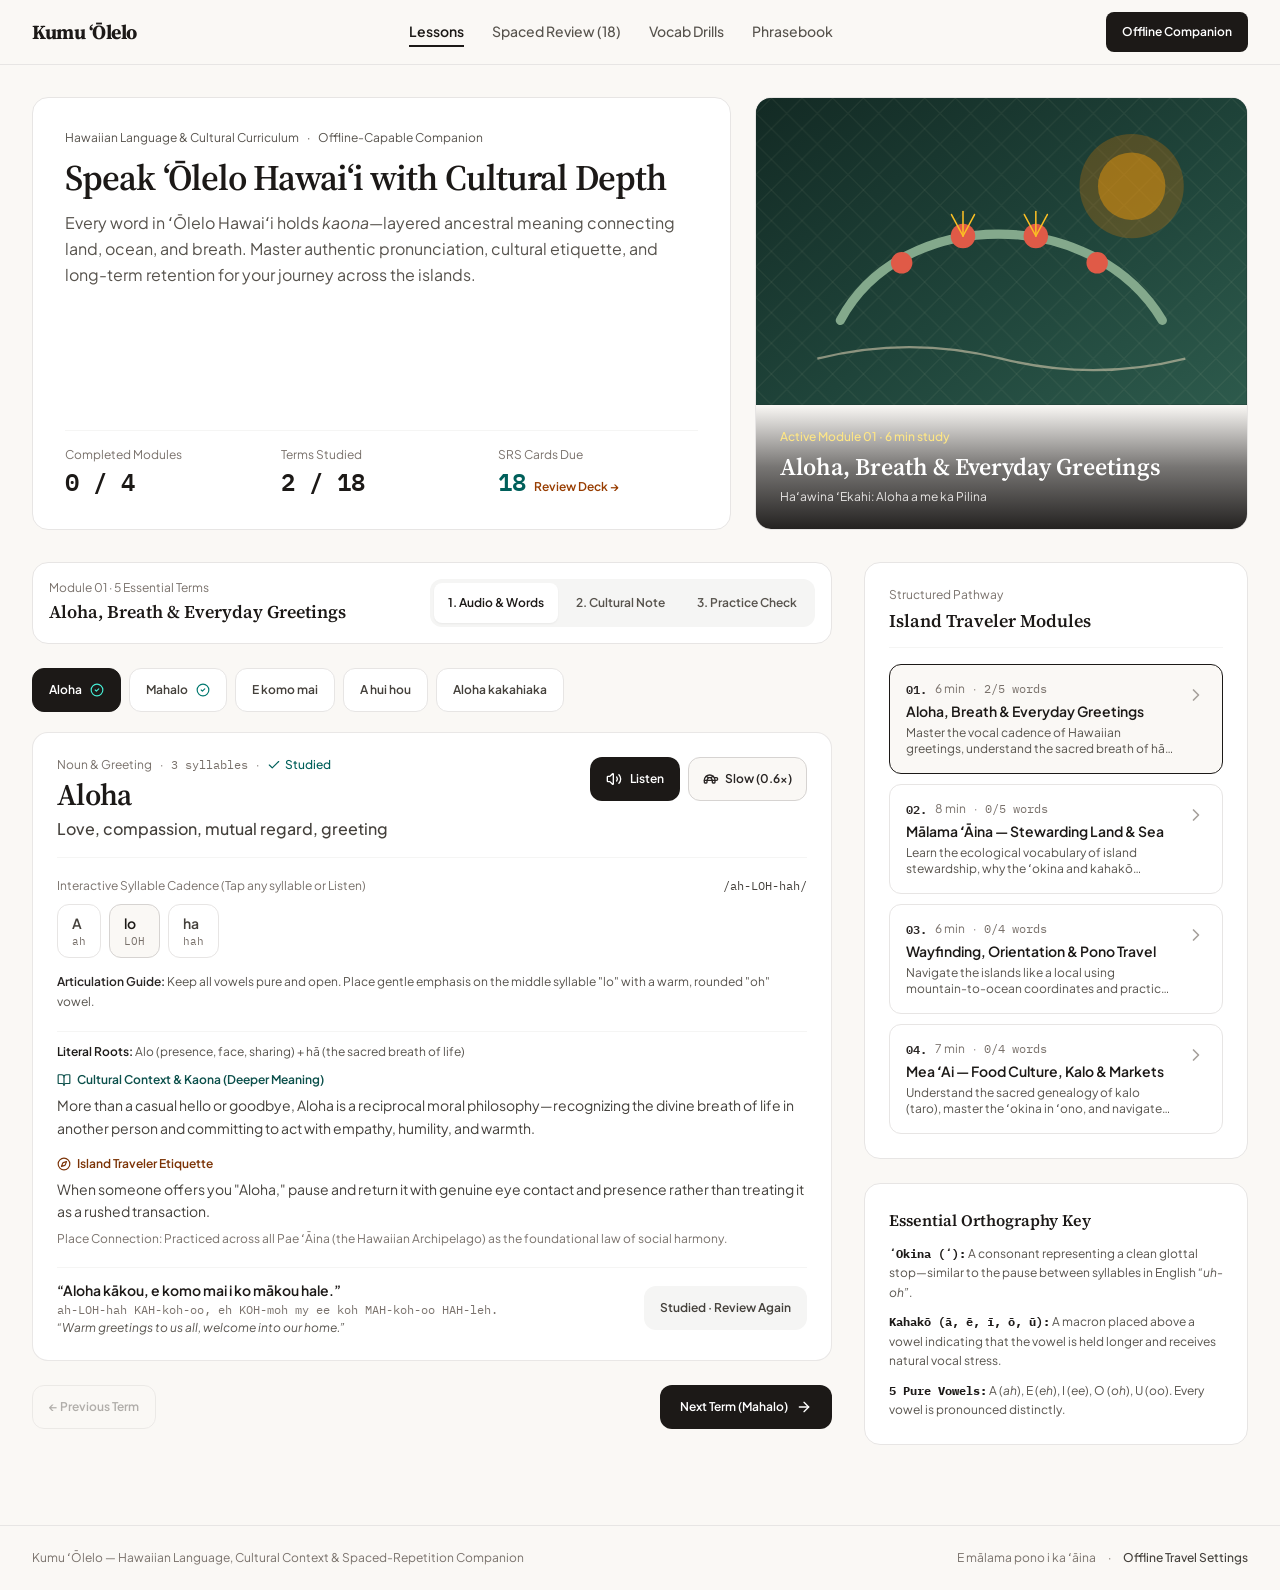
<file: index.html>
<!doctype html>
<html lang="en">
  <head>
    <meta charset="UTF-8" />
    <meta name="viewport" content="width=device-width, initial-scale=1.0" />
    <title>Kumu ʻŌlelo — Hawaiian Language & Cultural Companion</title>
    <meta name="description" content="Learn ʻŌlelo Hawaiʻi through interactive lessons, audio pronunciation guides, deep cultural context notes, spaced-repetition flashcards, and offline traveler phrasebooks." />
    <meta property="og:title" content="Kumu ʻŌlelo — Hawaiian Language & Cultural Companion" />
    <meta property="og:description" content="Learn ʻŌlelo Hawaiʻi through interactive lessons, audio pronunciation guides, deep cultural context notes, spaced-repetition flashcards, and offline traveler phrasebooks." />
    <meta property="og:type" content="website" />
    <meta name="twitter:card" content="summary_large_image" />
    <meta name="theme-color" content="#FAF8F5" />
    <meta name="mobile-web-app-capable" content="yes" />
    <meta name="apple-mobile-web-app-capable" content="yes" />
    <meta name="apple-mobile-web-app-status-bar-style" content="default" />
    <meta name="apple-mobile-web-app-title" content="Kumu ʻŌlelo" />
    <link rel="apple-touch-icon" href="./apple-touch-icon.png" />
    <link rel="icon" type="image/svg+xml" href="./icon.svg" />
    <link rel="preconnect" href="https://fonts.googleapis.com" />
    <link rel="preconnect" href="https://fonts.gstatic.com" crossorigin />
    <link href="https://fonts.googleapis.com/css2?family=IBM+Plex+Mono:wght@400;500;600&family=Plus+Jakarta+Sans:wght@400;500;600;700&family=Source+Serif+4:ital,opsz,wght@0,8..60,500;0,8..60,600;0,8..60,700;1,8..60,400&display=swap" rel="stylesheet" />
    <script type="module" crossorigin src="./assets/index-DEdtWmtG.js"></script>
    <link rel="stylesheet" crossorigin href="./assets/index-DvSF_ovN.css">
    <link rel="manifest" href="./manifest.webmanifest"><script id="vite-plugin-pwa:register-sw" src="./registerSW.js"></script></head>
    <body class="bg-[#FAF8F5] text-stone-900 antialiased selection:bg-teal-800 selection:text-white">
      <div id="root"></div>
    </body>
</html>
</file>
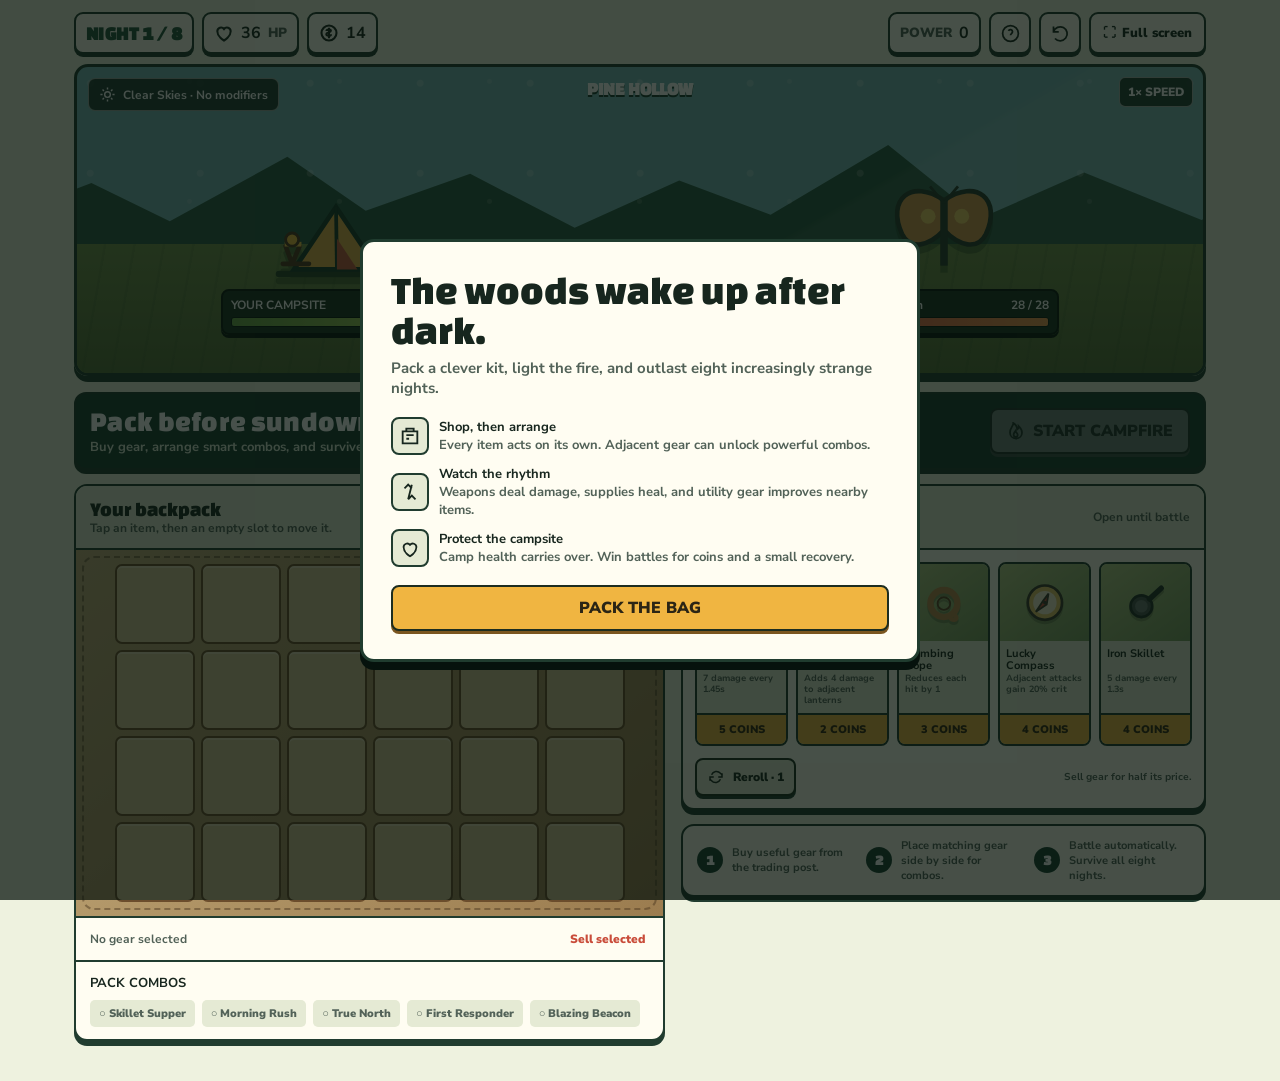
<file: backpack-battler.html>
<!doctype html>
<html lang="en">
<head>
  <meta charset="utf-8" />
  <meta name="viewport" content="width=device-width, initial-scale=1, viewport-fit=cover" />
  <meta name="color-scheme" content="light dark" />
  <meta name="theme-color" content="#173d30" />
  <link rel="icon" href="data:," />
  <title>Backpack Battler: Campground</title>
  <style>
    @import url('https://fonts.googleapis.com/css2?family=Changa+One:ital@0;1&family=Nunito+Sans:opsz,wght@6..12,500;6..12,700;6..12,900&display=swap');
    :root{
      color-scheme:light dark;
      --bg:#eef2df;--panel:#fffdf2;--panel2:#e5ead4;--ink:#17261e;--muted:#526258;
      --forest:#173d30;--forest2:#24543d;--moss:#668b48;--lime:#a8c964;--sun:#f0b541;
      --red:#c94c3a;--red2:#8f302c;--blue:#3c8293;--grid:#c5ad7d;--grid-dark:#9b7c4f;
      --line:#203c2f;--shadow:#15342824;--slot:#d8c497;--slot2:#cbb183;
      --white:#fffdf2;
    }
    @media(prefers-color-scheme:dark){:root{
      --bg:#10251d;--panel:#193329;--panel2:#203f32;--ink:#f3f0dc;--muted:#b9c5b6;
      --forest:#0d241c;--forest2:#285b43;--moss:#86aa5f;--lime:#b9d873;--sun:#f5c45b;
      --red:#e76a56;--red2:#a13e35;--blue:#65a7b5;--grid:#7d6542;--grid-dark:#57452f;
      --line:#0a1b14;--shadow:#00000045;--slot:#6d5739;--slot2:#5a472f;--white:#fff8df;
    }}
    *{box-sizing:border-box}
    html,body{margin:0;min-height:100%;background:var(--bg);color:var(--ink)}
    body{font-family:"Nunito Sans",sans-serif;font-weight:700;overflow-x:hidden}
    button{font:inherit}
    button:focus-visible{outline:3px solid var(--sun);outline-offset:3px}
    .app{max-width:1180px;margin:0 auto;padding:12px clamp(10px,2vw,24px) 40px}
    .hud{display:flex;align-items:center;justify-content:space-between;gap:10px;margin-bottom:10px;flex-wrap:wrap}
    .hud-group{display:flex;gap:8px;align-items:center;flex-wrap:wrap}
    .stat{display:flex;align-items:center;gap:7px;background:var(--panel);border:2px solid var(--line);box-shadow:0 3px 0 var(--line);padding:7px 10px;border-radius:9px;min-height:42px}
    .stat svg{width:20px;height:20px;stroke-width:2.5}.stat strong{font-size:16px}.stat small{color:var(--muted);font-weight:900}
    .night{font-family:"Changa One",sans-serif;letter-spacing:.4px;font-size:19px;color:var(--forest2)}
    @media(prefers-color-scheme:dark){.night{color:var(--lime)}}
    .icon-btn{width:42px;height:42px;border:2px solid var(--line);border-radius:9px;background:var(--panel);color:var(--ink);box-shadow:0 3px 0 var(--line);display:grid;place-items:center;cursor:pointer}
    .icon-btn:active,.btn:active,.shop-buy:active{transform:translateY(2px);box-shadow:0 1px 0 var(--line)}
    .icon-btn svg{width:21px;height:21px}
    .fs-btn{height:42px;border:2px solid var(--line);border-radius:9px;background:var(--panel);color:var(--ink);box-shadow:0 3px 0 var(--line);display:inline-flex;align-items:center;gap:6px;padding:0 12px;font-weight:900;font-size:13px;cursor:pointer}
    .fs-btn:active{transform:translateY(2px);box-shadow:0 1px 0 var(--line)}

    .arena{position:relative;min-height:312px;overflow:hidden;border:3px solid var(--line);border-radius:14px;background:linear-gradient(#79b6b9 0 58%,#78934d 58%);box-shadow:0 6px 0 var(--line);margin-bottom:16px;isolation:isolate}
    .arena:before{content:"";position:absolute;inset:0 0 42% 0;opacity:.4;background:radial-gradient(circle at 12% 18%,#fff7 0 3px,transparent 4px),radial-gradient(circle at 75% 12%,#fff5 0 2px,transparent 3px),linear-gradient(150deg,transparent 70%,#ffffff1f 71%);background-size:110px 90px,150px 120px,100% 100%}
    .hills{position:absolute;left:-8%;right:-8%;bottom:38%;height:43%;background:var(--forest2);clip-path:polygon(0 100%,0 74%,8% 44%,14% 73%,23% 24%,29% 65%,37% 37%,45% 78%,53% 42%,60% 68%,69% 15%,76% 71%,84% 36%,93% 72%,100% 42%,100% 100%);opacity:.92;z-index:-1}
    .ground{position:absolute;inset:58% 0 0;background:linear-gradient(#73904b,#566f39)}
    .ground:after{content:"";position:absolute;inset:0;background:repeating-linear-gradient(100deg,transparent 0 26px,#2d4d2922 27px 29px)}
    .weather{position:absolute;top:11px;left:11px;z-index:4;background:#10271dd9;color:#fff;padding:7px 10px;border:1px solid #fff8;border-radius:7px;font-size:12px;display:flex;gap:7px;align-items:center}
    .weather svg{width:17px;height:17px}
    .stage-title{position:absolute;top:12px;left:50%;transform:translateX(-50%);z-index:3;color:#fff;text-shadow:0 2px 0 #173d30;font-family:"Changa One";font-size:18px;white-space:nowrap}
    .fighter{position:absolute;bottom:38px;width:36%;z-index:2;display:flex;flex-direction:column;align-items:center}.fighter.player{left:5%}.fighter.enemy{right:5%}
    .sprite{height:112px;width:150px;display:grid;place-items:center;filter:drop-shadow(0 7px 0 #18301c55);transform-origin:50% 90%}.sprite svg{width:100%;height:100%}
    .fighter.attacking .sprite{animation:bop .22s ease}.fighter.hit .sprite{animation:hit .25s ease}.fighter.heal .sprite{animation:heal .5s ease}
    @keyframes bop{50%{transform:translateX(16px) rotate(4deg)}}@keyframes hit{25%{transform:translateX(-8px);filter:brightness(2) sepia(1) saturate(5)}75%{transform:translateX(7px)}}@keyframes heal{50%{filter:drop-shadow(0 0 14px #d4ff89);transform:translateY(-4px)}}
    .enemy.attacking .sprite{animation-name:bopEnemy}@keyframes bopEnemy{50%{transform:translateX(-16px) rotate(-4deg)}}
    .nameplate{width:min(230px,100%);background:#10271de3;color:#fff;border:2px solid #06120d;border-radius:8px;padding:6px 8px;text-align:center;box-shadow:0 3px 0 #06120d}
    .fighter-name{display:flex;justify-content:space-between;align-items:center;font-size:12px;margin-bottom:4px;gap:6px}.fighter-name strong{white-space:nowrap;overflow:hidden;text-overflow:ellipsis}
    .hpbar{height:10px;border:1px solid #07160f;background:#3a1d1a;border-radius:3px;overflow:hidden}.hpfill{height:100%;width:100%;background:linear-gradient(90deg,#e55945,#f19b50);transition:width .22s}
    .player .hpfill{background:linear-gradient(90deg,#6ca649,#b7d85f)}
    .combat-log{position:absolute;left:50%;bottom:12px;transform:translateX(-50%);z-index:5;max-width:52%;background:#0c1d16d9;color:#fff;border:1px solid #ffffff55;border-radius:7px;padding:7px 12px;text-align:center;font-size:12px;min-width:260px}
    .burst{position:absolute;z-index:8;font-family:"Changa One";font-size:26px;color:#fff;text-shadow:2px 2px 0 #772c25;animation:float .8s ease-out forwards;pointer-events:none}
    .burst.heal-burst{color:#ddff8d;text-shadow:2px 2px #27451f}@keyframes float{from{opacity:1;transform:translateY(0) scale(.8)}to{opacity:0;transform:translateY(-50px) scale(1.2)}}
    .battle-tools{position:absolute;right:10px;top:10px;z-index:5}.speed-btn{border:1px solid #ffffff99;background:#10271dd9;color:#fff;border-radius:6px;padding:6px 8px;cursor:pointer;font-size:12px;font-weight:900}

    .prep-banner{display:flex;align-items:center;justify-content:space-between;gap:14px;background:var(--forest);color:#fff;border:2px solid var(--line);border-radius:12px;padding:12px 14px;box-shadow:0 4px 0 var(--line);margin-bottom:14px}
    .prep-copy h1{font-family:"Changa One";font-size:clamp(20px,3vw,28px);margin:0 0 2px;font-weight:400;letter-spacing:.3px}.prep-copy p{margin:0;color:#dce8d7;font-size:13px}
    .btn{border:2px solid #1d2d20;border-radius:8px;background:var(--sun);color:#2b2515;padding:10px 15px;box-shadow:0 3px 0 #7b5620;cursor:pointer;font-weight:900;white-space:nowrap;display:inline-flex;align-items:center;justify-content:center;gap:8px}
    .btn svg{width:18px;height:18px}.btn:disabled{filter:grayscale(1);opacity:.55;cursor:not-allowed}.btn.secondary{background:var(--panel2);color:var(--ink);box-shadow:0 3px 0 var(--line)}
    .layout{display:grid;grid-template-columns:minmax(360px,1.06fr) minmax(360px,.94fr);gap:16px;align-items:start}
    .section{background:var(--panel);border:2px solid var(--line);border-radius:13px;box-shadow:0 5px 0 var(--line);overflow:hidden}
    .section-head{display:flex;align-items:center;justify-content:space-between;gap:12px;padding:12px 14px;border-bottom:2px solid var(--line);background:var(--panel2)}
    .section-head h2{font-family:"Changa One";font-weight:400;margin:0;font-size:20px}.section-head p{margin:0;font-size:12px;color:var(--muted)}
    .bag-wrap{padding:14px;background:linear-gradient(140deg,var(--grid),var(--grid-dark));position:relative}
    .bag-wrap:before{content:"";position:absolute;inset:6px;border:2px dashed #4a361f77;border-radius:12px;pointer-events:none}
    .bag-grid{position:relative;display:grid;grid-template-columns:repeat(6,1fr);gap:6px;max-width:510px;margin:0 auto}
    .slot{aspect-ratio:1;border:2px solid #6b4d2c;background:var(--slot);border-radius:7px;min-width:0;position:relative;cursor:pointer;box-shadow:inset 0 2px 0 #ffffff47;display:grid;place-items:center;transition:background .12s,transform .12s}
    .slot:hover{background:var(--slot2)}.slot.selected{outline:4px solid var(--sun);z-index:2;transform:scale(.96)}.slot.drop-hint{animation:hint 1s infinite}@keyframes hint{50%{box-shadow:inset 0 0 0 3px var(--sun)}}
    .item{width:100%;height:100%;display:flex;flex-direction:column;justify-content:center;align-items:center;position:relative;padding:4px}.item svg{width:55%;height:55%;overflow:visible;filter:drop-shadow(0 2px 0 #0003)}.item-name{font-size:8px;line-height:1.05;text-align:center;color:#2c2114;font-weight:900;max-width:100%;white-space:nowrap;overflow:hidden;text-overflow:ellipsis}.tier{position:absolute;top:2px;right:3px;font-size:8px;color:#33210e;letter-spacing:-1px}.cooldown{position:absolute;left:4px;right:4px;bottom:3px;height:3px;background:#0003;border-radius:2px;overflow:hidden}.cooldown i{display:block;height:100%;width:0;background:#fff784}.item.ready{animation:ready .18s ease}@keyframes ready{50%{filter:brightness(1.5);transform:scale(1.05)}}
    .bag-foot{padding:9px 14px;border-top:2px solid var(--line);display:flex;justify-content:space-between;gap:8px;align-items:center;font-size:12px;color:var(--muted)}
    .bag-foot button{border:0;background:none;color:var(--red);font:inherit;font-weight:900;cursor:pointer;padding:4px}
    .synergies{padding:12px 14px;border-top:2px solid var(--line)}.synergies h3{font-size:13px;margin:0 0 8px}.synergy-list{display:flex;gap:7px;flex-wrap:wrap}.synergy{font-size:11px;padding:5px 8px;border-radius:5px;background:var(--panel2);color:var(--muted);border:1px solid transparent}.synergy.active{background:#dcecb0;color:#26351d;border-color:#6a8945}.synergy strong{font-weight:900}
    @media(prefers-color-scheme:dark){.synergy.active{background:#405a2c;color:#f3f0dc;border-color:#93b966}.item-name,.tier{color:#2c2114}}

    .shop{padding:12px;display:grid;grid-template-columns:repeat(5,1fr);gap:8px}.shop-card{min-width:0;background:var(--panel2);border:2px solid var(--line);border-radius:8px;overflow:hidden;display:flex;flex-direction:column}.shop-art{aspect-ratio:1.15;display:grid;place-items:center;background:linear-gradient(145deg,#b7cc89,#7b9d62);position:relative}.shop-art svg{width:56%;height:56%;filter:drop-shadow(0 3px 0 #0003)}.shop-card h3{font-size:11px;line-height:1.05;margin:7px 6px 2px;min-height:23px}.shop-card p{font-size:9px;line-height:1.2;color:var(--muted);margin:0 6px 7px;flex:1}.shop-buy{border:0;border-top:2px solid var(--line);padding:7px 3px;background:var(--sun);color:#322510;font-weight:900;font-size:11px;cursor:pointer}.shop-buy:disabled{filter:grayscale(1);opacity:.5}.sold{opacity:.45}.sold .shop-art:after{content:"PACKED";position:absolute;inset:auto 0 8px;background:#13271dde;color:#fff;text-align:center;font-size:9px;padding:3px;transform:rotate(-7deg)}
    .shop-actions{padding:0 12px 12px;display:flex;gap:8px}.shop-actions .btn{font-size:12px;padding:8px 10px}.shop-actions .tip{margin-left:auto;align-self:center;font-size:10px;color:var(--muted);text-align:right}
    .guide{margin-top:14px;padding:12px 14px;display:grid;grid-template-columns:repeat(3,1fr);gap:12px}.guide-step{display:flex;align-items:center;gap:9px;font-size:11px;color:var(--muted)}.guide-step b{display:grid;place-items:center;flex:0 0 26px;height:26px;border-radius:50%;background:var(--forest);color:#fff;font-family:"Changa One";font-size:14px}

    .modal-backdrop{position:fixed;inset:0;background:#07130dbd;z-index:50;display:grid;place-items:center;padding:18px}.modal-backdrop.hidden{display:none}.modal{width:min(560px,100%);max-height:90vh;overflow:auto;background:var(--panel);border:3px solid var(--line);border-radius:14px;box-shadow:0 8px 0 #06120d;padding:clamp(18px,4vw,28px)}.modal h2{font-family:"Changa One";font-size:clamp(28px,7vw,40px);font-weight:400;margin:0 0 8px;line-height:1}.modal .lead{font-size:15px;color:var(--muted);margin:0 0 19px}.rules{display:grid;gap:10px;margin:18px 0}.rule{display:grid;grid-template-columns:38px 1fr;gap:10px;align-items:center}.rule-icon{width:38px;height:38px;background:var(--panel2);border:2px solid var(--line);border-radius:8px;display:grid;place-items:center}.rule-icon svg{width:22px;height:22px}.rule p{margin:0;font-size:13px;color:var(--muted)}.rule strong{display:block;color:var(--ink)}.modal-actions{display:flex;gap:9px;flex-wrap:wrap;margin-top:18px}.modal-actions .btn{flex:1}.result-stats{display:grid;grid-template-columns:repeat(3,1fr);gap:8px;margin:16px 0}.result-stat{background:var(--panel2);border:1px solid var(--line);padding:10px;text-align:center;border-radius:7px}.result-stat strong{display:block;font-family:"Changa One";font-size:24px}.result-stat small{color:var(--muted)}
    .toast{position:fixed;left:50%;bottom:24px;z-index:80;transform:translate(-50%,20px);opacity:0;background:#10271d;color:#fff;border:2px solid #fff7;padding:9px 14px;border-radius:8px;box-shadow:0 4px 14px #0006;font-size:12px;transition:.2s;pointer-events:none}.toast.show{opacity:1;transform:translate(-50%,0)}

    @media(max-width:780px){
      .app{padding:9px 9px 30px}.layout{grid-template-columns:1fr}.arena{min-height:285px}.sprite{height:93px;width:120px}.fighter{width:42%;bottom:42px}.fighter.player{left:2%}.fighter.enemy{right:2%}.stage-title{top:48px;font-size:16px}.combat-log{min-width:0;width:84%;max-width:none;bottom:9px}.shop{grid-template-columns:repeat(3,1fr)}.shop-card:nth-child(n+4){margin-top:2px}.prep-banner{align-items:flex-start}.prep-copy p{max-width:250px}.guide{grid-template-columns:1fr}.bag-grid{gap:4px}.slot{border-width:1.5px}.stat{padding:6px 8px}.hud{align-items:flex-start}.hud-group{gap:6px}.shop-actions .tip{display:none}
    }
    @media(max-width:430px){.arena{min-height:268px}.weather{font-size:10px;top:8px;left:8px}.battle-tools{top:7px;right:7px}.fighter{bottom:40px}.sprite{height:82px;width:105px}.nameplate{padding:5px}.fighter-name{font-size:10px}.prep-banner{flex-direction:column}.prep-banner .btn{width:100%}.shop{gap:6px;padding:9px}.section-head{padding:10px 11px}.bag-wrap{padding:11px}.item-name{font-size:7px}.result-stats{grid-template-columns:1fr 1fr}.result-stat:last-child{grid-column:1/-1}}
    @media(prefers-reduced-motion:reduce){*,*:before,*:after{animation-duration:.01ms!important;animation-iteration-count:1!important;scroll-behavior:auto!important;transition-duration:.01ms!important}}
  </style>
</head>
<body>
  <main class="app">
    <section class="hud" aria-label="Run status">
      <div class="hud-group">
        <div class="stat night" id="nightStat">NIGHT 1 / 8</div>
        <div class="stat" title="Camp health"><svg viewBox="0 0 24 24" fill="none" stroke="currentColor"><path d="M12 21s-8-4.7-8-11a4.5 4.5 0 0 1 8-2.8A4.5 4.5 0 0 1 20 10c0 6.3-8 11-8 11Z"/></svg><strong id="hpStat">36</strong><small>HP</small></div>
        <div class="stat" title="Coins"><svg viewBox="0 0 24 24" fill="none" stroke="currentColor"><circle cx="12" cy="12" r="9"/><path d="M9 9.5c0-1 1.1-1.8 2.6-1.8s2.7.6 2.7 1.7-1.1 1.5-2.7 1.9-2.8.9-2.8 2 1.2 2 2.8 2 2.8-.8 2.8-1.9M12 5.8v12.4"/></svg><strong id="coinStat">14</strong></div>
      </div>
      <div class="hud-group">
        <div class="stat"><small>POWER</small><strong id="powerStat">0</strong></div>
        <button class="icon-btn" id="helpBtn" aria-label="How to play" title="How to play"><svg viewBox="0 0 24 24" fill="none" stroke="currentColor" stroke-width="2"><circle cx="12" cy="12" r="9"/><path d="M9.7 9a2.4 2.4 0 0 1 4.6 1c0 2-2.3 2.2-2.3 4M12 18h.01"/></svg></button>
        <button class="icon-btn" id="restartBtn" aria-label="Restart run" title="Restart run"><svg viewBox="0 0 24 24" fill="none" stroke="currentColor" stroke-width="2"><path d="M4 10a8 8 0 1 1 1.7 7.7M4 4v6h6"/></svg></button>
        <button class="fs-btn" id="fsBtn" type="button" aria-label="Toggle full screen"><span aria-hidden="true">⛶</span> <span class="fs-label">Full screen</span></button>
      </div>
    </section>

    <section class="arena" aria-label="Campground battle arena">
      <div class="hills"></div><div class="ground"></div>
      <div class="weather" id="weatherBadge"></div>
      <div class="stage-title" id="stageTitle">PINE HOLLOW</div>
      <div class="battle-tools"><button class="speed-btn" id="speedBtn" type="button">1× SPEED</button></div>
      <div class="fighter player" id="playerFighter">
        <div class="sprite" aria-hidden="true">
          <svg viewBox="0 0 160 120"><path d="M19 104h124" stroke="#294329" stroke-width="7" stroke-linecap="round"/><path d="m35 99 45-67 45 67Z" fill="#e8b14a" stroke="#173a2d" stroke-width="5"/><path d="m80 32 1 67" stroke="#173a2d" stroke-width="4"/><path d="m81 66 22 33H81Z" fill="#c95b3f"/><path d="M23 93h28M33 93l-7-19M33 93l8-19" stroke="#513820" stroke-width="5" stroke-linecap="round"/><path d="M25 72h18" stroke="#f4c44c" stroke-width="5"/><circle cx="33" cy="67" r="7" fill="#f2bd40" stroke="#513820" stroke-width="3"/></svg>
        </div>
        <div class="nameplate"><div class="fighter-name"><strong>YOUR CAMPSITE</strong><span id="playerHpText">36 / 36</span></div><div class="hpbar"><div class="hpfill" id="playerHpFill"></div></div></div>
      </div>
      <div class="fighter enemy" id="enemyFighter">
        <div class="sprite" id="enemySprite" aria-hidden="true"></div>
        <div class="nameplate"><div class="fighter-name"><strong id="enemyName">Campfire Moth</strong><span id="enemyHpText">24 / 24</span></div><div class="hpbar"><div class="hpfill" id="enemyHpFill"></div></div></div>
      </div>
      <div class="combat-log" id="combatLog" aria-live="polite">Pack your gear, then start the campfire.</div>
    </section>

    <section class="prep-banner">
      <div class="prep-copy"><h1 id="phaseTitle">Pack before sundown.</h1><p id="phaseDesc">Buy gear, arrange smart combos, and survive tonight's visitor.</p></div>
      <button class="btn" id="battleBtn"><svg viewBox="0 0 24 24" fill="none" stroke="currentColor" stroke-width="2.4"><path d="M12 22c5 0 8-3.6 8-8.1 0-3.2-1.8-5.8-4.5-8.5.1 2.1-.8 3.7-2 4.4.1-3.6-2.2-6.6-5.1-8.3.3 3.5-4.4 6.3-4.4 12.4C4 18.4 7.1 22 12 22Z"/><path d="M12 20c-2 0-3.2-1.5-3.2-3.3 0-2 1.5-3.2 2.5-4.7.3 1.5 1.2 2 1.8 2.7.7.8 1.1 1.5 1.1 2.4 0 1.6-.9 2.9-2.2 2.9Z"/></svg><span>START CAMPFIRE</span></button>
    </section>

    <div class="layout">
      <section class="section">
        <div class="section-head"><div><h2>Your backpack</h2><p id="bagHint">Tap an item, then an empty slot to move it.</p></div><p id="capacity">0 / 24 slots</p></div>
        <div class="bag-wrap"><div class="bag-grid" id="bagGrid" aria-label="Backpack item grid"></div></div>
        <div class="bag-foot"><span id="selectionLabel">No gear selected</span><button id="sellBtn" disabled>Sell selected</button></div>
        <div class="synergies"><h3>PACK COMBOS</h3><div class="synergy-list" id="synergyList"></div></div>
      </section>

      <div>
        <section class="section">
          <div class="section-head"><div><h2>Trading post</h2><p>Fresh stock each night</p></div><p id="shopTimer">Open until battle</p></div>
          <div class="shop" id="shop"></div>
          <div class="shop-actions"><button class="btn secondary" id="rerollBtn"><svg viewBox="0 0 24 24" fill="none" stroke="currentColor" stroke-width="2"><path d="M20 7v5h-5M4 17v-5h5"/><path d="M6.1 9a7 7 0 0 1 11.8-2L20 9M4 15l2.1 2a7 7 0 0 0 11.8-2"/></svg>Reroll · 1</button><span class="tip">Sell gear for half its price.</span></div>
        </section>
        <section class="section guide" aria-label="Quick game guide">
          <div class="guide-step"><b>1</b><span>Buy useful gear from the trading post.</span></div>
          <div class="guide-step"><b>2</b><span>Place matching gear side by side for combos.</span></div>
          <div class="guide-step"><b>3</b><span>Battle automatically. Survive all eight nights.</span></div>
        </section>
      </div>
    </div>
  </main>

  <div class="modal-backdrop" id="introModal">
    <div class="modal" role="dialog" aria-modal="true" aria-labelledby="introTitle">
      <h2 id="introTitle">The woods wake up after dark.</h2>
      <p class="lead">Pack a clever kit, light the fire, and outlast eight increasingly strange nights.</p>
      <div class="rules">
        <div class="rule"><div class="rule-icon"><svg viewBox="0 0 24 24" fill="none" stroke="currentColor" stroke-width="2"><path d="M4 7h16v13H4zM8 7V4h8v3M8 11h8M8 15h3"/></svg></div><p><strong>Shop, then arrange</strong>Every item acts on its own. Adjacent gear can unlock powerful combos.</p></div>
        <div class="rule"><div class="rule-icon"><svg viewBox="0 0 24 24" fill="none" stroke="currentColor" stroke-width="2"><path d="m14 4-4 16M6 8l4-4 4 4M10 20l4-4 4 4"/></svg></div><p><strong>Watch the rhythm</strong>Weapons deal damage, supplies heal, and utility gear improves nearby items.</p></div>
        <div class="rule"><div class="rule-icon"><svg viewBox="0 0 24 24" fill="none" stroke="currentColor" stroke-width="2"><path d="M12 21s-7-4-7-10a4 4 0 0 1 7-2.5A4 4 0 0 1 19 11c0 6-7 10-7 10Z"/></svg></div><p><strong>Protect the campsite</strong>Camp health carries over. Win battles for coins and a small recovery.</p></div>
      </div>
      <div class="modal-actions"><button class="btn" id="playBtn">PACK THE BAG</button></div>
    </div>
  </div>
  <div class="modal-backdrop hidden" id="resultModal"><div class="modal" role="dialog" aria-modal="true" aria-labelledby="resultTitle"><h2 id="resultTitle"></h2><p class="lead" id="resultText"></p><div class="result-stats" id="resultStats"></div><div class="modal-actions" id="resultActions"></div></div></div>
  <div class="toast" id="toast" role="status"></div>

<script>
(function(){
  'use strict';
  const $=s=>document.querySelector(s), $$=s=>Array.from(document.querySelectorAll(s));
  const icon={
    hatchet:'<svg viewBox="0 0 48 48"><path d="M29 7c7 0 11 4 12 10l-13 7-7-9Z" fill="#91a7a1" stroke="#263b34" stroke-width="3"/><path d="m27 19-15 24" stroke="#744625" stroke-width="6" stroke-linecap="round"/><path d="m29 7-8 8 7 9 13-7" fill="none" stroke="#263b34" stroke-width="3"/></svg>',
    lantern:'<svg viewBox="0 0 48 48"><path d="M17 13c0-7 14-7 14 0" fill="none" stroke="#303d36" stroke-width="3"/><path d="M15 17h18l3 25H12Z" fill="#e8aa35" stroke="#303d36" stroke-width="3"/><path d="M18 22h12l2 14H16Z" fill="#fff1a0"/><path d="M14 17h20" stroke="#303d36" stroke-width="4"/></svg>',
    skillet:'<svg viewBox="0 0 48 48"><circle cx="19" cy="28" r="12" fill="#46514d" stroke="#202d28" stroke-width="3"/><circle cx="19" cy="28" r="7" fill="#67746f"/><path d="m28 20 13-12" stroke="#202d28" stroke-width="6" stroke-linecap="round"/></svg>',
    firstaid:'<svg viewBox="0 0 48 48"><rect x="7" y="12" width="34" height="29" rx="5" fill="#e5e8dd" stroke="#263b34" stroke-width="3"/><path d="M18 12V7h12v5" fill="none" stroke="#263b34" stroke-width="3"/><path d="M21 19h7v6h6v7h-6v6h-7v-6h-6v-7h6Z" fill="#d54e41"/></svg>',
    coffee:'<svg viewBox="0 0 48 48"><path d="M9 18h27v19a7 7 0 0 1-7 7H16a7 7 0 0 1-7-7Z" fill="#d67742" stroke="#382b22" stroke-width="3"/><path d="M36 23h4c6 0 6 10 0 10h-4M17 13c-4-4 3-5 0-9M26 13c-4-4 3-5 0-9" fill="none" stroke="#382b22" stroke-width="3" stroke-linecap="round"/></svg>',
    compass:'<svg viewBox="0 0 48 48"><circle cx="24" cy="24" r="19" fill="#e3c46a" stroke="#3a392d" stroke-width="3"/><circle cx="24" cy="24" r="13" fill="#f4edd3"/><path d="m28 14-2 12-12 8 8-12Z" fill="#c94c3a" stroke="#3a392d" stroke-width="2"/><circle cx="24" cy="24" r="2" fill="#3a392d"/></svg>',
    rope:'<svg viewBox="0 0 48 48"><circle cx="24" cy="25" r="15" fill="none" stroke="#b8874e" stroke-width="7"/><circle cx="24" cy="25" r="7" fill="none" stroke="#5e4328" stroke-width="2"/><path d="M34 36c7 5 3 9-2 6" fill="none" stroke="#b8874e" stroke-width="5" stroke-linecap="round"/></svg>',
    bell:'<svg viewBox="0 0 48 48"><path d="M13 34h22c-3-3-4-7-4-14 0-9-14-9-14 0 0 7-1 11-4 14Z" fill="#e7b447" stroke="#453921" stroke-width="3"/><path d="M20 37c1 6 7 6 8 0M24 10V6" fill="none" stroke="#453921" stroke-width="3" stroke-linecap="round"/></svg>',
    firewood:'<svg viewBox="0 0 48 48"><path d="m7 36 30-22M11 15l28 24" stroke="#7a482a" stroke-width="9" stroke-linecap="round"/><path d="m7 36 30-22M11 15l28 24" stroke="#3e2e22" stroke-width="2" stroke-linecap="round"/><circle cx="8" cy="36" r="5" fill="#c49052" stroke="#3e2e22" stroke-width="2"/><circle cx="40" cy="40" r="5" fill="#c49052" stroke="#3e2e22" stroke-width="2"/></svg>',
    snack:'<svg viewBox="0 0 48 48"><path d="M11 8h26l-3 34H14Z" fill="#e8d9a0" stroke="#3b3929" stroke-width="3"/><path d="M12 15h24M17 23c5-5 10-5 15 0-5 5-10 5-15 0Z" fill="#91aa50" stroke="#3b3929" stroke-width="2"/></svg>',
    spray:'<svg viewBox="0 0 48 48"><path d="M17 17h17v26H14V20Z" fill="#81b689" stroke="#263b34" stroke-width="3"/><path d="M20 17V9h14M30 9v5M34 9h7" fill="none" stroke="#263b34" stroke-width="3"/><path d="M20 25h10v10H20Z" fill="#e9e2b7"/></svg>'
  };
  const ITEMS={
    hatchet:{name:'Trail Hatchet',cost:5,type:'weapon',power:7,cd:1450,desc:'7 damage every 1.45s',icon:'hatchet'},
    lantern:{name:'Bright Lantern',cost:4,type:'light',power:4,cd:1050,desc:'4 damage every 1.05s',icon:'lantern'},
    skillet:{name:'Iron Skillet',cost:4,type:'weapon',power:5,cd:1300,desc:'5 damage every 1.3s',icon:'skillet'},
    firstaid:{name:'First-Aid Kit',cost:5,type:'heal',power:4,cd:2900,desc:'Restores 4 camp health',icon:'firstaid'},
    coffee:{name:'Camp Coffee',cost:3,type:'boost',power:0,cd:0,desc:'Adjacent gear acts 22% faster',icon:'coffee'},
    compass:{name:'Lucky Compass',cost:4,type:'boost',power:0,cd:0,desc:'Adjacent attacks gain 20% crit',icon:'compass'},
    rope:{name:'Climbing Rope',cost:3,type:'guard',power:1,cd:0,desc:'Reduces each hit by 1',icon:'rope'},
    bell:{name:'Bear Bell',cost:3,type:'weapon',power:2,cd:700,desc:'2 damage every 0.7s',icon:'bell'},
    firewood:{name:'Dry Firewood',cost:2,type:'boost',power:0,cd:0,desc:'Adds 4 damage to adjacent lanterns',icon:'firewood'},
    snack:{name:'Trail Snacks',cost:2,type:'food',power:0,cd:0,desc:'Heal 3 after a victory',icon:'snack'},
    spray:{name:'Bug Spray',cost:3,type:'guard',power:0,cd:0,desc:'Slows enemy attacks by 12%',icon:'spray'}
  };
  const ENEMIES=[
    {name:'Campfire Moth',hp:28,dmg:3,cd:1700,reward:5,kind:'moth'},
    {name:'Snack-Snatching Raccoon',hp:45,dmg:5,cd:1650,reward:6,kind:'raccoon'},
    {name:'Mosquito Cloud',hp:58,dmg:3,cd:850,reward:7,kind:'mosquito'},
    {name:'Muddy Boar',hp:82,dmg:8,cd:1750,reward:8,kind:'boar'},
    {name:'Storm Sprite',hp:104,dmg:7,cd:1250,reward:9,kind:'storm'},
    {name:'Trail Troll',hp:132,dmg:11,cd:1750,reward:10,kind:'troll'},
    {name:'Sasquatch Scout',hp:165,dmg:12,cd:1500,reward:12,kind:'sasquatch'},
    {name:'Old Mossback',hp:215,dmg:15,cd:1450,reward:20,kind:'boss'}
  ];
  const WEATHER=[
    {name:'Clear Skies',key:'clear',desc:'No modifiers'},
    {name:'Soft Rain',key:'rain',desc:'Lanterns act 12% slower'},
    {name:'Cool Night',key:'cool',desc:'Healing is 25% stronger'},
    {name:'Full Moon',key:'moon',desc:'Enemy acts 10% faster'},
    {name:'Tailwind',key:'wind',desc:'Bear bells act 15% faster'}
  ];
  const SYNERGIES=[
    ['Skillet Supper','skillet','snack'],['Morning Rush','coffee','weapon'],['True North','compass','attack'],['First Responder','firstaid','rope'],['Blazing Beacon','lantern','firewood']
  ];
  let state, battle=null, raf=null, speed=1, selected=null, toastTimer;
  function freshState(){return {night:1,maxNights:8,coins:14,hp:36,maxHp:36,bag:Array(24).fill(null),shop:[],weather:WEATHER[0],phase:'prep',wins:0,totalDamage:0};}
  function rand(a){return a[Math.floor(Math.random()*a.length)]}
  function newShop(){
    const keys=Object.keys(ITEMS), result=[];
    while(result.length<5){let k=rand(keys); if(!result.includes(k)||Math.random()<.25)result.push(k)}
    state.shop=result.map(k=>({key:k,sold:false}));
  }
  function weatherIcon(key){
    const p={clear:'<circle cx="12" cy="12" r="4"/><path d="M12 2v3M12 19v3M2 12h3M19 12h3M5 5l2 2M17 17l2 2M19 5l-2 2M7 17l-2 2"/>',rain:'<path d="M6 16a5 5 0 1 1 2-9 6 6 0 0 1 11 3 3 3 0 0 1-1 6H6ZM8 19l-1 3M13 19l-1 3M18 19l-1 3"/>',cool:'<path d="M12 2v20M4 7l16 10M20 7 4 17M9 4l3 3 3-3M9 20l3-3 3 3"/>',moon:'<path d="M20 16A9 9 0 0 1 8 4a9 9 0 1 0 12 12Z"/>',wind:'<path d="M3 8h11c4 0 4-5 1-5-2 0-2 1-2 2M3 12h16c4 0 4 6 0 6-2 0-2-1-2-2M3 16h9"/>'};
    return '<svg viewBox="0 0 24 24" fill="none" stroke="currentColor" stroke-width="2">'+p[key]+'</svg>';
  }
  function enemySVG(kind){
    const all={
      moth:'<svg viewBox="0 0 160 120"><path d="M80 25C45 1 18 24 35 61c9 18 29 13 45-4 16 17 36 22 45 4 17-37-10-60-45-36Z" fill="#d69a4f" stroke="#283a2e" stroke-width="5"/><path d="M80 25v70" stroke="#283a2e" stroke-width="8"/><path d="M80 28 65 10M80 28l15-18" stroke="#283a2e" stroke-width="3"/><circle cx="63" cy="42" r="8" fill="#f2cf65"/><circle cx="99" cy="42" r="8" fill="#f2cf65"/></svg>',
      raccoon:'<svg viewBox="0 0 160 120"><path d="M36 91c-19-2-20-20-7-29 9-7 12-19 7-36l24 12c13-6 27-6 40 0l24-12c-5 17-2 29 7 36 13 9 12 27-7 29-25 4-63 4-88 0Z" fill="#85918a" stroke="#26372f" stroke-width="5"/><path d="M47 52c21-16 45-16 66 0l-13 27H60Z" fill="#293832"/><ellipse cx="63" cy="62" rx="8" ry="6" fill="#f4e8ca"/><ellipse cx="97" cy="62" rx="8" ry="6" fill="#f4e8ca"/><path d="m74 77 6 5 6-5" fill="#111c17"/></svg>',
      mosquito:'<svg viewBox="0 0 160 120"><g fill="#293a32" stroke="#d4e2c7" stroke-width="2"><circle cx="45" cy="45" r="8"/><circle cx="92" cy="30" r="8"/><circle cx="115" cy="68" r="8"/><circle cx="65" cy="82" r="8"/></g><g stroke="#293a32" stroke-width="3"><path d="M45 45 30 35m15 10 18-12m29-3L79 16m13 14 17-14m6 52-17-12m17 12 16-13M65 82 49 68m16 14 20-14"/></g><g fill="none" stroke="#eef1d8" stroke-width="4"><ellipse cx="36" cy="40" rx="13" ry="7"/><ellipse cx="54" cy="40" rx="13" ry="7"/><ellipse cx="83" cy="25" rx="13" ry="7"/><ellipse cx="101" cy="25" rx="13" ry="7"/><ellipse cx="106" cy="63" rx="13" ry="7"/><ellipse cx="124" cy="63" rx="13" ry="7"/><ellipse cx="56" cy="77" rx="13" ry="7"/><ellipse cx="74" cy="77" rx="13" ry="7"/></g></svg>',
      boar:'<svg viewBox="0 0 160 120"><path d="M28 74c0-34 29-53 69-43 31 8 42 38 22 59-17 17-74 13-91-16Z" fill="#79563a" stroke="#2f352b" stroke-width="5"/><path d="m91 38 30-24-3 36" fill="#79563a" stroke="#2f352b" stroke-width="5"/><path d="M100 61c31-12 44 20 21 32-16 8-31-5-21-32Z" fill="#a27351" stroke="#2f352b" stroke-width="4"/><path d="M106 90c-8 11-16 2-12-5M127 88c8 9 14 0 10-6" fill="#fff0ce" stroke="#2f352b" stroke-width="3"/><circle cx="111" cy="68" r="3"/><circle cx="126" cy="68" r="3"/></svg>',
      storm:'<svg viewBox="0 0 160 120"><path d="M37 70c-21-16-7-39 17-36 6-22 39-25 51-6 25-5 37 22 20 38-16 15-71 17-88 4Z" fill="#66808a" stroke="#26373a" stroke-width="5"/><path d="m81 65-13 23h15l-6 23 24-32H86l9-14Z" fill="#f3c84f" stroke="#5b4921" stroke-width="3"/><circle cx="61" cy="57" r="4" fill="#fff"/><circle cx="105" cy="57" r="4" fill="#fff"/></svg>',
      troll:'<svg viewBox="0 0 160 120"><path d="M42 100c-16-30-14-65 7-81l18 18c9-5 18-5 27 0l18-18c21 16 23 51 7 81Z" fill="#617b4d" stroke="#253525" stroke-width="5"/><path d="M58 58c14-10 31-10 45 0M62 82c12 8 25 8 37 0" fill="none" stroke="#253525" stroke-width="5"/><circle cx="66" cy="59" r="4" fill="#f5d76e"/><circle cx="98" cy="59" r="4" fill="#f5d76e"/><path d="m76 63-7 12h16" fill="none" stroke="#253525" stroke-width="4"/></svg>',
      sasquatch:'<svg viewBox="0 0 160 120"><path d="M47 103c-11-25-12-57 3-77 13-17 49-17 62 0 15 20 14 52 3 77Z" fill="#8b6541" stroke="#2e3529" stroke-width="5"/><path d="M57 42c8-21 39-21 47 0l-8 29H65Z" fill="#b18a62"/><path d="M60 78c13 8 28 8 41 0" fill="none" stroke="#382b22" stroke-width="5"/><circle cx="67" cy="53" r="4" fill="#1d2721"/><circle cx="94" cy="53" r="4" fill="#1d2721"/></svg>',
      boss:'<svg viewBox="0 0 160 120"><path d="M31 102c-8-28-5-66 18-78l16 12c10-5 20-5 30 0l16-12c23 12 26 50 18 78Z" fill="#495d38" stroke="#203125" stroke-width="6"/><path d="M49 61c16-20 47-20 63 0l-9 32H58Z" fill="#6f8250"/><path d="M58 49c14-10 30-10 44 0" stroke="#263827" stroke-width="7"/><circle cx="64" cy="61" r="5" fill="#efc64f"/><circle cx="98" cy="61" r="5" fill="#efc64f"/><path d="m73 74 8 6 8-6M65 90c11 7 22 7 33 0" fill="none" stroke="#263827" stroke-width="5"/></svg>'
    }; return all[kind];
  }
  function init(){state=freshState();newShop();renderAll();$('#introModal').classList.remove('hidden')}
  function renderAll(){renderHud();renderEnemy();renderBag();renderShop();renderSynergies();renderPhase()}
  function renderHud(){
    $('#nightStat').textContent='NIGHT '+state.night+' / '+state.maxNights;$('#hpStat').textContent=Math.max(0,Math.ceil(state.hp));$('#coinStat').textContent=state.coins;
    const power=state.bag.filter(Boolean).reduce((n,k)=>n+(ITEMS[k].power||1),0);$('#powerStat').textContent=power;
    $('#playerHpText').textContent=Math.max(0,Math.ceil(state.hp))+' / '+state.maxHp;$('#playerHpFill').style.width=Math.max(0,state.hp/state.maxHp*100)+'%';
    $('#weatherBadge').innerHTML=weatherIcon(state.weather.key)+'<span><strong>'+state.weather.name+'</strong> · '+state.weather.desc+'</span>';
  }
  function renderEnemy(){const e=ENEMIES[state.night-1];$('#enemyName').textContent=e.name;$('#enemySprite').innerHTML=enemySVG(e.kind);let hp=battle?battle.enemyHp:e.hp;$('#enemyHpText').textContent=Math.max(0,Math.ceil(hp))+' / '+e.hp;$('#enemyHpFill').style.width=Math.max(0,hp/e.hp*100)+'%'}
  function renderBag(){
    const grid=$('#bagGrid');grid.innerHTML='';
    state.bag.forEach((k,i)=>{const s=document.createElement('button');s.className='slot'+(selected===i?' selected':'')+(selected!==null&&!k?' drop-hint':'');s.type='button';s.dataset.i=i;s.setAttribute('aria-label',k?ITEMS[k].name:'Empty backpack slot');
      if(k){let it=ITEMS[k];s.innerHTML='<div class="item" data-type="'+it.type+'">'+icon[it.icon]+'<span class="item-name">'+it.name.replace('Trail ','').replace('Bright ','').replace('Climbing ','')+'</span><div class="cooldown"><i id="cd-'+i+'"></i></div></div>'}
      s.addEventListener('click',()=>slotClick(i));grid.appendChild(s)});
    $('#capacity').textContent=state.bag.filter(Boolean).length+' / 24 slots';
    if(selected!==null&&state.bag[selected]){$('#selectionLabel').textContent=ITEMS[state.bag[selected]].name+' selected';$('#sellBtn').disabled=state.phase!=='prep'}else{$('#selectionLabel').textContent='No gear selected';$('#sellBtn').disabled=true}
  }
  function slotClick(i){
    if(state.phase!=='prep')return toast('Your bag is locked during battle.');
    if(selected===null){if(state.bag[i])selected=i}
    else if(i===selected){selected=null}
    else if(!state.bag[i]){state.bag[i]=state.bag[selected];state.bag[selected]=null;selected=null}
    else{const temp=state.bag[i];state.bag[i]=state.bag[selected];state.bag[selected]=temp;selected=i}
    renderBag();renderSynergies();
  }
  function renderShop(){
    const root=$('#shop');root.innerHTML='';
    state.shop.forEach((entry,idx)=>{let it=ITEMS[entry.key],c=document.createElement('article');c.className='shop-card'+(entry.sold?' sold':'');c.innerHTML='<div class="shop-art">'+icon[it.icon]+'</div><h3>'+it.name+'</h3><p>'+it.desc+'</p><button class="shop-buy" '+(entry.sold||state.phase!=='prep'||state.coins<it.cost?'disabled':'')+'>'+it.cost+' COINS</button>';
      c.querySelector('button').addEventListener('click',()=>buy(idx));root.appendChild(c)});
    $('#rerollBtn').disabled=state.phase!=='prep'||state.coins<1;$('#shopTimer').textContent=state.phase==='prep'?'Open until battle':'Closed for the night';
  }
  function buy(idx){
    const e=state.shop[idx],it=ITEMS[e.key],empty=state.bag.indexOf(null);if(e.sold||state.coins<it.cost)return;if(empty<0)return toast('Your backpack is full.');
    state.coins-=it.cost;state.bag[empty]=e.key;e.sold=true;selected=empty;renderAll();toast(it.name+' packed. Arrange it for a combo!');
  }
  function neighbors(i){let r=Math.floor(i/6),c=i%6,res=[];if(r>0)res.push(i-6);if(r<3)res.push(i+6);if(c>0)res.push(i-1);if(c<5)res.push(i+1);return res}
  function adjacent(i,pred){return neighbors(i).some(n=>state.bag[n]&&pred(state.bag[n]))}
  function comboActive(name){
    if(name==='Skillet Supper')return state.bag.some((k,i)=>k==='skillet'&&adjacent(i,x=>x==='snack'));
    if(name==='Morning Rush')return state.bag.some((k,i)=>k==='coffee'&&adjacent(i,x=>ITEMS[x].type==='weapon'||ITEMS[x].type==='light'||ITEMS[x].type==='heal'));
    if(name==='True North')return state.bag.some((k,i)=>k==='compass'&&adjacent(i,x=>['weapon','light'].includes(ITEMS[x].type)));
    if(name==='First Responder')return state.bag.some((k,i)=>k==='firstaid'&&adjacent(i,x=>x==='rope'));
    if(name==='Blazing Beacon')return state.bag.some((k,i)=>k==='lantern'&&adjacent(i,x=>x==='firewood'));
  }
  function renderSynergies(){const r=$('#synergyList');r.innerHTML='';SYNERGIES.forEach(s=>{let active=comboActive(s[0]);let el=document.createElement('span');el.className='synergy'+(active?' active':'');el.innerHTML=(active?'● ':'○ ')+'<strong>'+s[0]+'</strong>';r.appendChild(el)})}
  function renderPhase(){
    const prep=state.phase==='prep';$('#battleBtn').disabled=!prep||!state.bag.some(k=>k&&['weapon','light'].includes(ITEMS[k].type));$('#battleBtn').querySelector('span').textContent=prep?'START CAMPFIRE':'BATTLE IN PROGRESS';
    $('#phaseTitle').textContent=prep?'Pack before sundown.':'Hold the campsite!';$('#phaseDesc').textContent=prep?'Buy gear, arrange smart combos, and survive tonight’s visitor.':'Your packed gear is working automatically.';
  }
  function itemStats(k,i){
    const it=ITEMS[k];let power=it.power,cd=it.cd,crit=0,heal=it.type==='heal';
    if(adjacent(i,x=>x==='coffee')&&cd)cd*=.78;
    if(adjacent(i,x=>x==='compass')&&['weapon','light'].includes(it.type))crit=.2;
    if(k==='lantern'&&adjacent(i,x=>x==='firewood'))power+=4;
    if(k==='skillet'&&adjacent(i,x=>x==='snack'))power+=3;
    if(k==='firstaid'&&adjacent(i,x=>x==='rope'))power+=2;
    if(state.weather.key==='rain'&&k==='lantern')cd*=1.12;
    if(state.weather.key==='wind'&&k==='bell')cd*=.85;
    if(state.weather.key==='cool'&&heal)power=Math.ceil(power*1.25);
    return {power,cd,crit,heal};
  }
  function startBattle(){
    if(state.phase!=='prep')return;if(!state.bag.some(k=>k&&['weapon','light'].includes(ITEMS[k].type)))return toast('Pack at least one damage item first.');
    selected=null;state.phase='battle';const e=ENEMIES[state.night-1],now=performance.now();
    battle={enemyHp:e.hp,enemyMax:e.hp,enemyNext:now+e.cd,last:now,started:now,items:{}};state.bag.forEach((k,i)=>{if(k&&ITEMS[k].cd)battle.items[i]=now+itemStats(k,i).cd*(.5+Math.random()*.25)});
    renderAll();$('#combatLog').textContent=e.name+' approaches the fire…';raf=requestAnimationFrame(tick);
  }
  function tick(now){if(!battle||state.phase!=='battle')return;const e=ENEMIES[state.night-1];
    for(const key in battle.items){const i=+key,k=state.bag[i],st=itemStats(k,i),next=battle.items[i],pct=Math.min(100,Math.max(0,(1-(next-now)/(st.cd/speed))*100));const bar=$('#cd-'+i);if(bar)bar.style.width=pct+'%';
      if(now>=next){activateItem(i,k,st);battle.items[i]=now+st.cd/speed}}
    let enemyCd=e.cd*(state.weather.key==='moon'?.9:1);const sprays=state.bag.filter(x=>x==='spray').length;enemyCd*=1+Math.min(.36,sprays*.12);
    if(now>=battle.enemyNext){enemyAttack(e);battle.enemyNext=now+enemyCd/speed}
    renderBattleBars();if(battle.enemyHp<=0)return battleWon();if(state.hp<=0)return battleLost();raf=requestAnimationFrame(tick);
  }
  function activateItem(i,k,st){
    const el=$$('.slot')[i];if(el){const item=el.querySelector('.item');item.classList.remove('ready');void item.offsetWidth;item.classList.add('ready')}
    if(st.heal){if(state.hp<state.maxHp){const amt=Math.min(st.power,state.maxHp-state.hp);state.hp+=amt;burst('+'+Math.ceil(amt),true,'player');animateFighter('playerFighter','heal');$('#combatLog').textContent=ITEMS[k].name+' restores '+Math.ceil(amt)+' camp health.'}}
    else{let dmg=st.power,crit=Math.random()<st.crit;if(crit)dmg*=2;battle.enemyHp-=dmg;state.totalDamage+=dmg;burst((crit?'CRIT ':'')+'-'+dmg,false,'enemy');animateFighter('playerFighter','attacking');animateFighter('enemyFighter','hit');$('#combatLog').textContent=ITEMS[k].name+(crit?' lands a critical hit for ':' deals ')+dmg+' damage.'}
  }
  function enemyAttack(e){const ropes=state.bag.filter(x=>x==='rope').length,armor=Math.min(4,ropes),dmg=Math.max(1,e.dmg-armor);state.hp-=dmg;burst('-'+dmg,false,'player');animateFighter('enemyFighter','attacking');animateFighter('playerFighter','hit');$('#combatLog').textContent=e.name+' hits the campsite for '+dmg+(armor?' ('+armor+' blocked).':'.')}
  function animateFighter(id,cls){const el=$('#'+id);el.classList.remove(cls);void el.offsetWidth;el.classList.add(cls);setTimeout(()=>el.classList.remove(cls),450)}
  function burst(text,heal,side){const a=$('.arena'),b=document.createElement('div');b.className='burst'+(heal?' heal-burst':'');b.textContent=text;b.style.left=side==='enemy'?'76%':'24%';b.style.top='40%';a.appendChild(b);setTimeout(()=>b.remove(),850)}
  function renderBattleBars(){const e=ENEMIES[state.night-1];$('#enemyHpText').textContent=Math.max(0,Math.ceil(battle.enemyHp))+' / '+e.hp;$('#enemyHpFill').style.width=Math.max(0,battle.enemyHp/e.hp*100)+'%';renderHud()}
  function battleWon(){cancelAnimationFrame(raf);const e=ENEMIES[state.night-1];battle=null;state.phase='result';state.wins++;state.coins+=e.reward;let snackHeal=state.bag.filter(x=>x==='snack').length*3,rest=3,healed=Math.min(state.maxHp-state.hp,snackHeal+rest);state.hp+=healed;renderHud();showResult(true,e.reward,healed)}
  function battleLost(){cancelAnimationFrame(raf);battle=null;state.phase='result';state.hp=0;renderHud();showResult(false,0,0)}
  function showResult(win,reward,healed){
    const last=state.night===state.maxNights, modal=$('#resultModal');modal.classList.remove('hidden');
    if(win&&last){$('#resultTitle').textContent='Campground champion!';$('#resultText').textContent='Old Mossback retreats into the pines. Your fire is still burning after all eight nights.'}
    else if(win){$('#resultTitle').textContent='Night '+state.night+' survived.';$('#resultText').textContent='The visitor slips back into the woods. The trading post will restock for tomorrow.'}
    else{$('#resultTitle').textContent='The fire went out.';$('#resultText').textContent='Your campsite took too much damage on night '+state.night+'. Repack and try a different set of combos.'}
    $('#resultStats').innerHTML='<div class="result-stat"><strong>'+state.wins+'</strong><small>Nights cleared</small></div><div class="result-stat"><strong>'+state.totalDamage+'</strong><small>Total damage</small></div><div class="result-stat"><strong>'+(win?'+'+reward:state.night)+'</strong><small>'+(win?'Coins earned':'Night reached')+'</small></div>';
    const acts=$('#resultActions');acts.innerHTML='';let btn=document.createElement('button');btn.className='btn';
    if(!win||last){btn.textContent='START A NEW RUN';btn.onclick=()=>{modal.classList.add('hidden');init();$('#introModal').classList.add('hidden')}}
    else{btn.textContent='CONTINUE TO NIGHT '+(state.night+1);btn.onclick=()=>nextNight()}
    acts.appendChild(btn);
  }
  function nextNight(){state.night++;state.phase='prep';state.weather=state.night===1?WEATHER[0]:rand(WEATHER);newShop();selected=null;speed=1;$('#speedBtn').textContent='1× SPEED';$('#resultModal').classList.add('hidden');$('#combatLog').textContent='A new shape moves between the trees…';renderAll()}
  function sellSelected(){if(selected===null||!state.bag[selected]||state.phase!=='prep')return;const k=state.bag[selected],gain=Math.max(1,Math.floor(ITEMS[k].cost/2));state.bag[selected]=null;selected=null;state.coins+=gain;renderAll();toast('Sold for '+gain+' coin'+(gain===1?'':'s')+'.')}
  function reroll(){if(state.coins<1||state.phase!=='prep')return;state.coins--;newShop();renderAll();toast('The trader brings out another crate.')}
  function toast(msg){clearTimeout(toastTimer);const t=$('#toast');t.textContent=msg;t.classList.add('show');toastTimer=setTimeout(()=>t.classList.remove('show'),2100)}
  function showHelp(){$('#introModal').classList.remove('hidden')}
  $('#playBtn').addEventListener('click',()=>$('#introModal').classList.add('hidden'));
  $('#helpBtn').addEventListener('click',showHelp);$('#battleBtn').addEventListener('click',startBattle);$('#sellBtn').addEventListener('click',sellSelected);$('#rerollBtn').addEventListener('click',reroll);
  $('#speedBtn').addEventListener('click',()=>{speed=speed===1?2:1;$('#speedBtn').textContent=speed+'× SPEED'});
  $('#restartBtn').addEventListener('click',()=>{if(raf)cancelAnimationFrame(raf);battle=null;state=freshState();newShop();selected=null;renderAll();toast('Fresh backpack. Fresh start.')});
  init();
})();
</script>
<script>
(function () {
  var btn = document.getElementById("fsBtn");
  if (!btn) return;
  var label = btn.querySelector(".fs-label") || btn;
  function syncLabel() {
    label.textContent = document.fullscreenElement ? "Exit full screen" : "Full screen";
  }
  function tryFallback() {
    var main = document.querySelector("main") || document.querySelector(".wrap") || document.body;
    if (main && main.requestFullscreen) {
      try { main.requestFullscreen(); } catch (e) {}
    }
  }
  btn.addEventListener("click", function () {
    if (document.fullscreenElement) {
      document.exitFullscreen();
    } else {
      try {
        var p = document.documentElement.requestFullscreen();
        if (p && p.catch) p.catch(tryFallback);
      } catch (e) {
        tryFallback();
      }
    }
  });
  document.addEventListener("fullscreenchange", syncLabel);
  syncLabel();
})();
</script>
</body>
</html>
</file>
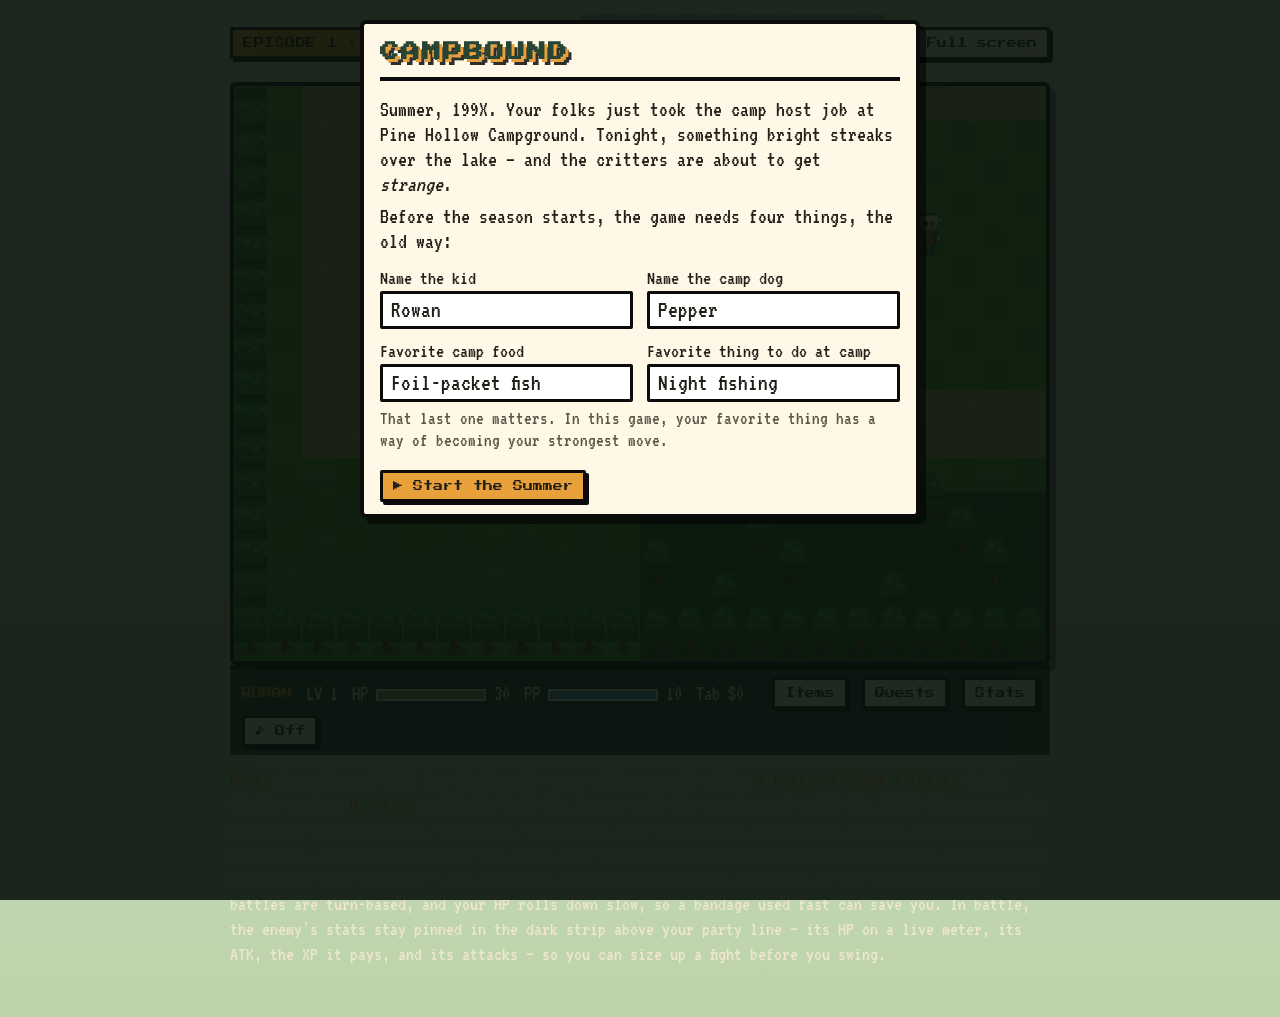
<file: campbound.html>
<!doctype html>
<html lang="en">
  <head>
    <meta charset="utf-8" />
    <meta name="viewport" content="width=device-width, initial-scale=1, viewport-fit=cover" />
    <meta name="color-scheme" content="light dark" />
    <link rel="icon" href="data:," />
    <title>CampBound</title>
    <link rel="preconnect" href="https://fonts.googleapis.com" />
    <link rel="preconnect" href="https://fonts.gstatic.com" crossorigin />
    <link href="https://fonts.googleapis.com/css2?family=Press+Start+2P&family=VT323&display=swap" rel="stylesheet" />
    <style>
      :root{
        --page:#20392b; --page2:#16281d; --panel:#fff8e7; --panel-ink:#23201a;
        --frame:#0e1f16; --accent:#e8a13a; --accent2:#7fb069; --danger:#c0392b;
        --hud:#12291c; --hud-ink:#f3e9cf; --line:#0b0b0b;
      }
      @media (prefers-color-scheme: light){
        :root{ --page:#dcead2; --page2:#bcd3ab; --frame:#274435; --hud:#274435; }
      }
      *{ box-sizing:border-box; }
      html,body{ margin:0; padding:0; }
      body{
        font-family:"VT323", ui-monospace, monospace;
        background:
          radial-gradient(1200px 500px at 50% -10%, rgba(232,161,58,.18), transparent 60%),
          linear-gradient(180deg, var(--page), var(--page2));
        min-height:100vh; color:var(--hud-ink);
        display:flex; flex-direction:column; align-items:center;
        padding:14px 10px 30px;
      }
      .wrap{ width:100%; max-width:820px; }
      .topbar{
        display:flex; flex-wrap:wrap; gap:8px; align-items:center; justify-content:space-between;
        margin-bottom:10px;
      }
      .ep-tag{
        font-family:"Press Start 2P", monospace; font-size:10px; letter-spacing:.5px;
        background:var(--accent); color:#23180a; padding:8px 10px; border:3px solid var(--line);
        box-shadow:3px 3px 0 var(--line);
      }
      .objective{
        flex:1 1 260px; font-size:20px; line-height:1.05; color:var(--hud-ink);
        background:rgba(0,0,0,.28); border:2px dashed rgba(243,233,207,.45);
        padding:6px 10px; border-radius:4px; min-height:38px;
      }
      .objective b{ color:var(--accent); font-weight:normal; }
      .frame{
        position:relative; background:var(--frame); border:4px solid var(--line);
        box-shadow:6px 6px 0 rgba(0,0,0,.45); border-radius:6px; overflow:hidden;
      }
      canvas#game{ display:block; width:100%; height:auto; image-rendering:pixelated; background:#4da33e; }
      /* HUD */
      .hud{
        display:flex; flex-wrap:wrap; gap:6px 14px; align-items:center;
        background:var(--hud); padding:8px 12px; border-top:4px solid var(--line);
        font-size:21px; line-height:1;
      }
      .hud .who{ font-family:"Press Start 2P",monospace; font-size:10px; color:var(--accent); }
      .meter{ display:inline-block; width:110px; height:12px; background:#000; border:2px solid #f3e9cf; vertical-align:-1px; }
      .meter i{ display:block; height:100%; background:var(--accent2); transition:width .18s steps(6); }
      .meter.pp i{ background:#5aa7d6; }
      .meter.low i{ background:var(--danger); }
      .hud button, .btn{
        font-family:"Press Start 2P",monospace; font-size:10px; cursor:pointer;
        background:var(--panel); color:var(--panel-ink); border:3px solid var(--line);
        padding:8px 10px; box-shadow:3px 3px 0 var(--line); border-radius:2px;
      }
      .hud button:active, .btn:active{ transform:translate(2px,2px); box-shadow:1px 1px 0 var(--line); }
      .hud .spacer{ flex:1; }
      .status-chip{ background:var(--danger); color:#fff; padding:2px 8px; border:2px solid var(--line); font-size:18px; display:none; }
      /* Dialogue — polish: portrait + face */
      .dialog{
        position:absolute; left:10px; right:10px; bottom:10px; z-index:30;
        background:var(--panel); color:var(--panel-ink);
        border:4px solid var(--line); border-radius:10px;
        box-shadow:5px 5px 0 rgba(0,0,0,.5), inset 0 0 0 3px #fff8e7, inset 0 0 0 5px #8a7a5c;
        padding:10px 12px 8px; min-height:108px; display:none;
        gap:12px; align-items:flex-start;
      }
      .dialog.open{ display:flex; }
      #dialogPortrait{
        width:64px; height:64px; flex:0 0 64px; image-rendering:pixelated;
        border:3px solid var(--line); border-radius:6px; background:#bfe3ff;
        box-shadow:2px 2px 0 rgba(0,0,0,.25);
      }
      .dialog-body{ flex:1; min-width:0; }
      .dialog .name{
        font-family:"Press Start 2P",monospace; font-size:10px; color:#7a4b12;
        margin-bottom:6px; line-height:1.4;
      }
      .dialog .text{ font-size:24px; line-height:1.12; min-height:52px; white-space:pre-wrap; }
      .dialog .next{ text-align:right; font-size:18px; color:#7a4b12; animation:bob 0.8s infinite; }
      .time-chip{
        font-family:"Press Start 2P",monospace; font-size:9px; letter-spacing:.3px;
        padding:8px 9px; border:3px solid var(--line); box-shadow:3px 3px 0 var(--line);
        background:#ffe9a8; color:#23180a; white-space:nowrap;
      }
      @media (max-width:520px){
        .battle .enemyline{ font-size:18px; gap:4px 10px; padding:5px 8px; }
        .battle .enemyline .meter{ width:64px; }
        .battle .enemyline .emoves{ display:none; }
        #dialogPortrait{ width:52px; height:52px; flex-basis:52px; }
        .dialog .text{ font-size:22px; }
        .time-chip{ font-size:8px; padding:7px 7px; }
      }
      @keyframes bob{ 0%,100%{ transform:translateY(0);} 50%{ transform:translateY(3px);} }
      @media (prefers-reduced-motion: reduce){ .dialog .next{ animation:none; } }
      /* Overlays */
      .overlay{
        position:fixed; inset:0; z-index:60; display:none;
        background:rgba(8,18,12,.9); padding:16px; overflow-y:auto;
      }
      .overlay.open{ display:block; }
      .sheet{
        max-width:560px; margin:4px auto; background:var(--panel); color:var(--panel-ink);
        border:4px solid var(--line); border-radius:6px; box-shadow:6px 6px 0 rgba(0,0,0,.55);
        padding:18px 18px 14px;
        display:flex; flex-direction:column; max-height:calc(100dvh - 32px);
      }
      .sheet .scroll-area, #menuBody, #shopBody, #endBody{ overflow-y:auto; min-height:0; }
      .sheet .row{ flex:none; }
      .sheet h1,.sheet h2{
        font-family:"Press Start 2P",monospace; line-height:1.5; margin:0 0 10px;
      }
      .sheet h1{ font-size:19px; }
      .sheet h2{ font-size:13px; }
      .sheet p{ font-size:22px; line-height:1.15; margin:8px 0; }
      .sheet label{ display:block; font-size:20px; margin:10px 0 4px; }
      .sheet input[type="text"]{
        width:100%; font-family:"VT323",monospace; font-size:24px; padding:6px 8px;
        border:3px solid var(--line); background:#fff; color:#23201a; border-radius:2px;
      }
      .row{ display:flex; flex-wrap:wrap; gap:8px; margin-top:12px; }
      .fields{ display:grid; gap:4px 14px; }
      @media (min-width:560px){ .fields{ grid-template-columns:1fr 1fr; } }
      .field label{ margin:8px 0 3px; }
      #setupOverlay .sheet{ padding:14px 16px 12px; }
      #setupOverlay h1{
        color:#274435; letter-spacing:2px;
        text-shadow:3px 3px 0 #e8a13a, 6px 6px 0 rgba(11,11,11,.85);
        border-bottom:4px solid var(--line); padding-bottom:10px;
      }
      #setupOverlay .sheet p{ margin:6px 0; }
      #setupOverlay .sheet input[type="text"]{ padding:4px 8px; }
      .row .btn{ flex:0 0 auto; }
      .btn.primary{ background:var(--accent); }
      .btn:disabled{ opacity:.45; cursor:default; }
      .menu-list{ display:grid; gap:8px; margin-top:10px; }
      .menu-list .btn{ text-align:left; font-size:11px; padding:12px; }
      .quest-item{ border:3px solid var(--line); padding:8px 10px; margin:8px 0; background:#fff; }
      .quest-item .qname{ font-family:"Press Start 2P",monospace; font-size:10px; }
      .quest-item p{ margin:4px 0 0; }
      .quest-item.done{ opacity:.65; }
      .quest-item.done .qname::after{ content:" — DONE"; color:#3c7a34; }
      .shop-row{ display:flex; justify-content:space-between; align-items:center; gap:10px; border-bottom:2px dashed #9a8f76; padding:8px 0; }
      .shop-row .info{ font-size:22px; line-height:1.05; }
      .shop-row .info small{ display:block; font-size:18px; color:#5c5545; }
      table.stats{ width:100%; border-collapse:collapse; font-size:22px; }
      table.stats td{ padding:3px 4px; border-bottom:2px dashed #9a8f76; }
      table.stats td:last-child{ text-align:right; }
      /* Battle */
      .battle{
        position:absolute; inset:0; z-index:35; display:none; flex-direction:column;
      }
      .battle.open{ display:flex; }
      .battle .sky{ flex:1; position:relative; overflow:hidden; background:#2c1a4d; }
      .battle .sky canvas#battleBg{ position:absolute; inset:0; left:0; top:0; transform:none; width:100%; height:100%; }
      .battle .sky canvas#enemyCanvas{ position:absolute; left:50%; top:46%; transform:translate(-50%,-50%); image-rendering:pixelated; filter:drop-shadow(0 14px 10px rgba(0,0,0,.45)); }
      .battle .enemy-name{
        position:absolute; left:50%; top:10px; transform:translateX(-50%);
        font-family:"Press Start 2P",monospace; font-size:12px; color:#fff;
        background:rgba(0,0,0,.55); padding:8px 12px; border:3px solid #fff; white-space:nowrap;
      }
      .battle .bpanel{
        background:var(--panel); color:var(--panel-ink); border-top:4px solid var(--line);
        padding:10px 12px; min-height:172px; display:flex; flex-direction:column; gap:8px;
      }
      .battle .partyline{ display:flex; flex-wrap:wrap; gap:6px 16px; font-size:21px; align-items:center; }
      .battle .enemyline{
        display:flex; flex-wrap:wrap; gap:5px 16px; align-items:center;
        background:#23201a; color:#f3e9cf; border:3px solid var(--line);
        padding:6px 10px; font-size:21px; line-height:1;
      }
      .battle .enemyline .etag{ font-family:"Press Start 2P",monospace; font-size:9px; color:var(--accent); }
      .battle .enemyline .meter{ width:96px; }
      .battle .enemyline .emoves{ flex-basis:100%; font-size:18px; line-height:1.1; opacity:.88; }
      .battle .blog{ font-size:22px; line-height:1.12; min-height:50px; white-space:pre-wrap; }
      .battle .cmds{ display:flex; flex-wrap:wrap; gap:8px; }
      /* Touch controls */
      .touch{
        display:none; margin-top:12px; justify-content:space-between; align-items:center; gap:10px;
      }
      .dpad{ display:grid; grid-template-columns:52px 52px 52px; grid-template-rows:52px 52px 52px; gap:4px; }
      .dpad button, .abtns button{
        font-family:"Press Start 2P",monospace; font-size:13px; cursor:pointer;
        background:var(--panel); color:var(--panel-ink); border:3px solid var(--line);
        box-shadow:3px 3px 0 var(--line); border-radius:4px; touch-action:none; user-select:none; -webkit-user-select:none;
      }
      .dpad button:active, .abtns button:active{ transform:translate(2px,2px); box-shadow:1px 1px 0 var(--line); }
      .dpad .up{ grid-area:1/2; } .dpad .left{ grid-area:2/1; } .dpad .right{ grid-area:2/3; } .dpad .down{ grid-area:3/2; }
      .dpad .mid{ grid-area:2/2; background:rgba(0,0,0,.25); border-color:transparent; box-shadow:none; }
      .abtns{ display:flex; gap:10px; }
      .abtns button{ width:64px; height:64px; border-radius:50%; font-size:15px; }
      @media (pointer:coarse){ .touch{ display:flex; } }
      .help{ margin-top:12px; font-size:20px; line-height:1.25; color:var(--hud-ink); opacity:.92; }
      .help b{ color:var(--accent); font-weight:normal; }
      .toast{
        position:absolute; left:50%; top:12px; transform:translateX(-50%); z-index:45;
        background:var(--panel); color:var(--panel-ink); border:3px solid var(--line);
        box-shadow:4px 4px 0 rgba(0,0,0,.5); padding:8px 14px; font-size:22px; display:none; white-space:nowrap;
      }
      .toast.open{ display:block; }
      .fs-btn{
        font-family:"Press Start 2P",monospace; font-size:10px; cursor:pointer;
        background:var(--panel); color:var(--panel-ink); border:3px solid var(--line);
        box-shadow:3px 3px 0 var(--line); border-radius:4px; padding:8px 10px;
      }
      .fs-btn:active{ transform:translate(2px,2px); box-shadow:1px 1px 0 var(--line); }
    </style>
  </head>
  <body>
    <div class="wrap">
      <div class="topbar">
        <div class="ep-tag">EPISODE 1 · ARRIVAL</div>
        <div class="time-chip" id="timeChip">☀️ MORNING</div>
        <div class="objective" id="objective"><b>Objective:</b> Settle in. Talk to Mom at the host site.</div>
        <button class="fs-btn" id="fsBtn" type="button" aria-label="Toggle full screen"><span aria-hidden="true">⛶</span> <span class="fs-label">Full screen</span></button>
      </div>

      <div class="frame" id="frame">
        <canvas id="game" width="768" height="544" aria-label="CampBound campground world"></canvas>

        <div class="toast" id="toast"></div>

        <div class="dialog" id="dialog" role="dialog" aria-live="polite">
          <canvas id="dialogPortrait" width="64" height="64" aria-hidden="true"></canvas>
          <div class="dialog-body">
            <div class="name" id="dialogName"></div>
            <div class="text" id="dialogText"></div>
            <div class="next">▼ press A / tap</div>
          </div>
        </div>

        <!-- Battle -->
        <div class="battle" id="battle">
          <div class="sky">
            <canvas id="battleBg" width="480" height="360" aria-hidden="true"></canvas>
            <div class="enemy-name" id="enemyName">???</div>
            <canvas id="enemyCanvas" width="224" height="224"></canvas>
          </div>
          <div class="bpanel">
            <div class="enemyline" id="enemyStats" aria-label="Enemy stats">
              <span class="etag">ENEMY</span>
              <span>HP <span class="meter" id="eHpMeter"><i></i></span> <span id="eHpText">–</span></span>
              <span>ATK <span id="eAtkText">–</span></span>
              <span>XP <span id="eXpText">–</span></span>
              <span id="eMoneyWrap">TAB <span id="eMoneyText">–</span></span>
              <span class="emoves" id="eMovesText"></span>
            </div>
            <div class="partyline">
              <span id="bKidName">KID</span>
              <span>HP <span class="meter" id="bHpMeter"><i></i></span> <span id="bHpText">30</span></span>
              <span>PP <span class="meter pp" id="bPpMeter"><i></i></span> <span id="bPpText">10</span></span>
              <span id="bDogLine">🐾</span>
            </div>
            <div class="blog" id="battleLog"></div>
            <div class="cmds" id="battleCmds"></div>
          </div>
        </div>

        <!-- Setup / title -->
        <div class="overlay open" id="setupOverlay">
          <div class="sheet">
            <h1>CAMPBOUND</h1>
            <div class="scroll-area">
            <p>Summer, 199X. Your folks just took the camp host job at Pine Hollow Campground. Tonight, something bright streaks over the lake — and the critters are about to get <i>strange</i>.</p>
            <p>Before the season starts, the game needs four things, the old way:</p>
            <div class="fields">
              <div class="field">
                <label for="inKid">Name the kid</label>
                <input type="text" id="inKid" maxlength="12" value="Rowan" />
              </div>
              <div class="field">
                <label for="inDog">Name the camp dog</label>
                <input type="text" id="inDog" maxlength="12" value="Pepper" />
              </div>
              <div class="field">
                <label for="inFood">Favorite camp food</label>
                <input type="text" id="inFood" maxlength="24" value="Foil-packet fish" />
              </div>
              <div class="field">
                <label for="inThing">Favorite thing to do at camp</label>
                <input type="text" id="inThing" maxlength="24" value="Night fishing" />
              </div>
            </div>
            <p style="font-size:19px;color:#5c5545;">That last one matters. In this game, your favorite thing has a way of becoming your strongest move.</p>
            </div>
            <div class="row">
              <button class="btn primary" data-action="start-game">▶ Start the Summer</button>
            </div>
          </div>
        </div>

        <!-- Menu -->
        <div class="overlay" id="menuOverlay">
          <div class="sheet">
            <h2>CAMP NOTEBOOK</h2>
            <div id="menuBody"></div>
            <div class="row"><button class="btn" data-action="close-menu">Close</button></div>
          </div>
        </div>

        <!-- Shop -->
        <div class="overlay" id="shopOverlay">
          <div class="sheet">
            <h2>CAMP STORE</h2>
            <p id="shopMoney"></p>
            <div id="shopBody"></div>
            <div class="row"><button class="btn" data-action="close-shop">Leave store</button></div>
          </div>
        </div>

        <!-- Ending -->
        <div class="overlay" id="endOverlay">
          <div class="sheet">
            <h2>♪ SOUND RECORDED ♪</h2>
            <div id="endBody"></div>
            <div class="row">
              <button class="btn primary" data-action="close-end">Keep Exploring</button>
              <button class="btn" data-action="restart">New Summer</button>
            </div>
          </div>
        </div>
      </div>

      <div class="hud" id="hud">
        <span class="who" id="hudName">ROWAN</span>
        <span>LV <span id="hudLv">1</span></span>
        <span>HP <span class="meter" id="hudHpMeter"><i></i></span> <span id="hudHp">30</span></span>
        <span>PP <span class="meter pp" id="hudPpMeter"><i></i></span> <span id="hudPp">10</span></span>
        <span>Tab $<span id="hudMoney">0</span></span>
        <span class="status-chip" id="hudStatus">HOMESICK</span>
        <span class="spacer"></span>
        <button data-action="open-menu" data-tab="items">Items</button>
        <button data-action="open-menu" data-tab="quests">Quests</button>
        <button data-action="open-menu" data-tab="stats">Stats</button>
        <button data-action="toggle-music" id="musicBtn">♪ Off</button>
      </div>

      <div class="touch" aria-hidden="false">
        <div class="dpad">
          <button class="up" data-dir="up" aria-label="Move up">▲</button>
          <button class="left" data-dir="left" aria-label="Move left">◀</button>
          <div class="mid"></div>
          <button class="right" data-dir="right" aria-label="Move right">▶</button>
          <button class="down" data-dir="down" aria-label="Move down">▼</button>
        </div>
        <div class="abtns">
          <button data-action="btn-b" aria-label="Menu button">B</button>
          <button data-action="btn-a" aria-label="Talk or confirm button">A</button>
        </div>
      </div>

      <p class="help">
        <b>Move:</b> Arrow keys / WASD (or the D-pad) — now with a smooth glide. <b>A button / Space / Enter:</b> talk, check, confirm.
        <b>B / Esc:</b> notebook. Walk the loops, work the quests, and watch the light change: morning gives way to golden hour, then dusk, then night, and the windows light up as it does.
        Campfires smoke and spark, leaves drift across the loops, and the shoreline splashes under your sneakers. Campers have faces when they talk now — and in battle, nothing stands still.
        Critters in the tall woods bite back: battles are turn-based, and your HP rolls down slow, so a bandage used fast can save you.
        In battle, the enemy's stats stay pinned in the dark strip above your party line — its HP on a live meter, its ATK, the XP it pays, and its attacks — so you can size up a fight before you swing.
      </p>
    </div>

<script>
"use strict";
/* ============================================================
   CampBound — Episode 1: Arrival
   An EarthBound-style campground RPG. One park, three quests,
   one raccoon king.
   ============================================================ */

/* ---------- tiny utils ---------- */
function mulberry32(a){return function(){a|=0;a=a+0x6D2B79F5|0;let t=Math.imul(a^a>>>15,1|a);t=t+Math.imul(t^t>>>7,61|t)^t;return((t^t>>>14)>>>0)/4294967296;};}
const rng = mulberry32(19950624);
function clamp(v,a,b){return v<a?a:(v>b?b:v);}
function $(id){return document.getElementById(id);}

/* ---------- audio (WebAudio bleeps) ---------- */
let AC=null, musicOn=false, musicTimer=null, musicStep=0;
function ac(){ if(!AC){ try{ AC=new (window.AudioContext||window.webkitAudioContext)(); }catch(e){ AC=null; } } if(AC&&AC.state==="suspended")AC.resume(); return AC; }
function tone(freq,dur,type,vol,when){
  const c=ac(); if(!c)return;
  const t=c.currentTime+(when||0);
  const o=c.createOscillator(), g=c.createGain();
  o.type=type||"square"; o.frequency.setValueAtTime(freq,t);
  g.gain.setValueAtTime(vol||0.05,t); g.gain.exponentialRampToValueAtTime(0.0001,t+dur);
  o.connect(g); g.connect(c.destination); o.start(t); o.stop(t+dur+0.02);
}
function blip(){ tone(660,0.06,"square",0.03); }
function confirmSfx(){ tone(523,0.07,"square",0.04); tone(784,0.09,"square",0.04,0.07); }
function hurtSfx(){ tone(160,0.15,"sawtooth",0.05); tone(110,0.2,"sawtooth",0.05,0.05); }
function winJingle(){ [523,659,784,1046].forEach((f,i)=>tone(f,0.12,"square",0.045,i*0.1)); }
function levelJingle(){ [392,523,659,784,659,784,1046].forEach((f,i)=>tone(f,0.11,"triangle",0.05,i*0.09)); }
const MUSIC_NOTES=[262,0,330,0,392,0,330,0, 294,0,349,0,440,0,349,0, 262,0,330,0,392,0,494,0, 523,0,494,392,440,0,0,0];
function musicTick(){
  if(!musicOn)return;
  const n=MUSIC_NOTES[musicStep%MUSIC_NOTES.length];
  if(n)tone(n,0.16,"triangle",0.028);
  if(musicStep%2===0)tone(MUSIC_NOTES[musicStep%MUSIC_NOTES.length]/2||65,0.2,"sine",0.02);
  musicStep++;
}
function setMusic(on){
  musicOn=on;
  $("musicBtn").textContent = on ? "♪ On" : "♪ Off";
  if(on){ ac(); musicTimer=setInterval(musicTick,170); }
  else if(musicTimer){ clearInterval(musicTimer); musicTimer=null; }
}

/* ---------- world map ---------- */
const TILE=32, MW=48, MH=34;
const grid=[];
for(let y=0;y<MH;y++){ grid.push(new Array(MW).fill("g")); }
function rect(x,y,w,h,t){ for(let j=y;j<y+h;j++)for(let i=x;i<x+w;i++){ if(i>=0&&i<MW&&j>=0&&j<MH)grid[j][i]=t; } }
/* lake (top right) + shore */
rect(35,0,13,11,"w"); rect(34,0,1,11,"s"); rect(35,11,13,1,"s");
/* dock planks over the water */
rect(34,6,6,1,"d");
/* main loop paths */
rect(2,8,32,2,"p");            /* top road */
rect(2,8,2,20,"p");            /* west road */
rect(32,8,2,20,"p");           /* east road */
rect(2,26,32,2,"p");           /* bottom road */
rect(16,10,2,16,"p");          /* middle connector */
rect(4,16,28,2,"p");           /* middle road */
/* plaza in front of office/store/bathhouse */
rect(2,2,32,6,"p");
/* south woods floor */
rect(12,29,24,5,"f");
/* north-east trail to the overlook */
rect(40,12,2,8,"p"); rect(40,12,6,2,"p");
/* tent meadow */
rect(20,19,10,6,"g");

/* solid decorative trees */
const trees=[];
function addTree(x,y){ trees.push({x:x,y:y}); }
for(let x=0;x<MW;x++){ addTree(x,0); addTree(x,MH-1); }
for(let y=1;y<MH-1;y++){ addTree(0,y); addTree(MW-1,y); }
/* woods clusters */
[[13,29],[15,30],[18,29],[21,30],[24,29],[27,30],[30,29],[33,30],[35,31],[14,32],[19,32],[25,32],[31,32],[34,29],[12,31],[36,32],[22,31],[28,32],[16,31],[20,29],[26,31],[32,31]]
 .forEach(p=>{ if(!(p[0]>=26&&p[0]<=30&&p[1]>=30&&p[1]<=32)) addTree(p[0],p[1]); });
/* scattered shade trees */
[[10,12],[22,12],[28,20],[8,22],[24,22],[38,16],[44,20],[6,12],[30,12],[44,26],[38,26],[10,20]].forEach(p=>addTree(p[0],p[1]));

/* buildings & fixed objects: {x,y,w,h,kind,label} — all solid */
const objects=[
  {x:3,y:3,w:6,h:3,kind:"office", label:"Camp Office"},
  {x:13,y:3,w:7,h:3,kind:"store", label:"Camp Store"},
  {x:24,y:3,w:6,h:3,kind:"bath", label:"Bathhouse"},
  {x:21,y:3,w:2,h:2,kind:"dumpster", label:"Dumpster"},
  {x:20,y:4,w:1,h:1,kind:"cooler", label:"Possessed Cooler?"},
  {x:9,y:5,w:1,h:1,kind:"phone", label:"Office Phone"},
  {x:14,y:13,w:8,h:1,kind:"pavroof", label:"Pavilion"},
  {x:15,y:16,w:2,h:1,kind:"table", label:"Picnic Table"},
  {x:19,y:16,w:2,h:1,kind:"table", label:"Picnic Table"},
  {x:4,y:24,w:5,h:2,kind:"rv", label:"The Host Rig", tint:"#d8cfc0"},
  {x:24,y:20,w:4,h:2,kind:"rv", label:"Site 12 — RV", tint:"#b9d2e0"},
  {x:37,y:22,w:4,h:2,kind:"rv", label:"Site 18 — RV", tint:"#e4c98f"},
  {x:6,y:19,w:3,h:2,kind:"tent", label:"Site 4 — Tent", tint:"#c96f4a"},
  {x:26,y:23,w:3,h:2,kind:"tent", label:"Site 12 — Tent", tint:"#4a7fc9"},
  {x:38,y:17,w:3,h:2,kind:"tent", label:"Site 21 — Tent", tint:"#57a773"},
  {x:41,y:12,w:1,h:2,kind:"gnome", label:"Garden Gnome Statue"},
  {x:30,y:5,w:1,h:1,kind:"stall", label:"Bathhouse Stall No. 3"},
  {x:34,y:5,w:1,h:1,kind:"tripod", label:"Survey Tripod"},
  {x:28,y:31,w:1,h:1,kind:"bear", label:"Something glinting"},
];
function objAt(kind){ return objects.find(o=>o.kind===kind); }

/* --- polish pass: campfires, day cycle, particles --- */
/* Every fire sits on its own grass clearing — never on a tree tile,
   never on a road tile. Positions verified against trees/roads/objects. */
const campfires=[
  {x:10,y:22,label:"Host Site Fire"},  /* host site clearing, south of Mom's rig */
  {x:27,y:19,label:"Site 12 Fire"},
  {x:18,y:14,label:"Pavilion Fire"},   /* under the pavilion, off the connector road */
  {x:37,y:20,label:"Site 18 Fire"},
];
let DAY_PHASE=0; /* 0 morning -> 0.5 afternoon -> 0.68 golden -> 0.84 dusk -> 1 night */
function getDayPhase(){
  const f=S.flags;
  let story=0;
  if(f.soundDone) story=1;
  else if(f.bossDone) story=0.94;
  else if(f.bossReady) story=0.86;
  else if(f.stallDone) story=0.72;
  else if(f.coolerQ>=2) story=0.58;
  else if(f.bearQ>=3) story=0.48;
  const timed = S.started ? clamp(S.playSeconds/340, 0, 0.62) : 0;
  return Math.max(story, timed, S.started?0.12:0.08);
}
function dayLabel(phase){
  if(phase<0.28) return "☀️ MORNING";
  if(phase<0.52) return "🌤️ AFTERNOON";
  if(phase<0.70) return "🌅 GOLDEN HOUR";
  if(phase<0.88) return "🌆 DUSK";
  return "🌙 NIGHT • LOONS SOON";
}
/* lightweight particle pools — leaves, smoke, sparks, splashes */
const particles={ leaves:[], smoke:[], sparks:[], splashes:[] };
let particleTick=0;
function spawnParticles(){
  particleTick++;
  const t=Date.now();
  /* leaves: always a few drifting across the whole park */
  if(particles.leaves.length<16 && particleTick%4===0){
    particles.leaves.push({ x: rng()*MW*TILE, y: rng()*MH*TILE*0.7, vx: -0.25-rng()*0.35, vy: 0.18+rng()*0.28, rot: rng()*6.28, vr:(rng()-0.5)*0.06, life: 420+Math.random()*220, hue: rng() });
  }
  /* campfire smoke + sparks */
  campfires.forEach((cf,ci)=>{
    const wx=cf.x*TILE+16, wy=cf.y*TILE+14;
    if(particleTick%9===ci*2){
      particles.smoke.push({ x: wx+(rng()-0.5)*6, y: wy-6, vx:(rng()-0.5)*0.18, vy:-0.45-rng()*0.25, r:3+rng()*3, life:70, max:70 });
    }
    if(rng()<0.55){
      particles.sparks.push({ x: wx+(rng()-0.5)*10, y: wy-2, vx:(rng()-0.5)*0.5, vy:-0.7-rng()*0.9, life:22+rng()*18, max:30 });
    }
  });
  if(particles.smoke.length>90) particles.smoke.splice(0, particles.smoke.length-90);
  if(particles.sparks.length>90) particles.sparks.splice(0, particles.sparks.length-90);
}
function updateAndDrawParticles(){
  spawnParticles();
  const t=Date.now()/1000;
  /* smoke — soft rising puffs behind flames */
  for(let i=particles.smoke.length-1;i>=0;i--){
    const p=particles.smoke[i]; p.x+=p.vx+Math.sin(t*1.4+p.y*0.05)*0.12; p.y+=p.vy; p.r+=0.06; p.life--;
    if(p.life<=0){ particles.smoke.splice(i,1); continue; }
    const a=0.16*(p.life/p.max);
    ctx.fillStyle="rgba(235,235,230,"+a.toFixed(3)+")";
    ctx.beginPath(); ctx.ellipse(p.x-camX, p.y-camY, p.r, p.r*0.78, 0, 0, Math.PI*2); ctx.fill();
  }
  /* splashes — shoreline sparkle at the kid's feet */
  for(let i=particles.splashes.length-1;i>=0;i--){
    const p=particles.splashes[i]; p.x+=p.vx; p.y+=p.vy; p.vy+=0.14; p.life--;
    if(p.life<=0){ particles.splashes.splice(i,1); continue; }
    ctx.fillStyle=p.col; ctx.fillRect(Math.round(p.x-camX), Math.round(p.y-camY), 2,2);
  }
  /* sparks — bright flecks above fires */
  particles.sparks.forEach(p=>{ p.x+=p.vx; p.y+=p.vy; p.vy+=0.012; p.life--; });
  particles.sparks=particles.sparks.filter(p=>p.life>0);
  particles.sparks.forEach(p=>{
    const tw=Math.sin(Date.now()/60+p.x)>0;
    ctx.fillStyle=tw?"#ffd23e":"#ff8a2a"; ctx.fillRect(Math.round(p.x-camX), Math.round(p.y-camY), 2,2);
    if(p.life>18){ ctx.fillStyle="rgba(255,210,80,.45)"; ctx.fillRect(Math.round(p.x-camX)-1, Math.round(p.y-camY)-1,4,4); }
  });
  /* leaves — drifting, tumbling, in front of the world */
  for(let i=particles.leaves.length-1;i>=0;i--){
    const p=particles.leaves[i]; p.x+=p.vx+Math.sin(t*1.2+p.rot)*0.28; p.y+=p.vy; p.rot+=p.vr; p.life--;
    if(p.life<=0||p.x<-20||p.y>MH*TILE+20){ particles.leaves.splice(i,1); continue; }
    const sx=p.x-camX, sy=p.y-camY; if(sx<-10||sy<-10||sx>cv.width+10||sy>cv.height+10) continue;
    const w=Math.abs(Math.sin(p.rot))*7+2;
    ctx.fillStyle=p.hue>0.66?"#d9a441":(p.hue>0.33?"#7fb069":"#4da138");
    ctx.save(); ctx.translate(sx,sy); ctx.rotate(p.rot*0.4); ctx.fillRect(-w/2,-2,w,4); ctx.fillStyle="rgba(0,0,0,.18)"; ctx.fillRect(-1,-2,1,4); ctx.restore();
  }
}
function drawCampfire(sx,sy,idx){
  const t=Date.now()/1000 + idx*1.7;
  /* scorched-dirt clearing first: a fire pit sits on bare earth, never on
     grass — the clearing is what makes the ring read as a pit, not a fire
     that happens to be burning in the lawn */
  ctx.fillStyle="#8a6a44";
  ctx.beginPath(); ctx.ellipse(sx+16,sy+19,22,13,0,0,Math.PI*2); ctx.fill();
  ctx.fillStyle="#77572f";
  ctx.beginPath(); ctx.ellipse(sx+16,sy+19,17,10,0,0,Math.PI*2); ctx.fill();
  ctx.fillStyle="#4c3a26"; /* ash bed */
  ctx.beginPath(); ctx.ellipse(sx+16,sy+19,10,6,0,0,Math.PI*2); ctx.fill();
  ctx.fillStyle="#8d8272"; ctx.fillRect(sx+12,sy+17,8,3); /* pale ash */
  /* stone ring — chunky individual stones, lit top / dark base, all the
     way around so the ring can never be mistaken for part of a tree */
  const stones=[[0,13],[6,9],[14,7],[22,9],[27,13],[26,20],[20,24],[11,25],[3,21]];
  stones.forEach(st=>{
    ctx.fillStyle="#565b61"; ctx.fillRect(sx+st[0],sy+st[1]+2,8,5);
    ctx.fillStyle="#9aa0a6"; ctx.fillRect(sx+st[0],sy+st[1],8,5);
    ctx.fillStyle="#ccd2d8"; ctx.fillRect(sx+st[0]+1,sy+st[1]+1,3,2);
  });
  /* crossed logs over the ash */
  ctx.fillStyle="#5d4030"; ctx.fillRect(sx+8,sy+18,17,4); ctx.fillRect(sx+11,sy+15,13,3);
  ctx.fillStyle="#7a5a34"; ctx.fillRect(sx+8,sy+18,17,1); ctx.fillRect(sx+23,sy+18,3,4);
  /* flames — layered, flickering */
  const fl=Math.sin(t*11+idx)*1.6 + Math.sin(t*17)*0.8;
  const fh=13+fl;
  ctx.fillStyle="#e85d1a"; ctx.beginPath(); ctx.moveTo(sx+8,sy+20); ctx.lineTo(sx+16,sy+20-fh); ctx.lineTo(sx+24,sy+20); ctx.closePath(); ctx.fill();
  ctx.fillStyle="#ff9a2a"; ctx.beginPath(); ctx.moveTo(sx+11,sy+20); ctx.lineTo(sx+16,sy+20-fh*0.72); ctx.lineTo(sx+21,sy+20); ctx.closePath(); ctx.fill();
  ctx.fillStyle="#ffd23e"; ctx.beginPath(); ctx.moveTo(sx+13,sy+20); ctx.lineTo(sx+16,sy+20-fh*0.42); ctx.lineTo(sx+19,sy+20); ctx.closePath(); ctx.fill();
  /* warm glow at night/golden hour */
  if(DAY_PHASE>0.45){
    const glow=ctx.createRadialGradient(sx+16,sy+14,2,sx+16,sy+14,34);
    glow.addColorStop(0,"rgba(255,170,60,"+(0.22*DAY_PHASE)+")"); glow.addColorStop(1,"rgba(255,140,40,0)");
    ctx.fillStyle=glow; ctx.fillRect(sx-18,sy-20,68,58);
  }
}

/* signs (interactable, not solid beyond their tile) */
const signs=[
  {x:10,y:9,text:"PINE HOLLOW CAMPGROUND — Loops A & B. Quiet hours 10 PM. The raccoon by the dumpster is NOT a pet."},
  {x:33,y:9,text:"LAKE PINE HOLLOW — No lifeguard. The loons own this lake. We just visit."},
  {x:17,y:27,text:"SOUTH WOODS — Trail to the old fire tower. Mind the roots. Mind the mosquitoes. Mind everything, honestly."},
  {x:42,y:13,text:"NORTH OVERLOOK — Trail closed. A giant garden gnome is blocking the path. Nobody knows how. Nobody is asking."},
];

/* ---------- game state ---------- */
const S = {
  started:false, mode:"setup", /* setup | world | dialog | battle | menu | shop | end */
  kid:"Rowan", dog:"Pepper", food:"Foil-packet fish", thing:"Night fishing",
  px:5*TILE, py:23*TILE, dir:"up", frame:0, stepTimer:0, vx:0, vy:0, moving:false, splashCooldown:0,
  trail:[], steps:0, grace:0, playSeconds:0,
  lv:1, xp:0, hp:30, maxHp:30, pp:10, maxPp:10, atk:6, weapon:0, money:0,
  homesick:false, battlesSinceMom:0, battlesWon:0,
  inv:{ granola:2, bandage:1, fish:0, spray:0, smores:0 },
  flags:{ metMom:false, allowance:false, bearQ:0, coolerQ:0, stallDone:false, hasPlunger:false,
           gusMet:false, bossReady:false, bossDone:false, soundDone:false, pruittMet:false },
  checkpoint:{x:5,y:23},
};
const ITEMS={
  granola:{name:"Granola Bar", price:3, desc:"Heals 8 HP. Crunchy courage."},
  bandage:{name:"Bandage", price:5, desc:"Heals 15 HP. Use it while the HP meter is still rolling!"},
  fish:{name:"Mom's Foil-Packet Fish", price:0, desc:"Full heal + cures homesick. Best medicine in the park."},
  spray:{name:"Bug Spray", price:4, desc:"Battle item: 10 damage. Smells like chemicals and victory."},
  smores:{name:"S'mores Kit", price:6, desc:"Heals 22 HP. Morale in a bag."},
};
function xpNext(){ return S.lv*22; }

/* ---------- NPCs ---------- */
const npcs=[
  {id:"mom", name:"Mom", x:10, y:25, shirt:"#c95d8f", skin:"#f2c79b", hat:"bun", line:"Your mom. Host site. Smells like foil-packet fish and authority."},
  {id:"dad", name:"Dad", x:10, y:5, shirt:"#4a7fc9", skin:"#e8b184", hat:"cap", line:"Your dad. Camp host, office division."},
  {id:"clerk", name:"Fern (Store Clerk)", x:16, y:7, shirt:"#57a773", skin:"#8a5a3b", hat:"visor", line:"Runs the camp store. Knows every price and every secret."},
  {id:"dale", name:"Dale (Host)", x:27, y:7, shirt:"#e8a13a", skin:"#f2c79b", hat:"cap", line:"Veteran host. Has seen things. Mostly in the bathhouse."},
  {id:"lily", name:"Lily (Site 12)", x:24, y:23, shirt:"#b388e0", skin:"#f7d7ae", hat:"none", small:true, line:"A camper kid, two sites down. Currently in a state of bear-related distress."},
  {id:"gus", name:"Old Gus", x:39, y:6, shirt:"#7a7a72", skin:"#e8b184", hat:"bucket", line:"Sells bait. Speaks in riddles. Knows the lake."},
  {id:"pruitt", name:"Mr. Pruitt", x:33, y:6, shirt:"#e8e4da", skin:"#f2c79b", hat:"none", suit:true, line:"Clean polo. Clipboard. Measuring YOUR campground."},
  {id:"chad", name:"Chadwick", x:12, y:12, shirt:"#d64545", skin:"#f7d7ae", hat:"cap", small:true, line:"Kid from the gated RV resort across the lake. Nicer everything."},
  {id:"fisher", name:"A Fisherman", x:34, y:8, shirt:"#3f7a8c", skin:"#8a5a3b", hat:"bucket", line:"Has fished this dock for 30 years."},
  {id:"birder", name:"A Birder", x:20, y:21, shirt:"#8c6d3f", skin:"#f2c79b", hat:"visor", line:"Here for the loons. Tolerates the humans."},
];
function npcAt(tx,ty){ return npcs.find(n=>n.x===tx&&n.y===ty); }

/* ---------- collision ---------- */
function isSolid(tx,ty){
  if(tx<0||ty<0||tx>=MW||ty>=MH)return true;
  const t=grid[ty][tx];
  if(t==="w")return true;
  if(trees.some(tr=>tr.x===tx&&tr.y===ty))return true;
  if(objects.some(o=>tx>=o.x&&tx<o.x+o.w&&ty>=o.y&&ty<o.y+o.h))return true;
  if(signs.some(s=>s.x===tx&&s.y===ty))return true;
  if(campfires.some(c=>c.x===tx&&c.y===ty))return true;
  if(npcAt(tx,ty))return true;
  return false;
}
function boxHitsSolid(px,py){
  const x0=Math.floor(px/TILE), x1=Math.floor((px+21)/TILE);
  const y0=Math.floor((py+14)/TILE), y1=Math.floor((py+29)/TILE);
  for(let ty=y0;ty<=y1;ty++)for(let tx=x0;tx<=x1;tx++) if(isSolid(tx,ty))return true;
  return false;
}

/* ---------- rendering ---------- */
const cv=$("game"), ctx=cv.getContext("2d");
function hash(x,y){ let h=(x*374761393+y*668265263)^(x*974634211); h=(h^(h>>13))*1274126177; return ((h^(h>>16))>>>0)/4294967295; }
function px(x,y,w,h,c){ ctx.fillStyle=c; ctx.fillRect(x,y,w,h); }

function shadowEllipse(sx,sy,w){
  ctx.fillStyle="rgba(20,40,16,.28)";
  ctx.beginPath(); ctx.ellipse(sx,sy,w,w*0.32,0,0,Math.PI*2); ctx.fill();
}
function drawTile(x,y,sx,sy){
  const t=grid[y][x], r=hash(x,y), r2=hash(x*3+7,y*5+1), chk=((x+y)%2===0);
  if(t==="g"||t==="f"){
    /* EarthBound checker-dithered grass: two greens alternating, plus noise */
    const base=t==="f" ? (chk?"#2e6629":"#2a5e26") : (chk?"#55a83f":"#4da138");
    const lite=t==="f" ? "#38733a" : "#63bc4b";
    px(sx,sy,32,32,base);
    if(r>0.45)px(sx+((r*47)%24|0),sy+((r2*41)%24|0),5,3,lite);
    if(r2>0.5)px(sx+((r2*53)%26|0),sy+((r*37)%26|0),4,2,"rgba(0,0,0,.10)");
    /* grass tufts */
    if(r>0.72){ const gx=sx+4+(r*20|0), gy=sy+8+(r2*16|0);
      px(gx,gy+4,2,5,t==="f"?"#24511f":"#3c8a2f"); px(gx+3,gy+2,2,7,t==="f"?"#2f612b":"#469c38"); px(gx+6,gy+4,2,5,t==="f"?"#24511f":"#3c8a2f"); }
    /* tiny wildflowers */
    else if(r>0.60){ const fx2=sx+6+(r2*18|0), fy2=sy+6+(r*18|0);
      px(fx2,fy2,3,3,"#ffd94f"); px(fx2+7,fy2+5,3,3,"#ff9ecf"); px(fx2+2,fy2+8,3,3,"#ffffff"); }
    if(t==="f"){ if(r>0.55)px(sx+3,sy+27,26,3,"rgba(0,0,0,.16)"); if(r2>0.8){ px(sx+8,sy+18,4,3,"#7a5a34"); px(sx+20,sy+10,3,3,"#8a6a42"); } }
  } else if(t==="p"){
    /* warm gravel road with speckle and soft darker wheel-ruts */
    px(sx,sy,32,32, chk?"#c2a06b":"#bda065");
    if(r>0.4)px(sx+((r*43)%26|0),sy+((r2*39)%26|0),3,2,"#a8874f");
    if(r2>0.45)px(sx+((r2*47)%26|0),sy+((r*31)%26|0),3,2,"#d3b57e");
    if(r>0.88)px(sx+12,sy+14,6,4,"#9a7a44");
  } else if(t==="s"){
    px(sx,sy,32,32, chk?"#e3cd97":"#dec88d");
    if(r>0.55)px(sx+((r*41)%24|0),sy+((r2*37)%24|0),4,2,"#cbb27a");
    if(r2>0.8)px(sx+16,sy+18,5,2,"#efe0b0");
    /* foam edge where sand meets water (tile above is water) */
    if(y>0&&grid[y-1][x]==="w"){ const f=Math.sin(Date.now()/600+x)>0?0:1; px(sx,sy,32,3+f,"rgba(255,255,255,.65)"); }
  } else if(t==="w"){
    /* layered animated lake: deep base, drifting light bands, sparkles */
    const ph=Math.sin((Date.now()/800)+(x*0.8)+(y*0.55));
    px(sx,sy,32,32, ph>0.35?"#2f6ba8":"#2b62a0");
    px(sx,sy+20,32,12,"rgba(18,52,102,.35)");
    const off=((Date.now()/28)+(x*13)+(y*7))%48-16;
    px(sx+off-16,sy+8+((x+y)%2)*9,15,2,"rgba(160,215,255,.55)");
    px(sx+off+6,sy+17+((x*2+y)%2)*7,10,2,"rgba(200,235,255,.4)");
    if(r>0.82){ const sp=Math.sin(Date.now()/300+r*20)>0.5; if(sp)px(sx+8+(r*14|0),sy+6+(r2*18|0),3,3,"#dff4ff"); }
  } else if(t==="d"){
    px(sx,sy,32,32,"#966f3e");
    px(sx,sy,32,3,"#7a5626"); px(sx,sy+15,32,3,"#7a5626"); px(sx,sy+29,32,3,"#7a5626");
    px(sx+3,sy+3,3,26,"rgba(0,0,0,.18)"); px(sx+26,sy+3,3,26,"rgba(0,0,0,.18)");
    px(sx+6,sy+6,20,2,"rgba(255,235,190,.22)");
    px(sx+14,sy+5,3,3,"#5d3c20"); px(sx+15,sy+21,3,3,"#5d3c20");
  }
}
function drawTree(sx,sy,r){
  /* tall SNES pine/oak hybrid: ground shadow, trunk, three layered canopy blobs with highlights */
  shadowEllipse(sx+16,sy+29,15);
  px(sx+13,sy+18,6,12,"#6b4423"); px(sx+13,sy+18,2,12,"#54331a"); px(sx+18,sy+24,4,3,"#54331a");
  px(sx+1,sy+2,30,18,"#256b24"); px(sx+4,sy-6,24,15,"#2c7a2a"); px(sx+8,sy-13,16,11,"#35913a");
  px(sx+5,sy+10,26,4,"rgba(0,0,0,.18)");
  px(sx+8,sy-9,7,5,"#4fae4a"); px(sx+18,sy-4,6,4,"#4fae4a"); px(sx+6,sy+3,5,4,"#3f9c3e");
  if(r>0.62){ px(sx+11,sy+5,3,3,"#57b34f"); px(sx+21,sy+9,3,3,"#57b34f"); }
  if(r>0.9){ px(sx+15,sy-2,3,3,"#e2574c"); px(sx+22,sy+6,3,3,"#e2574c"); } /* apples / berries */
}
function drawBuilding(o,sx,sy){
  const w=o.w*TILE,h=o.h*TILE;
  /* soft ground shadow under every structure */
  ctx.fillStyle="rgba(20,40,16,.22)"; ctx.fillRect(sx+4,sy+h-2,w,6);
  if(o.kind==="office"||o.kind==="store"||o.kind==="bath"){
    px(sx-2,sy-8,w+4,14,"#7a4a2c"); px(sx-2,sy-12,w+4,6,"#9c6238");
    px(sx+2,sy-9,w-4,2,"rgba(255,220,170,.35)");
    for(let rx2=sx+6;rx2<sx+w-4;rx2+=14)px(rx2,sy-3,2,8,"rgba(0,0,0,.18)"); /* roof shingles */
    px(sx,sy+4,w,h-4, o.kind==="bath" ? "#cfd8d2" : "#a9743f");
    if(o.kind==="bath"){ for(let bx=sx+8;bx<sx+w-6;bx+=16)px(bx,sy+8,2,h-14,"rgba(90,110,100,.35)"); } /* cinderblock seams */
    px(sx+4,sy+12,16,14,"#5d3c20"); px(sx+w-22,sy+12,16,14,"#5d3c20");
    const lit = DAY_PHASE>0.58;
    const winCol = lit ? "#ffd98a" : "#bfe6f5";
    px(sx+7,sy+15,10,8,winCol); px(sx+w-19,sy+15,10,8,winCol);
    if(lit){ ctx.fillStyle="rgba(255,200,90,.28)"; ctx.fillRect(sx+3,sy+11,18,16); ctx.fillRect(sx+w-23,sy+11,18,16); }
    px(sx+7,sy+15,10,3,"rgba(255,255,255,.65)"); px(sx+w-19,sy+15,10,3,"rgba(255,255,255,.65)");
    px(sx+w/2-10,sy+h-26,20,26,"#6b4a2a"); px(sx+w/2+6,sy+h-16,3,3,"#e8c95a");
    const label=o.kind==="office"?"OFFICE":(o.kind==="store"?"CAMP STORE":"BATHHOUSE");
    ctx.fillStyle="#fff3d6"; ctx.fillRect(sx+w/2-38,sy-4,76,12);
    ctx.fillStyle="#3a2a16"; ctx.font="bold 9px monospace"; ctx.textAlign="center";
    ctx.fillText(label,sx+w/2,sy+5);
  } else if(o.kind==="pavroof"){
    px(sx,sy+6,w,8,"#8f5836"); px(sx,sy+2,w,5,"#a5663c");
    px(sx+4,sy+14,5,18,"#6b4a2a"); px(sx+w-9,sy+14,5,18,"#6b4a2a");
  } else if(o.kind==="table"){
    px(sx+2,sy+10,w-4,7,"#8a6a42"); px(sx+6,sy+17,4,8,"#6b4a2a"); px(sx+w-10,sy+17,4,8,"#6b4a2a");
    px(sx,sy+13,w,3,"#75582f");
  } else if(o.kind==="rv"){
    px(sx+2,sy+6,w-4,h-14,o.tint||"#ddd");
    px(sx+2,sy+6,w-4,6,"#8f8f8f"); px(sx+2,sy+6,w-4,2,"#c9c9c9");
    px(sx+2,sy+30,w-4,3,"rgba(0,0,0,.14)"); /* side stripe shadow */
    px(sx+4,sy+20,w-8,3,"#c9403c"); /* awning stripe */
    const rvLit = DAY_PHASE>0.55;
    const rvWin = rvLit ? "#ffe2a0" : "#bfe6f5";
    px(sx+8,sy+16,14,10,rvWin); px(sx+w-30,sy+16,14,10,rvWin);
    px(sx+9,sy+17,6,3,"rgba(255,255,255,.7)"); px(sx+w-29,sy+17,6,3,"rgba(255,255,255,.7)");
    px(sx+w/2-6,sy+14,12,20,"#b9b0a0"); px(sx+w/2+3,sy+22,3,3,"#e8c95a");
    /* lit window — soft amber glow that strengthens after golden hour */
    px(sx+w-46,sy+16,10,10,"#ffd98a"); px(sx+w-46,sy+16,10,3,"rgba(255,255,255,.6)");
    if(rvLit){ ctx.fillStyle="rgba(255,190,80,"+(0.10+0.18*DAY_PHASE)+")"; ctx.fillRect(sx+w-52,sy+11,22,20); ctx.fillRect(sx+3,sy+11,24,20); }
    px(sx+10,sy+h-10,10,8,"#1c1c1c"); px(sx+w-20,sy+h-10,10,8,"#1c1c1c");
    px(sx+13,sy+h-8,4,4,"#9aa0a6"); px(sx+w-17,sy+h-8,4,4,"#9aa0a6");
  } else if(o.kind==="tent"){
    ctx.fillStyle="rgba(20,40,16,.22)";
    ctx.beginPath(); ctx.ellipse(sx+w/2,sy+h-1,w/2,4,0,0,Math.PI*2); ctx.fill();
    ctx.fillStyle=o.tint||"#c96f4a";
    ctx.beginPath(); ctx.moveTo(sx+2,sy+h-4); ctx.lineTo(sx+w/2,sy+2); ctx.lineTo(sx+w-2,sy+h-4); ctx.closePath(); ctx.fill();
    ctx.fillStyle="rgba(255,255,255,.18)";
    ctx.beginPath(); ctx.moveTo(sx+w/2,sy+2); ctx.lineTo(sx+w-2,sy+h-4); ctx.lineTo(sx+w/2+8,sy+h-4); ctx.closePath(); ctx.fill();
    ctx.fillStyle="rgba(0,0,0,.38)";
    ctx.beginPath(); ctx.moveTo(sx+w/2-7,sy+h-4); ctx.lineTo(sx+w/2,sy+16); ctx.lineTo(sx+w/2+7,sy+h-4); ctx.closePath(); ctx.fill();
    px(sx+w/2-1,sy+1,2,5,"#5d3c20"); /* pole tip */
  } else if(o.kind==="dumpster"){
    px(sx+2,sy+8,w-4,h-10,"#2f6e46"); px(sx,sy+4,w,7,"#265739");
    px(sx+6,sy+16,3,h-22,"rgba(255,255,255,.18)"); px(sx+w-12,sy+16,3,h-22,"rgba(255,255,255,.18)");
    if(S.flags.bossReady&&!S.flags.bossDone){
      const b=Math.sin(Date.now()/300)>0?0:-2;
      px(sx+10,sy+b,8,7,"#8a8f96"); px(sx+24,sy+b+2,7,6,"#7c8187"); /* raccoon ears peeking */
      px(sx+11,sy+b+3,2,2,"#111"); px(sx+16,sy+b+3,2,2,"#111");
    }
  } else if(o.kind==="cooler"){
    px(sx+3,sy+8,26,22,"#e8e8e8"); px(sx+3,sy+4,26,6,"#c9403c");
    px(sx+8,sy+15,16,3,"#9fb6bd");
    if(S.flags.coolerQ===1){ px(sx+10,sy+20,4,4,"#ff4040"); px(sx+19,sy+20,4,4,"#ff4040"); }
  } else if(o.kind==="phone"){
    px(sx+8,sy+6,16,24,"#3a3f44"); px(sx+11,sy+9,10,9,"#c9403c"); px(sx+13,sy+21,6,5,"#222");
  } else if(o.kind==="stall"){
    px(sx+4,sy+2,24,30,"#b9c4bd"); px(sx+7,sy+5,18,11,"#d7ded9");
    ctx.fillStyle="#7a2f27"; ctx.font="bold 8px monospace"; ctx.textAlign="center";
    ctx.fillText("OCCUPIED",sx+16,sy+26);
  } else if(o.kind==="gnome"){
    px(sx+6,sy+26,20,6,"#9a958c");
    px(sx+10,sy+16,12,11,"#7a4a8c"); px(sx+12,sy+8,8,9,"#f2c79b");
    ctx.fillStyle="#c9403c"; ctx.beginPath(); ctx.moveTo(sx+9,sy+9); ctx.lineTo(sx+16,sy-6); ctx.lineTo(sx+23,sy+9); ctx.closePath(); ctx.fill();
    px(sx+12,sy+13,8,4,"#eee");
  } else if(o.kind==="tripod"){
    px(sx+14,sy+6,4,10,"#e8a13a"); px(sx+8,sy+16,3,14,"#555"); px(sx+21,sy+16,3,14,"#555"); px(sx+15,sy+16,2,14,"#555");
  } else if(o.kind==="bear"){
    if(S.flags.bearQ===1){
      const tw=Math.sin(Date.now()/250)>0;
      px(sx+11,sy+12,10,9,"#a5703f"); px(sx+13,sy+8,6,5,"#a5703f");
      px(sx+13,sy+10,2,2,"#111"); px(sx+17,sy+10,2,2,"#111");
      if(tw){ px(sx+24,sy+4,3,3,"#fff6a0"); px(sx+4,sy+22,3,3,"#fff6a0"); }
    }
  }
}
function shade(hex,amt){
  const n=parseInt(hex.slice(1),16);
  let r=(n>>16)+amt, g=((n>>8)&255)+amt, b=(n&255)+amt;
  r=Math.max(0,Math.min(255,r)); g=Math.max(0,Math.min(255,g)); b=Math.max(0,Math.min(255,b));
  return "#"+((r<<16)|(g<<8)|b).toString(16).padStart(6,"0");
}
function drawPerson(sx,sy,p,walk){
  /* Taller SNES sprite (~40px), drawn rising above its tile, dark outline + shirt shading */
  const sc=p.small?0.82:1, H=40*sc, W=24*sc;
  const breathe = REDUCED_MOTION ? 0 : Math.sin(Date.now()/620 + p.x*1.3 + p.y*0.7)*0.7;
  const ox=sx+16-W/2, oy=sy+30-H + breathe;
  const ph=walk?(Math.floor(Date.now()/150)%2):0;
  const blink=(Math.floor(Date.now()/900+ (p.x*7+p.y*13))%14===0);
  shadowEllipse(sx+16,sy+29,p.small?9:11);
  const dark=shade(p.shirt,-38), lite=shade(p.shirt,26);
  /* legs with alternating walk step */
  const lOff=walk?(ph?2:-1):0, rOff=walk?(ph?-1:2):0;
  px(ox+W*0.30,oy+H-9+lOff*0.4,W*0.17,7,"#3a4a6b"); px(ox+W*0.54,oy+H-9+rOff*0.4,W*0.17,7,"#33425f");
  px(ox+W*0.28,oy+H-3+lOff*0.4,W*0.20,3,"#4a3421"); px(ox+W*0.53,oy+H-3+rOff*0.4,W*0.20,3,"#4a3421"); /* shoes */
  /* arms (swing opposite to legs) */
  px(ox+1,oy+H*0.42+(walk?(ph?-2:1):0),4,H*0.26,p.skin); px(ox+W-5,oy+H*0.42+(walk?(ph?1:-2):0),4,H*0.26,p.skin);
  px(ox+1,oy+H*0.42+(walk?(ph?-2:1):0),4,5,p.shirt); px(ox+W-5,oy+H*0.42+(walk?(ph?1:-2):0),4,5,p.shirt);
  /* torso with side shading */
  px(ox+4,oy+H*0.40,W-8,H*0.36,p.shirt); px(ox+W-8,oy+H*0.40,4,H*0.36,dark); px(ox+4,oy+H*0.40,3,H*0.36,lite);
  if(p.suit){ px(ox+W/2-2,oy+H*0.40,5,H*0.36,"#f7f3e8"); px(ox+W/2-1,oy+H*0.44,2,H*0.16,"#c9403c"); px(ox+2,oy+H*0.40,3,H*0.36,"#d8d2c4"); px(ox+W-5,oy+H*0.40,3,H*0.36,"#d8d2c4"); }
  /* head */
  const hw=W*0.62, hx=ox+W/2-hw/2, hy=oy+2;
  px(hx,hy,hw,hw*0.92,p.skin);
  px(hx,hy+hw*0.72,hw,3,"rgba(0,0,0,.08)"); /* jaw shade */
  px(hx-1,hy+hw*0.34,2,5,p.skin); px(hx+hw-1,hy+hw*0.34,2,5,p.skin); /* ears */
  if(!blink){ px(hx+hw*0.24,hy+hw*0.44,3,4,"#20242a"); px(hx+hw*0.64,hy+hw*0.44,3,4,"#20242a");
    px(hx+hw*0.24+1,hy+hw*0.44,1,1,"#fff"); px(hx+hw*0.64+1,hy+hw*0.44,1,1,"#fff"); }
  else { px(hx+hw*0.24,hy+hw*0.48,3,1,"#20242a"); px(hx+hw*0.64,hy+hw*0.48,3,1,"#20242a"); }
  px(hx+hw*0.42,hy+hw*0.72,hw*0.18,1,"#a5663a"); /* mouth */
  px(hx+1,hy+hw*0.60,3,2,"rgba(240,140,120,.45)"); px(hx+hw-4,hy+hw*0.60,3,2,"rgba(240,140,120,.45)"); /* cheeks */
  /* hair & hats */
  const hair=p.suit?"#3a332a":(p.hat==="bun"?"#5d3c20":"#4a3421");
  if(p.hat==="cap"){ px(hx-1,hy-2,hw+2,6,"#31589e"); px(hx+hw-2,hy+3,8,3,"#31589e"); px(hx-1,hy-2,hw+2,2,"#4a78c2"); }
  else if(p.hat==="bun"){ px(hx+hw/2-4,hy-6,8,6,hair); px(hx-1,hy,hw+2,4,hair); }
  else if(p.hat==="visor"){ px(hx-1,hy+1,hw+2,4,"#e8e4da"); px(hx+hw-2,hy+4,8,2,"#e8e4da"); px(hx-1,hy-2,hw+2,3,hair); }
  else if(p.hat==="bucket"){ px(hx-2,hy-3,hw+4,6,"#c9b078"); px(hx-4,hy+2,hw+8,3,"#bfa76c"); }
  else { px(hx-1,hy-2,hw+2,5,hair); px(hx-1,hy+2,3,5,hair); px(hx+hw-2,hy+2,3,5,hair); }
}
function drawKid(sx,sy,dir,walk){
  /* The hero: Ness-grammar — red cap, blue/yellow striped shirt, shorts, backpack */
  const ph=walk?(Math.floor(Date.now()/130)%2):0;
  const y=sy-(walk?(ph?1:0):0);
  shadowEllipse(sx+16,sy+29,11);
  const skin="#f2c79b", skinD="#dfa06c";
  const legL=walk?(ph?3:0):0, legR=walk?(ph?0:3):0;
  /* legs + red sneakers */
  px(sx+10,y+25+legL*0.3,5,6,"#31456e"); px(sx+17,y+25+legR*0.3,5,6,"#31456e");
  px(sx+9,y+30,7,3,"#c9403c"); px(sx+17,y+30,7,3,"#c9403c");
  px(sx+9,y+30,7,1,"#fff"); px(sx+17,y+30,7,1,"#fff");
  /* arms */
  const aL=walk?(ph?-2:1):0, aR=walk?(ph?1:-2):0;
  if(dir!=="up"){ px(sx+5,y+15+aL,4,10,skin); px(sx+23,y+15+aR,4,10,skin); }
  /* backpack (sides + behind) */
  if(dir==="up"||dir==="left")px(sx+4,y+13,6,13,"#e8c832");
  if(dir==="up"||dir==="right")px(sx+22,y+13,6,13,"#e8c832");
  if(dir==="up")px(sx+7,y+12,18,15,"#f0d03a");
  /* striped shirt: yellow with blue bands (EarthBound hero colors) */
  px(sx+8,y+13,16,13,"#f2c832");
  px(sx+8,y+16,16,3,"#31589e"); px(sx+8,y+22,16,3,"#31589e");
  px(sx+20,y+13,4,13,"rgba(0,0,0,.10)");
  if(dir==="down"||dir==="left")px(sx+6,y+13,4,6,"#31589e");
  if(dir==="down"||dir==="right")px(sx+22,y+13,4,6,"#31589e");
  /* head, larger SNES proportions */
  px(sx+8,y-1,16,15,skin);
  px(sx+7,y+4,2,6,skin); px(sx+23,y+4,2,6,skin); /* ears */
  if(dir==="down"){
    const blink=(Math.floor(Date.now()/1100)%16===0);
    if(!blink){ px(sx+11,y+6,3,4,"#20242a"); px(sx+18,y+6,3,4,"#20242a"); px(sx+12,y+6,1,1,"#fff"); px(sx+19,y+6,1,1,"#fff"); }
    else { px(sx+11,y+8,3,1,"#20242a"); px(sx+18,y+8,3,1,"#20242a"); }
    px(sx+14,y+11,4,1,"#a5663a");
    px(sx+9,y+9,3,2,"rgba(240,140,120,.5)"); px(sx+20,y+9,3,2,"rgba(240,140,120,.5)");
    px(sx+10,y+2,12,3,"#3a2c1c"); /* hair under cap */
  } else if(dir==="left"){
    px(sx+10,y+6,3,4,"#20242a"); px(sx+13,y+11,3,1,"#a5663a"); px(sx+10,y+2,8,3,"#3a2c1c");
  } else if(dir==="right"){
    px(sx+19,y+6,3,4,"#20242a"); px(sx+16,y+11,3,1,"#a5663a"); px(sx+15,y+2,8,3,"#3a2c1c");
  } else { /* up: back of head, full hair */
    px(sx+8,y-1,16,13,"#3a2c1c"); px(sx+8,y+9,16,3,skinD);
  }
  /* red cap, brim by direction */
  px(sx+7,y-4,18,5,"#d23b34"); px(sx+7,y-4,18,2,"#e85750");
  if(dir==="down")px(sx+9,y+1,14,2,"#b02e2a");
  if(dir==="left")px(sx+2,y-1,8,3,"#b02e2a");
  if(dir==="right")px(sx+22,y-1,8,3,"#b02e2a");
  if(dir==="up")px(sx+10,y-6,12,2,"#b02e2a");
  px(sx+14,y-6,4,2,"#b02e2a"); /* cap button */
}
/* the dog faces the way it is actually travelling: render() tracks the facing
   from the movement of the dog's trail anchor (dogDir/dogLast/dogWalkFrame) */
let dogDir="down", dogLast=null, dogWalkFrame=-99;
function drawDog(sx,sy,walk,dir){
  if(dir==="up") drawDogBack(sx,sy,walk);
  else if(dir==="down") drawDogFront(sx,sy,walk);
  else drawDogSide(sx,sy,walk,dir==="left");
}
function drawDogSide(sx,sy,walk,flip){
  const wag=Math.floor(Date.now()/180)%2;
  const y=sy+6-(walk&&wag?1:0);
  shadowEllipse(sx+15,sy+27,12);
  const ph=walk?(Math.floor(Date.now()/150)%2):0;
  ctx.save();
  if(flip){ ctx.translate(2*sx+39,0); ctx.scale(-1,1); } /* same profile, head leading left */
  /* legs, alternating trot */
  px(sx+7,y+16+(ph?1:0),4,6,"#7a4c22"); px(sx+12,y+16+(ph?0:1),4,6,"#8a5a2e");
  px(sx+20,y+16+(ph?0:1),4,6,"#7a4c22"); px(sx+25,y+16+(ph?1:0),4,6,"#8a5a2e");
  /* body with spot + highlight */
  px(sx+5,y+6,22,11,"#96652f"); px(sx+5,y+6,22,3,"#ab7738");
  px(sx+16,y+8,8,6,"#7a4c22"); /* spot */
  /* wagging tail */
  if(wag)px(sx+1,y+2,6,4,"#96652f"); else px(sx+0,y+5,6,4,"#96652f");
  /* head + floppy ears + muzzle */
  px(sx+24,y+1,12,11,"#a06a33"); px(sx+25,y-2,5,7,"#7a4c22"); px(sx+32,y-1,4,6,"#7a4c22");
  px(sx+33,y+8,5,5,"#c79a5e"); px(sx+36,y+9,3,3,"#241a10"); /* muzzle + nose */
  px(sx+29,y+5,3,3,"#16181c"); px(sx+30,y+5,1,1,"#fff"); /* eye */
  px(sx+23,y+11,7,4,"#d23b34"); px(sx+26,y+14,3,3,"#e85750"); /* bandana + knot */
  ctx.restore();
}
function drawDogFront(sx,sy,walk){ /* facing the viewer — walking down toward you */
  const wag=Math.floor(Date.now()/180)%2;
  const y=sy+6-(walk&&wag?1:0);
  shadowEllipse(sx+16,sy+27,12);
  const ph=walk?(Math.floor(Date.now()/150)%2):0;
  /* tail peeking out one side, wagging */
  if(wag)px(sx+26,y+13,6,4,"#96652f"); else px(sx+26,y+16,6,4,"#96652f");
  /* front legs + paws, alternating trot */
  px(sx+9,y+19+(ph?1:0),5,6,"#7a4c22"); px(sx+18,y+19+(ph?0:1),5,6,"#7a4c22");
  px(sx+8,y+24+(ph?1:0),7,3,"#8a5a2e"); px(sx+17,y+24+(ph?0:1),7,3,"#8a5a2e");
  /* body with pale chest */
  px(sx+7,y+11,18,12,"#96652f"); px(sx+7,y+11,18,3,"#ab7738");
  px(sx+12,y+15,8,7,"#c79a5e");
  /* head + floppy ears */
  px(sx+8,y-2,16,13,"#a06a33");
  px(sx+5,y-1,5,11,"#7a4c22"); px(sx+22,y-1,5,11,"#7a4c22");
  px(sx+18,y-2,6,4,"#7a4c22"); /* spot over one eye */
  const blink=(Math.floor(Date.now()/1300)%18===0);
  if(!blink){ px(sx+11,y+4,3,4,"#16181c"); px(sx+18,y+4,3,4,"#16181c"); px(sx+11,y+4,1,1,"#fff"); px(sx+19,y+4,1,1,"#fff"); }
  else { px(sx+11,y+6,3,1,"#16181c"); px(sx+18,y+6,3,1,"#16181c"); }
  /* muzzle + nose */
  px(sx+12,y+8,8,5,"#c79a5e"); px(sx+14,y+8,4,3,"#241a10");
  /* bandana under the chin + knot */
  px(sx+9,y+11,14,3,"#d23b34"); px(sx+14,y+14,4,3,"#e85750");
}
function drawDogBack(sx,sy,walk){ /* from behind — walking up, away from you */
  const wag=Math.floor(Date.now()/180)%2;
  const y=sy+6-(walk&&wag?1:0);
  shadowEllipse(sx+16,sy+27,12);
  const ph=walk?(Math.floor(Date.now()/150)%2):0;
  /* hind legs + paws, alternating trot */
  px(sx+9,y+19+(ph?1:0),5,6,"#7a4c22"); px(sx+18,y+19+(ph?0:1),5,6,"#8a5a2e");
  px(sx+8,y+24+(ph?1:0),7,3,"#96652f"); px(sx+17,y+24+(ph?0:1),7,3,"#96652f");
  /* rump + back with spot */
  px(sx+7,y+11,18,12,"#96652f"); px(sx+7,y+11,18,3,"#8a5a2e");
  px(sx+15,y+14,7,6,"#7a4c22"); /* spot */
  /* tail at the rump, wagging side to side */
  px(sx+14+(wag?3:-3),y+15,4,8,"#96652f"); px(sx+14+(wag?3:-3),y+21,4,2,"#7a4c22");
  /* back of the head — ears, no face */
  px(sx+8,y-2,16,13,"#96652f"); px(sx+8,y-2,16,3,"#8a5a2e");
  px(sx+5,y-1,5,11,"#7a4c22"); px(sx+22,y-1,5,11,"#7a4c22");
  /* bandana seen from behind */
  px(sx+9,y+11,14,3,"#d23b34");
}
function drawSignPost(sx,sy){
  px(sx+14,sy+12,4,16,"#6b4a2a"); px(sx+5,sy+2,22,12,"#8a6a42");
  px(sx+7,sy+5,18,2,"#5d3c20"); px(sx+7,sy+9,13,2,"#5d3c20");
}
function tileKey(x,y){ return grid[y]&&grid[y][x]; }

let camX=0, camY=0, camInit=false;
function render(){
  DAY_PHASE=getDayPhase();
  const chip=$("timeChip"); if(chip){ const lbl=dayLabel(DAY_PHASE); if(chip.textContent!==lbl) chip.textContent=lbl; chip.style.background = DAY_PHASE<0.52?"#ffe9a8":(DAY_PHASE<0.72?"#ffb26b":(DAY_PHASE<0.88?"#8aa8d8":"#22345e")); chip.style.color = DAY_PHASE>=0.88?"#f3e9cf":"#23180a"; }
  ctx.clearRect(0,0,cv.width,cv.height);
  /* smooth scrolling — camera eases toward the kid instead of snapping tile to tile */
  const targetX=clamp(S.px+16-cv.width/2,0,MW*TILE-cv.width);
  const targetY=clamp(S.py+16-cv.height/2,0,MH*TILE-cv.height);
  if(!camInit || !S.started){ camX=targetX; camY=targetY; camInit=true; }
  else if(!REDUCED_MOTION){ camX+=(targetX-camX)*0.14; camY+=(targetY-camY)*0.14; if(Math.abs(targetX-camX)<0.4)camX=targetX; if(Math.abs(targetY-camY)<0.4)camY=targetY; }
  else { camX=targetX; camY=targetY; }
  const camRX=Math.round(camX), camRY=Math.round(camY);
  const x0=Math.floor(camX/TILE), x1=Math.ceil((camX+cv.width)/TILE);
  const y0=Math.floor(camY/TILE), y1=Math.ceil((camY+cv.height)/TILE);
  for(let y=y0;y<=y1&&y<MH;y++)for(let x=x0;x<=x1&&x<MW;x++) drawTile(x,y,x*TILE-camRX,y*TILE-camRY);
  /* draw entities sorted by y — campfires join the sort so sprites pass in front/behind correctly */
  const drawables=[];
  trees.forEach(t=>drawables.push({y:t.y*TILE+20,f:()=>drawTree(t.x*TILE-camRX,t.y*TILE-camRY-6,hash(t.x,t.y))}));
  objects.forEach(o=>drawables.push({y:o.y*TILE+o.h*TILE,f:()=>drawBuilding(o,o.x*TILE-camRX,o.y*TILE-camRY)}));
  signs.forEach(s=>drawables.push({y:s.y*TILE+16,f:()=>drawSignPost(s.x*TILE-camRX,s.y*TILE-camRY)}));
  campfires.forEach((cf,i)=>drawables.push({y:cf.y*TILE+18,f:()=>drawCampfire(cf.x*TILE-camRX, cf.y*TILE-camRY, i)}));
  npcs.forEach(n=>drawables.push({y:n.y*TILE+24,f:()=>drawPerson(n.x*TILE-camRX+1,n.y*TILE-camRY+1,n,false)}));
  drawables.push({y:S.py+22,f:()=>{ /* dog trails behind, facing its direction of travel */
    if(S.trail.length>4){
      const d=S.trail[S.trail.length-5];
      if(dogLast){
        const mdx=d.x-dogLast.x, mdy=d.y-dogLast.y;
        if(Math.abs(mdx)>0.4||Math.abs(mdy)>0.4){
          dogDir = Math.abs(mdx)>=Math.abs(mdy) ? (mdx<0?"left":"right") : (mdy<0?"up":"down");
          dogWalkFrame=frameCount;
        }
      }
      dogLast={x:d.x,y:d.y};
      drawDog(d.x-camRX+2, d.y-camRY+4, frameCount-dogWalkFrame<12, dogDir);
    } else dogLast=null;
  }});
  drawables.push({y:S.py+30,f:()=>drawKid(S.px-camRX,S.py-camRY,S.dir,S.moving)});
  /* smoke should rise behind the sorted world — draw its update before foreground particles */
  const savedCamX=camX, savedCamY=camY; camX=camRX; camY=camRY;
  drawables.sort((a,b)=>a.y-b.y).forEach(d=>d.f());
  updateAndDrawParticles();
  camX=savedCamX; camY=savedCamY;
  /* fireflies — faint in daylight, bright at dusk/night */
  const tt=Date.now()/1000;
  const fireflyCount = DAY_PHASE<0.5?8:(DAY_PHASE<0.75?16:26);
  const fireflyAlpha = 0.18+DAY_PHASE*0.72;
  for(let i=0;i<fireflyCount;i++){
    const fx2=((hash(i,3)*MW*TILE + Math.sin(tt*0.4+i*1.7)*22) - camRX), fy2=((hash(i,9)*MH*TILE + Math.cos(tt*0.3+i*2.3)*14) - camRY);
    if(fx2<-6||fy2<-6||fx2>cv.width+6||fy2>cv.height+6)continue;
    const tw=Math.sin(tt*2.1+i*1.3)>0.25;
    ctx.fillStyle=tw?("rgba(255,244,150,"+fireflyAlpha+")"):("rgba(255,244,150,"+(fireflyAlpha*0.3)+")");
    ctx.fillRect(Math.round(fx2),Math.round(fy2),2,2);
    if(DAY_PHASE>0.78&&tw){ ctx.fillStyle="rgba(255,244,150,.14)"; ctx.fillRect(Math.round(fx2)-2,Math.round(fy2)-2,6,6); }
  }
  /* day-to-night wash: gold -> amber -> blue -> deep night, plus vignette */
  let tint=null;
  if(DAY_PHASE<0.45){ tint="rgba(255,214,120,"+(0.04+DAY_PHASE*0.06)+")"; }
  else if(DAY_PHASE<0.68){ const k=(DAY_PHASE-0.45)/0.23; tint="rgba(255,"+Math.round(170-30*k)+",60,"+(0.10+0.10*k)+")"; }
  else if(DAY_PHASE<0.86){ const k=(DAY_PHASE-0.68)/0.18; tint="rgba(" + Math.round(70+ (18-70)*k) + ","+Math.round(90+(32-90)*k)+","+Math.round(150+(86-150)*k)+","+(0.14+0.14*k)+")"; }
  else { tint="rgba(10,18,52,"+(0.28+ (DAY_PHASE-0.86)*0.9)+")"; }
  if(tint){ ctx.fillStyle=tint; ctx.fillRect(0,0,cv.width,cv.height); }
  const lg=ctx.createLinearGradient(0,0,0,cv.height);
  lg.addColorStop(0,"rgba(255,214,120,.05)"); lg.addColorStop(0.55,"rgba(0,0,0,0)"); lg.addColorStop(1,"rgba(24,52,20,"+(0.08+DAY_PHASE*0.10)+")");
  ctx.fillStyle=lg; ctx.fillRect(0,0,cv.width,cv.height);
  /* enemy bob & breathe — transform the canvas element so the sprite lives */
  if(B){
    drawBattleBg();
    const ec=$("enemyCanvas");
    if(ec && !REDUCED_MOTION){
      const bob=Math.sin(Date.now()/380)*5;
      const br=1+Math.sin(Date.now()/540)*0.018;
      ec.style.transform="translate(-50%,-50%) translateY("+bob.toFixed(1)+"px) scale("+br.toFixed(3)+")";
    }
    if(frameCount%7===0) drawEnemy(B.def.sprite);
  }
  updateHud();
}
function updateHud(){
  $("hudName").textContent=S.kid.toUpperCase();
  $("hudLv").textContent=S.lv;
  $("hudHp").textContent=Math.max(0,Math.ceil(S.hp));
  $("hudPp").textContent=S.pp;
  $("hudMoney").textContent=S.money;
  const hpM=$("hudHpMeter"); hpM.firstElementChild.style.width=clamp(S.hp/S.maxHp*100,0,100)+"%";
  hpM.classList.toggle("low",S.hp/S.maxHp<0.3);
  $("hudPpMeter").firstElementChild.style.width=clamp(S.pp/S.maxPp*100,0,100)+"%";
  $("hudStatus").style.display=S.homesick?"inline-block":"none";
}
function setObjective(html){ $("objective").innerHTML="<b>Objective:</b> "+html; }
function toast(msg,ms){
  const t=$("toast"); t.textContent=msg; t.classList.add("open");
  clearTimeout(toast._t); toast._t=setTimeout(()=>t.classList.remove("open"),ms||2200);
}

/* ---------- dialogue portraits (polish pass) ---------- */
function drawPortrait(who){
  const c=$("dialogPortrait"); if(!c) return;
  const g=c.getContext("2d"); const W=64,H=64;
  g.clearRect(0,0,W,H);
  const w=(who||"").toString();
  const lower=w.toLowerCase();
  /* backgrounds by mood / location */
  let bg="#bfe3ff";
  if(lower.includes("raccoon")||lower.includes("???")) bg="#3a2a4d";
  else if(lower.includes("cooler")) bg="#d6eef7";
  else if(lower.includes("stall")||lower.includes("bathhouse")) bg="#d8ddd6";
  else if(lower.includes("mom")||lower.includes("dad")) bg="#ffe4b8";
  else if(lower.includes("pruitt")) bg="#e8e4da";
  else if(lower===S.dog.toLowerCase()||lower.includes("dog")) bg="#cfe8b8";
  g.fillStyle=bg; g.fillRect(0,0,W,H);
  function R(x,y,ww,hh,col){ g.fillStyle=col; g.fillRect(x,y,ww,hh); }
  /* dog portrait */
  if(lower===S.dog.toLowerCase()){
    R(14,28,36,18,"#96652f"); R(18,18,28,20,"#a06a33"); R(16,12,10,14,"#7a4c22"); R(40,12,9,13,"#7a4c22");
    R(42,30,10,8,"#c79a5e"); R(49,32,5,5,"#141414"); R(26,26,5,5,"#141414"); R(27,26,2,2,"#fff");
    R(22,40,16,6,"#d23b34"); return;
  }
  /* raccoon king / critters */
  if(lower.includes("raccoon")){
    R(16,22,32,26,"#9aa0a7"); R(15,12,10,12,"#7c8187"); R(39,12,10,12,"#7c8187");
    R(18,28,28,9,"#26262a"); R(23,30,6,5,"#fff"); R(36,30,6,5,"#fff"); R(25,31,3,3,"#111"); R(38,31,3,3,"#111");
    R(18,6,28,8,"#e8c95a"); R(20,2,6,6,"#e8c95a"); R(29,1,6,7,"#e8c95a"); R(38,2,6,6,"#e8c95a"); return;
  }
  /* cooler */
  if(lower.includes("cooler")){
    R(14,10,36,44,"#eef1f2"); R(14,10,36,8,"#d23b34"); R(20,28,6,6,"#ff4040"); R(38,28,6,6,"#ff4040"); R(22,42,20,4,"#7e99a3"); return;
  }
  /* generic object / sign / phone */
  if(!w || w==="???" || lower.includes("sign")||lower.includes("phone")||lower.includes("dumpster")||lower.includes("gnome")||lower.includes("stall")||lower.includes("lake")||lower.includes("dock")){
    g.fillStyle="#274435"; g.font="bold 28px monospace"; g.textAlign="center"; g.fillText("!",32,42);
    g.font="bold 9px monospace"; g.fillText((w||"???").slice(0,10).toUpperCase(),32,56); return;
  }
  /* human portraits — map speaker to look */
  let skin="#f2c79b", shirt="#57a773", hat="none", hair="#4a3421";
  if(lower.startsWith("mom")){ skin="#f2c79b"; shirt="#c95d8f"; hat="bun"; hair="#5d3c20"; }
  else if(lower.startsWith("dad")||lower.includes("camp office")){ skin="#e8b184"; shirt="#4a7fc9"; hat="cap"; }
  else if(lower.startsWith("fern")){ skin="#8a5a3b"; shirt="#57a773"; hat="visor"; hair="#222222"; }
  else if(lower.startsWith("dale")){ skin="#f2c79b"; shirt="#e8a13a"; hat="cap"; }
  else if(lower.startsWith("lily")){ skin="#f7d7ae"; shirt="#b388e0"; hat="none"; hair="#7a4a12"; }
  else if(lower.startsWith("old gus")||lower.startsWith("gus")){ skin="#e8b184"; shirt="#7a7a72"; hat="bucket"; hair="#dddddd"; }
  else if(lower.includes("pruitt")){ skin="#f2c79b"; shirt="#e8e4da"; hat="none"; hair="#3a332a"; }
  else if(lower.includes("chadwick")){ skin="#f7d7ae"; shirt="#d64545"; hat="cap"; hair="#c9a86a"; }
  else if(lower.includes("fisherman")){ skin="#8a5a3b"; shirt="#3f7a8c"; hat="bucket"; }
  else if(lower.includes("birder")){ skin="#f2c79b"; shirt="#8c6d3f"; hat="visor"; }
  else if(w===S.kid){ skin="#f2c79b"; shirt="#f2c832"; hat="hero"; hair="#3a2c1c"; }
  /* face */
  R(18,14,28,30,skin); R(17,22,3,8,skin); R(44,22,3,8,skin);
  R(24,26,4,5,"#20242a"); R(36,26,4,5,"#20242a"); R(25,26,1,1,"#fff"); R(37,26,1,1,"#fff");
  R(29,36,6,2,"#a5663a"); R(20,32,4,3,"rgba(240,140,120,.55)"); R(40,32,4,3,"rgba(240,140,120,.55)");
  /* torso */
  R(12,46,40,18,shirt); R(12,46,40,3,"rgba(255,255,255,.22)");
  if(hat==="hero"){ R(16,8,32,8,"#d23b34"); R(20,15,24,3,"#b02e2a"); R(28,6,8,3,"#b02e2a"); R(18,16,28,4,hair); }
  else if(hat==="cap"){ R(16,9,32,7,"#31589e"); R(38,14,12,3,"#31589e"); }
  else if(hat==="bun"){ R(26,4,12,9,hair); R(16,11,32,5,hair); }
  else if(hat==="visor"){ R(16,13,32,4,"#e8e4da"); R(38,16,11,2,"#e8e4da"); R(16,9,32,4,hair); }
  else if(hat==="bucket"){ R(17,8,30,7,"#c9b078"); R(13,14,38,3,"#bfa76c"); }
  else { R(16,9,32,6,hair); R(16,14,4,8,hair); R(44,14,4,8,hair); }
  if(lower.includes("pruitt")){ R(29,46,6,14,"#f7f3e8"); R(30,48,4,6,"#c9403c"); }
}

/* ---------- dialogue ---------- */
let dlgQueue=[], dlgCb=null, dlgOpen=false;
function say(lines,cb){
  dlgQueue=lines.slice(); dlgCb=cb||null; dlgOpen=true; S.mode="dialog";
  $("dialog").classList.add("open"); nextLine();
}
function nextLine(){
  if(!dlgQueue.length){
    dlgOpen=false; $("dialog").classList.remove("open");
    if(S.mode==="dialog")S.mode="world";
    const cb=dlgCb; dlgCb=null; if(cb)cb();
    return;
  }
  const l=dlgQueue.shift();
  $("dialogName").textContent=l.who||"";
  $("dialogText").textContent=l.text||"";
  drawPortrait(l.who||"");
  blip();
}

/* ---------- interactions & quests ---------- */
function frontTile(){
  const cx=S.px+16, cy=S.py+22;
  let fx=cx, fy=cy;
  if(S.dir==="up")fy-=26; if(S.dir==="down")fy+=26;
  if(S.dir==="left")fx-=26; if(S.dir==="right")fx+=26;
  return {tx:Math.floor(fx/TILE), ty:Math.floor(fy/TILE)};
}
function giveItem(k,n){ S.inv[k]=(S.inv[k]||0)+(n||1); toast("Got: "+ITEMS[k].name,1800); confirmSfx(); }
function gainXp(n){
  S.xp+=n; toast("+"+n+" XP",1500);
  while(S.xp>=xpNext()){
    S.xp-=xpNext(); S.lv++; S.maxHp+=4; S.maxPp+=2; S.atk+=1;
    S.hp=Math.min(S.maxHp,S.hp+Math.ceil(S.maxHp*0.35)); S.pp=S.maxPp;
    levelJingle();
    toast("LEVEL UP! "+S.kid+" is now level "+S.lv+" — Max HP and PP grew!",3000);
  }
}
function refreshObjective(){
  const f=S.flags;
  if(f.soundDone) setObjective("Episode 1 complete. The park is yours to wander — the gnome still judges you.");
  else if(f.bossDone) setObjective("Head to the dock. Gus is waiting. Bring the recorder.");
  else if(f.bossReady) setObjective("Something big is in the dumpster behind the store. Go look. Carefully.");
  else if(f.bearQ===1) setObjective("Find Lily's bear, Biscuit — glinting somewhere in the south woods.");
  else if(f.bearQ===2) setObjective("Return Biscuit the bear to Lily at Site 12.");
  else if(f.coolerQ===1&&!f.stallDone) setObjective("Deal with whatever the camp store cooler has become.");
  else if(f.coolerQ===2&&!f.stallDone) setObjective("Take the Legendary Plunger to Bathhouse Stall No. 3.");
  else if(f.bearQ===3&&!f.stallDone) setObjective("Dale at the bathhouse has a problem only a host's kid would get handed.");
  else if(f.bearQ===0) setObjective("Explore the loops. Somebody at Site 12 sounds upset.");
  else setObjective("Talk to the campers. Pine Hollow provides.");
}
function checkBossReady(){
  const f=S.flags;
  if(f.bearQ===3&&f.stallDone&&!f.bossReady&&!f.bossDone){
    f.bossReady=true;
    say([{who:"???",text:"From behind the camp store comes a sound like forty raccoons opening forty trash cans at once."},
         {who:S.dog,text:"(growls at the dumpster) Something big has moved in back there."},
         {who:"",text:"The dumpster situation has escalated. This is a boss now."}]);
  }
  refreshObjective();
}

function talkNpc(n){
  const f=S.flags;
  if(n.id==="mom"){
    S.hp=S.maxHp; S.pp=S.maxPp; S.homesick=false; S.battlesSinceMom=0;
    if(!f.metMom){
      f.metMom=true;
      say([{who:"Mom",text:"There you are. Host site rules: you're not staff, you're family, which is worse — you don't get days off."},
           {who:"Mom",text:"Eat something before you wander. And "+S.kid+"? The critters have been acting strange since that light over the lake last night."},
           {who:"",text:"(Mom's cooking fixed you right up. HP and PP fully restored!)"},
           {who:"Mom",text:"Dale's been run ragged and somebody down at Site 12 was crying about a bear. Go be useful, kiddo."}],
          ()=>{ giveItem("fish",1); refreshObjective(); });
    } else {
      say([{who:"Mom",text:"Sit. Eat. That's the whole speech."},
           {who:"",text:"(Foil-packet fish. HP and PP fully restored. Homesick cured.)"},
           {who:"Mom",text:"Off you go. If the raccoon by the dumpster has a crown on, do NOT engage. ...Why do I feel like that needed saying?"}]);
    }
  }
  else if(n.id==="dad"){
    if(!f.allowance){
      f.allowance=true; S.money+=10;
      say([{who:"Dad",text:"Office phone's how you check in, kiddo. Call me, I log your progress, allowance goes on your camp store tab."},
           {who:"",text:"($10 allowance added to your store tab!)"},
           {who:"Dad",text:"Your "+ "recorder's on the counter too. Gus says the lake makes sounds worth keeping. Eight of them, park-wide. We've got one lake. Start there."}]);
    } else {
      say([{who:"Dad",text:"Progress noted. (He writes it in the big office logbook, in pencil, like a man who respects erasable history.) Tab's at $"+S.money+"."}]);
      S.checkpoint={x:Math.floor(S.px/TILE),y:Math.floor(S.py/TILE)};
    }
  }
  else if(n.id==="clerk"){
    if(f.coolerQ===0){
      f.coolerQ=1;
      say([{who:"Fern",text:"Welcome to the camp store, where everything costs a little and the cooler has been humming in a key it should not know."},
           {who:"Fern",text:"Last night it started... watching campers. If you make it stop being haunted, the Legendary Plunger from the back shelf is yours. Dale needs it. Don't ask."}],
          ()=>refreshObjective());
    } else if(f.coolerQ===1){
      say([{who:"Fern",text:"The cooler. Out front. It's the one with the eyes now. Good luck, sweetie."}]);
    } else if(f.coolerQ===2&&!f.hasPlunger){
      f.hasPlunger=true; S.weapon+=3;
      say([{who:"Fern",text:"You actually did it. The ice cream sandwiches are visible again. As promised:"},
           {who:"",text:"(Got the LEGENDARY PLUNGER! Attack +3. It has plunged things no plunger should.)"},
           {who:"Fern",text:"Take it to Dale's bathhouse. Stall No. 3. Whatever's in there has been in there since Tuesday."}],
          ()=>refreshObjective());
    } else {
      openShop();
    }
  }
  else if(n.id==="dale"){
    if(f.stallDone){
      say([{who:"Dale",text:"Stall No. 3 is free. The park breathes again. You're alright, kid."}]);
    } else if(f.hasPlunger){
      say([{who:"Dale",text:"Is that— that's the Legendary Plunger. Kid. Stall No. 3. It's your destiny now. Go."}]);
    } else if(f.coolerQ===0){
      f.coolerQ=1;
      say([{who:"Dale",text:"Don't go in the bathhouse. Stall No. 3's been occupied since Tuesday. No knocking answers. No feet under the door. NOTHING."},
           {who:"Dale",text:"I'd fix it myself but I left the good plunger at the store, and Fern won't hand it over till somebody deals with her haunted cooler. Host life, kid."}],
          ()=>refreshObjective());
    } else {
      say([{who:"Dale",text:"Cooler first, plunger second, stall third. That's the whole quest chain. I believe in you."}]);
    }
  }
  else if(n.id==="lily"){
    if(f.bearQ===0){
      f.bearQ=1;
      say([{who:"Lily",text:"Have you seen Biscuit? He's my bear. He's brown and brave and I dropped him in the south woods and now the woods have him."},
           {who:"Lily",text:"Mom says 'he'll turn up' but mom also said the lake monster was 'probably a log' and she did NOT sound sure."},
           {who:"",text:"QUEST STARTED: The Lost Bear — search the south woods for a glinting spot."}],
          ()=>refreshObjective());
    } else if(f.bearQ===1){
      say([{who:"Lily",text:"South woods! Past the sign! Biscuit glints in the sun, he's fancy like that."}]);
    } else if(f.bearQ===2){
      f.bearQ=3; S.money+=4;
      say([{who:"Lily",text:"BISCUIT! You smell like pine needles and danger. You're perfect."},
           {who:"",text:"(Lily pays you $4 of lemonade-stand money and one (1) entire granola bar.)"},
           {who:"Lily",text:"He says the raccoons in the woods have a KING now. Bears hear things."}],
          ()=>{ giveItem("granola",1); gainXp(12); checkBossReady(); });
    } else {
      say([{who:"Lily",text:"Biscuit guards Site 12 now. Nothing gets past Biscuit. Nothing."}]);
    }
  }
  else if(n.id==="gus"){
    if(f.bossDone&&!f.soundDone){
      endEpisode();
      return;
    }
    if(!f.gusMet){
      f.gusMet=true;
      say([{who:"Old Gus",text:"You're the host kid. Hm. Lake's been wrong since the light fell. Fish won't bite, loons won't call, and the raccoons hold court at the dumpster like they pay taxes."},
           {who:"Old Gus",text:"That recorder your dad mentioned? Point it at this lake when the park's gone quiet and the wrongness is dealt with. First sound's a loon. She's saving her voice."},
           {who:"Old Gus",text:"Also: a man in a clean polo was measuring the shoreline. Men like that pave things, boy. Mind him."}]);
    } else if(f.bossReady){
      say([{who:"Old Gus",text:"Dumpster first. Loon second. That's the order of the evening, and evenings have rules."}]);
    } else if(f.bossDone){
      say([{who:"Old Gus",text:"Point the recorder at the water, kid."}]);
    } else {
      say([{who:"Old Gus",text:"Riddle: what's got four paws, a striped tail, and the whole park's trash schedule memorized? ...You already know. Everybody knows."}]);
    }
  }
  else if(n.id==="pruitt"){
    if(!f.pruittMet){
      f.pruittMet=true;
      say([{who:"Mr. Pruitt",text:"Ah, a camper! Pruitt. Pruitt Development. Just taking in the... potential. Lovely parcel. Shame about the management situation."},
           {who:"Mr. Pruitt",text:"Forty condos. A marina. A gate, so the right people feel right. You'd love it. Everyone loves a gate."},
           {who:S.kid,text:"(He smiled like a survey stake. The critters aren't the only strange thing this summer.)"}]);
    } else {
      say([{who:"Mr. Pruitt",text:"Still measuring. Still smiling. 'Underutilized waterfront,' he mutters, to nobody, happily."}]);
    }
  }
  else if(n.id==="chad"){
    say([{who:"Chadwick",text:"Oh, you camp HERE? Cute. Across the lake we have a wave pool and the raccoons are, like, staff."},
         {who:"Chadwick",text:"My dad says this place will be condos by next summer. Anyway — nice stick. Is that a weapon or a cry for help?"},
         {who:"",text:"(Some rivalries are written in the stars. This one was written in boat shoes.)"}]);
  }
  else if(n.id==="fisher"){
    say([{who:"A Fisherman",text:"Thirty years off this dock. Best advice I got: in a fight, use the bandage BEFORE the meter runs out. Rolling HP waits for no one."},
         {who:"A Fisherman",text:"Second best advice: the woods south of here? The critters mean it down there."}]);
  }
  else if(n.id==="birder"){
    say([{who:"A Birder",text:"Shh. ...Sorry. Birder reflex. The loons haven't called since the light fell. Fix whatever's wrong and this lake will sing again."},
         {who:"A Birder",text:"Also there's a statue of a gnome on the north trail and I have simply decided not to think about it."}]);
  }
}

function interactObject(o){
  const f=S.flags;
  if(o.kind==="phone"){
    S.checkpoint={x:8,y:6};
    say([{who:"Camp Office Phone",text:"You call Dad. He logs your progress in the big book and says he's proud in a normal amount of words, which for Dad is a flood."},
         {who:"",text:"(Checkpoint set at the office. If you get dragged home, you'll wake up here-ish.)"}]);
  }
  else if(o.kind==="cooler"){
    if(f.coolerQ===1){
      say([{who:"Possessed Cooler",text:"(The cooler hums. The hum has a melody. The melody is the camp store jingle, backwards.)"},
           {who:"",text:"The lid opens by itself. A cold fog rolls out. It knows your name, somehow."}],
          ()=>startBattle("cooler",{scripted:"cooler"}));
    } else if(f.coolerQ>=2){
      say([{who:"Camp Store Cooler",text:"Just a cooler now. Ice cream sandwiches: visible. Haunting: discontinued."}]);
    } else {
      say([{who:"Camp Store Cooler",text:"A normal cooler. Probably. It hums the way coolers hum. Probably."}]);
    }
  }
  else if(o.kind==="stall"){
    if(f.stallDone){
      say([{who:"Stall No. 3",text:"Empty. Clean. Free. A small plaque could go here someday."}]);
    } else if(f.hasPlunger){
      f.stallDone=true;
      say([{who:"Stall No. 3",text:"You raise the Legendary Plunger. From behind the door: a sound like a drain remembering every sin."},
           {who:"",text:"FWOOMPH. Then silence. Then — unbelievably — a flush of pure relief."},
           {who:"Dale (from outside)",text:"IT'S FREE. THE STALL IS FREE. Kid, you just saved the whole park's morning."},
           {who:"",text:"(Dale teaches you FIRST AID in gratitude, and slips you a foil-packet fish. QUEST DONE!)"}],
          ()=>{ S.skills.firstaid=true; giveItem("fish",1); gainXp(16); checkBossReady(); });
    } else {
      say([{who:"Stall No. 3",text:"Occupied. Since Tuesday. You knock. Nothing knocks back, and somehow that's worse."},
           {who:"",text:"(You'll need a serious plunger. A legendary one, say.)"}]);
    }
  }
  else if(o.kind==="dumpster"){
    if(f.bossDone){
      say([{who:"The Dumpster",text:"Quiet now. Just trash, being trash, at a normal volume. The crown is gone. The legend remains."}]);
    } else if(f.bossReady){
      say([{who:"???",text:"The dumpster lid rises on its own. Out climbs the biggest raccoon you have ever seen, wearing a crown made of bottle caps and pure authority."},
           {who:"The Raccoon King",text:"(He regards you the way landlords regard tenants. You are ON his dumpster. Everything is his dumpster.)"},
           {who:S.dog,text:"(stands very tall for a dog) This one's ours, boss."}],
          ()=>startBattle("king",{boss:true,scripted:"king"}));
    } else {
      say([{who:"The Dumpster",text:"A normal dumpster. It smells like a raccoon reads it as a menu. Something rustles inside, then thinks better of it. For now."}]);
    }
  }
  else if(o.kind==="bear"){
    if(f.bearQ===1){
      f.bearQ=2;
      say([{who:"",text:"Under a pine, half-buried in needles: a brown bear. Stuffed. Brave. Slightly damp."},
           {who:"",text:"(Got BISCUIT THE BEAR! Return him to Lily at Site 12.)"}],
          ()=>refreshObjective());
    } else if(f.bearQ===0){
      say([{who:"",text:"Something glints under the pines. Could be anything. Somebody probably lost it. Somebody probably cares."}]);
    }
  }
  else if(o.kind==="gnome"){
    say([{who:"Garden Gnome Statue",text:"A giant gnome. Stone. Smiling. Blocking the north trail completely."},
         {who:"",text:"There is no plaque. There is no explanation. Moving it will clearly require a tool you do not have, from a man who does not explain things either."}]);
  }
  else if(o.kind==="office"){ say([{who:"Camp Office",text:"The office. Big logbook, bigger coffee pot, and the season's whole plan held together with sticky notes."}]); }
  else if(o.kind==="store"){ openShopHint(); }
  else if(o.kind==="bath"){ say([{who:"Bathhouse",text:"Cinderblock, echoes, and one stall with a legend growing around it."}]); }
  else if(o.kind==="rv"||o.kind==="tent"){ say([{who:o.label,text:"Somebody's home-for-the-weekend. Neat site. Fire ring cold, chairs squared away — a well-run camp."}]); }
  else if(o.kind==="tripod"){ say([{who:"Survey Tripod",text:"It's pointed at the lake like it's already sold. Rude, for an instrument."}]); }
  else { say([{who:o.label,text:"It's a perfectly good "+o.label.toLowerCase()+"."}]); }
}
function openShopHint(){
  if(S.flags.coolerQ>=2) openShop();
  else say([{who:"Camp Store",text:"The door's propped open. Fern runs it — she's the one out front with all the answers."}]);
}
function tryInteract(){
  const ft=frontTile();
  const n=npcAt(ft.tx,ft.ty);
  if(n){ talkNpc(n); return; }
  const o=objects.find(o=>ft.tx>=o.x&&ft.tx<o.x+o.w&&ft.ty>=o.y&&ft.ty<o.y+o.h);
  if(o){ interactObject(o); return; }
  const s=signs.find(s=>s.x===ft.tx&&s.y===ft.ty);
  if(s){ say([{who:"Sign",text:s.text}]); return; }
  const cf=campfires.find(c=>c.x===ft.tx&&c.y===ft.ty);
  if(cf){ say([{who:"",text:cf.label+" — a proper stone ring on bare dirt, logs crossed, ready for matches. No tree was consulted in the building of this fire."}]); return; }
  const t=tileKey(ft.tx,ft.ty);
  if(t==="w"){ say([{who:"Lake Pine Hollow",text:"The water is that green-black that means deep. Something out there is deciding whether to be a loon or a log."}]); }
  else if(t==="d"){ say([{who:"The Dock",text:"Old boards, good creaks. Gus says a dock you can't hear is a dock you can't trust."}]); }
}
S.skills={ firstaid:false, firecraft:false };

/* ---------- enemies & battle ---------- */
const ENEMIES={
  mosquito:{id:"mosquito", sprite:"mosquito", name:"Mosquito Swarm", hp:12, atk:3, xp:6, money:2,
    intro:"A Mosquito Swarm drafted you as a donor!",
    moves:[["whined in perfect harmony",2],["bit in places bug spray fears to go",3]]},
  raccoon:{id:"raccoon", sprite:"raccoon", name:"Territorial Raccoon", hp:18, atk:4, xp:9, money:3,
    intro:"A Territorial Raccoon has claimed you as its territory!",
    moves:[["rummaged through your pack",3],["hissed in property law",4]]},
  hornet:{id:"hornet", sprite:"hornet", name:"Off-Duty Yellow Jacket", hp:15, atk:5, xp:11, money:2,
    intro:"An Off-Duty Yellow Jacket is working anyway!",
    moves:[["stung with weekend energy",4],["buzzed a warning, then ignored it",3]]},
  cooler:{id:"cooler", sprite:"cooler", name:"Possessed Cooler", hp:26, atk:5, xp:16, money:0,
    intro:"The Possessed Cooler hums your name, backwards!",
    moves:[["exhaled haunted fog",4],["launched a frozen juice box",5]]},
  king:{id:"king", sprite:"king", name:"THE RACCOON KING", hp:58, atk:6, xp:45, money:25,
    intro:"THE RACCOON KING accepts your challenge, peasant!",
    moves:[["unleashed a Trash Tornado",6],["rummaged through your pack",4],["summoned the court of raccoons",5]]},
};
let B=null, hpShown=S.hp, battleTicker=null;
/* --- EarthBound-style distorted battle background ---
   A checker/diamond pattern scrolled in horizontal slices, each slice
   offset by a sine wave — the classic wavy psychedelic backdrop. */
const BB_PALETTES={
  mosquito:["#3b1d5e","#5e2a84","#2a7d4f","#173a5e"],
  raccoon:["#1d3a6e","#2a5e9e","#7d2a6e","#241a4d"],
  hornet:["#6e5410","#a87d1d","#3a2a6e","#7d2a2a"],
  cooler:["#104f6e","#1d84a8","#5e2a84","#173a5e"],
  king:["#5e1d2a","#8c2a3f","#a8741d","#2a1a5e"],
};
const bbPattern=document.createElement("canvas"); bbPattern.width=128; bbPattern.height=128;
let bbPalKey="";
function bbBuildPattern(key){
  const g=bbPattern.getContext("2d"), pal=BB_PALETTES[key]||BB_PALETTES.raccoon;
  for(let y=0;y<8;y++)for(let x=0;x<8;x++){
    g.fillStyle=pal[(x+y)%pal.length]; g.fillRect(x*16,y*16,16,16);
    g.fillStyle="rgba(255,255,255,.10)"; g.fillRect(x*16,y*16,16,3);
    g.fillStyle="rgba(0,0,0,.14)"; g.fillRect(x*16,y*16+13,16,3);
  }
  /* diamond overlay pass for that woven EB texture */
  g.fillStyle="rgba(255,255,255,.07)";
  for(let y=0;y<8;y++)for(let x=0;x<8;x++){ g.beginPath(); g.moveTo(x*16+8,y*16+2); g.lineTo(x*16+14,y*16+8); g.lineTo(x*16+8,y*16+14); g.lineTo(x*16+2,y*16+8); g.closePath(); g.fill(); }
  bbPalKey=key;
}
const REDUCED_MOTION=(window.matchMedia&&matchMedia("(prefers-reduced-motion: reduce)").matches);
function drawBattleBg(){
  const c=$("battleBg"); if(!c||!B)return;
  if(bbPalKey!==B.def.sprite)bbBuildPattern(B.def.sprite);
  const g=c.getContext("2d"), W=c.width, H=c.height;
  const t=REDUCED_MOTION?0:Date.now()/1000;
  const scroll=(t*22)%128;
  for(let y=0;y<H;y+=4){
    const off=Math.sin(y*0.045+t*1.6)*16 + Math.sin(y*0.013-t*0.7)*9;
    const sy=((y+scroll)%128+128)%128, h1=Math.min(4,128-sy);
    for(let x=-160;x<W;x+=128){
      g.drawImage(bbPattern,0,sy,128,h1, x+off, y, 128, h1);
      if(h1<4)g.drawImage(bbPattern,0,0,128,4-h1, x+off, y+h1, 128, 4-h1);
    }
  }
  /* slow radial pulse behind the enemy */
  const pulse=0.10+0.05*Math.sin(t*1.3);
  const rg=g.createRadialGradient(W/2,H*0.44,10,W/2,H*0.44,H*0.62);
  rg.addColorStop(0,"rgba(255,255,255,"+pulse+")"); rg.addColorStop(1,"rgba(0,0,0,.22)");
  g.fillStyle=rg; g.fillRect(0,0,W,H);
}
function drawEnemy(kind){
  const c=$("enemyCanvas"), g=c.getContext("2d");
  g.clearRect(0,0,224,224);
  function q(x,y,w,h,col){ g.fillStyle=col; g.fillRect(x,y,w,h); }
  if(kind==="mosquito"){
    for(let i=0;i<5;i++){
      const bx=34+i*34, by=64+((i%2)*40)+((i===2)?14:0), s2=(i===2)?1.25:1;
      q(bx+4*s2,by+12*s2,14*s2,4*s2,"rgba(0,0,0,.25)");      /* shadow */
      q(bx,by,18*s2,11*s2,"#4a4a52"); q(bx,by,18*s2,3*s2,"#63636e"); /* body */
      q(bx+4*s2,by+2*s2,2*s2,8*s2,"#2e2e36"); q(bx+9*s2,by+2*s2,2*s2,8*s2,"#2e2e36"); /* stripes */
      q(bx+3*s2,by-14*s2,4*s2,14*s2,"rgba(255,255,255,.8)"); q(bx+10*s2,by-15*s2,4*s2,15*s2,"rgba(220,240,255,.65)"); /* wings */
      q(bx+2*s2,by+3*s2,4*s2,4*s2,"#ff4040"); q(bx+3*s2,by+4*s2,1,1,"#fff"); /* eye */
      q(bx+18*s2,by+4*s2,13*s2,2,"#1c1c22");                 /* needle */
      q(bx+4*s2,by+11*s2,2,8,"#33333c"); q(bx+12*s2,by+11*s2,2,8,"#33333c"); /* legs */
    }
  } else if(kind==="cooler"){
    q(52,186,120,10,"rgba(0,0,0,.3)");                     /* ground shadow */
    q(62,60,100,120,"#eef1f2"); q(62,60,14,120,"#ffffff"); q(148,60,14,120,"#c3ccd1"); /* body + shading */
    q(62,44,100,20,"#d23b34"); q(62,44,100,5,"#e87a72");
    q(78,90,68,6,"#9fb6bd"); q(78,93,68,2,"#7e99a3");
    q(84,116,14,14,"#ff4040"); q(126,116,14,14,"#ff4040"); /* eyes */
    q(88,120,4,4,"#ffd7d7"); q(130,120,4,4,"#ffd7d7");
    q(88,152,48,8,"#7e99a3"); q(92,145,6,6,"#5e7683"); q(124,145,6,6,"#5e7683"); /* vent teeth */
    q(40,180,144,10,"rgba(160,220,255,.5)"); q(58,176,60,4,"rgba(220,245,255,.6)"); /* cold fog */
  } else if(kind==="hornet"){
    /* Off-Duty Yellow Jacket — its own sprite: a big striped wasp.
       (This branch is why a raccoon can never wear this name again.) */
    const flap = REDUCED_MOTION ? 0 : (Math.sin(Date.now()/70)>0 ? 0 : 5);
    q(62,188,100,10,"rgba(0,0,0,.3)");                     /* ground shadow */
    q(38,58+flap,52,14,"rgba(235,248,255,.75)"); q(44,50+flap,40,8,"rgba(255,255,255,.85)"); /* wings */
    q(134,58-flap,52,14,"rgba(235,248,255,.75)"); q(140,50-flap,40,8,"rgba(255,255,255,.85)");
    q(84,150,5,26,"#2a2118"); q(100,156,5,22,"#2a2118"); q(122,156,5,22,"#2a2118"); q(136,150,5,26,"#2a2118"); /* legs */
    q(78,104,68,58,"#f2c832"); q(78,104,68,6,"#ffe97a");   /* striped abdomen */
    q(90,104,10,58,"#23201c"); q(112,104,10,58,"#23201c"); q(134,104,9,58,"#23201c");
    q(104,162,16,8,"#23201c"); q(108,170,8,10,"#23201c"); q(110,180,4,8,"#111111"); /* stinger */
    q(88,74,48,34,"#e0b52a"); q(88,74,48,6,"#23201c"); q(104,80,16,28,"#23201c");   /* thorax */
    q(86,34,52,42,"#f2c832"); q(86,34,52,6,"#ffe97a");     /* head */
    q(93,48,13,14,"#17130c"); q(118,48,13,14,"#17130c"); q(95,50,4,4,"#ffffff"); q(120,50,4,4,"#ffffff"); /* eyes */
    q(104,66,16,4,"#8a6a1a");                              /* jaw */
    q(92,20,4,16,"#23201c"); q(86,16,10,5,"#23201c"); q(128,20,4,16,"#23201c"); q(128,16,10,5,"#23201c"); /* antennae */
    q(150,128,20,26,"#c9403c"); q(150,128,20,5,"#e8e8e8"); q(154,138,12,3,"#ffffff"); /* off-duty soda can */
  } else if(kind==="raccoon"||kind==="king"){
    const big=kind==="king", s=big?1.35:1;
    const ox=112-52*s, oy=big?38:64;
    q(ox+8*s,oy+104*s,88*s,10*s,"rgba(0,0,0,.3)");         /* ground shadow */
    q(ox+18*s,oy+52*s,64*s,52*s,"#8a8f96");                 /* body */
    q(ox+30*s,oy+66*s,40*s,36*s,"#c9ccd1");                 /* pale belly */
    q(ox+18*s,oy+52*s,10*s,52*s,"#a8adb4");                 /* body highlight */
    q(ox+26*s,oy+8*s,48*s,48*s,"#9aa0a7");                  /* head */
    q(ox+26*s,oy+8*s,10*s,48*s,"#b2b7bd");                  /* head highlight */
    q(ox+26*s,oy+2*s,12*s,14*s,"#7c8187"); q(ox+62*s,oy+2*s,12*s,14*s,"#7c8187"); /* ears */
    q(ox+29*s,oy+5*s,6*s,7*s,"#d8b7c3"); q(ox+65*s,oy+5*s,6*s,7*s,"#d8b7c3");    /* inner ears */
    q(ox+30*s,oy+24*s,40*s,12*s,"#26262a");                 /* mask */
    q(ox+36*s,oy+27*s,7*s,6*s,"#fff"); q(ox+57*s,oy+27*s,7*s,6*s,"#fff");
    q(ox+38*s,oy+28*s,3*s,3*s,"#14161c"); q(ox+59*s,oy+28*s,3*s,3*s,"#14161c"); /* pupils */
    q(ox+44*s,oy+38*s,12*s,8*s,"#d9cfc4");                  /* muzzle */
    q(ox+47*s,oy+39*s,6*s,5*s,"#1c1c1c");                   /* nose */
    q(ox+49*s,oy+46*s,3*s,3*s,"#8a7a68");                   /* mouth */
    q(ox+78*s,oy+66*s,36*s,13*s,"#8a8f96");                 /* tail */
    q(ox+85*s,oy+63*s,7*s,17*s,"#33333a"); q(ox+97*s,oy+64*s,7*s,16*s,"#33333a"); q(ox+108*s,oy+66*s,6*s,13*s,"#33333a"); /* tail rings */
    q(ox+24*s,oy+100*s,14*s,10*s,"#6f7378"); q(ox+62*s,oy+100*s,14*s,10*s,"#6f7378");
    q(ox+26*s,oy+107*s,10*s,3*s,"#4c5054"); q(ox+64*s,oy+107*s,10*s,3*s,"#4c5054"); /* feet */
    if(big){
      q(ox+30*s,oy-14*s,40*s,12*s,"#e8c95a"); q(ox+30*s,oy-14*s,40*s,3*s,"#f7e08a");
      q(ox+30*s,oy-22*s,8*s,10*s,"#e8c95a"); q(ox+46*s,oy-24*s,8*s,12*s,"#e8c95a"); q(ox+62*s,oy-22*s,8*s,10*s,"#e8c95a");
      q(ox+47*s,oy-18*s,6*s,6*s,"#d23b34");
      const tw=Math.sin(Date.now()/280)>0; if(tw){ q(ox+78*s,oy-16*s,4*s,4*s,"#fff6a0"); q(ox+18*s,oy-4*s,3*s,3*s,"#fff6a0"); } /* crown sparkle */
    }
  } else {
    /* Unknown kind: a plain mystery silhouette. Borrowing another enemy's
       sprite here is exactly how the raccoon/Yellow Jacket mix-up happened. */
    q(72,180,80,10,"rgba(0,0,0,.3)");
    q(82,60,60,100,"#3a3f44"); q(92,36,40,32,"#3a3f44");
    g.fillStyle="#f3e9cf"; g.font="bold 44px monospace"; g.textAlign="center"; g.fillText("?",112,128);
  }
}
function startBattle(enemyId,opts){
  opts=opts||{};
  /* Single source of truth: callers pass an enemy ID, and the name, sprite,
     battle palette, and stats ALL come from that one ENEMIES record — a
     name and a sprite can never be picked independently again. */
  const def=ENEMIES[enemyId];
  if(!def){ return; }
  B={ def:def, hp:def.hp, maxHp:def.hp, boss:!!opts.boss, scripted:opts.scripted||null, busy:true, over:false };
  S.mode="battle"; hpShown=S.hp;
  $("battle").classList.add("open");
  $("enemyName").textContent=def.name.toUpperCase();
  drawEnemy(def.sprite);
  setBlog(def.intro+"\nWhat will "+S.kid+" do?");
  renderBattleCmds("main");
  updateBattlePanel();
  clearInterval(battleTicker);
  battleTicker=setInterval(()=>{
    if(hpShown>S.hp)hpShown=Math.max(S.hp,hpShown-0.4);
    else if(hpShown<S.hp)hpShown=Math.min(S.hp,hpShown+1.2);
    updateBattlePanel();
    if(B&&!B.over&&S.hp<=0&&hpShown<=0){ faint(); }
  },50);
  setTimeout(()=>{ if(B)B.busy=false; },600);
}
function updateBattlePanel(){
  /* Enemy stats stay pinned for the whole fight: current/max HP on a live
     meter, attack power, and what winning pays out — all read straight
     from the same ENEMIES record the battle itself runs on. */
  if(B&&B.def){
    const eHp=Math.max(0,Math.ceil(B.hp));
    $("eHpText").textContent=eHp+" / "+B.maxHp;
    const em=$("eHpMeter");
    em.firstElementChild.style.width=clamp(B.hp/B.maxHp*100,0,100)+"%";
    em.classList.toggle("low",B.hp/B.maxHp<0.3);
    $("eAtkText").textContent=B.def.atk;
    $("eXpText").textContent=B.def.xp;
    $("eMoneyWrap").style.display=B.def.money>0?"":"none";
    if(B.def.money>0)$("eMoneyText").textContent="$"+B.def.money;
    $("eMovesText").textContent="Attacks: "+B.def.moves.map(m=>m[0]).join(" · ");
  }
  $("bKidName").textContent=S.kid.toUpperCase()+" · LV "+S.lv;
  $("bHpText").textContent=Math.max(0,Math.ceil(hpShown));
  $("bPpText").textContent=S.pp;
  const m=$("bHpMeter"); m.firstElementChild.style.width=clamp(hpShown/S.maxHp*100,0,100)+"%";
  m.classList.toggle("low",hpShown/S.maxHp<0.3);
  $("bPpMeter").firstElementChild.style.width=clamp(S.pp/S.maxPp*100,0,100)+"%";
  $("bDogLine").textContent=S.dog+" (the dog) is ready";
}
function setBlog(t){ $("battleLog").textContent=t; }
function renderBattleCmds(which){
  const c=$("battleCmds"); c.innerHTML="";
  function add(label,act,arg,dis){
    const b=document.createElement("button");
    b.className="btn"; b.textContent=label; b.disabled=!!dis;
    b.setAttribute("data-battle",act); if(arg)b.setAttribute("data-arg",arg);
    c.appendChild(b);
  }
  if(!B||B.over)return;
  if(which==="main"){
    add("Fight","fight");
    add("Skills","menu-skills");
    add("Items","menu-items");
    if(!B.boss)add("Run","run");
  } else if(which==="skills"){
    add("PK "+S.thing+" (4 PP)","skill-pk","",S.pp<4);
    if(S.skills.firecraft)add("Firecraft (3 PP)","skill-fire","",S.pp<3);
    if(S.skills.firstaid)add("First Aid (3 PP)","skill-aid","",S.pp<3);
    add("← Back","menu-main");
  } else if(which==="items"){
    let any=false;
    Object.keys(ITEMS).forEach(k=>{
      if(S.inv[k]>0){ any=true; add(ITEMS[k].name+" ×"+S.inv[k],"use-item",k); }
    });
    if(!any){ const s=document.createElement("span"); s.textContent="(pack's empty!)"; s.style.fontSize="22px"; c.appendChild(s); }
    add("← Back","menu-main");
  }
}
function dmgRoll(base,spread){ return base+Math.floor(rng()*(spread+1)); }
function playerAttack(kind){
  if(!B||B.busy||B.over)return;
  B.busy=true; renderBattleCmds("none");
  let lines=[], dmg=0;
  if(kind==="fight"){
    dmg=dmgRoll(S.atk+S.weapon+(S.homesick?-2:0),3);
    lines.push(S.kid+" swung the marshmallow stick! "+dmg+" damage to the "+B.def.name+"!");
    tone(220,0.08,"square",0.04);
  } else if(kind==="pk"){
    S.pp-=4; dmg=dmgRoll(11+S.lv*2,4);
    lines.push("PK "+S.thing.toUpperCase()+"!! "+S.kid+"'s favorite thing in the world, weaponized: "+dmg+" damage!");
    tone(880,0.15,"square",0.05); tone(1174,0.2,"square",0.05,0.1);
  } else if(kind==="fire"){
    S.pp-=3; dmg=dmgRoll(8,3);
    lines.push(S.kid+" used Firecraft — a perfect one-match fire, aimed responsibly. "+dmg+" damage!");
    tone(330,0.12,"sawtooth",0.04);
  } else if(kind==="aid"){
    S.pp-=3; const heal=13;
    S.hp=Math.min(S.maxHp,S.hp+heal);
    lines.push(S.kid+" used First Aid. +"+heal+" HP. Dale would be proud.");
    confirmSfx();
  }
  if(dmg>0)B.hp-=dmg;
  updateBattlePanel();
  setBlog(lines.join("\n"));
  if(B.hp<=0){ setTimeout(()=>winBattle(),850); return; }
  setTimeout(dogTurn,850);
}
function dogTurn(){
  if(!B||B.over)return;
  if(rng()<0.78){
    const dmg=dmgRoll(3,3);
    B.hp-=dmg;
    setBlog($("battleLog").textContent+"\n"+S.dog+" charged in, all heart and bandana! "+dmg+" damage!");
    tone(180,0.08,"square",0.04);
  } else {
    setBlog($("battleLog").textContent+"\n"+S.dog+" sat down and scratched an ear. Timing is a strategy, probably.");
  }
  updateBattlePanel();
  if(B.hp<=0){ setTimeout(()=>winBattle(),850); return; }
  setTimeout(enemyTurn,900);
}
function enemyTurn(){
  if(!B||B.over)return;
  const mv=B.def.moves[Math.floor(rng()*B.def.moves.length)];
  let dmg=Math.max(1,dmgRoll(B.def.atk,2)-Math.floor(S.lv/2));
  if(B.def.id==="king"&&rng()<0.25){
    const keys=Object.keys(S.inv).filter(k=>S.inv[k]>0);
    if(keys.length){
      const k=keys[Math.floor(rng()*keys.length)]; S.inv[k]--;
      setBlog("The Raccoon King rummaged through your pack and stole your "+ITEMS[k].name+"! Royalty has its privileges.");
      hurtSfx();
      setTimeout(()=>{ if(B&&!B.over){ B.busy=false; renderBattleCmds("main"); setBlog($("battleLog").textContent+"\nWhat will "+S.kid+" do?"); } },900);
      return;
    }
  }
  S.hp-=dmg;
  setBlog($("battleLog").textContent+"\nThe "+B.def.name+" "+mv[0]+"! "+dmg+" damage — watch the HP meter roll!");
  hurtSfx();
  updateBattlePanel();
  setTimeout(()=>{
    if(B&&!B.over&&S.hp>0){ B.busy=false; renderBattleCmds("main"); setBlog($("battleLog").textContent+"\nWhat will "+S.kid+" do?"); }
  },950);
}
function useItemBattle(k){
  if(!B||B.busy||B.over||S.inv[k]<=0)return;
  B.busy=true; renderBattleCmds("none");
  S.inv[k]--;
  if(k==="granola"){ S.hp=Math.min(S.maxHp,S.hp+8); setBlog(S.kid+" ate a Granola Bar. +8 HP. Crunchy courage."); }
  else if(k==="bandage"){ S.hp=Math.min(S.maxHp,S.hp+15); setBlog(S.kid+" slapped on a Bandage. +15 HP — fast hands beat the rolling meter!"); }
  else if(k==="fish"){ S.hp=S.maxHp; S.homesick=false; setBlog(S.kid+" ate Mom's Foil-Packet Fish. Fully healed. Homesickness: cured by dinner."); }
  else if(k==="smores"){ S.hp=Math.min(S.maxHp,S.hp+22); setBlog("S'mores Kit deployed. +22 HP. Morale has never been higher."); }
  else if(k==="spray"){ B.hp-=10; setBlog("Bug Spray, used as intended (arguably). 10 damage to the "+B.def.name+"!"); tone(500,0.1,"square",0.03); }
  confirmSfx(); updateBattlePanel();
  if(B.hp<=0){ setTimeout(()=>winBattle(),850); return; }
  setTimeout(dogTurn,850);
}
function tryRun(){
  if(!B||B.busy||B.over||B.boss)return;
  B.busy=true; renderBattleCmds("none");
  if(rng()<0.62){
    setBlog(S.kid+" and "+S.dog+" booked it, heroically, in the other direction.");
    setTimeout(()=>endBattle(false),800);
  } else {
    setBlog("Couldn't get away! The "+B.def.name+" cut you off at the fire ring.");
    setTimeout(enemyTurn,850);
  }
}
function winBattle(){
  if(!B||B.over)return;
  B.over=true; S.battlesWon++; S.battlesSinceMom++;
  const def=B.def, scripted=B.scripted;
  clearInterval(battleTicker);
  winJingle();
  setBlog("You won! The "+def.name+" has been defeated.\n+"+def.xp+" XP"+(def.money?", +$"+def.money+" on your tab.":"."));
  S.money+=def.money;
  $("battleCmds").innerHTML="";
  const b=document.createElement("button");
  b.className="btn primary"; b.textContent="▶ Onward";
  b.setAttribute("data-battle","close-win");
  $("battleCmds").appendChild(b);
  B.afterWin=()=>{
    if(scripted==="cooler"){
      S.flags.coolerQ=2;
      say([{who:"Fern (from the store door)",text:"IT STOPPED. The humming stopped! Kid — back shelf. Legendary Plunger. You've earned it. Take it to Dale before Stall No. 3 achieves sentience."}],
        ()=>{ refreshObjective(); });
    } else if(scripted==="king"){
      S.flags.bossDone=true;
      say([{who:"The Raccoon King",text:"(He removes his bottle-cap crown. He places it on the ground between you. A king, acknowledging a park.)"},
           {who:"",text:"(Got the BOTTLE-CAP CROWN! The dumpster is just a dumpster again. Somewhere across the park, a loon clears her throat.)"},
           {who:"Old Gus (distant)",text:"DOCK. NOW. BRING THE RECORDER."}],
          ()=>{ refreshObjective(); });
    }
    if(S.battlesSinceMom>=3&&rng()<0.5&&!S.homesick){
      S.homesick=true;
      toast(S.kid+" is feeling homesick… Mom's cooking fixes that.",2600);
    }
    const xp=def.xp;
    if(xp)gainXp(xp);
  };
}
function endBattle(won){
  clearInterval(battleTicker);
  $("battle").classList.remove("open");
  B=null; S.mode="world"; S.grace=10;
  if(won){ /* handled by afterWin dialogs */ }
}
function faint(){
  if(!B)return;
  B.over=true; clearInterval(battleTicker);
  $("battle").classList.remove("open"); B=null;
  S.hp=Math.ceil(S.maxHp/2); S.pp=S.maxPp;
  S.px=6*TILE; S.py=23*TILE; S.dir="down"; S.trail=[];
  S.mode="world"; S.grace=14;
  say([{who:"Dad",text:"Found you out cold by flashlight and dragged you home, kiddo. Whatever got you — it's still out there."},
       {who:"",text:"(You wake at the host site with half your HP and all of your dignity negotiable. Eat at Mom's. Go again.)"}]);
}

/* ---------- episode ending ---------- */
function endEpisode(){
  S.flags.soundDone=true; S.mode="end";
  const mins=Math.floor(S.playSeconds/60), secs=S.playSeconds%60;
  $("endBody").innerHTML=
    "<p>Old Gus nods at the water. You hold up the recorder.</p>"+
    "<p>Silence. Then — across Lake Pine Hollow, rising over the docks and the dark loops and every sleeping site — <b>a loon calls</b>. The first sound of eight.</p>"+
    "<p>♪ <b>SOUND 1 / 8 — LOON OVER THE WATER</b> ♪</p>"+
    "<table class='stats'>"+
    "<tr><td>Battles won</td><td>"+S.battlesWon+"</td></tr>"+
    "<tr><td>Level reached</td><td>"+S.lv+"</td></tr>"+
    "<tr><td>Steps walked</td><td>"+S.steps+"</td></tr>"+
    "<tr><td>Time in the park</td><td>"+mins+"m "+secs+"s</td></tr>"+
    "<tr><td>Store tab</td><td>$"+S.money+"</td></tr></table>"+
    "<p><b>Next episode:</b> The cabins by the caverns — and whatever glows down there. Plus a gnome situation that is NOT resolving itself.</p>";
  $("endOverlay").classList.add("open");
  winJingle();
  refreshObjective();
}

/* ---------- shop & menu ---------- */
const SHOP_ITEMS=["granola","bandage","spray","smores"];
function openShop(){
  S.mode="shop";
  const carrying=Object.keys(ITEMS).filter(k=>S.inv[k]>0).map(k=>ITEMS[k].name+" ×"+S.inv[k]).join(", ");
  $("shopMoney").textContent="Your camp store tab: $"+S.money+" · You carry: "+(carrying||"nothing yet");
  const body=$("shopBody"); body.innerHTML="";
  SHOP_ITEMS.forEach(k=>{
    const it=ITEMS[k];
    const row=document.createElement("div"); row.className="shop-row";
    const info=document.createElement("div"); info.className="info";
    info.innerHTML="<b>"+it.name+"</b> — $"+it.price+"<small>"+it.desc+"</small>";
    const btn=document.createElement("button"); btn.className="btn";
    btn.textContent="Buy"; btn.disabled=S.money<it.price;
    btn.setAttribute("data-action","buy"); btn.setAttribute("data-item",k);
    row.appendChild(info); row.appendChild(btn); body.appendChild(row);
  });
  $("shopOverlay").classList.add("open");
}
function openMenu(tab){
  S.mode="menu";
  const body=$("menuBody"); body.innerHTML="";
  if(tab==="items"){
    let html="<h2>PACK</h2>";
    const owned=Object.keys(ITEMS).filter(k=>S.inv[k]>0);
    if(!owned.length)html+="<p>Nothing but lint and confidence.</p>";
    body.innerHTML=html;
    const list=document.createElement("div"); list.className="menu-list";
    owned.forEach(k=>{
      const b=document.createElement("button"); b.className="btn";
      b.textContent=ITEMS[k].name+" ×"+S.inv[k]+" — "+ITEMS[k].desc;
      b.setAttribute("data-action","use-item"); b.setAttribute("data-item",k);
      list.appendChild(b);
    });
    body.appendChild(list);
  } else if(tab==="quests"){
    const f=S.flags;
    const qs=[
      {n:"The Lost Bear", d: f.bearQ===3?"Biscuit is home. Site 12 sleeps soundly.":(f.bearQ===2?"Return Biscuit to Lily at Site 12.":(f.bearQ===1?"Search the south woods for a glinting spot.":"A kid at Site 12 has lost something small and brave.")), done:f.bearQ===3},
      {n:"The Occupied Stall", d: f.stallDone?"Stall No. 3 is free. Dale tells the story weekly.":(f.hasPlunger?"Take the Legendary Plunger to the bathhouse stall.":(f.coolerQ>=1?"Something's wrong with the camp store cooler. Fern and Dale both need it handled.":"The bathhouse has a mystery. Dale has the details.")), done:f.stallDone},
      {n:"Sounds of the Park (1 of 8)", d: f.soundDone?"Sound 1 recorded: Loon Over the Water. Seven remain, in parks yet to come.":(f.bossDone?"The lake is ready. See Gus at the dock.":(f.bossReady?"The dumpster behind the store. Go.":"The critters went strange the night the light fell. The dumpster behind the store smells like a finale. Finish the park's business first.")), done:f.soundDone},
    ];
    body.innerHTML="<h2>QUEST LOG</h2>"+qs.map(q=>"<div class='quest-item"+(q.done?" done":"")+"'><span class='qname'>"+q.n+"</span><p>"+q.d+"</p></div>").join("");
  } else {
    body.innerHTML="<h2>"+S.kid.toUpperCase()+" — HOST KID, LV "+S.lv+"</h2>"+
      "<table class='stats'>"+
      "<tr><td>HP</td><td>"+Math.ceil(S.hp)+" / "+S.maxHp+"</td></tr>"+
      "<tr><td>PP</td><td>"+S.pp+" / "+S.maxPp+"</td></tr>"+
      "<tr><td>Attack</td><td>"+(S.atk+S.weapon)+(S.weapon?" (Legendary Plunger equipped)":" (marshmallow stick)")+"</td></tr>"+
      "<tr><td>XP</td><td>"+S.xp+" / "+xpNext()+" to next level</td></tr>"+
      "<tr><td>Store tab</td><td>$"+S.money+"</td></tr>"+
      "<tr><td>Faithful dog</td><td>"+S.dog+"</td></tr>"+
      "<tr><td>Signature move</td><td>PK "+S.thing+"</td></tr>"+
      "<tr><td>Status</td><td>"+(S.homesick?"HOMESICK (see Mom)":"Feeling park-strong")+"</td></tr></table>"+
      "<p>Skills: "+(S.skills.firstaid?"First Aid · ":"")+(S.skills.firecraft?"Firecraft · ":"")+"PK "+S.thing+"</p>";
  }
  $("menuOverlay").classList.add("open");
}
function closeOverlays(){
  $("menuOverlay").classList.remove("open");
  $("shopOverlay").classList.remove("open");
  $("endOverlay").classList.remove("open");
  if(S.mode==="menu"||S.mode==="shop"||S.mode==="end")S.mode="world";
}
function useItemWorld(k){
  if(S.inv[k]<=0)return;
  if(k==="spray"){ toast("Save the bug spray for something with wings.",2000); return; }
  S.inv[k]--;
  if(k==="granola")S.hp=Math.min(S.maxHp,S.hp+8);
  if(k==="bandage")S.hp=Math.min(S.maxHp,S.hp+15);
  if(k==="smores")S.hp=Math.min(S.maxHp,S.hp+22);
  if(k==="fish"){ S.hp=S.maxHp; S.homesick=false; }
  confirmSfx(); toast(ITEMS[k].name+" used. HP: "+Math.ceil(S.hp)+"/"+S.maxHp,1800);
  closeOverlays();
}

/* ---------- input ---------- */
const keys={};
document.addEventListener("keydown",e=>{
  const k=e.key.toLowerCase();
  if(["arrowup","arrowdown","arrowleft","arrowright"," "].includes(k)||e.key===" ")e.preventDefault();
  keys[k]=true;
  if(e.key===" "||e.key==="Enter"){ pressA(); }
  if(e.key==="Escape"){ pressB(); }
});
document.addEventListener("keyup",e=>{ keys[e.key.toLowerCase()]=false; });
const dpadHeld={};
document.querySelectorAll(".dpad button[data-dir]").forEach(b=>{
  const d=b.getAttribute("data-dir");
  const on=e=>{ e.preventDefault(); dpadHeld[d]=true; };
  const off=e=>{ e.preventDefault(); dpadHeld[d]=false; };
  b.addEventListener("pointerdown",on); b.addEventListener("pointerup",off);
  b.addEventListener("pointerleave",off); b.addEventListener("pointercancel",off);
});
function pressA(){
  ac();
  if(!S.started)return;
  if(dlgOpen){ nextLine(); return; }
  if(S.mode==="world")tryInteract();
}
function pressB(){
  if(!S.started)return;
  if(S.mode==="menu"||S.mode==="shop")closeOverlays();
  else if(S.mode==="world")openMenu("stats");
}
/* one delegated click handler for every button in the game */
document.addEventListener("click",e=>{
  const bt=e.target.closest("[data-battle]");
  if(bt&&B&&!bt.disabled){
    const a=bt.getAttribute("data-battle");
    if(a==="fight")playerAttack("fight");
    else if(a==="skill-pk")playerAttack("pk");
    else if(a==="skill-fire")playerAttack("fire");
    else if(a==="skill-aid")playerAttack("aid");
    else if(a==="menu-skills")renderBattleCmds("skills");
    else if(a==="menu-items")renderBattleCmds("items");
    else if(a==="menu-main")renderBattleCmds("main");
    else if(a==="use-item")useItemBattle(bt.getAttribute("data-arg"));
    else if(a==="run")tryRun();
    else if(a==="close-win"){ const cb=B.afterWin; endBattle(true); if(cb)cb(); }
    return;
  }
  const t=e.target.closest("[data-action]");
  if(!t||t.disabled)return;
  const a=t.getAttribute("data-action");
  ac();
  if(a==="start-game"){
    S.kid=($("inKid").value||"Rowan").trim()||"Rowan";
    S.dog=($("inDog").value||"Pepper").trim()||"Pepper";
    S.food=($("inFood").value||"Foil-packet fish").trim()||"Foil-packet fish";
    S.thing=($("inThing").value||"Night fishing").trim()||"Night fishing";
    S.started=true; S.mode="world";
    S.px=8*TILE; S.py=26*TILE; S.dir="up";
    $("setupOverlay").classList.remove("open");
    confirmSfx();
    say([{who:"",text:"PINE HOLLOW CAMPGROUND — the first morning of the rest of your summer."},
         {who:S.kid,text:"(New park. New loop. Mom's already got the host site squared away, and "+S.dog+" has already claimed the good rug.)"},
         {who:"",text:"Last night, something bright streaked over the lake. Nobody's talking about it. The raccoons, however, have been talking all night."},
         {who:"",text:"Talk to Mom at the host site, then go meet your park."}],
        ()=>refreshObjective());
  }
  else if(a==="open-menu")openMenu(t.getAttribute("data-tab")||"stats");
  else if(a==="close-menu"||a==="close-shop")closeOverlays();
  else if(a==="close-end")closeOverlays();
  else if(a==="restart"){ location.reload(); }
  else if(a==="toggle-music")setMusic(!musicOn);
  else if(a==="buy"){
    const k=t.getAttribute("data-item");
    if(S.money>=ITEMS[k].price){ S.money-=ITEMS[k].price; S.inv[k]++; confirmSfx(); openShop(); }
  }
  else if(a==="use-item")useItemWorld(t.getAttribute("data-item"));
  else if(a==="btn-a")pressA();
  else if(a==="btn-b")pressB();
});
$("dialog").addEventListener("click",()=>{ if(dlgOpen)nextLine(); });

/* ---------- main loop ---------- */
let lastTile={x:-1,y:-1}, frameCount=0;
const ENCOUNTERS=["mosquito","raccoon","hornet"];
setInterval(()=>{ if(S.started&&S.mode!=="battle")S.playSeconds++; },1000);
function loop(){
  requestAnimationFrame(loop);
  if(!S.started){ render(); return; }
  frameCount++;
  if(S.mode==="world"&&!dlgOpen){
    let dx=0, dy=0;
    if(keys["arrowup"]||keys["w"]||dpadHeld["up"])dy-=1;
    if(keys["arrowdown"]||keys["s"]||dpadHeld["down"])dy+=1;
    if(keys["arrowleft"]||keys["a"]||dpadHeld["left"])dx-=1;
    if(keys["arrowright"]||keys["d"]||dpadHeld["right"])dx+=1;
    if(dx&&dy){ dx*=0.72; dy*=0.72; }
    const spd=2.45;
    /* smooth acceleration / glide — velocity eases in and out instead of snapping */
    const ease = REDUCED_MOTION ? 1 : 0.32;
    S.vx += (dx*spd - S.vx)*ease;
    S.vy += (dy*spd - S.vy)*ease;
    if(Math.abs(S.vx)<0.08 && dx===0) S.vx=0;
    if(Math.abs(S.vy)<0.08 && dy===0) S.vy=0;
    S.moving = Math.abs(S.vx)>0.25 || Math.abs(S.vy)>0.25 || !!(dx||dy);
    const embedded=boxHitsSolid(S.px,S.py); /* if ever wedged inside a solid, let him walk out */
    if(Math.abs(S.vx)>0.05){
      const nx=S.px+S.vx;
      if(embedded||!boxHitsSolid(nx,S.py))S.px=nx; else S.vx=0;
      if(dx) S.dir=dx<0?"left":"right";
    }
    if(Math.abs(S.vy)>0.05){
      const ny=S.py+S.vy;
      if(embedded||!boxHitsSolid(S.px,ny))S.py=ny; else S.vy=0;
      if(dy) S.dir=dy<0?"up":"down";
    }
    /* shoreline splashes — sand tile at the water's edge kicks up droplets */
    if(S.moving && S.splashCooldown<=0){
      const ftx=Math.floor((S.px+16)/TILE), fty=Math.floor((S.py+28)/TILE);
      const ft=tileKey(ftx,fty);
      const nearWater = ft==="s" || ft==="d" || (fty>0 && tileKey(ftx,fty-1)==="w") || tileKey(ftx,fty)==="s";
      if(ft==="s"){
        for(let sp=0; sp<3; sp++){
          particles.splashes.push({ x:S.px+10+rng()*12, y:S.py+28+rng()*4, vx:(rng()-0.5)*0.9, vy:-0.6-rng()*0.9, life:12+rng()*8, col: rng()>0.5?"rgba(255,255,255,.9)":"rgba(170,220,255,.9)" });
        }
        S.splashCooldown=7;
      } else if(nearWater && ft==="d" && frameCount%18===0){
        particles.splashes.push({ x:S.px+14, y:S.py+30, vx:0, vy:-0.4, life:8, col:"rgba(200,235,255,.7)" });
      }
    }
    if(S.splashCooldown>0) S.splashCooldown--;
    if(S.moving){
      if(frameCount%3===0){
        S.trail.push({x:S.px,y:S.py});
        if(S.trail.length>26)S.trail.shift();
      }
      const tx=Math.floor((S.px+16)/TILE), ty=Math.floor((S.py+22)/TILE);
      if(tx!==lastTile.x||ty!==lastTile.y){
        lastTile={x:tx,y:ty}; S.steps++;
        if(S.grace>0)S.grace--;
        const t=tileKey(tx,ty);
        const danger=(t==="f")||(t==="g"&&(ty>=28));
        if(danger&&S.grace<=0&&rng()<0.13){
          startBattle(ENCOUNTERS[Math.floor(rng()*ENCOUNTERS.length)]);
        }
        /* learn Firecraft from Mom's fire ring once bear quest done */
        if(S.flags.bearQ===3&&!S.skills.firecraft){
          S.skills.firecraft=true;
          toast("Learned FIRECRAFT from watching Mom build a one-match fire.",2800);
        }
      }
    }
  } else {
    S.moving=false; S.vx=0; S.vy=0;
  }
  render();
}
S.px=8*TILE; S.py=26*TILE;
render();
requestAnimationFrame(loop);
</script>
<script>
(function () {
  var btn = document.getElementById("fsBtn");
  if (!btn) return;
  var label = btn.querySelector(".fs-label") || btn;
  function syncLabel() {
    label.textContent = document.fullscreenElement ? "Exit full screen" : "Full screen";
  }
  function tryFallback() {
    var main = document.querySelector("main") || document.querySelector(".wrap") || document.body;
    if (main && main.requestFullscreen) {
      try { main.requestFullscreen(); } catch (e) {}
    }
  }
  btn.addEventListener("click", function () {
    if (document.fullscreenElement) {
      document.exitFullscreen();
    } else {
      try {
        var p = document.documentElement.requestFullscreen();
        if (p && p.catch) p.catch(tryFallback);
      } catch (e) {
        tryFallback();
      }
    }
  });
  document.addEventListener("fullscreenchange", syncLabel);
  syncLabel();
})();
</script>
</body>
</html>
</file>
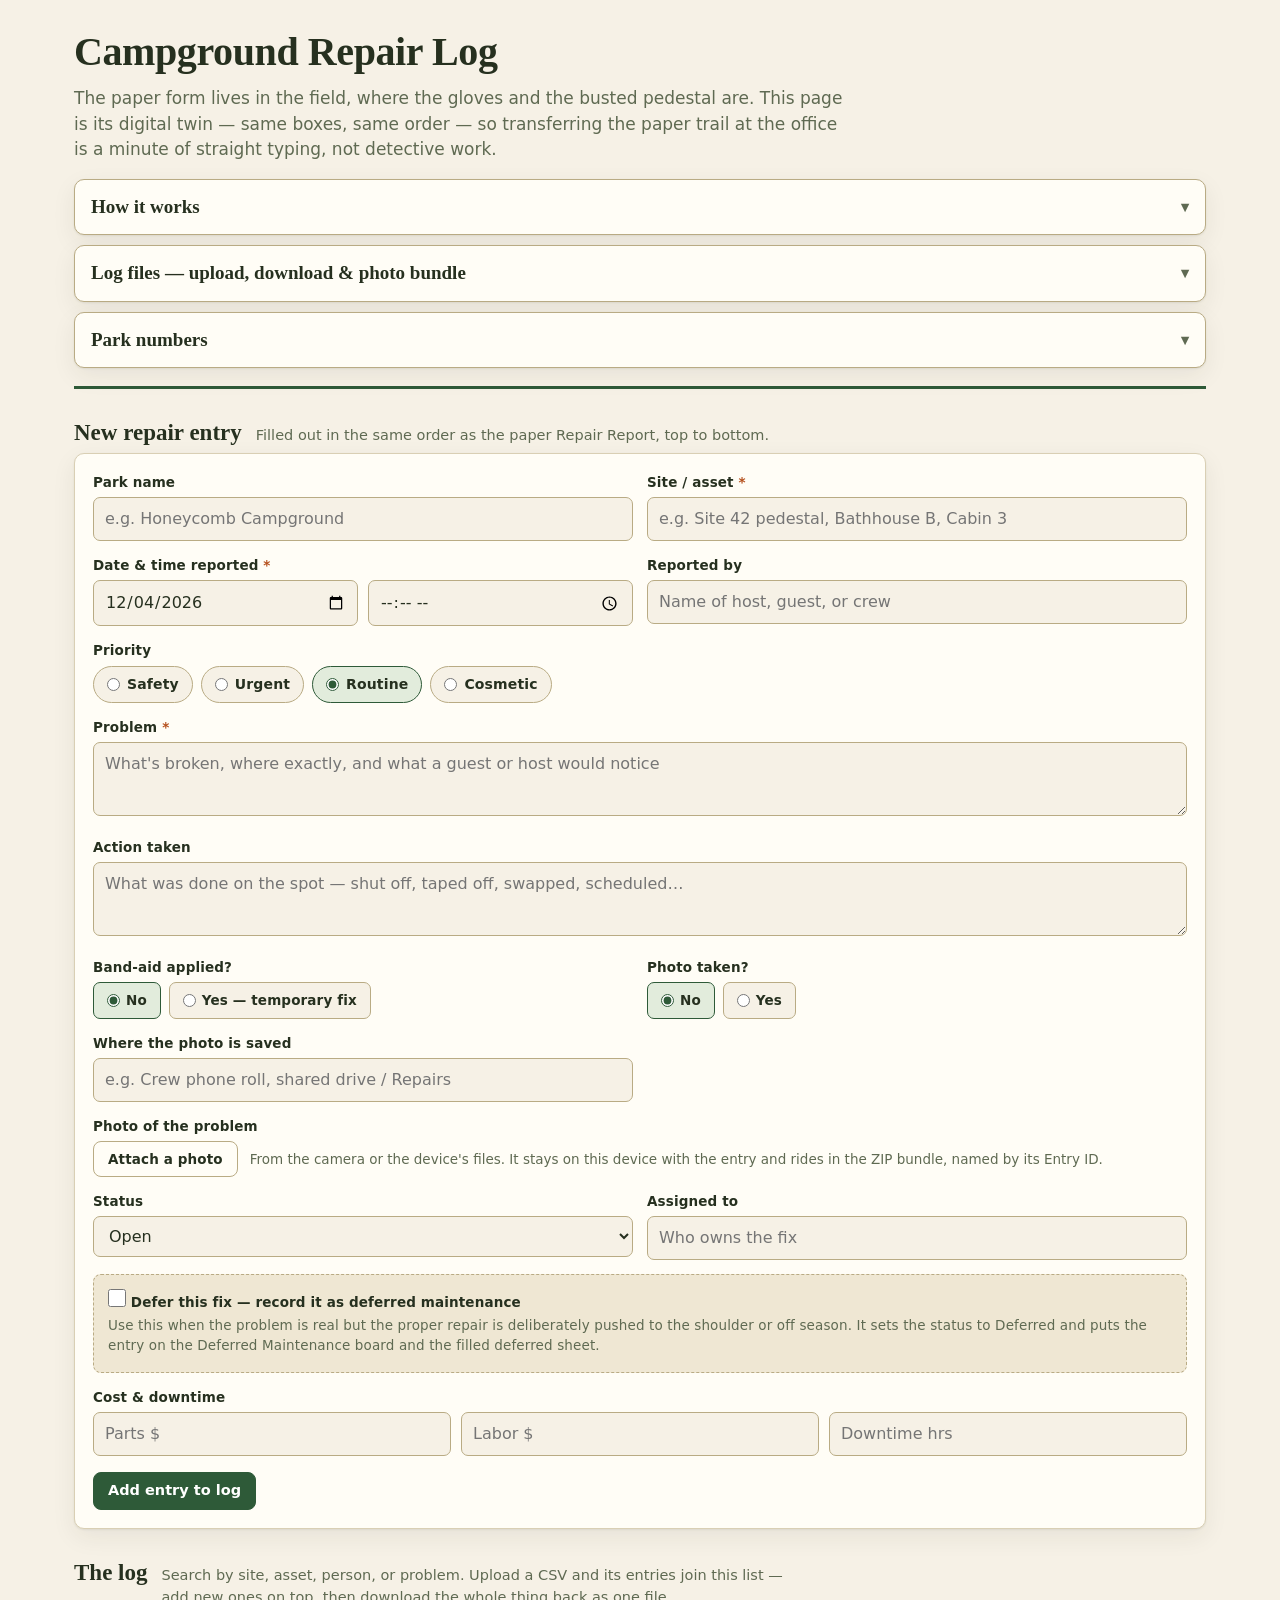
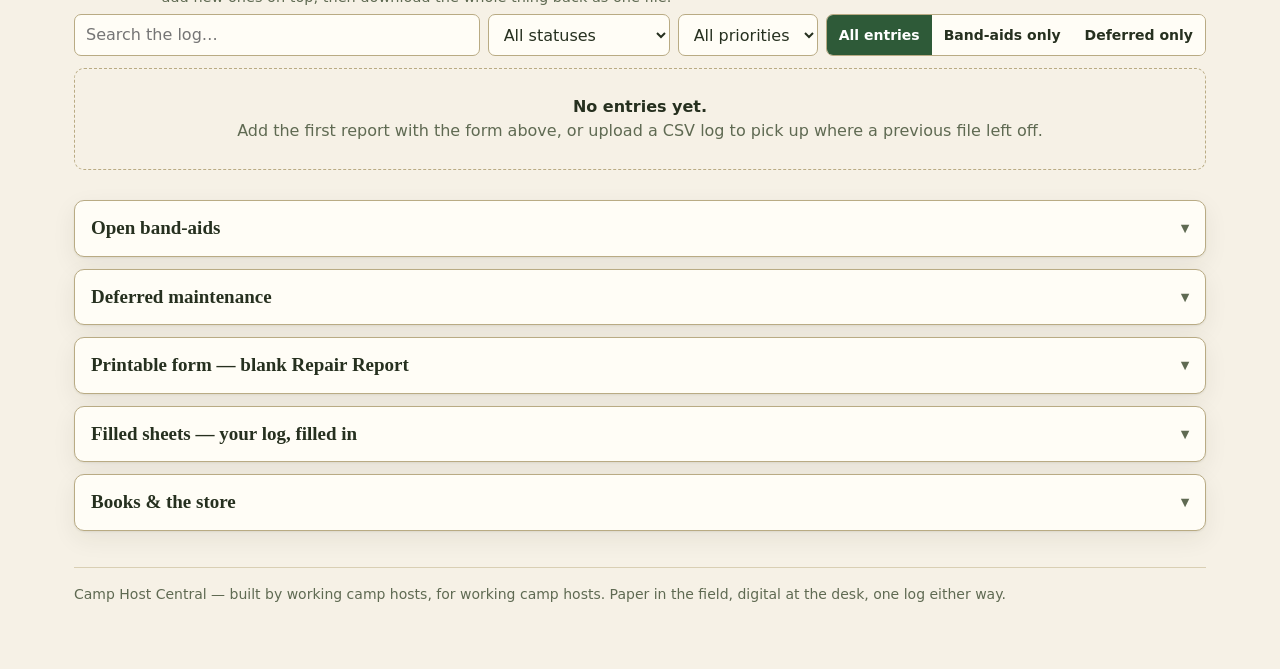
<file: campground-repair-log.html>
<!doctype html>
<html lang="en">
<head>
<meta charset="utf-8" />
<meta name="viewport" content="width=device-width, initial-scale=1, viewport-fit=cover" />
<meta name="color-scheme" content="light dark" />
<link rel="icon" href="data:," />
<title>Campground Repair Log</title>
<style>
  :root{
    --bg:#f6f1e6;
    --surface:#fffdf6;
    --surface-2:#efe7d3;
    --ink:#26301f;
    --muted:#5f6a52;
    --line:#d9cfb4;
    --line-strong:#b9ab84;
    --accent:#2e5a38;
    --accent-ink:#ffffff;
    --accent-soft:#e2ecdc;
    --rust:#b5501d;
    --rust-soft:#f9e8dc;
    --amber:#96690a;
    --amber-soft:#f7ecd2;
    --red:#a3271e;
    --red-soft:#f9e3df;
    --shadow:0 1px 2px rgba(38,48,31,.08),0 8px 24px rgba(38,48,31,.07);
    --radius:10px;
  }
  @media (prefers-color-scheme: dark){
    :root{
      --bg:#161915;
      --surface:#20261e;
      --surface-2:#2a3126;
      --ink:#ede8d8;
      --muted:#a9b198;
      --line:#3e4638;
      --line-strong:#5a6450;
      --accent:#7fb685;
      --accent-ink:#14220f;
      --accent-soft:#2c3d2a;
      --rust:#e08a55;
      --rust-soft:#43301f;
      --amber:#dcb45e;
      --amber-soft:#42391f;
      --red:#ef9a8d;
      --red-soft:#472824;
      --shadow:0 1px 2px rgba(0,0,0,.35),0 8px 24px rgba(0,0,0,.3);
    }
  }
  *{box-sizing:border-box}
  [hidden]{display:none !important}
  html{scroll-behavior:smooth}
  body{
    margin:0;background:var(--bg);color:var(--ink);
    font-family:system-ui,-apple-system,"Segoe UI",Helvetica,Arial,sans-serif;
    font-size:16px;line-height:1.5;
  }
  h1,h2,h3{font-family:Georgia,"Iowan Old Style","Palatino Linotype","Times New Roman",serif;line-height:1.2;margin:0}
  a{color:var(--accent)}
  button{font:inherit;cursor:pointer}
  input,select,textarea{font:inherit;color:var(--ink)}
  .wrap{max-width:1180px;margin:0 auto;padding:20px 16px 56px}
  @media (min-width:760px){.wrap{padding:28px 24px 64px}}

  /* ---------- intro ---------- */
  .intro{border-bottom:3px solid var(--accent);padding-bottom:18px;margin-bottom:18px}
  .intro h1{font-size:clamp(28px,5vw,40px);font-weight:800;letter-spacing:-.01em}
  .intro p.lede{font-size:17px;color:var(--muted);max-width:72ch;margin:10px 0 0}
  .how{display:grid;gap:10px;margin-top:16px}
  @media (min-width:760px){.how{grid-template-columns:repeat(3,1fr)}}
  .how .step{background:var(--surface);border:1px solid var(--line);border-radius:var(--radius);padding:12px 14px;box-shadow:var(--shadow)}
  .how .step b{display:block;font-family:Georgia,serif;font-size:15px;margin-bottom:2px}
  .how .step span{font-size:14px;color:var(--muted)}
  .how .num{display:inline-flex;align-items:center;justify-content:center;width:22px;height:22px;border-radius:50%;background:var(--accent);color:var(--accent-ink);font-size:13px;font-weight:700;margin-right:7px;vertical-align:2px}

  /* ---------- toolbar / stats ---------- */
  .toolbar{display:flex;flex-wrap:wrap;gap:8px;margin:18px 0 14px}
  .btn{
    display:inline-flex;align-items:center;gap:7px;border:1px solid var(--line-strong);
    background:var(--surface);color:var(--ink);border-radius:8px;padding:9px 14px;
    font-weight:600;font-size:14.5px;text-decoration:none;line-height:1.2;
  }
  .btn:hover{border-color:var(--accent)}
  .btn.primary{background:var(--accent);border-color:var(--accent);color:var(--accent-ink)}
  .btn.rust{background:var(--rust);border-color:var(--rust);color:#fff}
  @media (prefers-color-scheme: dark){.btn.rust{color:#1d130b}}
  .btn svg{width:16px;height:16px;flex:none}
  .btn.small{padding:6px 10px;font-size:13.5px}
  .stats{display:grid;grid-template-columns:repeat(2,1fr);gap:10px;margin-bottom:22px}
  @media (min-width:760px){.stats{grid-template-columns:repeat(4,1fr)}}
  @media (max-width:759px){.stats .stat:last-child{grid-column:1/-1}}
  .cost-months{margin-top:4px}
  .cost-months h3{font-size:16px;margin-bottom:6px}
  .cost-months table{width:100%;border-collapse:collapse;font-size:14.5px}
  .cost-months td,.cost-months th{padding:5px 8px;border-bottom:1px solid var(--line);text-align:left}
  .cost-months td:last-child,.cost-months th:last-child{text-align:right}
  .due-strip{
    display:flex;flex-wrap:wrap;gap:6px 14px;align-items:center;width:100%;text-align:left;
    background:var(--amber-soft);border:1px solid var(--amber);border-radius:8px;
    padding:10px 14px;margin-bottom:12px;font-weight:700;font-size:14.5px;color:var(--ink);
  }
  .due-strip .overdue{color:var(--red)}
  .due-strip small{font-weight:400;color:var(--muted)}
  .chronic-flag{display:inline-block;margin-top:4px;font-size:12.5px;font-weight:700;color:var(--red)}
  .demo-banner{
    display:flex;flex-wrap:wrap;gap:10px;align-items:center;justify-content:space-between;
    background:var(--amber-soft);border:1.5px solid var(--amber);border-radius:var(--radius);
    padding:12px 14px;margin-bottom:16px;font-size:14.5px;
  }
  .stat{background:var(--surface);border:1px solid var(--line);border-radius:var(--radius);padding:12px 14px;box-shadow:var(--shadow)}
  .stat .n{font-family:Georgia,serif;font-size:28px;font-weight:800;line-height:1}
  .stat .l{font-size:13px;color:var(--muted);margin-top:4px}
  .stat.alert .n{color:var(--red)}
  .stat.warn .n{color:var(--rust)}

  /* ---------- sections ---------- */
  section.block{margin:30px 0}
  .block-head{display:flex;flex-wrap:wrap;align-items:baseline;gap:8px 14px;margin-bottom:6px}
  .block-head h2{font-size:23px;font-weight:700}
  .block-head p{margin:0;color:var(--muted);font-size:14.5px;max-width:70ch}
  .card{background:var(--surface);border:1px solid var(--line);border-radius:var(--radius);box-shadow:var(--shadow);padding:18px}
  @media (max-width:559px){.card{padding:14px}}

  /* ---------- entry form (mirrors the paper sheet, field for field) ---------- */
  .form-grid{display:grid;gap:14px}
  @media (min-width:760px){.form-grid{grid-template-columns:1fr 1fr}}
  .field label{display:block;font-weight:700;font-size:13.5px;letter-spacing:.01em;margin-bottom:5px}
  .field label .req{color:var(--rust)}
  .field input[type="text"],.field input[type="date"],.field input[type="time"],.field input[type="number"],
  .field select,.field textarea{
    width:100%;background:var(--bg);border:1px solid var(--line-strong);border-radius:7px;padding:9px 11px;
  }
  .field textarea{resize:vertical;min-height:74px}
  .field input:focus,.field select:focus,.field textarea:focus{outline:2px solid var(--accent);outline-offset:1px}
  .span2{grid-column:1/-1}
  .dt-row{display:grid;grid-template-columns:1fr 1fr;gap:10px}
  .prio{display:flex;flex-wrap:wrap;gap:8px}
  .prio label{
    display:inline-flex;align-items:center;gap:7px;border:1px solid var(--line-strong);border-radius:999px;
    padding:7px 13px;font-weight:600;font-size:14px;cursor:pointer;background:var(--bg);margin:0;
  }
  .prio label:has(input:checked){border-color:var(--accent);background:var(--accent-soft)}
  .prio label.p-safety:has(input:checked){border-color:var(--red);background:var(--red-soft)}
  .prio label.p-urgent:has(input:checked){border-color:var(--amber);background:var(--amber-soft)}
  .prio input{accent-color:var(--accent);margin:0}
  .yn{display:flex;gap:8px;align-items:center;flex-wrap:wrap}
  .yn label{display:inline-flex;align-items:center;gap:6px;border:1px solid var(--line-strong);border-radius:7px;padding:7px 13px;font-weight:600;cursor:pointer;background:var(--bg);margin:0}
  .yn label:has(input:checked){border-color:var(--accent);background:var(--accent-soft)}
  .yn input{accent-color:var(--accent);margin:0}
  .money-row{display:grid;grid-template-columns:1fr 1fr 1fr;gap:10px}
  @media (max-width:559px){.money-row{grid-template-columns:1fr 1fr}}
  .form-actions{display:flex;flex-wrap:wrap;gap:8px;margin-top:16px;align-items:center}
  .form-error{display:none;background:var(--red-soft);color:var(--red);border:1px solid var(--red);border-radius:7px;padding:9px 12px;font-size:14.5px;font-weight:600}
  .form-error.show{display:block}
  .editing-note{display:none;font-size:14px;font-weight:700;color:var(--rust)}
  .editing-note.show{display:inline}

  /* ---------- log table / cards ---------- */
  .log-controls{display:flex;flex-wrap:wrap;gap:8px;margin-bottom:12px}
  .log-controls input[type="search"],.log-controls select{
    background:var(--surface);border:1px solid var(--line-strong);border-radius:7px;padding:8px 11px;
  }
  .log-controls input[type="search"]{flex:1 1 200px;min-width:0}
  .view-toggle{display:inline-flex;border:1px solid var(--line-strong);border-radius:7px;overflow:hidden}
  .view-toggle button{border:0;background:var(--surface);color:var(--ink);padding:8px 12px;font-weight:600;font-size:14px}
  .view-toggle button[aria-pressed="true"]{background:var(--accent);color:var(--accent-ink)}
  table.log{width:100%;border-collapse:collapse;font-size:14.5px}
  table.log th{text-align:left;font-size:12.5px;letter-spacing:.05em;text-transform:uppercase;color:var(--muted);padding:8px 10px;border-bottom:2px solid var(--line-strong)}
  table.log td{padding:10px;border-bottom:1px solid var(--line);vertical-align:top}
  table.log .site{font-weight:700;white-space:nowrap}
  table.log .prob{max-width:340px}
  .badge{display:inline-block;border-radius:999px;padding:2px 9px;font-size:12.5px;font-weight:700;white-space:nowrap}
  .badge.safety{background:var(--red-soft);color:var(--red)}
  .badge.urgent{background:var(--amber-soft);color:var(--amber)}
  .badge.routine{background:var(--accent-soft);color:var(--accent)}
  .badge.cosmetic{background:var(--surface-2);color:var(--muted)}
  .badge.st-open{background:var(--rust-soft);color:var(--rust)}
  .badge.st-progress{background:var(--amber-soft);color:var(--amber)}
  .badge.st-bandaid{background:var(--amber-soft);color:var(--amber)}
  .badge.st-parts{background:var(--surface-2);color:var(--muted)}
  .badge.st-deferred{background:var(--surface-2);color:var(--ink)}
  .badge.st-done{background:var(--accent-soft);color:var(--accent)}
  .ba-flag{display:inline-block;margin-top:4px;font-size:12.5px;font-weight:700;color:var(--rust)}
  .ba-flag.overdue{color:var(--red)}
  .def-flag{display:inline-block;margin-top:4px;font-size:12.5px;font-weight:700;color:var(--muted)}
  .def-flag.overdue{color:var(--red)}
  .row-actions{display:flex;gap:6px;flex-wrap:wrap}
  .row-actions button{border:1px solid var(--line-strong);background:var(--surface);color:var(--ink);border-radius:6px;padding:5px 9px;font-size:13px;font-weight:600}
  .row-actions button.danger.armed{background:var(--red);border-color:var(--red);color:#fff}
  .empty{border:1.5px dashed var(--line-strong);border-radius:var(--radius);padding:26px 18px;text-align:center;color:var(--muted)}
  .empty b{color:var(--ink)}
  @media (max-width:820px){
    table.log thead{display:none}
    table.log,table.log tbody,table.log tr,table.log td{display:block;width:100%}
    table.log tr{background:var(--surface);border:1px solid var(--line);border-radius:var(--radius);box-shadow:var(--shadow);padding:12px 14px;margin-bottom:10px}
    table.log td{border:0;padding:3px 0}
    table.log td::before{content:attr(data-l);display:block;font-size:11.5px;letter-spacing:.05em;text-transform:uppercase;color:var(--muted);font-weight:700}
    table.log .prob{max-width:none}
  }

  /* ---------- band-aid board ---------- */
  .ba-list{display:grid;gap:10px}
  @media (min-width:760px){.ba-list{grid-template-columns:1fr 1fr}}
  .ba-item{border:1px solid var(--line);border-left:5px solid var(--amber);border-radius:8px;background:var(--surface);padding:12px 14px;box-shadow:var(--shadow)}
  .ba-item.overdue{border-left-color:var(--red)}
  .ba-item .top{display:flex;justify-content:space-between;gap:10px;flex-wrap:wrap;align-items:baseline}
  .ba-item .site{font-weight:700}
  .ba-item .due{font-weight:700;font-size:14px}
  .ba-item.overdue .due{color:var(--red)}
  .ba-item p{margin:4px 0 0;color:var(--muted);font-size:14.5px}
  .rule-quote{font-family:Georgia,serif;font-style:italic;font-size:17px;margin:14px 0 0}
  .rule-quote span{color:var(--muted);font-size:14px;font-style:normal}

  /* ---------- deferred: form panel + board ---------- */
  .defer-box{border:1.5px dashed var(--line-strong);border-radius:8px;background:var(--surface-2);padding:12px 14px}
  .defer-box.on{border-style:solid;border-color:var(--accent);background:var(--accent-soft)}
  .defer-check{display:flex;align-items:flex-start;gap:9px;font-weight:700;font-size:15px;cursor:pointer;margin:0}
  .defer-check input{accent-color:var(--accent);width:18px;height:18px;margin:2px 0 0;flex:none}
  .defer-check small{display:block;font-weight:400;color:var(--muted);font-size:13.5px;margin-top:2px}
  .defer-fields{display:grid;gap:10px;margin-top:12px}
  @media (min-width:760px){.defer-fields{grid-template-columns:2fr 1fr}}
  .defer-fields label{display:block;font-weight:700;font-size:13.5px;margin-bottom:5px}
  .defer-fields input{width:100%;background:var(--surface);border:1px solid var(--line-strong);border-radius:7px;padding:9px 11px}
  .defer-fields input:focus{outline:2px solid var(--accent);outline-offset:1px}
  .def-item{border:1px solid var(--line);border-left:5px solid var(--line-strong);border-radius:8px;background:var(--surface);padding:12px 14px;box-shadow:var(--shadow)}
  .def-item.overdue{border-left-color:var(--red)}
  .def-item .top{display:flex;justify-content:space-between;gap:10px;flex-wrap:wrap;align-items:baseline}
  .def-item .site{font-weight:700}
  .def-item .due{font-weight:700;font-size:14px}
  .def-item.overdue .due{color:var(--red)}
  .def-item p{margin:4px 0 0;color:var(--muted);font-size:14.5px}

  /* ---------- printable sheets ---------- */
  .sheet-tabs{display:flex;flex-wrap:wrap;gap:8px;margin-bottom:12px}
  .sheet{
    background:#ffffff;color:#1c1c1c;border:1px solid #c9c2ae;border-radius:6px;
    padding:26px 26px 20px;margin-bottom:22px;font-size:14px;
    box-shadow:var(--shadow);
  }
  .sheet h3{font-size:21px;border-bottom:2.5px solid #1c1c1c;padding-bottom:6px;display:flex;justify-content:space-between;align-items:baseline;flex-wrap:wrap;gap:6px}
  .sheet h3 .brand{font-family:system-ui,-apple-system,"Segoe UI",sans-serif;font-size:12px;font-weight:700;letter-spacing:.08em;text-transform:uppercase;color:#555}
  .sheet .row{display:flex;gap:18px;flex-wrap:wrap;margin-top:12px}
  .sheet .f{flex:1 1 180px}
  .sheet .f.wide{flex:2 1 300px}
  .sheet .lab{font-size:11px;font-weight:700;letter-spacing:.06em;text-transform:uppercase;color:#444}
  .sheet .line{border-bottom:1.5px solid #888;min-height:24px}
  .sheet .writebox{border:1.5px solid #888;border-radius:3px;margin-top:4px;
    background-image:repeating-linear-gradient(to bottom,transparent 0,transparent 27px,#cfcfcf 27px,#cfcfcf 28px)}
  .sheet .writebox.h3{height:84px}.sheet .writebox.h2{height:56px}
  .sheet .checks{display:flex;gap:16px;flex-wrap:wrap;margin-top:4px;font-size:14px}
  .sheet .box{display:inline-block;width:14px;height:14px;border:1.8px solid #333;border-radius:2px;vertical-align:-2px;margin-right:5px}
  .sheet table{width:100%;border-collapse:collapse;margin-top:10px;font-size:13px}
  .sheet table th{border:1.5px solid #666;padding:6px 7px;text-align:left;background:#f0ede2;font-size:11.5px;letter-spacing:.04em;text-transform:uppercase}
  .sheet table td{border:1.5px solid #666;padding:6px 7px;height:30px}
  .sheet .foot{margin-top:14px;border-top:1.5px solid #888;padding-top:8px;font-size:12.5px;color:#333;display:flex;justify-content:space-between;gap:12px;flex-wrap:wrap}
  .sheet .safety-first{font-weight:700}
  /* filled sheets — the digital entries, printed */
  .sheet .line .val{font-weight:600}
  .sheet .fillbox{border:1.5px solid #888;border-radius:3px;margin-top:4px;padding:8px 10px;min-height:52px;white-space:pre-wrap;word-break:break-word}
  .sheet .fillbox.tall{min-height:80px}
  .sheet .box.on{background:#333;box-shadow:inset 0 0 0 2.5px #fff}
  .sheet table td.data-cell{height:auto;vertical-align:top}
  .sheet table{table-layout:fixed}
  .sheet table td,.sheet table th{overflow-wrap:break-word}
  .filled-controls{display:flex;flex-wrap:wrap;gap:8px;margin-bottom:12px;align-items:center}
  .filled-controls select{background:var(--surface);border:1px solid var(--line-strong);border-radius:7px;padding:8px 11px;max-width:100%}
  .btn.active{background:var(--accent-soft);border-color:var(--accent);color:var(--accent)}
  .btn[disabled]{opacity:.5;cursor:not-allowed}
  .btn[disabled]:hover{border-color:var(--line-strong)}
  .filled-printbar{
    display:flex;flex-wrap:wrap;gap:10px;align-items:center;justify-content:space-between;
    background:var(--accent-soft);border:1px solid var(--accent);border-radius:var(--radius);
    padding:12px 14px;margin-bottom:16px;font-size:14.5px;
  }
  .filled-printbar .what{font-weight:600}
  .filled-printbar .what small{display:block;font-weight:400;color:var(--muted);font-size:13px}
  @media (max-width:640px){.sheet{padding:18px 14px}}

  .print-banner{display:none;background:var(--accent-soft);border:1px solid var(--accent);border-radius:var(--radius);padding:12px 14px;margin-bottom:14px;font-size:14.5px}
  .print-banner.show{display:flex;gap:10px;flex-wrap:wrap;align-items:center;justify-content:space-between}

  /* ---------- store / funnel ---------- */
  .store-grid{display:grid;gap:12px}
  @media (min-width:760px){.store-grid{grid-template-columns:repeat(3,1fr)}}
  .product{background:var(--surface);border:1px solid var(--line);border-radius:var(--radius);padding:16px;box-shadow:var(--shadow);display:flex;flex-direction:column;gap:8px}
  .product h3{font-size:17px}
  .product p{margin:0;color:var(--muted);font-size:14.5px;flex:1}
  .product .price{font-family:Georgia,serif;font-weight:800;font-size:19px}
  .product .price small{font-family:system-ui,-apple-system,"Segoe UI",sans-serif;font-weight:600;font-size:13px;color:var(--muted)}

  .toast{
    position:fixed;left:50%;bottom:18px;transform:translateX(-50%) translateY(20px);
    background:var(--ink);color:var(--bg);border-radius:8px;padding:11px 16px;font-size:14.5px;font-weight:600;
    opacity:0;pointer-events:none;transition:opacity .25s,transform .25s;max-width:min(92vw,560px);text-align:center;z-index:50;
    box-shadow:0 10px 30px rgba(0,0,0,.3);
  }
  .toast.show{opacity:1;transform:translateX(-50%) translateY(0)}
  footer.page{border-top:1px solid var(--line);margin-top:36px;padding-top:16px;color:var(--muted);font-size:14px}
  .sr-only{position:absolute;width:1px;height:1px;overflow:hidden;clip:rect(0 0 0 0);white-space:nowrap}

  /* ---------- collapsible panels (everything secondary lives behind a button) ---------- */
  .header-panels{display:grid;gap:10px;margin-top:16px}
  .panel-toggle{
    display:flex;width:100%;align-items:center;justify-content:space-between;gap:12px;
    background:var(--surface);border:1px solid var(--line-strong);border-radius:var(--radius);
    padding:13px 16px;font-family:Georgia,serif;font-size:19px;font-weight:700;color:var(--ink);
    box-shadow:var(--shadow);text-align:left;
  }
  .panel-toggle:hover{border-color:var(--accent)}
  .panel-toggle .chev{font-size:15px;color:var(--muted);transition:transform .2s;flex:none}
  .panel-toggle[aria-expanded="true"] .chev{transform:rotate(180deg)}
  .panel-toggle .count{font-family:system-ui,-apple-system,"Segoe UI",sans-serif;font-size:13px;font-weight:700;background:var(--accent-soft);color:var(--accent);border-radius:999px;padding:2px 10px;margin-left:auto}
  .panel-body{margin-top:12px}
  .panel-desc{margin:0 0 12px;color:var(--muted);font-size:14.5px;max-width:72ch}
  section.block.panel{margin:12px 0}
  .header-panels .toolbar{margin:0}
  .header-panels .stats{margin:0}
  .header-panels .how{margin:0}

  /* ---------- entry photos (blobs stored on-device in IndexedDB) ---------- */
  .photo-attach{display:flex;flex-wrap:wrap;gap:8px 12px;align-items:center}
  .photo-attach label.btn{margin:0}
  .photo-note{font-size:13.5px;color:var(--muted)}
  .photo-preview{display:flex;flex-wrap:wrap;gap:10px;align-items:center;margin-top:10px}
  .photo-preview img{width:76px;height:76px;object-fit:cover;border-radius:8px;border:1px solid var(--line-strong)}
  .photo-preview span{font-size:13.5px;color:var(--muted)}
  .thumb-btn{border:0;background:none;padding:0;cursor:pointer;display:inline-block;margin-top:6px}
  .thumb-btn img{width:54px;height:54px;object-fit:cover;border-radius:6px;border:1px solid var(--line-strong);display:block}
  .photo-flag{display:inline-block;margin-top:4px;font-size:12.5px;font-weight:700;color:var(--muted)}
  .photo-viewer{position:fixed;inset:0;background:rgba(10,12,8,.88);z-index:60;display:flex;align-items:center;justify-content:center;padding:16px}
  .photo-viewer .pv-card{max-width:min(94vw,900px)}
  .photo-viewer img{max-width:100%;max-height:78vh;border-radius:8px;box-shadow:0 12px 40px rgba(0,0,0,.5);display:block;margin:0 auto}
  .photo-viewer .pv-bar{display:flex;gap:10px;align-items:center;justify-content:space-between;margin-top:10px;color:#f2eedd;font-size:14.5px;font-weight:600}

  /* ---------- master merge: import preview + report ---------- */
  .import-report{
    margin-top:14px;background:var(--accent-soft);border:1px solid var(--accent);border-radius:var(--radius);
    padding:12px 14px;font-size:14.5px;
  }
  .import-report b{font-family:Georgia,serif}
  .import-report ul{margin:6px 0 0;padding-left:18px}
  .import-overlay{position:fixed;inset:0;background:rgba(10,12,8,.72);z-index:70;display:flex;align-items:flex-start;justify-content:center;padding:16px;overflow:auto}
  .import-card{background:var(--surface);color:var(--ink);border-radius:12px;box-shadow:0 18px 50px rgba(0,0,0,.4);max-width:min(94vw,760px);width:100%;padding:20px;margin:auto}
  .import-card h3{font-size:22px;margin-bottom:4px}
  .import-card .sub{color:var(--muted);font-size:14.5px;margin:0 0 14px}
  .import-nums{display:grid;grid-template-columns:repeat(2,1fr);gap:8px;margin-bottom:14px}
  @media (min-width:640px){.import-nums{grid-template-columns:repeat(5,1fr)}}
  .import-nums .nbox{border:1px solid var(--line);border-radius:8px;padding:10px;background:var(--bg);text-align:center}
  .import-nums .nbox .n{font-family:Georgia,serif;font-size:24px;font-weight:800;line-height:1}
  .import-nums .nbox .l{font-size:12.5px;color:var(--muted);margin-top:3px}
  .import-nums .nbox.protect{border-color:var(--amber);background:var(--amber-soft)}
  .import-group{margin:12px 0}
  .import-group h4{font-family:Georgia,serif;font-size:16px;margin:0 0 6px}
  .import-group ul{margin:0;padding-left:18px;font-size:14.5px}
  .import-group li{margin:3px 0}
  .import-group .meta{color:var(--muted);font-size:13.5px}
  .import-actions{display:flex;flex-wrap:wrap;gap:8px;margin-top:16px}

  /* ---------- print ---------- */
  @media print{
    body{background:#fff}
    .panel-body{display:block !important}
    .no-print{display:none !important}
    .wrap{max-width:none;padding:0}
    .sheet{box-shadow:none;border:0;border-radius:0;margin:0;padding:10px 4px;page-break-after:always}
    body[data-print="report"] .sheet:not(#sheet-report),
    body[data-print="filled"] .sheet:not(.filled-sheet){display:none}
  }
</style>
</head>
<body>
<div class="wrap">

  <!-- ================= INTRO ================= -->
  <header class="intro no-print">
    <h1>Campground Repair Log</h1>
    <p class="lede">The paper form lives in the field, where the gloves and the busted pedestal are. This page is its digital twin — same boxes, same order — so transferring the paper trail at the office is a minute of straight typing, not detective work.</p>
    <div class="header-panels">
    <div>
      <button class="panel-toggle" type="button" aria-expanded="false" aria-controls="howBody"><span>How it works</span><span class="chev" aria-hidden="true">▾</span></button>
      <div class="how panel-body" id="howBody" hidden>
      <div class="step"><b><span class="num">1</span>Report it on paper</b><span>Print the Repair Report sheet below and keep a stack in the shop and the office.</span></div>
      <div class="step"><b><span class="num">2</span>Type it in here</b><span>The entry form mirrors the sheet box for box. Entries save on this device as you go — the CSV is your backup and the way to share the log, not the only copy.</span></div>
      <div class="step"><b><span class="num">3</span>Carry the log forward</b><span>Download the CSV, then upload that same file next week or on another device — you preview the merge first, new entries stack on top, updates land only when they're newer, and nothing doubles up or disappears. Photos ride along in the ZIP bundle: the CSV plus every picture, named by its Entry ID.</span></div>
      </div>
    </div>
    <div>
      <button class="panel-toggle" type="button" aria-expanded="false" aria-controls="csvBody"><span>Log files — upload, download &amp; photo bundle</span><span class="chev" aria-hidden="true">▾</span></button>
      <div class="panel-body" id="csvBody" hidden>
    <p class="panel-desc"><b>Works offline, right off your device.</b> This one file is the whole app — no account, no connection needed, the photo bundle included. If you downloaded it from Gumroad, unzip it and always open <b>this same file in the same browser</b>: your entries and photos are saved in that browser, on this device. To move to another device or browser, download the bundle here and upload it in the new spot — Entry IDs merge, nothing doubles. A weekly bundle download is your backup if the browser's saved data ever gets cleared.</p>
    <p class="panel-desc"><b>The weekly master routine:</b> hosts send their CSV or bundle files in. Upload each one here and you get a <b>preview before anything changes</b> — new entries, updates, and anything held back — then Apply or Cancel. Every entry carries a last-updated stamp: if a host's file holds an older copy of an entry this file already corrected, the fresher version here wins and the preview says so, so a stale file can never quietly overwrite a fix. Entries are never deleted just because they're missing from an incoming file. On Monday, download the <b>Monday packet</b> — a dated bundle of this master log — and send that one file to every host, so the whole park starts the week from the same spot.</p>
    <div class="toolbar">
      <label class="btn primary" for="csvFile">
        <svg viewBox="0 0 24 24" fill="none" stroke="currentColor" stroke-width="2" stroke-linecap="round" stroke-linejoin="round" aria-hidden="true"><path d="M21 15v4a2 2 0 0 1-2 2H5a2 2 0 0 1-2-2v-4"/><path d="M17 8l-5-5-5 5"/><path d="M12 3v12"/></svg>
        Upload CSV or bundle
      </label>
      <input class="sr-only" type="file" id="csvFile" accept=".csv,text/csv,.zip,application/zip" />
      <button class="btn" type="button" id="downloadBtn">
        <svg viewBox="0 0 24 24" fill="none" stroke="currentColor" stroke-width="2" stroke-linecap="round" stroke-linejoin="round" aria-hidden="true"><path d="M21 15v4a2 2 0 0 1-2 2H5a2 2 0 0 1-2-2v-4"/><path d="M7 10l5 5 5-5"/><path d="M12 15V3"/></svg>
        Download CSV
      </button>
      <button class="btn" type="button" id="bundleBtn">
        <svg viewBox="0 0 24 24" fill="none" stroke="currentColor" stroke-width="2" stroke-linecap="round" stroke-linejoin="round" aria-hidden="true"><path d="M21 15v4a2 2 0 0 1-2 2H5a2 2 0 0 1-2-2v-4"/><path d="M7 10l5 5 5-5"/><path d="M12 15V3"/></svg>
        Download bundle (ZIP) — CSV + photos
      </button>
      <button class="btn primary" type="button" id="packetBtn">
        <svg viewBox="0 0 24 24" fill="none" stroke="currentColor" stroke-width="2" stroke-linecap="round" stroke-linejoin="round" aria-hidden="true"><path d="M21 15v4a2 2 0 0 1-2 2H5a2 2 0 0 1-2-2v-4"/><path d="M7 10l5 5 5-5"/><path d="M12 15V3"/></svg>
        Download Monday packet — dated master bundle for hosts
      </button>
      <button class="btn" type="button" id="templateBtn">
        <svg viewBox="0 0 24 24" fill="none" stroke="currentColor" stroke-width="2" stroke-linecap="round" stroke-linejoin="round" aria-hidden="true"><path d="M14 2H6a2 2 0 0 0-2 2v16a2 2 0 0 0 2 2h12a2 2 0 0 0 2-2V8z"/><path d="M14 2v6h6"/></svg>
        Blank CSV template
      </button>
      <button class="btn" type="button" id="demoBtn">Load demo data</button>
      <a class="btn" href="#printables" id="printFormsLink">
        <svg viewBox="0 0 24 24" fill="none" stroke="currentColor" stroke-width="2" stroke-linecap="round" stroke-linejoin="round" aria-hidden="true"><path d="M6 9V2h12v7"/><path d="M6 18H4a2 2 0 0 1-2-2v-5a2 2 0 0 1 2-2h16a2 2 0 0 1 2 2v5a2 2 0 0 1-2 2h-2"/><rect x="6" y="14" width="12" height="8"/></svg>
        Printable forms
      </a>
      <a class="btn rust" href="https://camphostcentral.gumroad.com/l/uqvwpm" target="_blank" rel="noopener">Get the free checklists</a>
    </div>
    <div class="import-report" id="importReport" hidden></div>
      </div>
    </div>
    <div>
      <button class="panel-toggle" type="button" aria-expanded="false" aria-controls="statsBody"><span>Park numbers</span><span class="chev" aria-hidden="true">▾</span></button>
    <div class="panel-body" id="statsBody" hidden>
    <div class="stats" role="status" aria-live="polite">
      <div class="stat"><div class="n" id="statTotal">0</div><div class="l">Entries in this log</div></div>
      <div class="stat warn"><div class="n" id="statOpen">0</div><div class="l">Still open</div></div>
      <div class="stat alert"><div class="n" id="statSafety">0</div><div class="l">Open safety items</div></div>
      <div class="stat warn"><div class="n" id="statBandaid">0</div><div class="l">Open band-aids awaiting a proper fix</div></div>
      <div class="stat"><div class="n" id="statDeferred">0</div><div class="l">Deferred to a later season</div></div>
      <div class="stat"><div class="n" id="statSpent">$0</div><div class="l">Parts + labor logged, all entries</div></div>
      <div class="stat"><div class="n" id="statOpenValue">$0</div><div class="l">Cost sitting in still-open work</div></div>
      <div class="stat"><div class="n" id="statDeferredValue">$0</div><div class="l">Estimated cost of deferred work</div></div>
    </div>
    <div class="cost-months" id="costByMonth"></div>
    </div>
    </div>
    </div>
  </header>

  <div class="demo-banner no-print" id="demoBanner" hidden>
    <span><b>Demo data — you're exploring sample entries.</b> Your real log is saved untouched on this device; anything you change here is thrown away when you exit.</span>
    <button class="btn primary" type="button" id="exitDemoBtn">Exit demo — back to my log</button>
  </div>

  <!-- ================= ENTRY FORM ================= -->
  <section class="block no-print" aria-labelledby="entryHead">
    <div class="block-head">
      <h2 id="entryHead">New repair entry</h2>
      <p>Filled out in the same order as the paper Repair Report, top to bottom.</p>
    </div>
    <form class="card" id="entryForm" novalidate>
      <div class="form-error" id="formError" role="alert"></div>
      <div class="form-grid">
        <div class="field">
          <label for="fPark">Park name</label>
          <input type="text" id="fPark" placeholder="e.g. Honeycomb Campground" autocomplete="off" />
        </div>
        <div class="field">
          <label for="fSite">Site / asset <span class="req">*</span></label>
          <input type="text" id="fSite" placeholder="e.g. Site 42 pedestal, Bathhouse B, Cabin 3" autocomplete="off" />
        </div>
        <div class="field">
          <label>Date &amp; time reported <span class="req">*</span></label>
          <div class="dt-row">
            <input type="date" id="fDate" aria-label="Date reported" />
            <input type="time" id="fTime" aria-label="Time reported" />
          </div>
        </div>
        <div class="field">
          <label for="fBy">Reported by</label>
          <input type="text" id="fBy" placeholder="Name of host, guest, or crew" autocomplete="off" />
        </div>
        <div class="field span2">
          <label>Priority</label>
          <div class="prio" role="radiogroup" aria-label="Priority">
            <label class="p-safety"><input type="radio" name="prio" value="Safety" /> Safety</label>
            <label class="p-urgent"><input type="radio" name="prio" value="Urgent" /> Urgent</label>
            <label><input type="radio" name="prio" value="Routine" checked /> Routine</label>
            <label><input type="radio" name="prio" value="Cosmetic" /> Cosmetic</label>
          </div>
        </div>
        <div class="field span2">
          <label for="fProblem">Problem <span class="req">*</span></label>
          <textarea id="fProblem" placeholder="What's broken, where exactly, and what a guest or host would notice"></textarea>
        </div>
        <div class="field span2">
          <label for="fAction">Action taken</label>
          <textarea id="fAction" placeholder="What was done on the spot — shut off, taped off, swapped, scheduled…"></textarea>
        </div>
        <div class="field">
          <label>Band-aid applied?</label>
          <div class="yn" role="radiogroup" aria-label="Band-aid applied">
            <label><input type="radio" name="bandaid" value="No" checked /> No</label>
            <label><input type="radio" name="bandaid" value="Yes" /> Yes — temporary fix</label>
          </div>
        </div>
        <div class="field" id="dueWrap" hidden>
          <label for="fDue">Proper-fix due date</label>
          <input type="date" id="fDue" />
        </div>
        <div class="field">
          <label>Photo taken?</label>
          <div class="yn" role="radiogroup" aria-label="Photo taken">
            <label><input type="radio" name="photo" value="No" checked /> No</label>
            <label><input type="radio" name="photo" value="Yes" /> Yes</label>
          </div>
        </div>
        <div class="field">
          <label for="fPhotoLoc">Where the photo is saved</label>
          <input type="text" id="fPhotoLoc" placeholder="e.g. Crew phone roll, shared drive / Repairs" autocomplete="off" />
        </div>
        <div class="field span2">
          <label>Photo of the problem</label>
          <div class="photo-attach">
            <label class="btn" for="fPhotoFile">Attach a photo</label>
            <input class="sr-only" type="file" id="fPhotoFile" accept="image/*" />
            <span class="photo-note">From the camera or the device's files. It stays on this device with the entry and rides in the ZIP bundle, named by its Entry ID.</span>
          </div>
          <div class="photo-preview" id="photoPreview" hidden>
            <img id="photoPreviewImg" alt="Attached photo preview" />
            <span id="photoPreviewCap"></span>
            <button class="btn small" type="button" id="photoRemoveBtn">Remove photo</button>
          </div>
        </div>
        <div class="field">
          <label for="fStatus">Status</label>
          <select id="fStatus">
            <option>Open</option>
            <option>In Progress</option>
            <option>Band-Aid Applied</option>
            <option>Waiting on Parts</option>
            <option>Deferred</option>
            <option>Completed</option>
          </select>
        </div>
        <div class="field">
          <label for="fAssigned">Assigned to</label>
          <input type="text" id="fAssigned" placeholder="Who owns the fix" autocomplete="off" />
        </div>
        <div class="field span2">
          <div class="defer-box" id="deferBox">
            <label class="defer-check">
              <input type="checkbox" id="fDeferred" />
              <span>Defer this fix — record it as deferred maintenance
                <small>Use this when the problem is real but the proper repair is deliberately pushed to the shoulder or off season. It sets the status to Deferred and puts the entry on the Deferred Maintenance board and the filled deferred sheet.</small>
              </span>
            </label>
            <div class="defer-fields" id="deferFields" hidden>
              <div>
                <label for="fDefReason">Why it's deferred</label>
                <input type="text" id="fDefReason" placeholder="e.g. Needs a full rewire — budget opens in the off season" autocomplete="off" />
              </div>
              <div>
                <label for="fDefUntil">Revisit by</label>
                <input type="date" id="fDefUntil" />
              </div>
            </div>
          </div>
        </div>
        <div class="field span2">
          <label>Cost &amp; downtime</label>
          <div class="money-row">
            <input type="number" id="fParts" min="0" step="0.01" placeholder="Parts $" aria-label="Parts cost in dollars" />
            <input type="number" id="fLabor" min="0" step="0.01" placeholder="Labor $" aria-label="Labor cost in dollars" />
            <input type="number" id="fDown" min="0" step="0.5" placeholder="Downtime hrs" aria-label="Downtime in hours" />
          </div>
        </div>
      </div>
      <div class="form-actions">
        <button class="btn primary" type="submit" id="submitBtn">Add entry to log</button>
        <button class="btn" type="button" id="cancelEditBtn" hidden>Cancel edit</button>
        <span class="editing-note" id="editingNote">Editing an existing entry — save to update it in place.</span>
      </div>
    </form>
  </section>

  <!-- ================= THE LOG ================= -->
  <section class="block no-print" aria-labelledby="logHead">
    <div class="block-head">
      <h2 id="logHead">The log</h2>
      <p>Search by site, asset, person, or problem. Upload a CSV and its entries join this list — add new ones on top, then download the whole thing back as one file.</p>
    </div>
    <button class="due-strip" type="button" id="dueStrip" hidden></button>
    <div class="log-controls">
      <input type="search" id="searchBox" placeholder="Search the log…" aria-label="Search the log" />
      <select id="statusFilter" aria-label="Filter by status">
        <option value="">All statuses</option>
        <option>Open</option>
        <option>In Progress</option>
        <option>Band-Aid Applied</option>
        <option>Waiting on Parts</option>
        <option>Deferred</option>
        <option>Completed</option>
      </select>
      <select id="prioFilter" aria-label="Filter by priority">
        <option value="">All priorities</option>
        <option>Safety</option>
        <option>Urgent</option>
        <option>Routine</option>
        <option>Cosmetic</option>
      </select>
      <div class="view-toggle" role="group" aria-label="Log view">
        <button type="button" id="viewAll" aria-pressed="true">All entries</button>
        <button type="button" id="viewBandaid" aria-pressed="false">Band-aids only</button>
        <button type="button" id="viewDeferred" aria-pressed="false">Deferred only</button>
      </div>
    </div>
    <div id="logWrap"></div>
  </section>

  <!-- ================= BAND-AID BOARD ================= -->
  <section class="block panel no-print" aria-labelledby="baHead">
    <button class="panel-toggle" type="button" aria-expanded="false" aria-controls="baBody"><span id="baHead">Open band-aids</span><span class="count" id="baCount" hidden>0</span><span class="chev" aria-hidden="true">▾</span></button>
    <div class="panel-body" id="baBody" hidden>
    <p class="panel-desc">Every temporary fix still waiting on its proper repair, sorted by the date it was promised. This is the shoulder-season hit list.</p>
    <div class="ba-list" id="baList"></div>
    <p class="rule-quote">“A band-aid is a promise to come back.” <span>— the rule printed on every sheet in the pack</span></p>
    </div>
  </section>

  <!-- ================= DEFERRED BOARD ================= -->
  <section class="block panel no-print" aria-labelledby="defHead">
    <button class="panel-toggle" type="button" aria-expanded="false" aria-controls="defBody"><span id="defHead">Deferred maintenance</span><span class="count" id="defCount" hidden>0</span><span class="chev" aria-hidden="true">▾</span></button>
    <div class="panel-body" id="defBody" hidden>
    <p class="panel-desc">Real problems whose proper fix is deliberately pushed to the shoulder or off season — recorded here so the decision is on paper, with the reason and the date it comes back. This is the list you walk the park with when the season turns.</p>
    <div style="margin-bottom:12px">
      <button class="btn primary" type="button" id="recordDeferredBtn">Record deferred maintenance</button>
    </div>
    <div class="ba-list" id="defList"></div>
    <p class="rule-quote">“Deferred is a decision, not a disappearance.” <span>— every item here has a season it comes back in</span></p>
    </div>
  </section>

  <!-- ================= PRINTABLES ================= -->
  <section class="block panel" id="printables" aria-labelledby="printHead">
    <button class="panel-toggle no-print" type="button" aria-expanded="false" aria-controls="printBody"><span id="printHead">Printable form — blank Repair Report</span><span class="chev" aria-hidden="true">▾</span></button>
    <div class="panel-body" id="printBody" hidden>
    <p class="panel-desc no-print">The one paper sheet: the blank Repair Report, sized for a clipboard and a work glove. Everything else — the running log, the Band-Aid Tracker, the deferred list — is generated by the app from your entries (see the filled sheets right below), so paper only has to do the field work. Download it below and the sheet opens as its own page, ready to print or save as a PDF.</p>
    <div class="print-banner no-print" id="printBanner">
      <span id="printBannerText">Sheet selected.</span>
      <span style="display:inline-flex;gap:8px;flex-wrap:wrap">
        <button class="btn small primary" type="button" id="printNowBtn">Download the sheet</button>
        <button class="btn small" type="button" id="printAllBtn">Back to the paper sheet</button>
      </span>
    </div>
    <div class="no-print" style="margin-bottom:14px">
      <button class="btn primary" type="button" id="printReportBtn">
        <svg viewBox="0 0 24 24" fill="none" stroke="currentColor" stroke-width="2" stroke-linecap="round" stroke-linejoin="round" aria-hidden="true"><path d="M21 15v4a2 2 0 0 1-2 2H5a2 2 0 0 1-2-2v-4"/><path d="M7 10l5 5 5-5"/><path d="M12 15V3"/></svg>
        Download the blank Repair Report
      </button>
    </div>

    <!-- Sheet 1: single-incident report -->
    <div class="sheet" id="sheet-report">
      <h3>Repair Report <span class="brand">Camp Host Central</span></h3>
      <div class="row">
        <div class="f wide"><div class="lab">Park</div><div class="line"></div></div>
        <div class="f"><div class="lab">Site / Asset</div><div class="line"></div></div>
      </div>
      <div class="row">
        <div class="f"><div class="lab">Date</div><div class="line"></div></div>
        <div class="f"><div class="lab">Time</div><div class="line"></div></div>
        <div class="f wide"><div class="lab">Reported by</div><div class="line"></div></div>
      </div>
      <div class="row">
        <div class="f wide">
          <div class="lab">Priority — check one</div>
          <div class="checks">
            <span class="safety-first"><span class="box"></span>Safety</span>
            <span><span class="box"></span>Urgent</span>
            <span><span class="box"></span>Routine</span>
            <span><span class="box"></span>Cosmetic</span>
          </div>
        </div>
      </div>
      <div class="row"><div class="f wide"><div class="lab">Problem — what's broken, where exactly</div><div class="writebox h3"></div></div></div>
      <div class="row"><div class="f wide"><div class="lab">Action taken</div><div class="writebox h3"></div></div></div>
      <div class="row">
        <div class="f">
          <div class="lab">Band-aid applied?</div>
          <div class="checks"><span><span class="box"></span>Yes</span><span><span class="box"></span>No</span></div>
        </div>
        <div class="f"><div class="lab">If yes — proper fix due by (date)</div><div class="line"></div></div>
      </div>
      <div class="row">
        <div class="f">
          <div class="lab">Photo taken?</div>
          <div class="checks"><span><span class="box"></span>Yes</span><span><span class="box"></span>No</span></div>
        </div>
        <div class="f wide"><div class="lab">Where the photo is saved</div><div class="line"></div></div>
      </div>
      <div class="row">
        <div class="f"><div class="lab">Status</div><div class="line"></div></div>
        <div class="f"><div class="lab">Assigned to</div><div class="line"></div></div>
        <div class="f"><div class="lab">Parts $</div><div class="line"></div></div>
        <div class="f"><div class="lab">Labor $</div><div class="line"></div></div>
        <div class="f"><div class="lab">Downtime (hrs)</div><div class="line"></div></div>
      </div>
      <div class="foot">
        <span>A band-aid is a promise to come back — write the due date down.</span>
        <span>Full system: The Campground Maintenance Log Book · camphostcentral.gumroad.com</span>
      </div>
    </div>
    </div>
  </section>

  <!-- ================= FILLED SHEETS ================= -->
  <section class="block panel" id="filled" aria-labelledby="filledHead">
    <button class="panel-toggle no-print" type="button" aria-expanded="false" aria-controls="filledBody"><span id="filledHead">Filled sheets — your log, filled in</span><span class="chev" aria-hidden="true">▾</span></button>
    <div class="panel-body" id="filledBody" hidden>
    <p class="panel-desc no-print">Your digital entries, laid out on the same sheets. Every problem prints as its own filled Repair Report, and the filled Band-Aid Tracker and Deferred Maintenance sheets ride along at the end of the same stack — they're snapshots of the boards above, so there's nothing separate to click. Pull one problem on its own with the picker (the Filled sheet button on any log row does the same thing). To record deferred maintenance, tick <b>“Defer this fix”</b> in the entry form (or use the Record deferred maintenance button on the board above) — the entry lands on the Deferred Maintenance board and on its filled sheet. Check the preview, then hit <b>Download the sheet</b> — you get the sheets as their own printable pages, which open with the print dialog ready (Save as PDF is in there too).</p>
    <div class="filled-controls no-print" role="group" aria-label="Choose a filled sheet">
      <button class="btn active" type="button" data-filled="all">All filled sheets</button>
      <select id="filledPick" aria-label="Pick one problem to print on its own"></select>
      <button class="btn" type="button" id="filledOneBtn">Show one problem</button>
      <button class="btn rust" type="button" id="closeoutBtn">Season close-out report</button>
    </div>
    <div class="filled-printbar no-print" id="filledPrintBar">
      <span class="what"><span id="filledPrintWhat">Every problem as its own filled Repair Report.</span>
      <small>Downloads as its own printable pages — just these sheets, nothing else from the app.</small></span>
      <button class="btn primary" type="button" id="printFilledBtn">
        <svg viewBox="0 0 24 24" fill="none" stroke="currentColor" stroke-width="2" stroke-linecap="round" stroke-linejoin="round" aria-hidden="true"><path d="M21 15v4a2 2 0 0 1-2 2H5a2 2 0 0 1-2-2v-4"/><path d="M7 10l5 5 5-5"/><path d="M12 15V3"/></svg>
        Download the sheet
      </button>
    </div>
    <div id="filledPreview"></div>
    </div>
  </section>

  <!-- ================= STORE ================= -->
  <section class="block panel no-print" aria-labelledby="storeHead">
    <button class="panel-toggle" type="button" aria-expanded="false" aria-controls="storeBody"><span id="storeHead">Books &amp; the store</span><span class="chev" aria-hidden="true">▾</span></button>
    <div class="panel-body" id="storeBody" hidden>
    <p class="panel-desc">This log is one page out of a bigger kit. The book and the store carry the full set — SOPs, checklists, and the bound log book built to live in the shop.</p>
    <div class="store-grid">
      <div class="product">
        <h3>The Campground Maintenance Log Book</h3>
        <p>The bound, print edition of this system — a season of repair reports, running logs, and band-aid trackers in one book that lives on the shop counter.</p>
        <div class="price">$24.95 <small>paperback on Lulu</small></div>
        <a class="btn primary" href="https://www.lulu.com/shop/jerry-ross/the-campground-maintenance-log-book/paperback/product-nveqrg8.html" target="_blank" rel="noopener">Get the Log Book</a>
      </div>
      <div class="product">
        <h3>Free Camp Host Checklists</h3>
        <p>Opening, closing, turnover, and inspection checklists from the same system — free on Gumroad, email at checkout and they're yours.</p>
        <div class="price">Free <small>on Gumroad</small></div>
        <a class="btn primary" href="https://camphostcentral.gumroad.com/l/uqvwpm" target="_blank" rel="noopener">Get the free checklists</a>
      </div>
      <div class="product">
        <h3>Camp Host Central — full store</h3>
        <p>The SOP bundle, the Complete Bundle, the True Pay Calculator, the social media calendar, and Campground Tycoon — every tool in one place.</p>
        <div class="price">From $4.99 <small>digital downloads</small></div>
        <a class="btn primary" href="https://camphostcentral.gumroad.com/" target="_blank" rel="noopener">Browse the store</a>
      </div>
    </div>
    </div>
  </section>

  <footer class="page no-print">
    Camp Host Central — built by working camp hosts, for working camp hosts. Paper in the field, digital at the desk, one log either way.
  </footer>
</div>

<div class="photo-viewer no-print" id="photoViewer" hidden>
  <div class="pv-card">
    <img id="pvImg" alt="Entry photo, full size" />
    <div class="pv-bar"><span id="pvCap"></span><button class="btn" type="button" id="pvClose">Close</button></div>
  </div>
</div>

<div class="import-overlay no-print" id="importPreview" hidden>
  <div class="import-card" role="dialog" aria-modal="true" aria-labelledby="importPreviewTitle">
    <h3 id="importPreviewTitle">Review this import before it lands</h3>
    <p class="sub" id="importPreviewSub">Nothing changes until you apply it.</p>
    <div id="importPreviewBody"></div>
    <div class="import-actions">
      <button class="btn primary" type="button" id="importApplyBtn">Apply merge</button>
      <button class="btn" type="button" id="importCancelBtn">Cancel — leave my log as it is</button>
    </div>
  </div>
</div>

<div class="toast" id="toast" role="status" aria-live="polite"></div>

<script>
/* MiniZip — a small ZIP writer/reader built into this file, standing in for
   the JSZip library this app used to load from a CDN. It covers exactly the
   surface the app calls (file / folder / generateAsync / loadAsync /
   forEach / entry.async), writes stored (uncompressed) entries, and reads
   both stored entries and deflated ones from older bundles. Building it in
   is what makes the photo bundle work with no connection at all — this one
   file is the whole app, the way it ships on Gumroad. */
(function(){
  "use strict";

  var crcTable = null;
  function crc32(bytes){
    if(!crcTable){
      crcTable = [];
      for(var n = 0; n < 256; n++){
        var c = n;
        for(var k = 0; k < 8; k++) c = (c & 1) ? (0xEDB88320 ^ (c >>> 1)) : (c >>> 1);
        crcTable[n] = c >>> 0;
      }
    }
    var crc = 0xFFFFFFFF;
    for(var i = 0; i < bytes.length; i++) crc = crcTable[(crc ^ bytes[i]) & 0xFF] ^ (crc >>> 8);
    return (crc ^ 0xFFFFFFFF) >>> 0;
  }
  function toBytes(data){
    if(typeof data === "string") return Promise.resolve(new TextEncoder().encode(data));
    if(typeof Blob !== "undefined" && data instanceof Blob){
      if(data.arrayBuffer) return data.arrayBuffer().then(function(ab){ return new Uint8Array(ab); });
      return new Promise(function(resolve, reject){
        var r = new FileReader();
        r.onload = function(){ resolve(new Uint8Array(r.result)); };
        r.onerror = function(){ reject(r.error); };
        r.readAsArrayBuffer(data);
      });
    }
    if(data instanceof Uint8Array) return Promise.resolve(data);
    if(data instanceof ArrayBuffer) return Promise.resolve(new Uint8Array(data));
    return Promise.resolve(new Uint8Array(0));
  }

  function MiniZip(){ this._write = []; this._read = []; }
  MiniZip.prototype.file = function(name, data){
    this._write.push({ name: name, data: data });
    return this;
  };
  MiniZip.prototype.folder = function(name){
    var self = this;
    var prefix = String(name).replace(/\/?$/, "/");
    return { file: function(fileName, data){
      self._write.push({ name: prefix + fileName, data: data });
      return this;
    } };
  };
  MiniZip.prototype.generateAsync = function(){
    var self = this;
    return Promise.all(self._write.map(function(e){
      return toBytes(e.data).then(function(b){ return { name: e.name, bytes: b }; });
    })).then(function(list){
      var now = new Date();
      var dosTime = ((now.getHours() << 11) | (now.getMinutes() << 5) | (now.getSeconds() >> 1)) & 0xFFFF;
      var dosDate = (((now.getFullYear() - 1980) << 9) | ((now.getMonth() + 1) << 5) | now.getDate()) & 0xFFFF;
      var chunks = [], central = [], offset = 0, centralSize = 0;
      var enc = new TextEncoder();
      list.forEach(function(f){
        var nameBytes = enc.encode(f.name);
        var crc = crc32(f.bytes);
        var lh = new DataView(new ArrayBuffer(30));
        lh.setUint32(0, 0x04034b50, true);
        lh.setUint16(4, 20, true);
        lh.setUint16(6, 0x0800, true);      /* UTF-8 names */
        lh.setUint16(8, 0, true);           /* stored, no compression */
        lh.setUint16(10, dosTime, true);
        lh.setUint16(12, dosDate, true);
        lh.setUint32(14, crc, true);
        lh.setUint32(18, f.bytes.length, true);
        lh.setUint32(22, f.bytes.length, true);
        lh.setUint16(26, nameBytes.length, true);
        lh.setUint16(28, 0, true);
        chunks.push(new Uint8Array(lh.buffer), nameBytes, f.bytes);
        var ch = new DataView(new ArrayBuffer(46));
        ch.setUint32(0, 0x02014b50, true);
        ch.setUint16(4, 20, true);
        ch.setUint16(6, 20, true);
        ch.setUint16(8, 0x0800, true);
        ch.setUint16(10, 0, true);
        ch.setUint16(12, dosTime, true);
        ch.setUint16(14, dosDate, true);
        ch.setUint32(16, crc, true);
        ch.setUint32(20, f.bytes.length, true);
        ch.setUint32(24, f.bytes.length, true);
        ch.setUint16(28, nameBytes.length, true);
        ch.setUint32(42, offset, true);
        central.push(new Uint8Array(ch.buffer), nameBytes);
        centralSize += 46 + nameBytes.length;
        offset += 30 + nameBytes.length + f.bytes.length;
      });
      var eo = new DataView(new ArrayBuffer(22));
      eo.setUint32(0, 0x06054b50, true);
      eo.setUint16(8, list.length, true);
      eo.setUint16(10, list.length, true);
      eo.setUint32(12, centralSize, true);
      eo.setUint32(16, offset, true);
      return new Blob(chunks.concat(central, [new Uint8Array(eo.buffer)]), { type: "application/zip" });
    });
  };
  MiniZip.prototype.forEach = function(cb){
    this._read.forEach(function(f){ cb(f.name, f); });
  };

  function readEntry(bytes, dv, name, method, compSize, localOff){
    var entry = { name: name, dir: /\/$/.test(name) };
    entry.async = function(type){
      var start = localOff + 30 + dv.getUint16(localOff + 26, true) + dv.getUint16(localOff + 28, true);
      var data = bytes.subarray(start, start + compSize);
      var p;
      if(method === 0){
        p = Promise.resolve(data.slice());
      } else if(method === 8){
        if(typeof DecompressionStream === "undefined"){
          return Promise.reject(new Error("This browser can't unpack a compressed bundle entry."));
        }
        var stream = new Blob([data]).stream().pipeThrough(new DecompressionStream("deflate-raw"));
        p = new Response(stream).arrayBuffer().then(function(ab){ return new Uint8Array(ab); });
      } else {
        return Promise.reject(new Error("Unsupported ZIP compression."));
      }
      if(type === "text") return p.then(function(b){ return new TextDecoder().decode(b); });
      if(type === "blob") return p.then(function(b){ return new Blob([b]); });
      return p; /* "uint8array" and anything else */
    };
    return entry;
  }

  MiniZip.loadAsync = function(input){
    return toBytes(input instanceof Blob || typeof input === "string" ? input : new Blob([input])).then(function(bytes){
      if(input && typeof input === "object" && !(input instanceof Blob) && !(input instanceof Uint8Array) && !(input instanceof ArrayBuffer)){
        /* not file data at all */
        throw new Error("Not a ZIP file.");
      }
      var dv = new DataView(bytes.buffer, bytes.byteOffset, bytes.byteLength);
      var eocd = -1;
      var floor = Math.max(0, bytes.length - 22 - 65536);
      for(var i = bytes.length - 22; i >= floor; i--){
        if(dv.getUint32(i, true) === 0x06054b50){ eocd = i; break; }
      }
      if(eocd < 0) throw new Error("Not a ZIP file.");
      var count = dv.getUint16(eocd + 10, true);
      var pos = dv.getUint32(eocd + 16, true);
      var dec = new TextDecoder();
      var zip = new MiniZip();
      for(var n = 0; n < count; n++){
        if(pos + 46 > bytes.length || dv.getUint32(pos, true) !== 0x02014b50) break;
        var method = dv.getUint16(pos + 10, true);
        var compSize = dv.getUint32(pos + 20, true);
        var nameLen = dv.getUint16(pos + 28, true);
        var extraLen = dv.getUint16(pos + 30, true);
        var commentLen = dv.getUint16(pos + 32, true);
        var localOff = dv.getUint32(pos + 42, true);
        var name = dec.decode(bytes.subarray(pos + 46, pos + 46 + nameLen));
        zip._read.push(readEntry(bytes, dv, name, method, compSize, localOff));
        pos += 46 + nameLen + extraLen + commentLen;
      }
      return zip;
    });
  };

  window.JSZip = MiniZip;
})();
</script>
<script>
(function(){
  "use strict";

  /* ---------- state: saved on this device; the CSV is the backup / sharing copy ---------- */
  var entries = [];
  var nextNum = 1;
  var editingId = null;
  var viewMode = "all"; // "all" | "bandaid" | "deferred"
  var demoMode = false;
  var realSnapshot = null;

  var LS_KEY = "chc-repair-log-v1";
  function saveLocal(){
    if(demoMode) return; /* demo data never overwrites the real log */
    try {
      localStorage.setItem(LS_KEY, JSON.stringify({ entries: entries, nextNum: nextNum }));
    } catch(e){ /* storage unavailable (private mode, full) — the CSV download still works */ }
  }
  function loadLocal(){
    try {
      var raw = localStorage.getItem(LS_KEY);
      if(!raw) return;
      var data = JSON.parse(raw);
      if(!data || !Array.isArray(data.entries)) return;
      entries = data.entries.filter(function(e){ return e && typeof e === "object"; });
      entries.forEach(function(e){ bumpNextNum(e.id); });
      if(typeof data.nextNum === "number" && data.nextNum > nextNum) nextNum = data.nextNum;
    } catch(e){ /* unreadable saved data — start clean rather than crash */ }
  }

  /* ---------- entry photos: blobs live in IndexedDB, keyed by Entry ID ----------
     localStorage holds the entries (including the photo_file reference); the
     picture bytes themselves need a store that can actually hold them. */
  var photoURLs = {};   /* Entry ID -> object URL for the stored photo */
  var photoIds = {};    /* Entry ID -> true when a photo is stored on this device */
  var pendingPhotoBlob = null;
  var pendingPhotoURL = null;
  var photoRemoved = false;

  function idbOpen(){
    return new Promise(function(resolve, reject){
      if(!("indexedDB" in window)){ reject(new Error("indexedDB unavailable")); return; }
      var rq = indexedDB.open("chc-repair-log", 1);
      rq.onupgradeneeded = function(){ rq.result.createObjectStore("photos"); };
      rq.onsuccess = function(){ resolve(rq.result); };
      rq.onerror = function(){ reject(rq.error); };
    });
  }
  function idbPut(id, blob){
    return idbOpen().then(function(db){
      return new Promise(function(resolve, reject){
        var tx = db.transaction("photos", "readwrite");
        tx.objectStore("photos").put(blob, id);
        tx.oncomplete = function(){ resolve(); };
        tx.onerror = function(){ reject(tx.error); };
      });
    });
  }
  function idbGet(id){
    return idbOpen().then(function(db){
      return new Promise(function(resolve, reject){
        var rq = db.transaction("photos", "readonly").objectStore("photos").get(id);
        rq.onsuccess = function(){ resolve(rq.result || null); };
        rq.onerror = function(){ reject(rq.error); };
      });
    });
  }
  function idbDel(id){
    return idbOpen().then(function(db){
      return new Promise(function(resolve, reject){
        var tx = db.transaction("photos", "readwrite");
        tx.objectStore("photos").delete(id);
        tx.oncomplete = function(){ resolve(); };
        tx.onerror = function(){ reject(tx.error); };
      });
    });
  }
  function idbAll(){
    return idbOpen().then(function(db){
      return new Promise(function(resolve, reject){
        var store = db.transaction("photos", "readonly").objectStore("photos");
        var keys = null, vals = null;
        function fin(){
          if(keys === null || vals === null) return;
          var m = {};
          keys.forEach(function(k, i){ m[k] = vals[i]; });
          resolve(m);
        }
        var krq = store.getAllKeys(), vrq = store.getAll();
        krq.onsuccess = function(){ keys = krq.result; fin(); };
        vrq.onsuccess = function(){ vals = vrq.result; fin(); };
        krq.onerror = function(){ reject(krq.error); };
        vrq.onerror = function(){ reject(vrq.error); };
      });
    });
  }
  function extForType(t){
    return {"image/jpeg":"jpg","image/png":"png","image/webp":"webp","image/gif":"gif","image/bmp":"bmp"}[t] || "jpg";
  }
  function typeForExt(x){
    return {"jpg":"image/jpeg","jpeg":"image/jpeg","png":"image/png","webp":"image/webp","gif":"image/gif","bmp":"image/bmp"}[(x || "").toLowerCase()] || "image/jpeg";
  }
  function photoFileName(id, blob){ return id + "." + extForType(blob && blob.type); }
  function setPhotoURL(id, blob){
    if(photoURLs[id]) URL.revokeObjectURL(photoURLs[id]);
    photoURLs[id] = URL.createObjectURL(blob);
    photoIds[id] = true;
  }
  function dropPhotoURL(id){
    if(photoURLs[id]) URL.revokeObjectURL(photoURLs[id]);
    delete photoURLs[id];
    delete photoIds[id];
  }
  /* load every stored photo into the URL cache; resolves true if the set changed */
  function refreshPhotos(){
    return idbAll().then(function(map){
      var changed = false;
      Object.keys(map).forEach(function(id){
        if(!photoIds[id]){ setPhotoURL(id, map[id]); changed = true; }
      });
      Object.keys(photoIds).forEach(function(id){
        if(!(id in map)){ dropPhotoURL(id); changed = true; }
      });
      return changed;
    }).catch(function(){ return false; });
  }

  var COLUMNS = ["id","date_reported","time_reported","park","site_asset","reported_by","priority",
    "problem","action_taken","bandaid","fix_due_date","photo_taken","photo_location",
    "status","assigned_to","parts_cost","labor_cost","downtime_hours",
    "deferred_reason","deferred_until","photo_file","updated_at"];

  /* ---------- last-updated stamps: the newer-wins guard ---------- */
  function nowStamp(){ return new Date().toISOString(); }
  function stampOf(e){
    if(!e) return 0;
    var t = Date.parse(e.updated_at || "");
    if(!isNaN(t)) return t;
    if(e.date_reported){
      var d = Date.parse(e.date_reported + "T" + (e.time_reported || "00:00") + ":00");
      if(!isNaN(d)) return d;
    }
    return 0;
  }
  function fmtStamp(e){
    var t = stampOf(e);
    if(!t) return "no stamp (older file)";
    var d = new Date(t);
    return d.toLocaleDateString() + " " + d.toLocaleTimeString([], {hour:"numeric", minute:"2-digit"});
  }
  function touch(e){ if(e) e.updated_at = nowStamp(); }
  function entriesEqual(a, b){
    for(var i = 0; i < COLUMNS.length; i++){
      var c = COLUMNS[i];
      if(c === "updated_at") continue;
      if(String(a[c] == null ? "" : a[c]).trim() !== String(b[c] == null ? "" : b[c]).trim()) return false;
    }
    return true;
  }
  function looksLikeDifferentEntry(a, b){
    var sa = String(a.site_asset || "").trim().toLowerCase(), sb = String(b.site_asset || "").trim().toLowerCase();
    var pa = String(a.problem || "").trim().toLowerCase(), pb = String(b.problem || "").trim().toLowerCase();
    return sa && sb && pa && pb && sa !== sb && pa !== pb;
  }

  function $(id){ return document.getElementById(id); }
  function esc(s){
    return String(s == null ? "" : s)
      .replace(/&/g,"&amp;").replace(/</g,"&lt;").replace(/>/g,"&gt;")
      .replace(/"/g,"&quot;").replace(/'/g,"&#39;");
  }
  function todayStr(){
    var d = new Date();
    var m = String(d.getMonth()+1).padStart(2,"0"), day = String(d.getDate()).padStart(2,"0");
    return d.getFullYear()+"-"+m+"-"+day;
  }
  function isOpen(e){ return e.status !== "Completed"; }
  function isOpenBandaid(e){ return e.bandaid === "Yes" && isOpen(e); }
  function isDeferred(e){ return e.status === "Deferred"; }
  function entryCost(e){
    var p = parseFloat(e.parts_cost), l = parseFloat(e.labor_cost);
    return (isNaN(p) ? 0 : p) + (isNaN(l) ? 0 : l);
  }
  function money(n){ return "$" + n.toFixed(2).replace(/\B(?=(\d{3})+(?!\d))/g, ","); }
  function datePlus(days){
    var d = new Date();
    d.setDate(d.getDate() + days);
    var m = String(d.getMonth()+1).padStart(2,"0"), day = String(d.getDate()).padStart(2,"0");
    return d.getFullYear()+"-"+m+"-"+day;
  }

  var toastTimer = null;
  function toast(msg){
    var t = $("toast");
    t.textContent = msg;
    t.classList.add("show");
    clearTimeout(toastTimer);
    toastTimer = setTimeout(function(){ t.classList.remove("show"); }, 4200);
  }

  /* ---------- form ---------- */
  var form = $("entryForm");
  $("fDate").value = todayStr();

  function checkedVal(name){
    var el = form.querySelector('input[name="'+name+'"]:checked');
    return el ? el.value : "";
  }
  function setChecked(name, val){
    var els = form.querySelectorAll('input[name="'+name+'"]');
    els.forEach(function(el){ el.checked = (el.value === val); });
  }
  function syncDue(){
    $("dueWrap").hidden = checkedVal("bandaid") !== "Yes";
  }
  form.querySelectorAll('input[name="bandaid"]').forEach(function(el){
    el.addEventListener("change", syncDue);
  });

  /* deferred: the checkbox, the status select, and the reason/date fields stay in step */
  function syncDeferred(){
    var on = $("fStatus").value === "Deferred";
    $("fDeferred").checked = on;
    $("deferFields").hidden = !on;
    $("deferBox").classList.toggle("on", on);
  }
  $("fStatus").addEventListener("change", syncDeferred);
  $("fDeferred").addEventListener("change", function(){
    $("fStatus").value = this.checked ? "Deferred" : "Open";
    syncDeferred();
    if(this.checked) $("fDefReason").focus();
  });

  /* ---------- attach a photo to the entry being written or edited ---------- */
  function showPhotoPreview(url, cap){
    $("photoPreviewImg").src = url;
    $("photoPreviewCap").textContent = cap || "";
    $("photoPreview").hidden = false;
  }
  function hidePhotoPreview(){
    $("photoPreview").hidden = true;
    $("photoPreviewImg").removeAttribute("src");
    $("photoPreviewCap").textContent = "";
  }
  function clearPendingPhoto(){
    if(pendingPhotoURL) URL.revokeObjectURL(pendingPhotoURL);
    pendingPhotoBlob = null;
    pendingPhotoURL = null;
    photoRemoved = false;
  }
  /* shrink big camera photos before storing, so a season of them fits on the device */
  function processPhoto(file){
    return new Promise(function(resolve){
      var url = URL.createObjectURL(file);
      var img = new Image();
      img.onload = function(){
        try {
          var w = img.naturalWidth, h = img.naturalHeight;
          var scale = (w && h) ? Math.min(1, 1600 / Math.max(w, h)) : 1;
          if(!w || !h || (scale === 1 && file.size < 1500000)){ URL.revokeObjectURL(url); resolve(file); return; }
          var cv = document.createElement("canvas");
          cv.width = Math.round(w * scale);
          cv.height = Math.round(h * scale);
          cv.getContext("2d").drawImage(img, 0, 0, cv.width, cv.height);
          URL.revokeObjectURL(url);
          if(cv.toBlob){ cv.toBlob(function(b){ resolve(b || file); }, "image/jpeg", 0.85); }
          else resolve(file);
        } catch(e){ URL.revokeObjectURL(url); resolve(file); }
      };
      img.onerror = function(){ URL.revokeObjectURL(url); resolve(file); };
      img.src = url;
    });
  }
  $("fPhotoFile").addEventListener("change", function(){
    var f = this.files && this.files[0];
    this.value = "";
    if(!f) return;
    processPhoto(f).then(function(blob){
      clearPendingPhoto();
      pendingPhotoBlob = blob;
      pendingPhotoURL = URL.createObjectURL(blob);
      setChecked("photo", "Yes");
      showPhotoPreview(pendingPhotoURL, "New photo attached — it saves with the entry.");
    });
  });
  $("photoRemoveBtn").addEventListener("click", function(){
    clearPendingPhoto();
    photoRemoved = true;
    hidePhotoPreview();
    toast("Photo taken off — save the entry to make it stick.");
  });
  function loadFormPhoto(e){
    clearPendingPhoto();
    hidePhotoPreview();
    if(!e) return;
    if(photoURLs[e.id]){ showPhotoPreview(photoURLs[e.id], "Photo on file for " + e.id + " — attach a new one to replace it."); return; }
    if(e.photo_file){
      idbGet(e.id).then(function(blob){
        if(blob && editingId === e.id && !pendingPhotoBlob && !photoRemoved){
          setPhotoURL(e.id, blob);
          showPhotoPreview(photoURLs[e.id], "Photo on file for " + e.id + " — attach a new one to replace it.");
        }
      }).catch(function(){});
    }
  }

  function showError(msg){
    var e = $("formError");
    e.textContent = msg;
    e.classList.add("show");
  }
  function clearError(){ $("formError").classList.remove("show"); }

  function readForm(){
    return {
      park: $("fPark").value.trim(),
      site_asset: $("fSite").value.trim(),
      date_reported: $("fDate").value,
      time_reported: $("fTime").value,
      reported_by: $("fBy").value.trim(),
      priority: checkedVal("prio") || "Routine",
      problem: $("fProblem").value.trim(),
      action_taken: $("fAction").value.trim(),
      bandaid: checkedVal("bandaid") || "No",
      fix_due_date: checkedVal("bandaid") === "Yes" ? $("fDue").value : "",
      photo_taken: checkedVal("photo") || "No",
      photo_location: $("fPhotoLoc").value.trim(),
      status: $("fStatus").value,
      deferred_reason: $("fStatus").value === "Deferred" ? $("fDefReason").value.trim() : "",
      deferred_until: $("fStatus").value === "Deferred" ? $("fDefUntil").value : "",
      assigned_to: $("fAssigned").value.trim(),
      parts_cost: $("fParts").value,
      labor_cost: $("fLabor").value,
      downtime_hours: $("fDown").value
    };
  }

  function fillForm(e){
    $("fPark").value = e.park || "";
    $("fSite").value = e.site_asset || "";
    $("fDate").value = e.date_reported || todayStr();
    $("fTime").value = e.time_reported || "";
    $("fBy").value = e.reported_by || "";
    setChecked("prio", e.priority || "Routine");
    $("fProblem").value = e.problem || "";
    $("fAction").value = e.action_taken || "";
    setChecked("bandaid", e.bandaid || "No");
    $("fDue").value = e.fix_due_date || "";
    setChecked("photo", e.photo_taken || "No");
    $("fPhotoLoc").value = e.photo_location || "";
    $("fStatus").value = e.status || "Open";
    $("fDefReason").value = e.deferred_reason || "";
    $("fDefUntil").value = e.deferred_until || "";
    syncDeferred();
    $("fAssigned").value = e.assigned_to || "";
    $("fParts").value = e.parts_cost || "";
    $("fLabor").value = e.labor_cost || "";
    $("fDown").value = e.downtime_hours || "";
    syncDue();
    loadFormPhoto(e);
  }

  function resetForm(){
    form.reset();
    $("fDate").value = todayStr();
    setChecked("prio","Routine");
    setChecked("bandaid","No");
    setChecked("photo","No");
    syncDue();
    syncDeferred();
    clearPendingPhoto();
    hidePhotoPreview();
    editingId = null;
    $("submitBtn").textContent = "Add entry to log";
    $("cancelEditBtn").hidden = true;
    $("editingNote").classList.remove("show");
    clearError();
  }

  form.addEventListener("submit", function(ev){
    ev.preventDefault();
    clearError();
    var data = readForm();
    if(!data.site_asset){ showError("Site / asset is required — where is the problem?"); $("fSite").focus(); return; }
    if(!data.date_reported){ showError("Add the date the problem was reported."); $("fDate").focus(); return; }
    if(!data.problem){ showError("Describe the problem — that's the whole point of the report."); $("fProblem").focus(); return; }
    if(data.bandaid === "Yes" && data.status === "Open"){ data.status = "Band-Aid Applied"; }

    var targetId, savedMsg;
    if(editingId){
      for(var i=0;i<entries.length;i++){
        if(entries[i].id === editingId){ for(var k in data){ entries[i][k] = data[k]; } entries[i].updated_at = nowStamp(); break; }
      }
      targetId = editingId;
      savedMsg = "Entry updated.";
    } else {
      data.id = "RL-" + String(nextNum++).padStart(3,"0");
      data.photo_file = "";
      data.updated_at = nowStamp();
      entries.unshift(data);
      targetId = data.id;
      savedMsg = "Entry " + data.id + " added to the log.";
    }
    var savedEntry = null;
    entries.forEach(function(e){ if(e.id === targetId) savedEntry = e; });
    function finishSubmit(){
      resetForm();
      saveLocal();
      render();
      toast(savedMsg);
    }
    if(photoRemoved){
      if(savedEntry) savedEntry.photo_file = "";
      dropPhotoURL(targetId);
      idbDel(targetId).then(finishSubmit, finishSubmit);
    } else if(pendingPhotoBlob){
      var blobToSave = pendingPhotoBlob;
      idbPut(targetId, blobToSave).then(function(){
        if(savedEntry) savedEntry.photo_file = photoFileName(targetId, blobToSave);
        setPhotoURL(targetId, blobToSave);
        finishSubmit();
      }, function(){
        toast("The entry saved, but the photo couldn't be stored on this device.");
        finishSubmit();
      });
    } else {
      finishSubmit();
    }
  });

  $("cancelEditBtn").addEventListener("click", function(){ resetForm(); });

  /* ---------- rendering ---------- */
  function prioBadge(p){
    var cls = {Safety:"safety",Urgent:"urgent",Routine:"routine",Cosmetic:"cosmetic"}[p] || "routine";
    return '<span class="badge '+cls+'">'+esc(p)+'</span>';
  }
  function statusBadge(s){
    var cls = {"Open":"st-open","In Progress":"st-progress","Band-Aid Applied":"st-bandaid","Waiting on Parts":"st-parts","Deferred":"st-deferred","Completed":"st-done"}[s] || "st-open";
    return '<span class="badge '+cls+'">'+esc(s)+'</span>';
  }
  function fmtDate(d){
    if(!d) return "—";
    var parts = d.split("-");
    if(parts.length !== 3) return d;
    return parts[1]+"/"+parts[2]+"/"+parts[0];
  }

  function visibleEntries(){
    var q = $("searchBox").value.trim().toLowerCase();
    var sf = $("statusFilter").value;
    var pf = $("prioFilter").value;
    var list = entries.filter(function(e){
      if(viewMode === "bandaid" && !isOpenBandaid(e)) return false;
      if(viewMode === "deferred" && !isDeferred(e)) return false;
      if(sf && e.status !== sf) return false;
      if(pf && e.priority !== pf) return false;
      if(q){
        var hay = [e.id,e.park,e.site_asset,e.reported_by,e.problem,e.action_taken,e.assigned_to,e.status,e.priority].join(" ").toLowerCase();
        if(hay.indexOf(q) === -1) return false;
      }
      return true;
    });
    if(viewMode === "bandaid"){
      list.sort(function(a,b){
        return (a.fix_due_date || "9999-12-31").localeCompare(b.fix_due_date || "9999-12-31");
      });
    }
    if(viewMode === "deferred"){
      list.sort(function(a,b){
        return (a.deferred_until || "9999-12-31").localeCompare(b.deferred_until || "9999-12-31");
      });
    }
    return list;
  }

  function render(){
    /* stats */
    $("statTotal").textContent = entries.length;
    $("statOpen").textContent = entries.filter(isOpen).length;
    $("statSafety").textContent = entries.filter(function(e){ return e.priority === "Safety" && isOpen(e); }).length;
    $("statBandaid").textContent = entries.filter(isOpenBandaid).length;
    $("statDeferred").textContent = entries.filter(isDeferred).length;
    var baN = entries.filter(isOpenBandaid).length;
    $("baCount").textContent = baN;
    $("baCount").hidden = baN === 0;
    var defN = entries.filter(isDeferred).length;
    $("defCount").textContent = defN;
    $("defCount").hidden = defN === 0;

    /* cost rollups */
    var totalSpent = 0, openValue = 0, deferredValue = 0;
    var byMonth = {};
    entries.forEach(function(e){
      var c = entryCost(e);
      totalSpent += c;
      if(isOpen(e)) openValue += c;
      if(isDeferred(e)) deferredValue += c;
      var mk = (e.date_reported || "").slice(0,7);
      if(/^\d{4}-\d{2}$/.test(mk)){
        if(!byMonth[mk]) byMonth[mk] = { total:0, n:0 };
        byMonth[mk].total += c; byMonth[mk].n++;
      }
    });
    $("statSpent").textContent = money(totalSpent);
    $("statOpenValue").textContent = money(openValue);
    $("statDeferredValue").textContent = money(deferredValue);
    var monthNames = ["Jan","Feb","Mar","Apr","May","Jun","Jul","Aug","Sep","Oct","Nov","Dec"];
    var mks = Object.keys(byMonth).sort().reverse();
    $("costByMonth").innerHTML = mks.length
      ? '<h3>Parts + labor by month reported</h3><table><thead><tr><th>Month</th><th>Entries</th><th>Total</th></tr></thead><tbody>' +
        mks.map(function(mk){
          var y = mk.slice(0,4), mo = monthNames[parseInt(mk.slice(5,7),10)-1] || mk;
          return '<tr><td>'+mo+' '+y+'</td><td>'+byMonth[mk].n+'</td><td>'+money(byMonth[mk].total)+'</td></tr>';
        }).join("") + '</tbody></table>'
      : "";

    /* band-aids coming due — the actionable strip on the log */
    var t0 = todayStr(), t14 = datePlus(14);
    var dueSoon = 0, overdueN = 0;
    entries.forEach(function(e){
      if(!isOpenBandaid(e) || !e.fix_due_date) return;
      if(e.fix_due_date < t0) overdueN++;
      else if(e.fix_due_date <= t14) dueSoon++;
    });
    var strip = $("dueStrip");
    if(dueSoon || overdueN){
      strip.hidden = false;
      strip.innerHTML =
        (dueSoon ? '<span>'+dueSoon+' band-aid'+(dueSoon === 1 ? "" : "s")+' due in the next 14 days</span>' : "") +
        (overdueN ? '<span class="overdue">'+overdueN+' overdue</span>' : "") +
        '<small>Tap to see just the band-aids.</small>';
    } else {
      strip.hidden = true;
      strip.innerHTML = "";
    }

    /* log */
    var wrap = $("logWrap");
    var list = visibleEntries();
    if(!entries.length){
      wrap.innerHTML = '<div class="empty"><b>No entries yet.</b><br/>Add the first report with the form above, or upload a CSV log to pick up where a previous file left off.</div>';
    } else if(!list.length){
      wrap.innerHTML = '<div class="empty"><b>Nothing matches that view.</b><br/>Clear the search or filters to see the full log.</div>';
    } else {
      var today = todayStr();
      var siteCounts = {};
      entries.forEach(function(x){
        var k = (x.site_asset || "").trim().toLowerCase();
        if(k) siteCounts[k] = (siteCounts[k] || 0) + 1;
      });
      var rows = list.map(function(e){
        var ba = "";
        if(e.bandaid === "Yes"){
          var od = e.fix_due_date && e.fix_due_date < today && isOpen(e);
          ba = '<span class="ba-flag'+(od ? " overdue" : "")+'">Band-aid — fix due '+(e.fix_due_date ? fmtDate(e.fix_due_date) : "—")+(od ? " (overdue)" : "")+'</span>';
        }
        var df = "";
        if(isDeferred(e)){
          var dod = e.deferred_until && e.deferred_until < today;
          df = '<span class="def-flag'+(dod ? " overdue" : "")+'">Deferred'+(e.deferred_until ? " — revisit by "+fmtDate(e.deferred_until) : " — no revisit date set")+(dod ? " (past due)" : "")+(e.deferred_reason ? " · "+esc(e.deferred_reason) : "")+'</span>';
        }
        var chronic = "";
        var sc = siteCounts[(e.site_asset || "").trim().toLowerCase()] || 0;
        if(sc >= 2) chronic = '<span class="chronic-flag">Repeat problem — '+sc+' entries for this site / asset</span>';
        var photo = "";
        if(photoURLs[e.id]){
          photo = '<br/><button type="button" class="thumb-btn" data-act="photo" data-id="'+esc(e.id)+'" aria-label="View the photo for '+esc(e.id)+'"><img src="'+photoURLs[e.id]+'" alt="Photo attached to '+esc(e.id)+'" loading="lazy"/></button>';
        } else if(e.photo_file){
          photo = '<span class="photo-flag">Photo: '+esc(e.photo_file)+' — travels in the ZIP bundle; not stored on this device</span>';
        }
        var cost = "";
        var pc = parseFloat(e.parts_cost), lc = parseFloat(e.labor_cost);
        if(!isNaN(pc) || !isNaN(lc)){ cost = "$" + ((isNaN(pc)?0:pc) + (isNaN(lc)?0:lc)).toFixed(2); }
        var doneBtn = isOpen(e) ? '<button type="button" data-act="done" data-id="'+esc(e.id)+'">Mark done</button>' : "";
        var deferBtn = "";
        if(isOpen(e) && !isDeferred(e)) deferBtn = '<button type="button" data-act="defer" data-id="'+esc(e.id)+'">Defer</button>';
        if(isDeferred(e)) deferBtn = '<button type="button" data-act="reopen" data-id="'+esc(e.id)+'">Reopen</button>';
        return '<tr>' +
          '<td data-l="Date">'+esc(fmtDate(e.date_reported))+'<br/><span style="color:var(--muted);font-size:12.5px">'+esc(e.id)+'</span></td>' +
          '<td data-l="Site / Asset" class="site">'+esc(e.site_asset)+(e.park ? '<br/><span style="font-weight:400;color:var(--muted);font-size:13px">'+esc(e.park)+'</span>' : "")+'</td>' +
          '<td data-l="Problem" class="prob">'+esc(e.problem)+(e.action_taken ? '<br/><span style="color:var(--muted)">Action: '+esc(e.action_taken)+'</span>' : "")+'<br/>'+ba+df+chronic+photo+'</td>' +
          '<td data-l="Priority">'+prioBadge(e.priority)+'</td>' +
          '<td data-l="Status">'+statusBadge(e.status)+(e.assigned_to ? '<br/><span style="color:var(--muted);font-size:13px">→ '+esc(e.assigned_to)+'</span>' : "")+'</td>' +
          '<td data-l="Cost">'+(cost || "—")+(e.downtime_hours ? '<br/><span style="color:var(--muted);font-size:13px">'+esc(e.downtime_hours)+' hrs down</span>' : "")+'</td>' +
          '<td data-l=""><span class="row-actions">' +
            '<button type="button" data-act="edit" data-id="'+esc(e.id)+'">Edit</button>' +
            '<button type="button" data-act="print" data-id="'+esc(e.id)+'">Filled sheet</button>' + deferBtn + doneBtn +
            '<button type="button" class="danger" data-act="del" data-id="'+esc(e.id)+'">Delete</button>' +
          '</span></td></tr>';
      }).join("");
      wrap.innerHTML = '<table class="log"><thead><tr><th>Date</th><th>Site / Asset</th><th>Problem</th><th>Priority</th><th>Status</th><th>Cost</th><th></th></tr></thead><tbody>'+rows+'</tbody></table>';
    }

    /* band-aid board */
    var baWrap = $("baList");
    var bas = entries.filter(isOpenBandaid).sort(function(a,b){
      return (a.fix_due_date || "9999-12-31").localeCompare(b.fix_due_date || "9999-12-31");
    });
    if(!bas.length){
      baWrap.innerHTML = '<div class="empty" style="grid-column:1/-1"><b>No open band-aids.</b><br/>When a temporary fix goes on, mark it in the entry form and it lands here with its promised date.</div>';
    } else {
      var t = todayStr();
      baWrap.innerHTML = bas.map(function(e){
        var od = e.fix_due_date && e.fix_due_date < t;
        return '<div class="ba-item'+(od ? " overdue" : "")+'">' +
          '<div class="top"><span class="site">'+esc(e.site_asset)+'</span>' +
          '<span class="due">Fix due '+(e.fix_due_date ? fmtDate(e.fix_due_date) : "— no date set")+(od ? " · OVERDUE" : "")+'</span></div>' +
          '<p>'+esc(e.problem)+'</p>' +
          (e.action_taken ? '<p>Band-aid: '+esc(e.action_taken)+'</p>' : "") +
          (e.assigned_to ? '<p>Assigned to '+esc(e.assigned_to)+'</p>' : "") +
        '</div>';
      }).join("");
    }

    /* deferred board */
    var defWrap = $("defList");
    var defs = entries.filter(isDeferred).sort(function(a,b){
      return (a.deferred_until || "9999-12-31").localeCompare(b.deferred_until || "9999-12-31");
    });
    if(!defs.length){
      defWrap.innerHTML = '<div class="empty" style="grid-column:1/-1"><b>Nothing deferred right now.</b><br/>To record deferred maintenance, hit <b>Record deferred maintenance</b> above, or tick “Defer this fix” in the entry form — the entry lands here with its reason and revisit date, and on the filled Deferred Maintenance sheet below.</div>';
    } else {
      var dt2 = todayStr();
      defWrap.innerHTML = defs.map(function(e){
        var od = e.deferred_until && e.deferred_until < dt2;
        return '<div class="def-item'+(od ? " overdue" : "")+'">' +
          '<div class="top"><span class="site">'+esc(e.site_asset)+'</span>' +
          '<span class="due">Revisit by '+(e.deferred_until ? fmtDate(e.deferred_until) : "— no date set")+(od ? " · PAST DUE" : "")+'</span></div>' +
          '<p>'+esc(e.problem)+'</p>' +
          (e.deferred_reason ? '<p>Why deferred: '+esc(e.deferred_reason)+'</p>' : "") +
          (e.action_taken ? '<p>So far: '+esc(e.action_taken)+'</p>' : "") +
          (entryCost(e) ? '<p>Estimated cost so far: '+money(entryCost(e))+'</p>' : "") +
          (e.assigned_to ? '<p>Assigned to '+esc(e.assigned_to)+'</p>' : "") +
        '</div>';
      }).join("") +
      '<p class="panel-desc" style="grid-column:1/-1;margin:2px 0 0">Estimated cost of all deferred work (parts + labor): <b>' +
        money(defs.reduce(function(sum, e){ return sum + entryCost(e); }, 0)) + '</b></p>';
    }

    refreshFilled();
  }

  /* row actions (event delegation) */
  $("logWrap").addEventListener("click", function(ev){
    var btn = ev.target.closest("button[data-act]");
    if(!btn) return;
    var id = btn.getAttribute("data-id");
    var act = btn.getAttribute("data-act");
    var entry = null;
    for(var i=0;i<entries.length;i++){ if(entries[i].id === id){ entry = entries[i]; break; } }
    if(!entry) return;
    if(act === "edit"){
      editingId = id;
      fillForm(entry);
      $("submitBtn").textContent = "Save changes";
      $("cancelEditBtn").hidden = false;
      $("editingNote").classList.add("show");
      $("entryForm").scrollIntoView({behavior:"smooth", block:"start"});
    } else if(act === "done"){
      entry.status = "Completed";
      touch(entry);
      toast(id + " marked completed.");
      saveLocal();
      render();
    } else if(act === "defer"){
      editingId = id;
      fillForm(entry);
      $("fStatus").value = "Deferred";
      syncDeferred();
      $("submitBtn").textContent = "Save changes";
      $("cancelEditBtn").hidden = false;
      $("editingNote").classList.add("show");
      $("entryForm").scrollIntoView({behavior:"smooth", block:"start"});
      toast(id + " is being deferred — add why and a revisit date, then save.");
      setTimeout(function(){ $("fDefReason").focus(); }, 350);
    } else if(act === "reopen"){
      entry.status = "Open";
      entry.deferred_reason = "";
      entry.deferred_until = "";
      touch(entry);
      if(editingId === id) resetForm();
      toast(id + " reopened — it's back on the active list.");
      saveLocal();
      render();
    } else if(act === "print"){
      showFilled({type:"one", id:id}, true);
    } else if(act === "photo"){
      if(photoURLs[id]){
        $("pvImg").src = photoURLs[id];
        $("pvImg").alt = "Photo for " + id + " — " + (entry.site_asset || "");
        $("pvCap").textContent = id + " — " + (entry.site_asset || "");
        $("photoViewer").hidden = false;
      }
    } else if(act === "del"){
      if(btn.classList.contains("armed")){
        entries = entries.filter(function(e){ return e.id !== id; });
        dropPhotoURL(id);
        idbDel(id).then(function(){}, function(){});
        if(editingId === id) resetForm();
        toast(id + " deleted.");
        saveLocal();
        render();
      } else {
        btn.classList.add("armed");
        btn.textContent = "Tap again to delete";
        setTimeout(function(){ btn.classList.remove("armed"); btn.textContent = "Delete"; }, 3000);
      }
    }
  });

  /* full-size photo viewer */
  function closePhotoViewer(){
    $("photoViewer").hidden = true;
    $("pvImg").removeAttribute("src");
  }
  $("pvClose").addEventListener("click", closePhotoViewer);
  $("photoViewer").addEventListener("click", function(ev){ if(ev.target === this) closePhotoViewer(); });

  /* filters */
  ["searchBox","statusFilter","prioFilter"].forEach(function(id){
    $(id).addEventListener("input", render);
    $(id).addEventListener("change", render);
  });
  function setView(mode){
    viewMode = mode;
    $("viewAll").setAttribute("aria-pressed", mode === "all" ? "true" : "false");
    $("viewBandaid").setAttribute("aria-pressed", mode === "bandaid" ? "true" : "false");
    $("viewDeferred").setAttribute("aria-pressed", mode === "deferred" ? "true" : "false");
    render();
  }
  $("viewAll").addEventListener("click", function(){ setView("all"); });
  $("viewBandaid").addEventListener("click", function(){ setView("bandaid"); });
  $("viewDeferred").addEventListener("click", function(){ setView("deferred"); });
  $("dueStrip").addEventListener("click", function(){ setView("bandaid"); });

  /* record deferred maintenance: jump to the form with Deferred already switched on */
  $("recordDeferredBtn").addEventListener("click", function(){
    if(editingId) resetForm();
    $("fStatus").value = "Deferred";
    syncDeferred();
    $("entryForm").scrollIntoView({behavior:"smooth", block:"start"});
    setTimeout(function(){ $("fSite").focus(); }, 350);
    toast("Recording deferred maintenance — fill in the problem, why it's deferred, and the revisit date, then add it to the log.");
  });

  /* ---------- CSV out ---------- */
  function csvCell(v){
    v = String(v == null ? "" : v);
    if(/[",\n\r]/.test(v)){ return '"' + v.replace(/"/g,'""') + '"'; }
    return v;
  }
  function toCSV(list){
    var lines = [COLUMNS.join(",")];
    list.forEach(function(e){
      lines.push(COLUMNS.map(function(c){ return csvCell(e[c]); }).join(","));
    });
    return lines.join("\r\n") + "\r\n";
  }
  function downloadFile(name, text){
    var blob = new Blob([text], {type:"text/csv;charset=utf-8"});
    var url = URL.createObjectURL(blob);
    var a = document.createElement("a");
    a.href = url; a.download = name;
    document.body.appendChild(a);
    a.click();
    document.body.removeChild(a);
    setTimeout(function(){ URL.revokeObjectURL(url); }, 2000);
  }
  $("downloadBtn").addEventListener("click", function(){
    if(demoMode){ toast("That's the demo data — exit demo to download your real log."); return; }
    if(!entries.length){ toast("The log is empty — add an entry or upload a CSV first."); return; }
    var name = "campground-repair-log-" + todayStr() + ".csv";
    downloadFile(name, toCSV(entries));
    toast("Downloaded " + name + " — " + entries.length + (entries.length === 1 ? " entry" : " entries") + ", dated so it never gets confused with last week's file.");
  });
  $("templateBtn").addEventListener("click", function(){
    downloadFile("campground-repair-log-template.csv", COLUMNS.join(",") + "\r\n");
    toast("Blank template downloaded — same columns the upload expects.");
  });

  /* ---------- the bundle: CSV + every photo, zipped as the full-fidelity save ---------- */
  function downloadBlob(name, blob){
    var url = URL.createObjectURL(blob);
    var a = document.createElement("a");
    a.href = url; a.download = name;
    document.body.appendChild(a);
    a.click();
    document.body.removeChild(a);
    setTimeout(function(){ URL.revokeObjectURL(url); }, 2000);
  }
  function buildBundle(isPacket){
    if(demoMode){ toast("That's the demo data — exit demo to download your real log."); return; }
    if(!entries.length){ toast("The log is empty — add an entry or upload a CSV first."); return; }
    var stamp = todayStr();
    var zip = new JSZip();
    var csvName = "campground-repair-log-" + stamp + ".csv";
    zip.file(csvName, toCSV(entries));
    if(isPacket){
      zip.file("packet-note.txt",
        "Campground Repair Log — Monday master packet\r\n" +
        "Packet date: " + stamp + "\r\n" +
        "Entries in this packet: " + entries.length + "\r\n\r\n" +
        "Hosts: upload this bundle in your copy of the Repair Log app (Log files — Upload CSV or bundle). " +
        "Review the import preview, then Apply. Your own newer entries stay in your log — nothing is deleted " +
        "just because it is not in this packet, and the manager's master file picks your entries up the same way " +
        "when you send your file back.\r\n");
    }
    idbAll().then(function(map){
      var folder = zip.folder("photos");
      var n = 0;
      entries.forEach(function(e){
        var blob = map[e.id];
        if(blob){ folder.file(photoFileName(e.id, blob), blob); n++; }
      });
      return zip.generateAsync({type:"blob"}).then(function(bundle){
        var name = isPacket ? "campground-master-packet-" + stamp + ".zip" : "campground-repair-bundle-" + stamp + ".zip";
        downloadBlob(name, bundle);
        toast(isPacket
          ? "Monday packet downloaded: " + name + " — the dated master log (" + entries.length + " entries, " + n + " photo" + (n === 1 ? "" : "s") + ") to send every host."
          : "Bundle downloaded: the CSV log plus " + n + " photo" + (n === 1 ? "" : "s") + ", each named by its Entry ID.");
      });
    }).catch(function(){
      toast("Couldn't read the stored photos on this device — the plain CSV download still works.");
    });
  }
  $("bundleBtn").addEventListener("click", function(){ buildBundle(false); });
  $("packetBtn").addEventListener("click", function(){ buildBundle(true); });

  /* ---------- CSV in (parse + merge by ID, no duplicates) ---------- */
  function parseCSV(text){
    var rows = [], row = [], field = "", inQ = false, i, c;
    text = text.replace(/^\uFEFF/, "");
    for(i=0;i<text.length;i++){
      c = text[i];
      if(inQ){
        if(c === '"'){
          if(text[i+1] === '"'){ field += '"'; i++; }
          else { inQ = false; }
        } else { field += c; }
      } else {
        if(c === '"'){ inQ = true; }
        else if(c === ","){ row.push(field); field = ""; }
        else if(c === "\n"){ row.push(field); rows.push(row); row = []; field = ""; }
        else if(c === "\r"){ /* handled by \n */ }
        else { field += c; }
      }
    }
    if(field.length || row.length){ row.push(field); rows.push(row); }
    return rows.filter(function(r){ return !(r.length === 1 && r[0].trim() === ""); });
  }

  function bumpNextNum(id){
    var m = /^RL-(\d+)$/i.exec(id || "");
    if(m){ var n = parseInt(m[1],10) + 1; if(n > nextNum) nextNum = n; }
  }

  /* ---------- master merge: parse, preview, then apply ----------
     Nothing lands on upload. The incoming file is parsed and compared
     against this log first; the manager reviews the plan — added,
     updated (newer wins), unchanged, protected (this file's fresher
     copy wins over a stale incoming one), and ID collisions renumbered
     so a host's new entry is never lost — then Applies or Cancels.
     Entries missing from the incoming file are never deleted. */
  function parseIncomingCSV(text){
    var rows = parseCSV(String(text || ""));
    if(rows.length < 2) return { error: "That file has a header but no entries in it." };
    var header = rows[0].map(function(h){ return h.trim().toLowerCase(); });
    function idx(name){ return header.indexOf(name); }
    var need = ["site_asset","problem"];
    for(var n = 0; n < need.length; n++){
      if(idx(need[n]) === -1) return { error: "That CSV is missing the \"" + need[n] + "\" column — use the template from this page." };
    }
    var incoming = [], invalid = 0;
    for(var r = 1; r < rows.length; r++){
      var row = rows[r];
      function get(name){ var i = idx(name); return i === -1 ? "" : (row[i] || "").trim(); }
      var e = {};
      COLUMNS.forEach(function(c){ e[c] = get(c); });
      if(!e.site_asset && !e.problem){ invalid++; continue; }
      if(["Safety","Urgent","Routine","Cosmetic"].indexOf(e.priority) === -1) e.priority = "Routine";
      if(["Open","In Progress","Band-Aid Applied","Waiting on Parts","Deferred","Completed"].indexOf(e.status) === -1) e.status = "Open";
      e.bandaid = (e.bandaid || "").toLowerCase() === "yes" ? "Yes" : "No";
      e.photo_taken = (e.photo_taken || "").toLowerCase() === "yes" ? "Yes" : "No";
      incoming.push(e);
    }
    return { incoming: incoming, invalid: invalid };
  }

  function computeMergePlan(incoming){
    var byId = {};
    entries.forEach(function(e){ byId[e.id] = e; });
    var plan = { added: [], updated: [], unchanged: [], stale: [], renumbered: [], invalid: 0, seen: {} };
    /* work on a copy of nextNum so a cancelled preview doesn't burn numbers;
       Apply commits the advanced counter */
    var simNext = nextNum;
    function freshId(){
      var id;
      do { id = "RL-" + String(simNext++).padStart(3, "0"); } while(byId[id] || plan.seen[id]);
      return id;
    }
    incoming.forEach(function(raw){
      var e = {};
      COLUMNS.forEach(function(c){ e[c] = raw[c] || ""; });
      if(!e.id){
        e.id = freshId();
        plan.added.push(e); plan.seen[e.id] = true;
        return;
      }
      if(plan.seen[e.id]){
        /* the same ID twice inside one incoming file: keep the first, count the rest as unchanged duplicates */
        plan.unchanged.push(e);
        return;
      }
      plan.seen[e.id] = true;
      var existing = byId[e.id];
      if(!existing){ plan.added.push(e); return; }
      if(entriesEqual(existing, e)){ plan.unchanged.push(e); return; }
      if(looksLikeDifferentEntry(existing, e)){
        /* same number, different problem: two copies of the log both handed
           out the next ID (classic Monday-packet collision). Renumber the
           incoming entry instead of overwriting or dropping it. */
        var oldId = e.id;
        e.id = freshId();
        plan.renumbered.push({ entry: e, fromId: oldId });
        return;
      }
      var inT = stampOf(e), exT = stampOf(existing);
      if(inT > exT){ plan.updated.push({ entry: e, existing: existing }); return; }
      if(inT < exT){ plan.stale.push({ entry: e, existing: existing }); return; }
      /* no usable stamps on either side (older files): fall back to the
         incoming copy so a host's edit isn't silently lost */
      if(!e.updated_at && !existing.updated_at){ plan.updated.push({ entry: e, existing: existing }); return; }
      plan.stale.push({ entry: e, existing: existing });
    });
    plan._simNext = simNext;
    return plan;
  }

  var pendingImport = null; /* { plan, sourceName, photos: {origId: {blob, name}} } */

  function planList(items, fn){
    if(!items.length) return "";
    return "<ul>" + items.map(fn).join("") + "</ul>";
  }
  function entryLine(e){
    return "<li><b>" + esc(e.id) + "</b> — " + esc(e.site_asset || "—") +
      (e.problem ? ' <span class="meta">' + esc(e.problem.slice(0, 70)) + "</span>" : "") + "</li>";
  }
  function showImportPreview(plan, sourceName, photos){
    pendingImport = { plan: plan, sourceName: sourceName, photos: photos || {} };
    var photoN = Object.keys(pendingImport.photos).length;
    $("importPreviewSub").textContent = "From " + sourceName + " — nothing changes until you apply it. Entries missing from that file are never deleted from this log." +
      (photoN ? " The bundle also carries " + photoN + " photo" + (photoN === 1 ? "" : "s") + ", reattached on apply." : "");
    var changes = plan.added.length + plan.updated.length + plan.renumbered.length;
    var html = '<div class="import-nums">' +
      '<div class="nbox"><div class="n">' + plan.added.length + '</div><div class="l">New entries added</div></div>' +
      '<div class="nbox"><div class="n">' + plan.updated.length + '</div><div class="l">Entries updated (incoming is newer)</div></div>' +
      '<div class="nbox"><div class="n">' + plan.renumbered.length + '</div><div class="l">New entries renumbered (ID already in use)</div></div>' +
      '<div class="nbox"><div class="n">' + plan.unchanged.length + '</div><div class="l">Already here, unchanged</div></div>' +
      '<div class="nbox protect"><div class="n">' + plan.stale.length + '</div><div class="l">Held back — this log\u2019s copy is newer</div></div>' +
      "</div>";
    if(plan.added.length) html += '<div class="import-group"><h4>Will be added</h4>' + planList(plan.added, entryLine) + "</div>";
    if(plan.renumbered.length){
      html += '<div class="import-group"><h4>Will be added under a new number — the incoming ID already belongs to a different problem here, so nothing gets overwritten</h4>' +
        planList(plan.renumbered, function(r){
          return "<li><b>" + esc(r.fromId) + " \u2192 " + esc(r.entry.id) + "</b> — " + esc(r.entry.site_asset || "—") +
            (r.entry.problem ? ' <span class="meta">' + esc(r.entry.problem.slice(0, 70)) + "</span>" : "") + "</li>";
        }) + "</div>";
    }
    if(plan.updated.length){
      html += '<div class="import-group"><h4>Will be updated — the incoming copy is newer</h4>' +
        planList(plan.updated, function(u){
          return "<li><b>" + esc(u.entry.id) + "</b> — " + esc(u.entry.site_asset || "—") +
            ' <span class="meta">incoming ' + esc(fmtStamp(u.entry)) + " replaces this log\u2019s " + esc(fmtStamp(u.existing)) + "</span></li>";
        }) + "</div>";
    }
    if(plan.stale.length){
      html += '<div class="import-group"><h4>Held back — this log already has a newer copy, so the older incoming copy will not overwrite it</h4>' +
        planList(plan.stale, function(u){
          return "<li><b>" + esc(u.entry.id) + "</b> — " + esc(u.entry.site_asset || "—") +
            ' <span class="meta">this log\u2019s ' + esc(fmtStamp(u.existing)) + " beats incoming " + esc(fmtStamp(u.entry)) + "</span></li>";
        }) + "</div>";
    }
    if(plan.invalid) html += '<p class="meta" style="font-size:13.5px;color:var(--muted)">' + plan.invalid + " blank row" + (plan.invalid === 1 ? "" : "s") + " in the file will be skipped.</p>";
    if(!changes) html += "<p><b>Nothing to change</b> — this log already holds everything in that file, at the same or a newer version.</p>";
    $("importPreviewBody").innerHTML = html;
    $("importApplyBtn").textContent = changes
      ? "Apply merge — add " + (plan.added.length + plan.renumbered.length) + ", update " + plan.updated.length
      : "Close — nothing to apply";
    $("importPreview").hidden = false;
    $("importPreview").scrollTop = 0;
  }

  function renderImportReport(report){
    var box = $("importReport");
    box.hidden = false;
    box.innerHTML = "<b>Import report — " + esc(report.sourceName) + "</b> · " + esc(report.when) + "<ul>" +
      "<li>" + report.added + " added" + (report.renumbered ? ", including " + report.renumbered + " renumbered so no new entry was lost to an ID clash" : "") + "</li>" +
      "<li>" + report.updated + " updated (the incoming copy was newer)</li>" +
      "<li>" + report.unchanged + " already here, unchanged</li>" +
      "<li>" + report.stale + " held back — this log\u2019s newer copy won</li>" +
      (report.photos ? "<li>" + report.photos + " photo" + (report.photos === 1 ? "" : "s") + " reattached to their entries</li>" : "") +
      "<li>The log now holds " + entries.length + " entries. Nothing was deleted.</li></ul>";
  }

  function applyPendingImport(){
    if(!pendingImport){ $("importPreview").hidden = true; return; }
    var plan = pendingImport.plan, photos = pendingImport.photos, sourceName = pendingImport.sourceName;
    pendingImport = null;
    $("importPreview").hidden = true;
    var changes = plan.added.length + plan.updated.length + plan.renumbered.length;
    if(!changes && !Object.keys(photos).length){
      toast("Nothing to change — this log already holds everything in that file.");
      renderImportReport({ sourceName: sourceName, when: new Date().toLocaleString(), added: 0, updated: 0, renumbered: 0, unchanged: plan.unchanged.length, stale: plan.stale.length, photos: 0 });
      openPanel("csvBody");
      return;
    }
    var byId = {};
    entries.forEach(function(e){ byId[e.id] = e; });
    plan.updated.forEach(function(u){
      var target = byId[u.entry.id];
      if(!target) return;
      var keepPhoto = target.photo_file;
      COLUMNS.forEach(function(c){ target[c] = u.entry[c]; });
      if(!target.photo_file && keepPhoto) target.photo_file = keepPhoto;
    });
    var fresh = plan.added.concat(plan.renumbered.map(function(r){ return r.entry; }));
    fresh.forEach(function(e){ bumpNextNum(e.id); });
    if(typeof plan._simNext === "number" && plan._simNext > nextNum) nextNum = plan._simNext;
    entries = fresh.concat(entries);
    /* photos from a bundle reattach by Entry ID; a renumbered entry's photo follows it to the new ID */
    var idMap = {};
    plan.renumbered.forEach(function(r){ idMap[r.fromId] = r.entry.id; });
    var jobs = [];
    Object.keys(photos).forEach(function(origId){
      var targetId = idMap[origId] || origId;
      var match = null;
      entries.forEach(function(e){ if(e.id === targetId) match = e; });
      if(!match) return;
      var ph = photos[origId];
      jobs.push(idbPut(targetId, ph.blob).then(function(){
        match.photo_file = targetId + "." + ph.name.split(".").pop();
        match.photo_taken = "Yes";
        setPhotoURL(targetId, ph.blob);
      }).catch(function(){}));
    });
    Promise.all(jobs).then(function(){
      saveLocal();
      render();
      renderImportReport({ sourceName: sourceName, when: new Date().toLocaleString(),
        added: plan.added.length + plan.renumbered.length, updated: plan.updated.length,
        renumbered: plan.renumbered.length, unchanged: plan.unchanged.length,
        stale: plan.stale.length, photos: jobs.length });
      openPanel("csvBody");
      toast("Import applied: " + (plan.added.length + plan.renumbered.length) + " added, " + plan.updated.length + " updated, " +
        plan.unchanged.length + " unchanged" + (plan.stale.length ? ", " + plan.stale.length + " held back (this log\u2019s copy was newer)" : "") + ".");
    });
  }
  $("importApplyBtn").addEventListener("click", applyPendingImport);
  $("importCancelBtn").addEventListener("click", function(){
    pendingImport = null;
    $("importPreview").hidden = true;
    toast("Import cancelled — your log is exactly as it was.");
  });

  function previewCSVText(text, sourceName, photos){
    var parsed = parseIncomingCSV(text);
    if(parsed.error){ toast(parsed.error); return; }
    var plan = computeMergePlan(parsed.incoming);
    plan.invalid = parsed.invalid || 0;
    showImportPreview(plan, sourceName, photos);
  }

  /* a ZIP bundle: the CSV is previewed the same way; photos/<Entry ID>.<ext>
     are held with the preview and reattach only if the manager applies it */
  function handleZipBundle(file){
    JSZip.loadAsync(file).then(function(zip){
      var csvEntry = null;
      zip.forEach(function(path, zf){
        if(!csvEntry && /\.csv$/i.test(path) && path.indexOf("__MACOSX") === -1 && !zf.dir) csvEntry = zf;
      });
      if(!csvEntry){ toast("That bundle has no CSV log in it — nothing to merge."); return null; }
      return csvEntry.async("text").then(function(text){
        var photoJobs = [];
        zip.forEach(function(path, zf){
          if(zf.dir || path.indexOf("photos/") !== 0) return;
          var base = path.split("/").pop();
          var dot = base.lastIndexOf(".");
          if(dot < 1) return;
          var id = base.slice(0, dot), ext = base.slice(dot + 1);
          photoJobs.push(zf.async("uint8array").then(function(bytes){
            return { id: id, name: base, blob: new Blob([bytes], {type: typeForExt(ext)}) };
          }).catch(function(){ return null; }));
        });
        return Promise.all(photoJobs).then(function(list){
          var photos = {};
          list.forEach(function(ph){ if(ph) photos[ph.id] = { blob: ph.blob, name: ph.name }; });
          previewCSVText(text, file.name, photos);
        });
      });
    }).catch(function(){
      toast("Couldn't open that ZIP — make sure it's a bundle downloaded from this page.");
    });
  }

  $("csvFile").addEventListener("change", function(){
    var file = this.files && this.files[0];
    this.value = "";
    if(!file) return;
    if(demoMode){ toast("You're viewing demo data — exit demo first, so the file merges with your real log."); return; }
    if(/\.zip$/i.test(file.name) || /zip/i.test(file.type || "")){ handleZipBundle(file); return; }
    var reader = new FileReader();
    reader.onload = function(){
      try { previewCSVText(String(reader.result || ""), file.name, null); }
      catch(err){ toast("Couldn't read that file — make sure it's a CSV exported from this page or the template."); }
    };
    reader.readAsText(file);
  });

  /* ---------- filled sheets (generated from the entries / uploaded CSV) ---------- */
  var filledMode = { type:"all" };

  function parkLine(list){
    var seen = {};
    list.forEach(function(e){ if(e.park) seen[e.park] = true; });
    var parks = Object.keys(seen);
    if(parks.length === 1) return parks[0];
    if(parks.length > 1) return "Multiple parks — see each report";
    return "";
  }
  function checkBox(on){ return '<span class="box'+(on ? " on" : "")+'"></span>'; }
  function lineVal(label, value){
    return '<div class="f"><div class="lab">'+label+'</div><div class="line"><span class="val">'+esc(value || "—")+'</span></div></div>';
  }

  function filledReportHTML(e){
    var pc = parseFloat(e.parts_cost), lc = parseFloat(e.labor_cost);
    var prio = ["Safety","Urgent","Routine","Cosmetic"].map(function(p){
      return '<span'+(p === "Safety" ? ' class="safety-first"' : "")+'>'+checkBox(e.priority === p)+esc(p)+'</span>';
    }).join("");
    return '<div class="sheet filled-sheet">' +
      '<h3>Repair Report <span class="brand">Camp Host Central · '+esc(e.id)+'</span></h3>' +
      '<div class="row"><div class="f wide"><div class="lab">Park</div><div class="line"><span class="val">'+esc(e.park || "—")+'</span></div></div>' +
      lineVal("Site / Asset", e.site_asset) + '</div>' +
      '<div class="row">' + lineVal("Date", fmtDate(e.date_reported)) + lineVal("Time", e.time_reported) +
      '<div class="f wide">' + '<div class="lab">Reported by</div><div class="line"><span class="val">'+esc(e.reported_by || "—")+'</span></div></div></div>' +
      '<div class="row"><div class="f wide"><div class="lab">Priority</div><div class="checks">'+prio+'</div></div></div>' +
      '<div class="row"><div class="f wide"><div class="lab">Problem — what\'s broken, where exactly</div><div class="fillbox tall">'+esc(e.problem)+'</div></div></div>' +
      '<div class="row"><div class="f wide"><div class="lab">Action taken</div><div class="fillbox">'+esc(e.action_taken || "—")+'</div></div></div>' +
      '<div class="row"><div class="f"><div class="lab">Band-aid applied?</div><div class="checks"><span>'+checkBox(e.bandaid === "Yes")+'Yes</span><span>'+checkBox(e.bandaid !== "Yes")+'No</span></div></div>' +
      lineVal("If yes — proper fix due by", e.bandaid === "Yes" ? fmtDate(e.fix_due_date) : "") + '</div>' +
      '<div class="row"><div class="f"><div class="lab">Photo taken?</div><div class="checks"><span>'+checkBox(e.photo_taken === "Yes")+'Yes</span><span>'+checkBox(e.photo_taken !== "Yes")+'No</span></div></div>' +
      '<div class="f wide"><div class="lab">Where the photo is saved</div><div class="line"><span class="val">'+esc(e.photo_location || "—")+'</span></div></div></div>' +
      '<div class="row">' + lineVal("Status", e.status) + lineVal("Assigned to", e.assigned_to) +
      lineVal("Parts $", isNaN(pc) ? "" : pc.toFixed(2)) + lineVal("Labor $", isNaN(lc) ? "" : lc.toFixed(2)) +
      lineVal("Downtime (hrs)", e.downtime_hours) + '</div>' +
      (e.status === "Deferred"
        ? '<div class="row"><div class="f wide"><div class="lab">Why deferred</div><div class="line"><span class="val">'+esc(e.deferred_reason || "—")+'</span></div></div>' +
          lineVal("Revisit by", e.deferred_until ? fmtDate(e.deferred_until) : "") + '</div>'
        : "") +
      '<div class="foot"><span>A band-aid is a promise to come back — write the due date down.</span>' +
      '<span>Generated from the digital log · '+esc(e.id)+'</span></div></div>';
  }

  function padRows(count, cols){
    var out = "";
    for(var i=0;i<count;i++){ out += "<tr>" + "<td></td>".repeat(cols) + "</tr>"; }
    return out;
  }

  function filledBandaidHTML(){
    var list = entries.filter(isOpenBandaid).sort(function(a,b){
      return (a.fix_due_date || "9999-12-31").localeCompare(b.fix_due_date || "9999-12-31");
    });
    if(!list.length){
      return '<div class="empty no-print"><b>No open band-aids to print.</b><br/>When a temporary fix is logged, it shows up here as a filled Band-Aid Tracker, sorted by promised fix date.</div>';
    }
    var rows = list.map(function(e){
      return '<tr><td class="data-cell"><b>'+esc(e.site_asset)+'</b></td><td class="data-cell">'+esc(fmtDate(e.date_reported))+'</td>' +
        '<td class="data-cell">'+esc(e.problem)+'</td><td class="data-cell">'+esc(e.action_taken || "—")+'</td>' +
        '<td class="data-cell"><b>'+(e.fix_due_date ? esc(fmtDate(e.fix_due_date)) : "—")+'</b></td><td class="data-cell"></td></tr>';
    }).join("");
    rows += padRows(Math.max(0, 8 - list.length), 6);
    return '<div class="sheet filled-sheet"><h3>Band-Aid Tracker <span class="brand">Camp Host Central</span></h3>' +
      '<div class="row"><div class="f wide"><div class="lab">Park</div><div class="line"><span class="val">'+esc(parkLine(list) || "—")+'</span></div></div>' +
      '<div class="f"><div class="lab">Generated</div><div class="line"><span class="val">'+esc(fmtDate(todayStr()))+'</span></div></div></div>' +
      '<table><thead><tr><th style="width:15%">Site / Asset</th><th style="width:11%">Date band-aided</th><th style="width:26%">Problem</th>' +
      '<th style="width:26%">The proper fix</th><th style="width:12%">Due by</th><th style="width:10%">Done ✓</th></tr></thead><tbody>'+rows+'</tbody></table>' +
      '<div class="foot"><span><b>A band-aid is a promise to come back.</b> Every row here gets its proper fix in the shoulder or off season.</span>' +
      '<span>Generated from the digital log</span></div></div>';
  }

  function filledDeferredHTML(){
    var list = entries.filter(function(e){ return e.status === "Deferred"; }).sort(function(a,b){
      return (a.date_reported || "9999-12-31").localeCompare(b.date_reported || "9999-12-31");
    });
    if(!list.length){
      return '<div class="empty no-print"><b>Nothing deferred right now.</b><br/>Record deferred maintenance with the button on the Deferred Maintenance board above — or tick “Defer this fix” in the entry form — and it lands on this sheet.</div>';
    }
    var rows = list.map(function(e){
      var plan = "";
      if(e.deferred_reason) plan += "Why deferred: " + e.deferred_reason;
      if(e.action_taken) plan += (plan ? " · " : "") + "So far: " + e.action_taken;
      return '<tr><td class="data-cell">'+esc(fmtDate(e.date_reported))+(e.deferred_until ? '<br/><b>Revisit by '+esc(fmtDate(e.deferred_until))+'</b>' : "")+'</td><td class="data-cell"><b>'+esc(e.site_asset)+'</b></td>' +
        '<td class="data-cell">'+esc(e.problem)+'</td><td class="data-cell">'+esc(e.priority)+'</td>' +
        '<td class="data-cell">'+esc(plan || "—")+'</td><td class="data-cell">'+esc(e.assigned_to || "—")+'</td></tr>';
    }).join("");
    rows += padRows(Math.max(0, 10 - list.length), 6);
    return '<div class="sheet filled-sheet"><h3>Deferred Maintenance <span class="brand">Camp Host Central</span></h3>' +
      '<div class="row"><div class="f wide"><div class="lab">Park</div><div class="line"><span class="val">'+esc(parkLine(list) || "—")+'</span></div></div>' +
      '<div class="f"><div class="lab">Generated</div><div class="line"><span class="val">'+esc(fmtDate(todayStr()))+'</span></div></div></div>' +
      '<table><thead><tr><th style="width:11%">Date reported</th><th style="width:15%">Site / Asset</th><th style="width:27%">Problem</th>' +
      '<th style="width:10%">Priority</th><th style="width:24%">Why deferred / action so far</th><th style="width:13%">Assigned to</th></tr></thead><tbody>'+rows+'</tbody></table>' +
      '<div class="foot"><span>Deferred is a decision, not a disappearance — every item here has a season it comes back in.</span>' +
      '<span>Estimated total (parts + labor): <b>' + money(list.reduce(function(sum, e){ return sum + entryCost(e); }, 0)) + '</b> · Generated from the digital log</span></div></div>';
  }

  function updateFilledPrintBar(){
    var has = !!$("filledPreview").querySelector(".filled-sheet");
    $("printFilledBtn").disabled = !has;
    var names = {
      all: "All filled sheets — every problem as its own Repair Report" +
        (entries.some(isOpenBandaid) ? ", plus the filled Band-Aid Tracker" : "") +
        (entries.some(isDeferred) ? ", plus the filled Deferred Maintenance sheet" : "") + ".",
      one: "Just " + (filledMode.id || "that problem") + " as a filled Repair Report — the page you hand a contractor."
    };
    $("filledPrintWhat").textContent = has
      ? (names[filledMode.type] || names.all)
      : "Nothing on this sheet yet — add an entry or upload a CSV and it fills in here.";
    document.querySelectorAll("[data-filled]").forEach(function(btn){
      btn.classList.toggle("active", btn.getAttribute("data-filled") === filledMode.type);
    });
    $("filledOneBtn").classList.toggle("active", filledMode.type === "one");
  }

  function refreshFilled(){
    /* keep the one-problem picker in step with the log */
    var pick = $("filledPick");
    var prev = pick.value;
    if(!entries.length){
      pick.innerHTML = '<option value="">No entries yet</option>';
    } else {
      pick.innerHTML = entries.map(function(e){
        var label = e.id + " — " + e.site_asset + (e.problem ? " — " + e.problem.slice(0,42) : "");
        return '<option value="'+esc(e.id)+'">'+esc(label)+'</option>';
      }).join("");
      var stillThere = entries.some(function(e){ return e.id === prev; });
      if(stillThere) pick.value = prev;
    }

    var host = $("filledPreview");
    if(filledMode.type === "bandaid"){ host.innerHTML = filledBandaidHTML(); updateFilledPrintBar(); return; }
    if(filledMode.type === "deferred"){ host.innerHTML = filledDeferredHTML(); updateFilledPrintBar(); return; }
    if(filledMode.type === "one"){
      var one = null;
      entries.forEach(function(e){ if(e.id === filledMode.id) one = e; });
      host.innerHTML = one ? filledReportHTML(one)
        : '<div class="empty no-print"><b>That entry is no longer in the log.</b><br/>Pick another problem above, or print all repair reports.</div>';
      updateFilledPrintBar();
      return;
    }
    /* default: every problem as its own filled report, with the filled
       Band-Aid Tracker and Deferred Maintenance sheets stacked after them */
    if(entries.length){
      var stack = entries.map(filledReportHTML).join("");
      if(entries.some(isOpenBandaid)) stack += filledBandaidHTML();
      if(entries.some(isDeferred)) stack += filledDeferredHTML();
      host.innerHTML = stack;
    } else {
      host.innerHTML = '<div class="empty no-print"><b>Nothing to print yet.</b><br/>Add an entry with the form above, or upload a CSV log — the filled sheets are generated from whatever is in the log.</div>';
    }
    updateFilledPrintBar();
  }

  function setPrintBanner(text){
    $("printBannerText").textContent = text;
    $("printBanner").classList.add("show");
  }
  function showFilled(mode, scroll){
    filledMode = mode;
    openPanel("filledBody");
    document.body.setAttribute("data-print", "filled");
    var names = { all:"all the filled sheets — every problem as its own filled Repair Report, with the tracker and deferred sheets stacked after them", one:"that one problem as a filled Repair Report" };
    setPrintBanner("Showing " + (names[mode.type] || "the filled sheets") + " in the Filled sheets section below — download it there (or with the button here) and it opens as its own printable page.");
    refreshFilled();
    if(scroll) $("filledPrintBar").scrollIntoView({behavior:"smooth", block:"start"});
  }

  document.querySelectorAll("[data-filled]").forEach(function(btn){
    btn.addEventListener("click", function(){
      showFilled({type: btn.getAttribute("data-filled")}, true);
    });
  });
  $("filledOneBtn").addEventListener("click", function(){
    var id = $("filledPick").value;
    if(!id){ toast("No entry to print yet — add one or upload a CSV first."); return; }
    showFilled({type:"one", id:id}, true);
  });

  /* ---------- printing: hand over the sheet as its own printable page ---------- */
  var SHEET_CSS = [
    'body{margin:0;padding:24px;background:#fff;color:#1c1c1c;font-family:system-ui,-apple-system,"Segoe UI",Helvetica,Arial,sans-serif}',
    'h3{font-family:Georgia,"Iowan Old Style","Palatino Linotype","Times New Roman",serif}',
    '.bar{max-width:820px;margin:0 auto 16px;display:flex;justify-content:space-between;gap:12px;align-items:center;flex-wrap:wrap;background:#e2ecdc;border:1px solid #2e5a38;border-radius:8px;padding:10px 14px;font-size:14px}',
    '.bar button{background:#2e5a38;color:#fff;border:0;border-radius:7px;padding:8px 16px;font-weight:700;cursor:pointer;font:inherit}',
    '.sheet{background:#fff;color:#1c1c1c;border:1px solid #c9c2ae;padding:26px 26px 20px;margin:0 auto 22px;max-width:820px;font-size:14px}',
    '.sheet h3{font-size:21px;border-bottom:2.5px solid #1c1c1c;padding-bottom:6px;display:flex;justify-content:space-between;align-items:baseline;flex-wrap:wrap;gap:6px;margin:0}',
    '.sheet h3 .brand{font-family:system-ui,-apple-system,"Segoe UI",sans-serif;font-size:12px;font-weight:700;letter-spacing:.08em;text-transform:uppercase;color:#555}',
    '.sheet .row{display:flex;gap:18px;flex-wrap:wrap;margin-top:12px}',
    '.sheet .f{flex:1 1 180px}',
    '.sheet .f.wide{flex:2 1 300px}',
    '.sheet .lab{font-size:11px;font-weight:700;letter-spacing:.06em;text-transform:uppercase;color:#444}',
    '.sheet .line{border-bottom:1.5px solid #888;min-height:24px}',
    '.sheet .line .val{font-weight:600}',
    '.sheet .writebox{border:1.5px solid #888;border-radius:3px;margin-top:4px;background-image:repeating-linear-gradient(to bottom,transparent 0,transparent 27px,#cfcfcf 27px,#cfcfcf 28px)}',
    '.sheet .writebox.h3{height:84px}.sheet .writebox.h2{height:56px}',
    '.sheet .fillbox{border:1.5px solid #888;border-radius:3px;margin-top:4px;padding:8px 10px;min-height:52px;white-space:pre-wrap;word-break:break-word}',
    '.sheet .fillbox.tall{min-height:80px}',
    '.sheet .checks{display:flex;gap:16px;flex-wrap:wrap;margin-top:4px;font-size:14px}',
    '.sheet .box{display:inline-block;width:14px;height:14px;border:1.8px solid #333;border-radius:2px;vertical-align:-2px;margin-right:5px}',
    '.sheet .box.on{background:#333;box-shadow:inset 0 0 0 2.5px #fff}',
    '.sheet table{width:100%;border-collapse:collapse;margin-top:10px;font-size:13px;table-layout:fixed}',
    '.sheet table th{border:1.5px solid #666;padding:6px 7px;text-align:left;background:#f0ede2;font-size:11.5px;letter-spacing:.04em;text-transform:uppercase;overflow-wrap:break-word}',
    '.sheet table td{border:1.5px solid #666;padding:6px 7px;height:30px;overflow-wrap:break-word}',
    '.sheet table td.data-cell{height:auto;vertical-align:top}',
    '.sheet .foot{margin-top:14px;border-top:1.5px solid #888;padding-top:8px;font-size:12.5px;color:#333;display:flex;justify-content:space-between;gap:12px;flex-wrap:wrap}',
    '.sheet .safety-first{font-weight:700}',
    '.sheet h4{font-family:Georgia,"Iowan Old Style","Palatino Linotype","Times New Roman",serif;font-size:16px;margin:20px 0 0}',
    '@media print{body{padding:0}.bar{display:none}.sheet{border:0;margin:0 auto;page-break-after:always}}'
  ].join("\n");

  function printableDoc(title, sheetsHTML){
    return '<!doctype html>\n<html lang="en">\n<head>\n<meta charset="utf-8" />\n' +
      '<meta name="viewport" content="width=device-width, initial-scale=1" />\n' +
      '<title>' + esc(title) + '</title>\n<style>\n' + SHEET_CSS + '\n</style>\n</head>\n<body>\n' +
      '<div class="bar"><span><b>' + esc(title) + '</b> — this page is just the sheet, ready to print or save as a PDF.</span>' +
      '<button type="button" onclick="window[\'prin\'+\'t\']()">Print / Save as PDF</button></div>\n' +
      sheetsHTML + '\n' +
      '<scr' + 'ipt>window.addEventListener("load",function(){setTimeout(function(){try{window["prin"+"t"]();}catch(e){}},400);});</scr' + 'ipt>\n' +
      '</body>\n</html>';
  }
  function downloadHTML(name, html){
    var blob = new Blob([html], {type:"text/html;charset=utf-8"});
    var url = URL.createObjectURL(blob);
    var a = document.createElement("a");
    a.href = url; a.download = name;
    document.body.appendChild(a);
    a.click();
    document.body.removeChild(a);
    setTimeout(function(){ URL.revokeObjectURL(url); }, 2000);
  }
  function filledFileName(){
    if(filledMode.type === "one") return "repair-report-" + (filledMode.id || "entry").toLowerCase() + ".html";
    if(filledMode.type === "bandaid") return "band-aid-tracker-filled.html";
    if(filledMode.type === "deferred") return "deferred-maintenance-filled.html";
    return "repair-reports-filled.html";
  }
  function filledTitle(){
    if(filledMode.type === "one") return "Repair Report " + (filledMode.id || "");
    if(filledMode.type === "bandaid") return "Band-Aid Tracker — filled";
    if(filledMode.type === "deferred") return "Deferred Maintenance — filled";
    return "Repair Reports — filled";
  }
  function downloadFilledSheet(){
    if(!$("filledPreview").querySelector(".filled-sheet")){
      toast("Nothing to print yet — add an entry or upload a CSV first.");
      return;
    }
    document.body.setAttribute("data-print", "filled");
    downloadHTML(filledFileName(), printableDoc(filledTitle(), $("filledPreview").innerHTML));
    toast("Printable sheet downloaded — open the file and it brings up the print dialog on its own.");
  }
  $("printFilledBtn").addEventListener("click", downloadFilledSheet);
  $("printNowBtn").addEventListener("click", downloadFilledSheet);
  $("printReportBtn").addEventListener("click", function(){
    document.body.setAttribute("data-print", "report");
    downloadHTML("repair-report-blank.html", printableDoc("Repair Report — blank", $("sheet-report").outerHTML));
    toast("Blank Repair Report downloaded — open the file to print a stack for the shop and office.");
  });

  var sheetNames = { report:"Repair Report" };
  document.querySelectorAll("[data-print-target]").forEach(function(btn){
    btn.addEventListener("click", function(){
      var target = btn.getAttribute("data-print-target");
      document.body.setAttribute("data-print", target);
      $("printBannerText").textContent = "Showing the " + sheetNames[target] + " on its own — download it and it opens as its own printable page.";
      $("printBanner").classList.add("show");
      $("printBanner").scrollIntoView({behavior:"smooth", block:"center"});
    });
  });
  $("printAllBtn").addEventListener("click", function(){
    openPanel("printBody");
    document.body.removeAttribute("data-print");
    $("printBannerText").textContent = "Print selection cleared — the paper Repair Report below is the sheet that downloads.";
    document.getElementById("printables").scrollIntoView({behavior:"smooth", block:"start"});
  });

  /* ---------- demo data: walled off from the real log ---------- */
  function demoEntries(){
    function d(id, off, site, prio, problem, action, bandaid, dueOff, status, parts, labor, defReason, defUntilOff, assigned){
      return { id:id, date_reported:datePlus(off), time_reported:"", park:"Demo — Honeycomb Campground",
        site_asset:site, reported_by:"Demo data", priority:prio, problem:problem, action_taken:action,
        bandaid:bandaid, fix_due_date:(dueOff === null ? "" : datePlus(dueOff)), photo_taken:"No", photo_location:"",
        status:status, assigned_to:assigned || "", parts_cost:parts, labor_cost:labor, downtime_hours:"",
        deferred_reason:defReason || "", deferred_until:(defUntilOff === null ? "" : datePlus(defUntilOff)),
        photo_file:"", updated_at:(datePlus(off) + "T09:00:00.000Z") };
    }
    return [
      d("DEMO-1", -2, "Site 12 pedestal", "Urgent", "50-amp outlet scorched, breaker trips under load", "Swapped in a spare breaker and taped the outlet off", "Yes", 5, "Band-Aid Applied", "18", "40", "", null, "Jerry"),
      d("DEMO-2", -20, "Site 42 pedestal", "Routine", "Pedestal door hinge rusted through", "Door wired shut for the season", "No", null, "Open", "12", "", "", null, ""),
      d("DEMO-3", -6, "Site 42 pedestal", "Urgent", "Loose neutral lug — lights flicker in the rig", "", "No", null, "Open", "", "", "", null, "Jerry"),
      d("DEMO-4", -30, "Bathhouse A", "Routine", "Water heater element failing, showers run lukewarm", "Turned the thermostat up as a stopgap", "No", null, "Deferred", "240", "180", "Full replacement waits for off-season budget", 75, "Jerry"),
      d("DEMO-5", -1, "Cabin 3 steps", "Safety", "Second step rotted through, flexes under weight", "Steps blocked off with cones and tape", "No", null, "Open", "35", "", "", null, ""),
      d("DEMO-6", -45, "Dump station", "Routine", "Rinse hose bib leaking at the threads", "Replaced the hose bib and re-taped the threads", "No", null, "Completed", "22", "30", "", null, "Crew")
    ];
  }
  $("demoBtn").addEventListener("click", function(){
    if(demoMode){ toast("Already viewing demo data — exit from the banner above the entry form."); return; }
    realSnapshot = JSON.stringify({ entries: entries, nextNum: nextNum });
    entries = demoEntries();
    demoMode = true;
    if(editingId) resetForm();
    $("demoBanner").hidden = false;
    render();
    $("demoBanner").scrollIntoView({behavior:"smooth", block:"center"});
    toast("Demo data loaded — your real log is untouched on this device.");
  });
  $("exitDemoBtn").addEventListener("click", function(){
    if(!demoMode) return;
    var snap = JSON.parse(realSnapshot || '{"entries":[],"nextNum":1}');
    entries = snap.entries;
    nextNum = snap.nextNum;
    realSnapshot = null;
    demoMode = false;
    resetForm();
    $("demoBanner").hidden = true;
    render();
    toast("Back to your real log — " + entries.length + (entries.length === 1 ? " entry" : " entries") + ", saved on this device.");
  });

  /* ---------- season close-out report: everything open, in one printable sheet ---------- */
  function closeoutTable(title, list, cols, rowFn, emptyText){
    var head = cols.map(function(c){ return '<th style="width:'+c[1]+'%">'+c[0]+'</th>'; }).join("");
    var rows = list.length ? list.map(rowFn).join("")
      : '<tr><td class="data-cell" colspan="'+cols.length+'">'+emptyText+'</td></tr>';
    return '<h4>'+title+'</h4><table><thead><tr>'+head+'</tr></thead><tbody>'+rows+'</tbody></table>';
  }
  function closeoutHTML(){
    var open = entries.filter(isOpen);
    var bas = entries.filter(isOpenBandaid).sort(function(a,b){
      return (a.fix_due_date || "9999-12-31").localeCompare(b.fix_due_date || "9999-12-31");
    });
    var defs = entries.filter(isDeferred);
    function costCell(e){ var c = entryCost(e); return c ? money(c) : "—"; }
    function sum(list){ return list.reduce(function(s, e){ return s + entryCost(e); }, 0); }
    var html = '<div class="sheet filled-sheet"><h3>Season Close-Out Report <span class="brand">Camp Host Central</span></h3>' +
      '<div class="row"><div class="f wide"><div class="lab">Park</div><div class="line"><span class="val">'+esc(parkLine(entries) || "—")+'</span></div></div>' +
      '<div class="f"><div class="lab">Generated</div><div class="line"><span class="val">'+esc(fmtDate(todayStr()))+'</span></div></div></div>' +
      '<p style="margin:12px 0 0"><b>'+open.length+' still open · '+bas.length+' outstanding band-aids · '+defs.length+' deferred</b> — still-open work valued at <b>'+money(sum(open))+'</b>, deferred work at <b>'+money(sum(defs))+'</b>.</p>';
    html += closeoutTable("Still open", open,
      [["Date",11],["Site / Asset",16],["Problem",33],["Priority",10],["Status",13],["Est. cost",17]],
      function(e){
        return '<tr><td class="data-cell">'+esc(fmtDate(e.date_reported))+'</td><td class="data-cell"><b>'+esc(e.site_asset)+'</b></td>' +
          '<td class="data-cell">'+esc(e.problem)+'</td><td class="data-cell">'+esc(e.priority)+'</td>' +
          '<td class="data-cell">'+esc(e.status)+'</td><td class="data-cell">'+costCell(e)+'</td></tr>';
      }, "Nothing open — a clean slate.");
    html += closeoutTable("Outstanding band-aids", bas,
      [["Site / Asset",15],["Date band-aided",12],["Problem",28],["The proper fix",28],["Due by",10],["Est. cost",7]],
      function(e){
        return '<tr><td class="data-cell"><b>'+esc(e.site_asset)+'</b></td><td class="data-cell">'+esc(fmtDate(e.date_reported))+'</td>' +
          '<td class="data-cell">'+esc(e.problem)+'</td><td class="data-cell">'+esc(e.action_taken || "—")+'</td>' +
          '<td class="data-cell"><b>'+(e.fix_due_date ? esc(fmtDate(e.fix_due_date)) : "—")+'</b></td><td class="data-cell">'+costCell(e)+'</td></tr>';
      }, "No open band-aids.");
    html += closeoutTable("Deferred maintenance", defs,
      [["Date",11],["Site / Asset",15],["Problem",27],["Why deferred",24],["Revisit by",11],["Est. cost",12]],
      function(e){
        return '<tr><td class="data-cell">'+esc(fmtDate(e.date_reported))+'</td><td class="data-cell"><b>'+esc(e.site_asset)+'</b></td>' +
          '<td class="data-cell">'+esc(e.problem)+'</td><td class="data-cell">'+esc(e.deferred_reason || "—")+'</td>' +
          '<td class="data-cell">'+(e.deferred_until ? "<b>"+esc(fmtDate(e.deferred_until))+"</b>" : "—")+'</td><td class="data-cell">'+costCell(e)+'</td></tr>';
      }, "Nothing deferred.");
    html += '<div class="foot"><span>Walk it, price it, schedule it — this is the shoulder-season plan on one page.</span>' +
      '<span>Generated from the digital log</span></div></div>';
    return html;
  }
  $("closeoutBtn").addEventListener("click", function(){
    if(!entries.length){ toast("The log is empty — nothing to close out yet."); return; }
    downloadHTML("season-close-out.html", printableDoc("Season Close-Out Report", closeoutHTML()));
    toast("Season close-out downloaded — open the file and it brings up the print dialog on its own.");
  });

  /* ---------- collapsible panels: everything secondary opens from its button ---------- */
  function openPanel(bodyId){
    var body = $(bodyId);
    if(!body || !body.hidden) return;
    body.hidden = false;
    document.querySelectorAll('[aria-controls="'+bodyId+'"]').forEach(function(t){
      t.setAttribute("aria-expanded","true");
    });
  }
  document.querySelectorAll(".panel-toggle").forEach(function(btn){
    btn.addEventListener("click", function(){
      var body = $(btn.getAttribute("aria-controls"));
      if(!body) return;
      var open = body.hidden;
      body.hidden = !open;
      btn.setAttribute("aria-expanded", open ? "true" : "false");
    });
  });
  $("printFormsLink").addEventListener("click", function(){ openPanel("printBody"); });

  loadLocal();
  render();
  refreshPhotos().then(function(changed){ if(changed) render(); });
})();
</script>
</body>
</html>
</file>
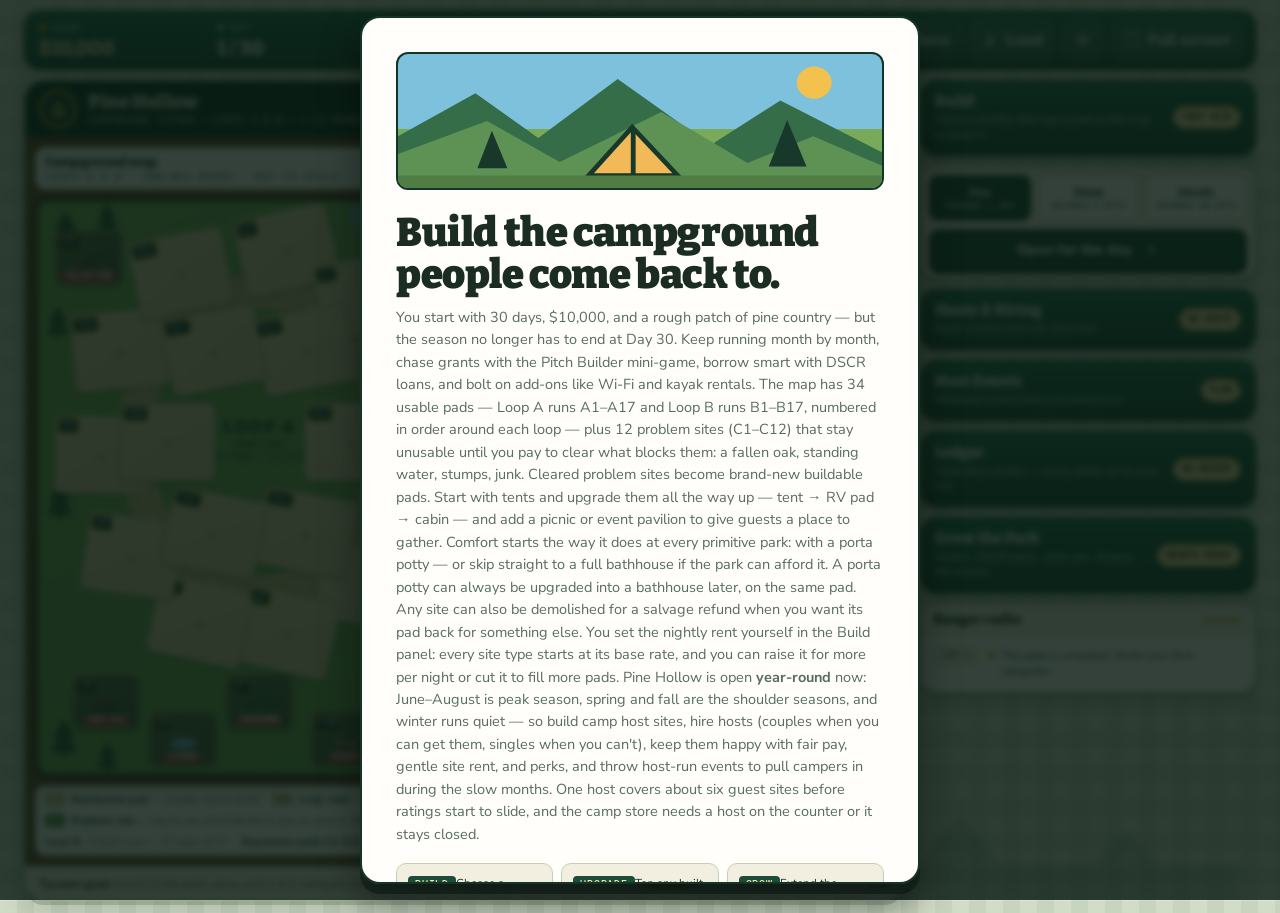
<file: campground-tycoon.html>
<!doctype html>
<html lang="en">
<head>
  <meta charset="utf-8" />
  <meta name="viewport" content="width=device-width, initial-scale=1, viewport-fit=cover" />
  <meta name="color-scheme" content="light dark" />
  <link rel="icon" href="data:," />
  <link rel="preconnect" href="https://fonts.googleapis.com">
  <link rel="preconnect" href="https://fonts.gstatic.com" crossorigin>
  <link href="https://fonts.googleapis.com/css2?family=Bitter:wght@700;800;900&family=DM+Mono:wght@400;500&family=Nunito+Sans:wght@600;700;800;900&display=swap" rel="stylesheet">
  <title>Campground Tycoon</title>
  <style>
    :root {
      color-scheme: light dark;
      --bg:#dde6cf;
      --paper:#fffefa;
      --paper-2:#f3efe0;
      --ink:#1b2d23;
      --muted:#576d5f;
      --line:#c3cfb4;
      --line-strong:#9db08d;
      --pine:#1d4d38;
      --green-dark:#154c38;
      --pine-hi:#2a6b4e;
      --pine-deep:#123527;
      --bar-bg:linear-gradient(180deg,#276e4f,#1d4d38);
      --bar-line:#ffffff2b;
      --bar-label:#cfe0cd;
      --brass:#b9831c;
      --brass-hi:#e3aa2c;
      --brass-soft:#f6e3ae;
      --red:#b4473f;
      --wood-a:#7c5636;
      --wood-b:#6f4b2d;
      --frame-edge:#2c1d10;
      --grass-a:#7fb45e;
      --grass-b:#6ea653;
      --grass-built:#8fbf6a;
      --shadow:rgba(25,56,42,.18);
      --shadow-deep:rgba(18,43,30,.28);
      --radius:16px;
    }
    @media (prefers-color-scheme: dark) {
      :root {
        --bg:#0b1811;
        --paper:#16281f;
        --paper-2:#1b3227;
        --ink:#eef4e2;
        --muted:#a9bfa9;
        --line:#2f4a3a;
        --line-strong:#476b52;
        --pine:#2e7d57;
        --green-dark:#8fd0a8;
        --pine-hi:#3a9970;
        --pine-deep:#0d2016;
        --bar-bg:linear-gradient(180deg,#1e3d2c,#132a1e);
        --bar-line:#ffffff1f;
        --bar-label:#a9c4ab;
        --brass:#d9a83e;
        --brass-hi:#eab54a;
        --brass-soft:#f2d894;
        --red:#e2766f;
        --wood-a:#4e3823;
        --wood-b:#43301e;
        --frame-edge:#0a140d;
        --grass-a:#3f744b;
        --grass-b:#356540;
        --grass-built:#477c50;
        --shadow:rgba(0,0,0,.4);
        --shadow-deep:rgba(0,0,0,.55);
      }
    }
    *{box-sizing:border-box}
    html{min-width:0;background:var(--bg)}
    body{margin:0;min-width:0;min-height:100vh;color:var(--ink);font-family:"Nunito Sans",sans-serif;
      background:
        linear-gradient(90deg,transparent 49%,color-mix(in srgb,var(--pine) 6%,transparent) 50%) 0 0/34px 34px,
        linear-gradient(transparent 49%,color-mix(in srgb,var(--pine) 6%,transparent) 50%) 0 0/34px 34px,
        var(--bg)}
    body::before{content:"";position:fixed;left:0;right:0;bottom:0;height:120px;pointer-events:none;opacity:.13;z-index:0;
      background:url("data:image/svg+xml,%3Csvg xmlns='http://www.w3.org/2000/svg' viewBox='0 0 1200 120' preserveAspectRatio='none'%3E%3Cpath d='M0 120 L0 84 L60 84 L95 40 L130 84 L210 84 L245 28 L280 84 L370 84 L405 48 L440 84 L540 84 L580 20 L620 84 L720 84 L755 44 L790 84 L880 84 L920 32 L960 84 L1050 84 L1085 52 L1120 84 L1200 84 L1200 120 Z' fill='%231d4d38'/%3E%3C/svg%3E") bottom center/1200px 120px no-repeat}
    button,input{font:inherit}
    button{color:inherit}
    button:focus-visible,.tile:focus-visible{outline:3px solid var(--brass-hi);outline-offset:2px}
    .app{position:relative;z-index:1;width:min(1320px,100%);margin:0 auto;padding:18px clamp(12px,2.5vw,30px) 40px}

    /* ---------- Dashboard bar ---------- */
    .topbar{display:grid;grid-template-columns:minmax(0,1fr) auto;gap:14px;align-items:center;margin-bottom:16px;
      background:var(--bar-bg);border:1px solid var(--pine-deep);border-radius:var(--radius);padding:12px 14px;
      box-shadow:inset 0 1px 0 #ffffff2a,0 10px 24px var(--shadow)}
    .stats{display:grid;grid-template-columns:repeat(5,minmax(86px,1fr));min-width:0}
    .stat{padding:2px 14px;border-left:1px solid var(--bar-line);min-width:0}
    .stat:first-child{border-left:0;padding-left:2px}
    .stat .label{display:flex;align-items:center;gap:6px;color:var(--bar-label);font:500 10px/1.2 "DM Mono",monospace;text-transform:uppercase;letter-spacing:.09em;white-space:nowrap}
    .stat .label::before{content:"";width:7px;height:7px;border-radius:50%;background:var(--brass-hi);flex:0 0 auto}
    .stat:nth-child(2) .label::before{background:#9fc6d8}
    .stat:nth-child(3) .label::before{background:#a8cf8f}
    .stat:nth-child(4) .label::before{background:var(--brass-soft)}
    .stat:nth-child(5) .label::before{background:#d9a06b}
    .stat strong{display:block;margin-top:4px;font:800 clamp(17px,2vw,23px)/1.05 "Bitter",serif;color:#fdfbef;white-space:nowrap;overflow:hidden;text-overflow:ellipsis}
    .stat:first-child strong{color:var(--brass-soft)}
    .top-actions{display:flex;gap:7px;flex-wrap:wrap;justify-content:flex-end}
    .icon-btn,.plain-btn,.primary-btn,.tool{border:0;cursor:pointer;transition:transform .12s,background .12s,box-shadow .12s,border-color .12s}
    .icon-btn:active,.plain-btn:active,.primary-btn:active,.tool:active{transform:translateY(2px)}
    .icon-btn,.plain-btn{background:var(--paper);border:1px solid var(--line);border-radius:9px;padding:9px 11px;font-weight:800;box-shadow:0 3px 0 var(--shadow)}
    .top-actions .icon-btn{background:rgba(255,255,255,.1);border-color:var(--bar-line);color:#fdfbef;box-shadow:none;display:flex;align-items:center;gap:7px}
    .top-actions .icon-btn:hover{background:rgba(255,255,255,.2)}
    .icon-btn svg{width:18px;height:18px;display:block;flex:0 0 auto}

    /* ---------- World card ---------- */
    .game-layout{display:grid;grid-template-columns:minmax(0,1fr) 336px;gap:16px;align-items:start}
    .world-card{background:var(--paper);border:1px solid var(--line-strong);border-radius:20px;overflow:hidden;box-shadow:0 14px 30px var(--shadow),0 4px 0 var(--shadow);min-width:0}
    .world-head{display:flex;justify-content:space-between;align-items:center;padding:13px 16px;gap:12px;background:var(--pine-deep);color:#f3efdb}
    .park-id{display:flex;align-items:center;gap:11px;min-width:0}
    .park-mark{width:38px;height:38px;flex:0 0 auto;border-radius:50%;border:2px solid var(--brass-hi);display:grid;place-items:center;background:rgba(255,255,255,.06)}
    .park-mark svg{width:21px;height:21px}
    .world-head h1{font:800 22px/1.05 "Bitter",serif;margin:0;letter-spacing:.01em;white-space:nowrap}
    .park-sub{display:block;margin-top:3px;font:500 9px/1.2 "DM Mono",monospace;letter-spacing:.14em;color:#b9cdb4}
    .season{display:flex;align-items:center;gap:7px;color:#ece7cb;font:500 11px/1 "DM Mono",monospace;border:1px solid #ffffff2e;background:rgba(255,255,255,.08);padding:8px 10px;border-radius:999px;white-space:nowrap}
    .season i{width:9px;height:9px;border-radius:50%;background:var(--brass-hi);box-shadow:0 0 0 3px color-mix(in srgb,var(--brass-hi) 30%,transparent);flex:0 0 auto}
    .map-wrap{position:relative;padding:14px;overflow:hidden;
      background:repeating-linear-gradient(90deg,var(--wood-a) 0 46px,var(--wood-b) 46px 48px);
      box-shadow:inset 0 0 0 1px rgba(0,0,0,.18),inset 0 10px 24px rgba(0,0,0,.22)}
    /* --- Campground map: header strip, loops, legend --- */
    .map-top{display:flex;flex-wrap:wrap;gap:8px 12px;align-items:center;justify-content:space-between;background:var(--paper);border:1px solid var(--line-strong);border-radius:10px;padding:9px 11px;margin:0 auto 10px;max-width:880px;box-shadow:0 3px 8px rgba(0,0,0,.18)}
    .map-top-title{font:500 10px/1.35 "DM Mono",monospace;letter-spacing:.1em;color:var(--muted)}
    .map-top-title strong{display:block;font:800 13px/1.2 "Bitter",serif;letter-spacing:.01em;color:var(--ink)}
    .pads-summary{display:flex;flex-wrap:wrap;gap:6px}
    .pill{display:flex;align-items:baseline;gap:5px;background:var(--paper-2);border:1px solid var(--line);border-radius:999px;padding:5px 9px;font:500 9.5px/1 "DM Mono",monospace;letter-spacing:.04em;color:var(--muted);white-space:nowrap}
    .pill strong{font:800 14px/1 "Bitter",serif;color:var(--ink)}
    .pill.open strong{color:var(--pine)}
    @media (prefers-color-scheme: dark){.pill.open strong{color:var(--brass-hi)}}
    .pill.wooded strong{color:var(--red)}
    .map{position:relative;border:3px solid var(--frame-edge);border-radius:14px;overflow:hidden;background:linear-gradient(160deg,var(--grass-a),var(--grass-b));box-shadow:0 6px 18px rgba(0,0,0,.3);width:100%;max-width:880px;margin:0 auto;touch-action:manipulation;aspect-ratio:860/580}
    .road-svg{position:absolute;inset:0;width:100%;height:100%;z-index:1}
    .loop-label{position:absolute;transform:translate(-50%,-50%);z-index:2;text-align:center;pointer-events:none;width:19%}
    .loop-label strong{display:block;font:800 clamp(11px,1.9vw,17px)/1.1 "Bitter",serif;letter-spacing:.12em;color:var(--pine-deep);text-shadow:0 1px 0 rgba(255,255,255,.35)}
    .loop-label span{display:block;margin-top:3px;font:500 clamp(7px,1vw,9px)/1.3 "DM Mono",monospace;letter-spacing:.08em;color:var(--pine-deep);opacity:.85}
    @media (prefers-color-scheme: dark){.loop-label strong,.loop-label span{color:#dff0d2;text-shadow:0 1px 2px rgba(0,0,0,.5)}}
    .entrance-sign{position:absolute;left:50%;bottom:1.2%;transform:translateX(-50%);z-index:2;background:var(--pine-deep);color:var(--brass-soft);border:1.5px solid var(--brass-hi);border-radius:6px;padding:4px 10px;font:500 clamp(7px,1vw,9.5px)/1.2 "DM Mono",monospace;letter-spacing:.14em;white-space:nowrap;pointer-events:none}
    .tile{position:absolute;width:11.2%;min-width:44px;aspect-ratio:1.22;transform:translate(-50%,-50%) rotate(var(--rot,0deg));border-radius:7px;padding:0;overflow:visible;cursor:pointer;z-index:3;min-height:38px}
    .tile.empty{background:linear-gradient(150deg,#e6d7ab,#d9c69c);border:1.5px dashed #7d683c;box-shadow:inset 0 0 0 2px rgba(255,255,255,.25),0 2px 4px rgba(22,55,38,.25)}
    .tile.empty::before{content:"+";position:absolute;left:50%;top:54%;transform:translate(-50%,-50%);color:#7d683c;font:900 15px/1 "Nunito Sans",sans-serif;opacity:.55;z-index:1}
    .tile.built{background:linear-gradient(150deg,#eee0b4,#e0cf9c);border:1.5px solid #7d683c;box-shadow:0 3px 7px rgba(22,55,38,.35)}
    .tile.empty:hover,.tile.built:hover{box-shadow:0 0 0 3px var(--brass-hi),0 4px 10px rgba(22,55,38,.35);z-index:6}
    .tile svg{position:absolute;inset:7% 4% 2%;width:92%;height:88%;filter:drop-shadow(0 2px 0 rgba(22,55,38,.25));z-index:2}
    .site-no{position:absolute;left:2px;top:2px;z-index:5;background:var(--pine-deep);color:#fdfbef;border:1px solid var(--brass-hi);padding:1px 4px;border-radius:4px;font:500 8.5px/1.35 "DM Mono",monospace;letter-spacing:.03em}
    .tile .lvl{position:absolute;right:2px;top:2px;background:var(--brass-soft);color:#4a3410;padding:1px 4px;border-radius:4px;font:500 8.5px/1.35 "DM Mono";z-index:5;border:1px solid var(--brass)}
    .tile.problem{width:7.6%;min-width:40px;background:linear-gradient(150deg,#5d7050,#47603e);border:1.5px dashed var(--red);box-shadow:0 2px 5px rgba(22,55,38,.35)}
    .tile.problem:hover{box-shadow:0 0 0 3px var(--red),0 4px 10px rgba(22,55,38,.35);z-index:6}
    .tile.problem svg{inset:16% 8% 12%;width:84%;height:70%;opacity:.95}
    .problem-tag{position:absolute;left:50%;bottom:2px;transform:translateX(-50%);z-index:5;background:var(--red);color:#fff;padding:1px 4px;border-radius:4px;font:700 6.5px/1.3 "DM Mono",monospace;letter-spacing:.04em;white-space:nowrap}
    .tile.cleared-pad{background:linear-gradient(150deg,#e6d7ab,#d9c69c);border:1.5px dashed #7d683c}
    .site-detail{background:var(--paper-2);border:1px solid var(--line);border-radius:12px;padding:13px;margin-bottom:12px;font-size:13px;line-height:1.55}
    .site-detail b{color:var(--ink)}
    .chain{display:flex;align-items:center;gap:6px;flex-wrap:wrap;margin:10px 0 2px}
    .chain span{background:var(--paper);border:1px solid var(--line-strong);border-radius:999px;padding:5px 9px;font:700 10.5px/1 "DM Mono",monospace}
    .chain span.here{background:var(--pine);color:#fff;border-color:var(--pine)}
    .chain i{color:var(--muted);font-style:normal}
    .map-legend{display:flex;flex-wrap:wrap;gap:6px 14px;align-items:center;background:var(--paper);border:1px solid var(--line-strong);border-radius:10px;padding:8px 11px;margin:10px auto 0;max-width:880px;font-size:11px;color:var(--muted);box-shadow:0 3px 8px rgba(0,0,0,.15)}
    .map-legend b{color:var(--ink)}
    .leg{display:inline-flex;align-items:center;gap:6px;white-space:nowrap}
    .leg i{width:20px;height:13px;border-radius:3px;flex:0 0 auto;display:inline-block}
    .leg .sw-pad{background:#e0cf9c;border:1.5px dashed #7d683c}
    .leg .sw-road{background:#c9b586;border-top:2px dashed #fff8dc;border-bottom:2px dashed #fff8dc}
    .leg .sw-woods{background:var(--grass-b);border:1.5px solid var(--pine)}
    .leg .sw-water{background:#7db6c9;border:1.5px solid #4d8ca8}
    .map-hint{position:absolute;bottom:78px;left:50%;transform:translateX(-50%);background:var(--pine-deep);color:#f3efdb;border:1px solid var(--brass);padding:7px 12px;border-radius:999px;font:500 10px/1.2 "DM Mono";pointer-events:none;opacity:0;transition:opacity .2s;white-space:nowrap;z-index:5}
    .map-hint.show{opacity:1}
    .world-foot{padding:12px 16px;display:flex;justify-content:space-between;gap:12px;align-items:center;background:var(--paper-2);border-top:1px solid var(--line)}
    .goal{font-size:12.5px;color:var(--muted);min-width:0}
    .goal strong{color:var(--ink)}
    .goal-track{display:flex;align-items:center;gap:9px;flex:0 0 auto;width:min(250px,42%)}
    .meter{flex:1;height:12px;background:color-mix(in srgb,var(--muted) 18%,transparent);border:1px solid var(--line-strong);overflow:hidden;border-radius:999px;box-shadow:inset 0 2px 3px rgba(0,0,0,.15)}
    .meter span{display:block;height:100%;background:repeating-linear-gradient(45deg,var(--brass-hi) 0 8px,var(--brass) 8px 16px);width:0;transition:width .35s}
    .goal-pct{font:500 12px/1 "DM Mono",monospace;color:var(--ink);min-width:36px;text-align:right}

    /* ---------- Sidebar ---------- */
    .sidebar{display:grid;gap:14px;min-width:0}
    .panel{background:var(--paper);border:1px solid var(--line-strong);border-radius:var(--radius);box-shadow:0 8px 18px var(--shadow),0 4px 0 var(--shadow);overflow:hidden}
    .panel-title{padding:11px 14px 10px;border-bottom:1px solid var(--line);background:var(--paper-2);display:flex;align-items:baseline;justify-content:space-between;gap:8px}
    .panel-title h2{font:800 15px/1.1 "Bitter",serif;margin:0}
    .panel-title span{font:500 10px/1 "DM Mono";color:var(--brass);letter-spacing:.06em}
    .tools{display:grid;grid-template-columns:1fr 1fr;gap:8px;padding:10px}
    .tool{position:relative;display:grid;grid-template-columns:44px minmax(0,1fr);gap:9px;align-items:center;text-align:left;background:var(--paper);border:1px solid var(--line);border-radius:12px;padding:8px;min-height:78px}
    .tool:hover:not(:disabled){border-color:var(--pine);transform:translateY(-1px);box-shadow:0 4px 10px var(--shadow)}
    .tool.selected{background:color-mix(in srgb,var(--brass-soft) 38%,var(--paper));outline:2px solid var(--brass);outline-offset:-2px;border-color:var(--brass)}
    .tool:disabled{opacity:.5;cursor:not-allowed}
    .tool-thumb{position:relative;width:44px;height:44px;border-radius:9px;overflow:hidden;border:1px solid var(--line-strong);background:var(--grass-a);flex:0 0 auto}
    .tool-thumb svg{position:absolute;inset:2px;width:calc(100% - 4px);height:calc(100% - 4px)}
    .tool-body{display:block;min-width:0}
    .tool strong{display:block;font-size:12.5px;line-height:1.2}
    .tool small{display:block;margin-top:3px;color:var(--muted);font:500 10px/1.3 "DM Mono"}
    .tool .cost{color:var(--pine);font-weight:500;font-size:11px}
    @media (prefers-color-scheme: dark){.tool .cost{color:var(--brass-hi)}}
    .tool.cant .cost{color:var(--red)}
    .lock{position:absolute;top:6px;right:6px;font:500 8px/1.3 "DM Mono";background:var(--pine-deep);color:var(--brass-soft);border-radius:4px;padding:2px 5px;z-index:2}
    .next-wrap{padding:10px;border-top:1px solid var(--line);background:var(--paper-2)}
    .primary-btn{width:100%;background:var(--pine);color:#fff;border-radius:11px;padding:14px 16px;font-weight:900;font-size:15px;box-shadow:0 4px 0 var(--pine-deep);display:flex;justify-content:center;align-items:center;gap:10px}
    .primary-btn:hover{background:var(--pine-hi)}
    .primary-btn:disabled{opacity:.55;cursor:not-allowed}
    .primary-btn svg{width:18px;height:18px}
    .ledger{padding:8px 14px 12px}
    .ledger-row{display:flex;justify-content:space-between;align-items:baseline;gap:12px;padding:7px 0;border-bottom:1px dashed var(--line);font-size:12.5px}
    .ledger-row:last-child{border-bottom:0;border-top:2px solid var(--line-strong);margin-top:2px;padding-top:9px}
    .ledger-row span{color:var(--muted)}
    .ledger-row strong{font:500 12.5px/1.2 "DM Mono",monospace}
    .ledger-row:last-child strong{font-size:15px}
    .event-log{max-height:150px;overflow:auto;padding:8px 14px 12px;scrollbar-width:thin}
    .event{display:grid;grid-template-columns:46px 1fr;gap:9px;padding:7px 0;border-bottom:1px dashed var(--line);font-size:11.5px;line-height:1.4}
    .event:last-child{border:0}
    .event time{font:500 9px/1.5 "DM Mono";color:var(--muted);background:var(--paper-2);border:1px solid var(--line);border-radius:4px;text-align:center;padding:1px 0;height:fit-content}
    .event p{margin:0;position:relative;padding-left:13px}
    .event p::before{content:"";position:absolute;left:0;top:5px;width:7px;height:7px;border-radius:50%;background:var(--muted)}
    .event.good p{color:var(--pine)}.event.good p::before{background:var(--brass-hi)}
    .event.bad p{color:var(--red)}.event.bad p::before{background:var(--red)}
    @media (prefers-color-scheme: dark){.event.good p{color:var(--brass-soft)}}

    /* ---------- Growth panel ---------- */
    .growth-actions{display:grid;gap:8px;padding:10px}
    .growth-btn{display:flex;gap:10px;align-items:flex-start;text-align:left;background:var(--paper);border:1px solid var(--line);border-radius:12px;padding:11px 12px;cursor:pointer;width:100%}
    .growth-btn:hover{border-color:var(--pine);box-shadow:0 4px 10px var(--shadow)}
    .growth-btn .g-ico{width:36px;height:36px;flex:0 0 auto;border-radius:9px;display:grid;place-items:center;background:var(--pine);color:#fff;font-size:18px}
    .growth-btn:nth-child(2) .g-ico{background:var(--brass)}
    .growth-btn:nth-child(3) .g-ico{background:#5b7a3a}
    .growth-btn strong{display:block;font-size:13px;line-height:1.2}
    .growth-btn small{display:block;margin-top:3px;color:var(--muted);font-size:11px;line-height:1.35}
    .growth-btn .g-badge{margin-left:auto;flex:0 0 auto;font:700 9px/1 "DM Mono",monospace;letter-spacing:.06em;background:var(--paper-2);border:1px solid var(--line);border-radius:999px;padding:5px 7px;color:var(--pine);white-space:nowrap}
    .growth-summary{margin:0 10px 10px;background:var(--paper-2);border:1px dashed var(--line-strong);border-radius:10px;padding:10px 11px;font-size:11.5px;line-height:1.5;color:var(--muted)}
    .growth-summary b{color:var(--ink)}
    .growth-summary .suggest{margin-top:7px;padding-top:7px;border-top:1px dashed var(--line);color:var(--ink)}
    .growth-summary .suggest b{color:var(--pine)}
    /* ---------- Finance / grant / addon modals ---------- */
    .finance-note{background:var(--paper-2);border:1px solid var(--line);border-radius:10px;padding:11px 12px;font-size:12.5px;line-height:1.55;color:var(--muted);margin-bottom:12px}
    .finance-note b{color:var(--ink)}
    .dscr-bar{height:10px;background:color-mix(in srgb,var(--muted) 18%,transparent);border-radius:999px;overflow:hidden;border:1px solid var(--line-strong);margin:8px 0 4px}
    .dscr-bar span{display:block;height:100%;background:var(--pine-hi);transition:width .3s}
    .dscr-bar span.low{background:var(--red)}
    .offer-card{border:1px solid var(--line-strong);border-radius:12px;padding:12px;margin-bottom:9px;background:var(--paper);display:grid;grid-template-columns:1fr auto;gap:10px;align-items:center}
    .offer-card h3{margin:0;font:800 15px/1.15 "Bitter",serif}
    .offer-card p{margin:4px 0 0!important;font-size:12px!important;line-height:1.45!important}
    .offer-card .offer-meta{font:500 10px/1.4 "DM Mono",monospace;color:var(--muted);letter-spacing:.03em}
    .offer-btn{background:var(--pine);color:#fff;border:0;border-radius:9px;padding:10px 12px;font-weight:900;font-size:12.5px;cursor:pointer;white-space:nowrap;box-shadow:0 3px 0 var(--pine-deep)}
    .offer-btn:disabled{opacity:.45;cursor:not-allowed;box-shadow:none}
    .offer-btn.secondary{background:var(--paper);color:var(--ink);border:1px solid var(--line-strong);box-shadow:0 3px 0 var(--shadow)}
    .grant-dots{display:flex;gap:6px;margin:14px 0}
    .grant-dots i{flex:1;height:6px;border-radius:999px;background:var(--line)}
    .grant-dots i.on{background:var(--brass-hi)}
    .grant-dots i.done{background:var(--pine)}
    .choice-list{display:grid;gap:8px;margin:12px 0 16px}
    .choice-btn{text-align:left;background:var(--paper);border:1.5px solid var(--line-strong);border-radius:11px;padding:12px 13px;cursor:pointer;font-size:13.5px;line-height:1.45;width:100%}
    .choice-btn:hover{border-color:var(--brass)}
    .choice-btn.selected{border-color:var(--pine);background:color-mix(in srgb,var(--brass-soft) 35%,var(--paper));outline:2px solid var(--pine);outline-offset:-2px}
    .choice-btn small{display:block;margin-top:3px;color:var(--muted);font-size:11.5px}
    .grant-score{text-align:center;background:var(--pine-deep);color:#f3efdb;border-radius:12px;padding:14px;margin:14px 0}
    .grant-score strong{display:block;font:900 34px/1 "Bitter",serif;color:var(--brass-soft)}
    .addon-owned{font:700 9px/1 "DM Mono",monospace;letter-spacing:.07em;background:var(--pine);color:#fff;border-radius:999px;padding:5px 7px;white-space:nowrap}
    .addon-rec{font:700 9px/1 "DM Mono",monospace;letter-spacing:.05em;background:var(--brass-soft);color:#4a3410;border:1px solid var(--brass);border-radius:999px;padding:5px 7px;white-space:nowrap}
    .extend-box{background:linear-gradient(180deg,#276e4f,#1d4d38);color:#fdfbef;border-radius:12px;padding:14px;margin:14px 0}
    .extend-box h3{margin:0 0 6px;font:800 17px/1.2 "Bitter",serif;color:#fff}
    .extend-box p{color:#d9e8d2!important;margin:0!important;font-size:13px!important}
    /* ---------- Overlays ---------- */
    .toast{position:fixed;z-index:30;left:50%;bottom:max(20px,env(safe-area-inset-bottom));transform:translate(-50%,18px);background:var(--pine-deep);color:#f3efdb;padding:11px 16px;border:1px solid var(--brass);border-radius:999px;box-shadow:0 10px 26px rgba(0,0,0,.35);font-size:12.5px;font-weight:700;opacity:0;pointer-events:none;transition:.2s;max-width:min(90vw,430px);text-align:center}
    .toast.show{opacity:1;transform:translate(-50%,0)}
    .overlay{position:fixed;z-index:50;inset:0;background:rgba(7,24,16,.82);display:grid;place-items:center;padding:16px;backdrop-filter:blur(3px)}
    .overlay[hidden]{display:none}
    .modal{width:min(560px,100%);max-height:calc(100vh - 32px);overflow:auto;background:var(--paper);border:2px solid var(--pine-deep);border-radius:20px;box-shadow:0 18px 40px rgba(0,0,0,.4),0 10px 0 rgba(7,24,16,.5);padding:clamp(20px,4vw,34px)}
    .mini-scene{height:138px;position:relative;background:linear-gradient(#7ec1dc 0 56%,#78aa59 56%);border-radius:12px;overflow:hidden;border:2px solid var(--pine-deep);margin-bottom:22px}
    .mini-scene svg{width:100%;height:100%}
    .modal h2{font:900 clamp(26px,6vw,40px)/1.05 "Bitter",serif;margin:0 0 10px;letter-spacing:-.01em}
    .modal p{color:var(--muted);line-height:1.55;font-size:14.5px;margin:0 0 16px}
    .rules{display:grid;grid-template-columns:repeat(3,1fr);gap:8px;margin:18px 0}
    .rule{background:var(--paper-2);border:1px solid var(--line);border-radius:10px;padding:11px;font-size:11.5px;line-height:1.4}
    .rule b{display:inline-block;font:500 9.5px/1.2 "DM Mono";letter-spacing:.08em;color:var(--brass-soft);background:var(--pine);margin-bottom:6px;padding:3px 7px;border-radius:4px}
    .modal-actions{display:flex;gap:8px;flex-wrap:wrap}.modal-actions .primary-btn{flex:1;width:auto;min-width:170px}.modal-actions .plain-btn{flex:0 0 auto}
    .result-grid{display:grid;grid-template-columns:repeat(3,1fr);gap:8px;margin:18px 0}
    .result{background:var(--paper-2);padding:12px;border-radius:10px;border:1px solid var(--line)}
    .result small{display:block;font:500 9px/1.2 "DM Mono";color:var(--muted);text-transform:uppercase;letter-spacing:.07em}
    .result strong{display:block;margin-top:5px;font:800 19px/1.1 "Bitter",serif}
    .file-input{display:none}

    @media (max-width:900px){
      .topbar{grid-template-columns:1fr}
      .top-actions{justify-content:flex-start}
      .game-layout{grid-template-columns:1fr}
      .sidebar{grid-template-columns:1fr 1fr}
    }
    @media (max-width:620px){
      .app{padding:10px 8px 28px}
      .topbar{gap:10px;margin-bottom:10px;padding:10px}
      .stats{grid-template-columns:repeat(3,1fr);gap:6px}
      .stat{border-left:0;background:rgba(255,255,255,.09);border-radius:10px;padding:8px 9px}
      .stat:first-child{padding-left:9px;grid-column:span 1}
      .stat .label{font-size:8px}
      .stat strong{font-size:16px}
      .top-actions{justify-content:flex-start}
      .icon-btn{padding:8px 9px}
      .game-layout{gap:10px}
      .world-head{padding:11px 12px}
      .world-head h1{font-size:18px}
      .park-sub{font-size:8px}
      .park-mark{width:32px;height:32px}
      .season{font-size:9px;padding:6px 8px}
      .map-wrap{padding:8px}
      .map{border-width:2px;aspect-ratio:4/4.6}
      .map-top{padding:8px}
      .map-top-title strong{font-size:12px}
      .pill{padding:4px 7px;font-size:8.5px}
      .pill strong{font-size:12px}
      .tile{width:15.5%;min-width:40px}
      .tile svg{inset:9% 2% 1%;width:96%;height:86%}
      .site-no{font-size:7.5px;padding:0 3px}
      .loop-label{width:30%}
      .map-legend{gap:5px 10px;font-size:10px}
      .world-foot{align-items:flex-start;flex-wrap:wrap}
      .goal-track{width:100%}
      .sidebar{grid-template-columns:1fr}
      .tools{grid-template-columns:1fr 1fr}
      .tool{grid-template-columns:38px minmax(0,1fr);min-height:70px;padding:7px;gap:7px}
      .tool-thumb{width:38px;height:38px}
      .tool strong{font-size:11px}
      .tool small{font-size:8.5px}
      .panel-title{padding:10px 11px}
      .rules{grid-template-columns:1fr}
      .result-grid{grid-template-columns:1fr 1fr}
      .modal{padding:18px}
      .mini-scene{height:96px}
    }
    /* ---------- One-screen layout ---------- */
    .app{padding:10px clamp(10px,2vw,24px) 12px}
    .topbar{margin-bottom:10px;padding:8px 12px}
    .stat strong{font-size:clamp(15px,1.6vw,20px)}
    .world-head{padding:9px 14px}
    .world-head h1{font-size:19px}
    .map-wrap{padding:10px}
    .map-top{padding:6px 9px;margin-bottom:8px}
    .map-legend{padding:6px 9px;margin-top:8px;font-size:10.5px}
    .map-hint{bottom:60px}
    .world-foot{padding:8px 14px}
    .sidebar .event-log{max-height:132px}
    .sidebar>.next-wrap{border:1px solid var(--line-strong);border-radius:var(--radius);background:var(--paper-2);box-shadow:0 8px 18px var(--shadow),0 4px 0 var(--shadow)}
    #buildOverlay .tools{padding:0;margin-bottom:12px}
    #buildOverlay .build-note{margin:0 0 12px;font-size:11.5px;line-height:1.5;color:var(--muted)}
    .sidebar{gap:10px}
    .panel-title{padding:8px 12px 7px}
    .panel-title h2{font-size:14px}
    .tools{gap:6px;padding:8px}
    .tool{min-height:54px;grid-template-columns:36px minmax(0,1fr);padding:6px;gap:7px}
    .tool-thumb{width:36px;height:36px}
    .tool strong{font-size:12px}
    .next-wrap{padding:8px}
    .primary-btn{padding:11px 14px;font-size:14px}
    .growth-actions{gap:6px;padding:8px}
    .growth-btn{padding:8px 10px}
    .growth-btn .g-ico{width:30px;height:30px;font-size:15px}
    .growth-btn small{font-size:10.5px}
    .growth-summary{margin:0 8px 8px;padding:8px 9px;font-size:11px;line-height:1.45}
    .ledger{padding:4px 12px 8px}
    .ledger-row{padding:5px 0}
    .event-log{padding:6px 12px 8px}
    .event{padding:5px 0}
    .grow-open-btn{display:flex;align-items:center;gap:10px;width:100%;text-align:left;background:var(--bar-bg);border:1px solid var(--pine-deep);border-radius:var(--radius);padding:12px 14px;cursor:pointer;color:#fdfbef;box-shadow:0 8px 18px var(--shadow),0 4px 0 var(--shadow)}
    .grow-open-btn:hover{filter:brightness(1.07)}
    .grow-open-btn:active{transform:translateY(2px)}
    .grow-open-text{display:block;min-width:0;flex:1}
    .grow-open-text strong{display:block;font:800 15px/1.15 "Bitter",serif}
    .grow-open-text small{display:block;margin-top:3px;color:var(--bar-label);font-size:11px;line-height:1.35}
    .grow-open-btn .g-badge{flex:0 0 auto;font:700 9px/1 "DM Mono",monospace;letter-spacing:.06em;background:var(--brass-soft);color:#4a3410;border:1px solid var(--brass);border-radius:999px;padding:6px 8px;white-space:nowrap}
    /* ---------- Change signals on buttons ---------- */
    .grow-open-btn,.growth-btn{position:relative}
    .alert-dot{position:absolute;top:7px;right:7px;width:11px;height:11px;border-radius:50%;background:var(--red);border:2px solid var(--paper);z-index:3;pointer-events:none;animation:dotPulse 1.6s ease-out infinite}
    .alert-dot[hidden]{display:none}
    @keyframes dotPulse{0%{box-shadow:0 0 0 0 rgba(180,71,63,.5)}70%{box-shadow:0 0 0 7px rgba(180,71,63,0)}100%{box-shadow:0 0 0 0 rgba(180,71,63,0)}}
    /* ---------- Nightly rent controls (Build overlay) ---------- */
    #rentBox{border-top:1px dashed var(--line);padding-top:12px;margin-bottom:12px}
    .rent-head{display:flex;justify-content:space-between;align-items:center;gap:8px}
    .rent-head h3{margin:0;font:800 15px/1.15 "Bitter",serif}
    .rent-reset{padding:6px 9px;font-size:11px;box-shadow:0 2px 0 var(--shadow)}
    #rentBox .rent-note{font-size:11.5px;color:var(--muted);line-height:1.45;margin:6px 0 4px}
    .rent-row{display:flex;justify-content:space-between;align-items:center;gap:10px;padding:7px 0;border-bottom:1px dashed var(--line)}
    .rent-row:last-child{border-bottom:0}
    .rent-name b{display:block;font-size:13px;line-height:1.2}
    .rent-name small{display:block;margin-top:2px;color:var(--muted);font:500 10px/1.3 "DM Mono",monospace}
    .rent-name small .up{color:var(--red)}
    .rent-name small .down{color:var(--pine)}
    .rent-ctl{display:flex;align-items:center;gap:7px;flex:0 0 auto}
    .rent-ctl strong{font:500 14px/1 "DM Mono",monospace;min-width:50px;text-align:center}
    .rent-btn{width:30px;height:30px;border-radius:8px;border:1px solid var(--line-strong);background:var(--paper-2);font-weight:900;font-size:15px;line-height:1;cursor:pointer;color:var(--ink)}
    .rent-btn:hover{border-color:var(--pine)}
    .rent-btn:active{transform:translateY(1px)}
    #growOverlay .growth-actions{padding:0;margin-bottom:12px}
    #growOverlay .growth-summary{margin:0 0 12px}
    #growOverlay .next-wrap{padding:10px 0 0}
    .map{aspect-ratio:860/580}
    @media (max-width:900px){
      .game-layout{grid-template-columns:1fr}
      .sidebar{grid-template-columns:1fr 1fr}
      .grow-open-btn{grid-column:span 2}
      .sidebar>.next-wrap{grid-column:span 2}
      .tools{grid-template-columns:repeat(4,1fr)}
    }
    @media (max-width:620px){
      .app{padding:8px 6px 16px}
      .stats{grid-template-columns:repeat(5,1fr);gap:4px}
      .stat{padding:6px 5px;border-radius:8px}
      .stat strong{font-size:12.5px}
      .stat .label{font-size:6.5px;letter-spacing:.03em}
      .top-actions{gap:5px}
      .map{aspect-ratio:4/4.6}
      .sidebar{grid-template-columns:1fr}
      .grow-open-btn{grid-column:auto}
      .tools{grid-template-columns:1fr 1fr}
      .sidebar .event-log{max-height:110px}
      .event{font-size:10.5px}
      .ledger-row{font-size:11.5px}
    }
    /* ---------- Hosts, events, time pace ---------- */
    .mode-row{display:flex;gap:6px;margin-bottom:8px}
    .mode-btn{flex:1;padding:8px 6px;border-radius:9px;border:1px solid var(--line-strong);background:var(--paper);font-weight:800;font-size:11.5px;cursor:pointer;color:var(--ink)}
    .mode-btn small{display:block;font:500 8.5px/1.2 "DM Mono",monospace;color:var(--muted);margin-top:2px;letter-spacing:.04em}
    .mode-btn.selected{background:var(--pine);color:#fff;border-color:var(--pine)}
    .mode-btn.selected small{color:#cfe0cd}
    .host-tag{position:absolute;left:50%;bottom:2px;transform:translateX(-50%);z-index:5;background:var(--pine);color:#fff;padding:1px 5px;border-radius:4px;font:700 7px/1.3 "DM Mono",monospace;letter-spacing:.04em;white-space:nowrap}
    .morale-wrap{background:var(--paper-2);border:1px solid var(--line);border-radius:10px;padding:11px 12px;margin-bottom:12px}
    .morale-wrap .m-head{display:flex;justify-content:space-between;align-items:baseline;gap:8px}
    .morale-wrap .m-head b{font:800 15px/1.1 "Bitter",serif}
    .morale-wrap .m-head strong{font:800 22px/1 "Bitter",serif;color:var(--pine)}
    .morale-wrap p{margin:6px 0 0!important;font-size:11.5px!important;line-height:1.45!important}
    .cfg-row{display:flex;justify-content:space-between;align-items:center;gap:10px;padding:8px 0;border-bottom:1px dashed var(--line)}
    @media (prefers-reduced-motion:reduce){*{scroll-behavior:auto!important;transition:none!important;animation:none!important}}
  </style>
</head>
<body>
  <main class="app">
    <section class="topbar" aria-label="Park status">
      <div class="stats">
        <div class="stat"><span class="label">Cash</span><strong id="cash">$10,000</strong></div>
        <div class="stat"><span class="label">Day</span><strong><span id="day">1</span> / <span id="totalDays">30</span></strong></div>
        <div class="stat"><span class="label">Guests</span><strong id="guests">0 / 0</strong></div>
        <div class="stat"><span class="label">Rating</span><strong id="rating">2.5 ★</strong></div>
        <div class="stat"><span class="label">Park value</span><strong id="parkValue">$0</strong></div>
      </div>
      <div class="top-actions">
        <button class="icon-btn" id="saveBtn" type="button" aria-label="Download save file" title="Download save file"><svg viewBox="0 0 24 24" fill="none" stroke="currentColor" stroke-width="2"><path d="M5 3h12l2 2v16H5zM8 3v6h8V3M8 21v-7h8v7"/></svg><span>Save</span></button>
        <button class="icon-btn" id="loadBtn" type="button" aria-label="Load save file" title="Load save file"><svg viewBox="0 0 24 24" fill="none" stroke="currentColor" stroke-width="2"><path d="M12 3v12m0 0 4-4m-4 4-4-4M5 19h14"/></svg><span>Load</span></button>
        <input class="file-input" id="loadFile" type="file" accept="application/json,.json">
        <button class="icon-btn" id="menuBtn" type="button" aria-label="Open game menu" title="Game menu"><svg viewBox="0 0 24 24" fill="none" stroke="currentColor" stroke-width="2"><path d="M4 7h16M4 12h16M4 17h16"/></svg></button>
        <button class="icon-btn" id="fsBtn" type="button" aria-label="Toggle full screen" title="Toggle full screen"><svg viewBox="0 0 24 24" fill="none" stroke="currentColor" stroke-width="2"><path d="M4 9V4h5M20 9V4h-5M4 15v5h5M20 15v5h-5"/></svg><span class="fs-label">Full screen</span></button>
      </div>
    </section>

    <section class="game-layout">
      <article class="world-card">
        <header class="world-head">
          <div class="park-id">
            <span class="park-mark" aria-hidden="true"><svg viewBox="0 0 24 24" fill="none" stroke="#e3aa2c" stroke-width="1.8" stroke-linejoin="round"><path d="M12 3 6.5 12h3L5 19h14l-4.5-7h3z" fill="#2a6b4e"/><path d="M12 19v3"/></svg></span>
            <div><h1 id="parkName">Pine Hollow</h1><span class="park-sub">CAMPGROUND TYCOON · LOOPS A &amp; B · + 12 PROBLEM SITES TO CLEAR</span></div>
          </div>
          <div class="season"><i></i><span id="seasonText">EARLY SUMMER · CLEAR</span></div>
        </header>
        <div class="map-wrap">
          <div class="map-top">
            <div class="map-top-title"><strong>Campground map</strong>LOOPS A &amp; B · ONE-WAY ROADS · NOT TO SCALE</div>
            <div class="pads-summary" aria-label="Usable spots in this park">
              <span class="pill">USABLE PADS <strong id="padsTotal">34</strong></span>
              <span class="pill open">OPEN <strong id="padsOpen">34</strong></span>
              <span class="pill">BUILT <strong id="padsBuilt">0</strong></span>
              <span class="pill wooded">PROBLEM SITES <strong id="padsWooded">12</strong></span>
            </div>
          </div>
          <div class="map" id="map" role="group" aria-label="Campground map with Loop A, Pine Loop, and Loop B, Creek Loop — 34 usable pads plus 12 problem sites that must be cleared before they can be built on"></div>
          <div class="map-legend">
            <span class="leg"><i class="sw-pad"></i><span><b>Numbered pad</b> — usable, tap to build</span></span>
            <span class="leg"><i class="sw-road"></i><span><b>Loop road</b> — one-way</span></span>
            <span class="leg"><i class="sw-woods"></i><span><b>Problem site</b> — tap to see what blocks it, pay to clear it, then it becomes a buildable pad</span></span>
            <span class="leg"><i class="sw-water"></i><span><b>Creek</b></span></span>
            <span class="leg"><span><b>Loop A</b> · Pine Loop — <span id="loopAOpen">17 open of 17</span></span></span>
            <span class="leg"><span><b>Loop B</b> · Creek Loop — <span id="loopBOpen">17 open of 17</span></span></span>
            <span class="leg"><span><b>Expansion pads C1–C12</b> — <span id="loopCStatus">0 cleared</span></span></span>
          </div>
          <div class="map-hint" id="mapHint">Choose something to build</div>
        </div>
        <footer class="world-foot"><div class="goal" id="goalText"><strong>Tycoon goal:</strong> reach $16k park value and a 4.0 rating by Day 30 — or keep the season going month by month</div><div class="goal-track"><div class="meter" aria-label="Tycoon goal progress"><span id="goalMeter"></span></div><span class="goal-pct" id="goalPct">0%</span></div></footer>
      </article>

      <aside class="sidebar">
        <button class="grow-open-btn" id="buildOpenBtn" type="button"><span class="alert-dot" id="buildDot" hidden></span><span class="grow-open-text"><strong>Build</strong><small>Select a facility, then tap a pad on the map to place it</small></span><span class="g-badge" id="buildBadge">TENT SITE</span></button>

        <div class="next-wrap"><div class="mode-row" role="group" aria-label="Time pace — how far one press advances"><button type="button" class="mode-btn" data-mode="day">Day<small>ADVANCE 1 DAY</small></button><button type="button" class="mode-btn" data-mode="week">Week<small>ADVANCE 7 DAYS</small></button><button type="button" class="mode-btn" data-mode="month">Month<small>ADVANCE 30 DAYS</small></button></div><button class="primary-btn" id="nextDay" type="button">Open for the day <svg viewBox="0 0 24 24" fill="none" stroke="currentColor" stroke-width="2"><path d="m9 5 7 7-7 7"/></svg></button></div>

        <button class="grow-open-btn" id="hostsOpenBtn" type="button"><span class="alert-dot" id="hostsDot" hidden></span><span class="grow-open-text"><strong>Hosts &amp; Hiring</strong><small id="hostsSub">Build a camp host site, then hire</small></span><span class="g-badge" id="moraleBadge">NO HOSTS</span></button>

        <button class="grow-open-btn" id="eventsOpenBtn" type="button"><span class="alert-dot" id="eventsDot" hidden></span><span class="grow-open-text"><strong>Host Events</strong><small id="eventsSub">Weekend events that pull campers in</small></span><span class="g-badge" id="eventsBadge">PLAN</span></button>

        <button class="grow-open-btn" id="ledgerOpenBtn" type="button"><span class="grow-open-text"><strong>Ledger</strong><small>Yesterday’s books — every dollar on its own line</small></span><span class="g-badge" id="ledgerBadge">NO REPORT</span></button>

        <button class="grow-open-btn" id="growOpenBtn" type="button"><span class="alert-dot" id="growDot" hidden></span><span class="grow-open-text"><strong>Grow the Park</strong><small>Grants · DSCR loans · Add-ons · Extend the season</small></span><span class="g-badge" id="growBadge">OPEN</span></button>

        <section class="panel">
          <div class="panel-title"><h2>Ranger radio</h2><span>RECENT</span></div>
          <div class="event-log" id="eventLog" aria-live="polite"></div>
        </section>
      </aside>
    </section>
  </main>

  <div class="toast" id="toast" role="status" aria-live="polite"></div>

  <div class="overlay" id="welcomeOverlay">
    <section class="modal" role="dialog" aria-modal="true" aria-labelledby="welcomeTitle">
      <div class="mini-scene" aria-hidden="true"><svg viewBox="0 0 500 150" preserveAspectRatio="none"><circle cx="430" cy="32" r="18" fill="#f2c14e"/><path d="M0 92 80 44l65 50 82-66 96 74 72-50 105 58v40H0z" fill="#356d49"/><path d="M0 112 92 75l75 46 105-56 89 57 68-30 71 33v25H0z" fill="#5e9255"/><path d="M197 136 242 82l47 54z" fill="#f1b957" stroke="#17382a" stroke-width="5"/><path d="M243 83v53" stroke="#17382a" stroke-width="5"/><path d="M82 128h31l-16-42zM383 126h39l-20-52z" fill="#17382a"/><path d="M0 136h500v14H0z" fill="#4f7d44"/></svg></div>
      <h2 id="welcomeTitle">Build the campground people come back to.</h2>
      <p>You start with 30 days, $10,000, and a rough patch of pine country — but the season no longer has to end at Day 30. Keep running month by month, chase grants with the Pitch Builder mini-game, borrow smart with DSCR loans, and bolt on add-ons like Wi-Fi and kayak rentals. The map has 34 usable pads — Loop A runs A1–A17 and Loop B runs B1–B17, numbered in order around each loop — plus 12 problem sites (C1–C12) that stay unusable until you pay to clear what blocks them: a fallen oak, standing water, stumps, junk. Cleared problem sites become brand-new buildable pads. Start with tents and upgrade them all the way up — tent → RV pad → cabin — and add a picnic or event pavilion to give guests a place to gather. Comfort starts the way it does at every primitive park: with a porta potty — or skip straight to a full bathhouse if the park can afford it. A porta potty can always be upgraded into a bathhouse later, on the same pad. Any site can also be demolished for a salvage refund when you want its pad back for something else. You set the nightly rent yourself in the Build panel: every site type starts at its base rate, and you can raise it for more per night or cut it to fill more pads. Pine Hollow is open <b>year-round</b> now: June–August is peak season, spring and fall are the shoulder seasons, and winter runs quiet — so build camp host sites, hire hosts (couples when you can get them, singles when you can't), keep them happy with fair pay, gentle site rent, and perks, and throw host-run events to pull campers in during the slow months. One host covers about six guest sites before ratings start to slide, and the camp store needs a host on the counter or it stays closed.</p>
      <div class="rules"><div class="rule"><b>BUILD</b>Choose a facility, then tap a numbered pad on Loop A or Loop B. Problem sites must be cleared first.</div><div class="rule"><b>UPGRADE</b>Tap any built site: improve it, or convert a tent to an RV pad, then to a cabin.</div><div class="rule"><b>GROW</b>Extend the season, win grants, use DSCR loans &amp; add-ons to keep growing.</div></div>
      <div class="modal-actions"><button class="primary-btn" id="startBtn" type="button">Take over Pine Hollow</button></div>
    </section>
  </div>

  <div class="overlay" id="menuOverlay" hidden>
    <section class="modal" role="dialog" aria-modal="true" aria-labelledby="menuTitle">
      <h2 id="menuTitle">Game menu</h2><p>Your progress lives only in this play session. Download a save file if you want to continue later.</p>
      <div class="modal-actions"><button class="primary-btn" id="resumeBtn" type="button">Keep playing</button><button class="plain-btn" id="restartBtn" type="button">Start over</button></div>
    </section>
  </div>

  <div class="overlay" id="resultOverlay" hidden>
    <section class="modal" role="dialog" aria-modal="true" aria-labelledby="resultTitle">
      <h2 id="resultTitle">Season complete</h2><p id="resultCopy"></p>
      <div class="result-grid"><div class="result"><small>Park value</small><strong id="finalValue">$0</strong></div><div class="result"><small>Rating</small><strong id="finalRating">0</strong></div><div class="result"><small>Cash</small><strong id="finalCash">$0</strong></div><div class="result"><small>Grants won</small><strong id="finalGrants">0</strong></div><div class="result"><small>Debt</small><strong id="finalDebt">$0</strong></div><div class="result"><small>Add-ons</small><strong id="finalAddons">0</strong></div></div>
      <div class="extend-box"><h3>Not done yet? Keep running.</h3><p>Roll straight into another month — same park, same cash, same loans and add-ons. The deadline moves +30 days and a new grant window opens. Most real parks don’t quit at Day 30, and neither do you.</p></div>
      <div class="modal-actions"><button class="primary-btn" id="extendBtn" type="button">▶ Keep Running — Another Month (+30 Days)</button></div>
      <div class="modal-actions" style="margin-top:8px"><button class="plain-btn" id="playAgainBtn" type="button">Start a fresh season</button><button class="plain-btn" id="resultSaveBtn" type="button">Download save</button><button class="plain-btn" id="finishBtn" type="button">Finish here</button></div>
    </section>
  </div>

  <div class="overlay" id="siteOverlay" hidden>
    <section class="modal" role="dialog" aria-modal="true" aria-labelledby="siteTitle">
      <h2 id="siteTitle">Site</h2>
      <div id="siteBody"></div>
      <div class="modal-actions"><button class="plain-btn" id="siteCloseBtn" type="button">Close</button></div>
    </section>
  </div>

  <div class="overlay" id="grantOverlay" hidden>
    <section class="modal" role="dialog" aria-modal="true" aria-labelledby="grantTitle">
      <h2 id="grantTitle">Apply for Grants</h2>
      <p id="grantIntro">Pick a grant, then play <b>Pitch Builder</b> — 3 rounds, pick the strongest line each time. Score 5–6 for the full award, 4 for half. Reviewers can smell a generic pitch. One application per 7 days.</p>
      <div id="grantBody"></div>
      <div class="modal-actions"><button class="plain-btn" id="grantCloseBtn" type="button">Close</button></div>
    </section>
  </div>

  <div class="overlay" id="loanOverlay" hidden>
    <section class="modal" role="dialog" aria-modal="true" aria-labelledby="loanTitle">
      <h2 id="loanTitle">DSCR Loans</h2>
      <p>A DSCR loan is underwritten on the <b>park’s</b> cash flow, not your personal income. DSCR = Monthly Net Operating Income ÷ Monthly Debt Payment. Lenders want <b>1.20× or higher</b> after the new loan. Borrow, build, and the daily payment comes out automatically.</p>
      <div class="finance-note" id="dscrBox">Calculating your coverage…</div>
      <div id="loanBody"></div>
      <div class="modal-actions"><button class="plain-btn" id="loanCloseBtn" type="button">Close</button></div>
    </section>
  </div>

  <div class="overlay" id="addonOverlay" hidden>
    <section class="modal" role="dialog" aria-modal="true" aria-labelledby="addonTitle">
      <h2 id="addonTitle">Add-ons &amp; Upgrades</h2>
      <p>These don’t need a pad — they bolt onto the park you already have. Each one pays you back a little every day, lifts value, or nudges ratings. The <b>Recommended</b> tag is picked live from your park’s weakest spot.</p>
      <div id="addonBody"></div>
      <div class="modal-actions"><button class="plain-btn" id="addonCloseBtn" type="button">Close</button></div>
    </section>
  </div>

  <div class="overlay" id="buildOverlay" hidden>
    <section class="modal" role="dialog" aria-modal="true" aria-labelledby="buildTitle">
      <h2 id="buildTitle">Build</h2>
      <p>Pick a facility, then tap a numbered pad on Loop A or Loop B to place it. Red-tagged problem sites (C1–C12) must be cleared before anything can be built on them.</p>
      <div class="tools" id="tools"></div>
      <div id="rentBox"></div>
      <p class="build-note">Tap a built site on the map to improve it, convert it up a chain — <b>tent → RV pad → cabin</b>, <b>porta potty → bathhouse</b> — or demolish it to free the pad for something else.</p>
      <div class="modal-actions"><button class="plain-btn" id="buildCloseBtn" type="button">Back to the map</button></div>
    </section>
  </div>

  <div class="overlay" id="ledgerOverlay" hidden>
    <section class="modal" role="dialog" aria-modal="true" aria-labelledby="ledgerTitle">
      <h2 id="ledgerTitle">Park Ledger</h2>
      <p>The last day you ran, line by line — site fees, store, pavilion, add-ons, events, host rent in, wages out. The lines always add up to the Net.</p>
      <div class="panel-title" style="padding-left:0;padding-right:0;background:transparent"><h2>Yesterday</h2><span id="daySummaryLabel">NO REPORT YET</span></div>
      <div class="ledger">
        <div class="ledger-row"><span>Site & cabin fees</span><strong id="feeIncome">$0</strong></div>
        <div class="ledger-row"><span>Store sales</span><strong id="storeIncome">$0</strong></div>
        <div class="ledger-row"><span>Pavilion rentals</span><strong id="pavIncome">$0</strong></div>
        <div class="ledger-row"><span>Add-on income</span><strong id="addonIncome">$0</strong></div>
        <div class="ledger-row"><span>Events, donations &amp; repairs</span><strong id="eventIncome">$0</strong></div>
        <div class="ledger-row"><span>Host site rent</span><strong id="hostRentIncome">$0</strong></div>
        <div class="ledger-row"><span>Operations</span><strong id="expenses">$0</strong></div>
        <div class="ledger-row"><span>Host wages &amp; perks</span><strong id="wageOut">$0</strong></div>
        <div class="ledger-row"><span>Loan payments</span><strong id="loanOut">$0</strong></div>
        <div class="ledger-row"><span>Net</span><strong id="net">$0</strong></div>
      </div>
      <div class="modal-actions" style="margin-top:14px"><button class="plain-btn" id="ledgerCloseBtn" type="button">Back to the map</button></div>
    </section>
  </div>

  <div class="overlay" id="hostsOverlay" hidden>
    <section class="modal" role="dialog" aria-modal="true" aria-labelledby="hostsTitle">
      <h2 id="hostsTitle">Hosts &amp; Hiring</h2>
      <p>Hosts keep the park running: roughly <b>one host per 6 guest sites</b>, plus <b>one on the camp store counter</b> or the store stays closed. Cover too many sites with too few hosts and the rating slides. Pay them fairly, keep their site rent gentle, and reach for a perk before morale — and a host — walks.</p>
      <div id="hostsBody"></div>
      <div class="modal-actions" style="margin-top:14px"><button class="plain-btn" id="hostsCloseBtn" type="button">Back to the map</button></div>
    </section>
  </div>

  <div class="overlay" id="eventsOverlay" hidden>
    <section class="modal" role="dialog" aria-modal="true" aria-labelledby="eventsTitle">
      <h2 id="eventsTitle">Host Events</h2>
      <p>Pine Hollow is open year-round, and events are how a year-round park fights the slow months. Each event needs enough hosts on staff to pull it off, costs money up front, and boosts occupancy for 3 days.</p>
      <div id="eventsBody"></div>
      <div class="modal-actions" style="margin-top:14px"><button class="plain-btn" id="eventsCloseBtn" type="button">Back to the map</button></div>
    </section>
  </div>

  <div class="overlay" id="growOverlay" hidden>
    <section class="modal" role="dialog" aria-modal="true" aria-labelledby="growTitle">
      <h2 id="growTitle">Grow the Park</h2>
      <p>Grants, DSCR loans, add-ons, and season extensions — everything that grows Pine Hollow beyond its pads. The map stays right where it was when you come back.</p>
      <div class="growth-actions">
        <button class="growth-btn" id="grantBtn" type="button"><span class="alert-dot" id="grantDot" hidden></span><span class="g-ico" aria-hidden="true">✦</span><span><strong>Apply for Grants</strong><small>Play the 3-round Pitch Builder mini-game. Strong pitches win $1,750–$5,000. One application per 7 days.</small></span><span class="g-badge" id="grantBadge">READY</span></button>
        <button class="growth-btn" id="loanBtn" type="button"><span class="alert-dot" id="loanDot" hidden></span><span class="g-ico" aria-hidden="true">$</span><span><strong>DSCR Loans</strong><small>Borrow against park cash flow — not your house. Lender checks your Debt Service Coverage Ratio.</small></span><span class="g-badge" id="loanBadge">VIEW</span></button>
        <button class="growth-btn" id="addonBtn" type="button"><span class="alert-dot" id="addonDot" hidden></span><span class="g-ico" aria-hidden="true">+</span><span><strong>Add-ons &amp; Upgrades</strong><small>Wi-Fi, dog park, kayaks, EV charging &amp; more — with a suggestion picked for your park right now.</small></span><span class="g-badge" id="addonBadge">6 IDEAS</span></button>
      </div>
      <div class="growth-summary" id="growthSummary">No debt, no grants yet, no add-ons. Your next move is wide open.</div>
      <div class="next-wrap" style="border-top:1px dashed var(--line)"><button class="plain-btn" id="extendEarlyBtn" type="button" style="width:100%">＋ Keep Running — Extend Season by 30 Days</button><p style="margin:7px 2px 0;font-size:11px;line-height:1.4;color:var(--muted)">You don’t have to wait for Day 30. Extend anytime and the calendar, goal deadline, and loan clock all roll forward.</p></div>
      <div class="modal-actions" style="margin-top:12px"><button class="plain-btn" id="growCloseBtn" type="button">Back to the map</button></div>
    </section>
  </div>

<script>
(function(){
  'use strict';
  var ROWS=6, COLS=8;
  var catalog={
    tent:{name:'Tent site',cost:800,upkeep:12,value:1100,capacity:1,rate:120,minRating:0,desc:'1 campsite · $120/night'},
    rv:{name:'RV pad',cost:1600,upkeep:22,value:2300,capacity:1,rate:190,minRating:2.8,desc:'1 campsite · $190/night'},
    porta:{name:'Porta potty',cost:450,upkeep:18,value:650,comfort:0.3,minRating:0,desc:'Basic relief · upgrade to a bathhouse'},
    bath:{name:'Bathhouse',cost:2800,upkeep:58,value:3800,comfort:0.75,minRating:0,desc:'Lifts guest ratings'},
    trail:{name:'Nature trail',cost:1300,upkeep:16,value:1900,comfort:0.4,minRating:0,desc:'Scenery + ratings'},
    store:{name:'Camp store',cost:2400,upkeep:48,value:3500,storeRate:22,minRating:3.1,desc:'$22 per occupied site'},
    pavilion:{name:'Picnic pavilion',cost:2600,upkeep:52,value:3600,comfort:0.6,minRating:0,desc:'Covered tables · ratings + $30/day rental'},
    eventPavilion:{name:'Event pavilion',cost:4600,upkeep:85,value:6200,comfort:0.85,minRating:3.2,desc:'Reunions & weddings · $9 per occupied site'},
    cabin:{name:'Cabin',cost:5200,upkeep:75,value:7300,capacity:1,rate:320,minRating:3.5,desc:'1 cabin · $320/night'},
    host:{name:'Camp host site',cost:1000,upkeep:8,value:1300,minRating:0,desc:'Houses up to 2 hosts · staff only, no guests'}
  };
  var problemCatalog={
    fallen:{name:'Fallen oak across the pad',short:'FALLEN TREE',cost:650,desc:'A storm dropped a mature oak straight across this pad. It needs chainsaw work, a splitter crew, and a haul-off before a tent peg could go in the ground.'},
    brush:{name:'Kudzu & brush overgrowth',short:'OVERGROWN',cost:450,desc:'Years of kudzu, briars, and saplings have swallowed this pad whole. Bush-hog it, grub out the roots, and rake it level to make it usable.'},
    water:{name:'Standing water — poor drainage',short:'FLOODED',cost:850,desc:'This low pad holds water after every rain. It needs a French drain, a load of gravel, and re-grading before anyone can camp on it dry.'},
    rock:{name:'Rock ledge & boulders',short:'ROCKY',cost:750,desc:'A rock ledge pokes right through the pad. Breaking it out and grading in fresh fill is a full day with a rented mini-excavator.'},
    junk:{name:'Old junk & debris pile',short:'JUNK PILE',cost:550,desc:'Somebody used this corner as a dump for years — tires, scrap tin, and a rusted mower. It all has to be hauled to the landfill before the pad is a site.'},
    stump:{name:'Stump field',short:'STUMPS',cost:600,desc:'A half-dozen old stumps sit right where the pad belongs. A stump grinder and a load of topsoil will turn it into a clean, level site.'}
  };
  var upgradeChain={tent:{next:'rv',cost:1100,label:'Convert to RV pad'},rv:{next:'cabin',cost:3900,label:'Convert to cabin'},porta:{next:'bath',cost:2350,label:'Upgrade to bathhouse'}};
  var addonCatalog={
    wifi:{name:'Wi-Fi Mesh',cost:1200,value:1500,daily:18,comfort:0.12,desc:'+$18/day · +comfort. Guests stop asking for the password at the gate.',tag:'rating'},
    propane:{name:'Propane & Ice Station',cost:950,value:1100,daily:14,comfort:0,desc:'+$14/day in easy add-on sales by the store door.',tag:'cash'},
    dogpark:{name:'Dog Park',cost:1500,value:1800,daily:6,comfort:0.30,desc:'+$6/day · big comfort lift. Dog owners book longer stays.',tag:'rating'},
    kayaks:{name:'Kayak Rentals (×4)',cost:1900,value:2200,perOcc:9,daily:0,comfort:0.08,desc:'+$9 per occupied site/day on the creek. Life vests included.',tag:'cash'},
    laundry:{name:'Laundry Room',cost:2200,value:2600,perOcc:7,daily:0,comfort:0.20,desc:'+$7 per occupied site/day · +comfort for week-plus stays.',tag:'rating'},
    ev:{name:'EV Charging — 2 Stalls',cost:2800,value:3200,daily:26,comfort:0.10,desc:'+$26/day · pulls EV road-trippers off the highway.',tag:'value'}
  };
  var grantCatalog=[
    {id:'trails',name:'Trails & Habitat Grant',org:'State Parks Foundation',amount:3500,blurb:'For trails, habitat, and getting people outside.'},
    {id:'tourism',name:'Rural Tourism Development Grant',org:'State Tourism Board',amount:5000,blurb:'For parks that bring visitors — and dollars — to rural towns.'},
    {id:'access',name:'Accessibility & Inclusion Grant',org:'USDA Rural Development',amount:4200,blurb:'For accessible paths, pads, and bathhouses everyone can use.'}
  ];
  var grantRounds=[
    {q:'Round 1 — Your Project Pitch: which line leads?',opts:[
      {t:'“We’ll clear, grade, and sign a loop trail with habitat plantings and a trailhead kiosk.”',s:2,g:'trails'},
      {t:'“We’ll market Pine Hollow to bring 2,000 new visitor-nights and local spending to the county.”',s:2,g:'tourism'},
      {t:'“We’ll add accessible paths, an ADA pad, and grab-bar bathhouse upgrades.”',s:2,g:'access'},
      {t:'“We need money to make the park nicer in general.”',s:0,g:'any'}]},
    {q:'Round 2 — Your Budget: which plan convinces a reviewer?',opts:[
      {t:'Itemised: materials 55%, local contractor 30%, signage & match 15% — with quotes attached.',s:2,g:'any'},
      {t:'One round number, no breakdown — “trust us, we’re careful.”',s:0,g:'any'},
      {t:'Mostly marketing and a launch party, project itself TBD.',s:1,g:'any'}]},
    {q:'Round 3 — Community Impact: close strong.',opts:[
      {t:'Free trail days for local schools + a volunteer habitat crew from town.',s:2,g:'any'},
      {t:'“Campers will probably like it.” No numbers, no partners.',s:0,g:'any'},
      {t:'Partner letter from the county, plus last season’s guest counts to prove demand.',s:2,g:'any'}]}
  ];
  var loanOffers=[
    {id:'starter',name:'Creek Starter Loan',amount:5000,rate:0.082,termMo:36,payment:157},
    {id:'growth',name:'Pine Growth Loan',amount:10000,rate:0.089,termMo:48,payment:249},
    {id:'resort',name:'Hollow Resort Loan',amount:18000,rate:0.095,termMo:60,payment:378}
  ];
  // ---- Year-round calendar: the game starts in June; each 30-day month advances the calendar ----
  var CALENDAR=[
    {name:'January',factor:.45,season:'OFF SEASON',note:'Deep winter — only the hardy roll in.'},
    {name:'February',factor:.50,season:'OFF SEASON',note:'Quiet and cold; a good event can still fill a weekend.'},
    {name:'March',factor:.68,season:'SHOULDER SEASON',note:'Spring breakers start sniffing around.'},
    {name:'April',factor:.78,season:'SHOULDER SEASON',note:'Wildflowers up, weekends filling.'},
    {name:'May',factor:.92,season:'SHOULDER SEASON',note:'Nearly summer — long weekends book out.'},
    {name:'June',factor:1.12,season:'PEAK SEASON',note:'The summer rush. Every pad earns.'},
    {name:'July',factor:1.25,season:'PEAK SEASON',note:'The busiest month of the year.'},
    {name:'August',factor:1.18,season:'PEAK SEASON',note:'Still hot, still full.'},
    {name:'September',factor:.95,season:'SHOULDER SEASON',note:'Families leave, leaf-peepers arrive.'},
    {name:'October',factor:.85,season:'SHOULDER SEASON',note:'Fall color carries the weekends.'},
    {name:'November',factor:.55,season:'OFF SEASON',note:'First frosts thin the crowd.'},
    {name:'December',factor:.52,season:'OFF SEASON',note:'Holiday lights or empty loops — your call.'}
  ];
  var eventCatalog={
    stargazing:{name:'Stargazing & S’mores Night',hosts:2,cost:90,boost:.22,income:35,days:3,desc:'Telescopes on the pavilion lawn, cocoa at the store door. An easy yes for a shoulder-season weekend.'},
    derby:{name:'Creek Fishing Derby',hosts:3,cost:250,boost:.35,income:80,days:3,desc:'Tagged fish, a leaderboard at check-in, and bragging rights. Anglers book the creek-side pads first.'},
    festival:{name:'Harvest Home Festival',hosts:4,cost:420,boost:.48,income:120,days:3,desc:'Pie contest, string band, pumpkin weigh-in. The kind of weekend that fills a park in the fall.'},
    lights:{name:'Holiday Lights Weekend',hosts:4,cost:520,boost:.60,income:150,days:3,desc:'Loops strung with lights and a drive-through night. Winter’s best trick for an “empty” month.'},
    reunion:{name:'Big Reunion Weekend',hosts:6,cost:700,boost:.65,income:200,days:3,desc:'One clan, half the park, the event pavilion booked solid. Needs a full crew to pull off.'}
  };
  var perkCatalog={
    kayaks:{name:'Free kayak rentals',cost:3,bonus:8,desc:'Hosts paddle free on their days off — the park covers the rental.'},
    storedisc:{name:'50% off the camp store',cost:2,bonus:6,desc:'Half price on everything in the store for hosts.'},
    laundry:{name:'Free laundry & Wi-Fi',cost:2,bonus:5,desc:'No quarters to feed the machines, no password hassles.'},
    cookout:{name:'Weekly host cookout',cost:5,bonus:10,desc:'Burgers at the pavilion every week, park picks up the tab.'}
  };
  var FIRST_NAMES=['Sam','Riley','Jordan','Casey','Robin','Jamie','Alex','Pat','Dana','Lee','Morgan','Jesse','Skyler','Quinn','Avery','Emerson','Finley','Harper','Rowan','Wren'];
  var LAST_NAMES=['Carter','Nguyen','Brooks','Patel','Garcia','Kim','Osei','Novak','Frost','Lane','Marsh','Boone','Hale','Rios','Fenn','Ward','Doyle','Ash'];
  var COUPLE_BLURBS=['Full-timers — three seasons hosting in state parks.','Retired early, handy with a wrench and a smile.','Former teachers; the camp store counter is their happy place.','They run a tight bathhouse and remember every regular by name.'];
  var SINGLE_BLURBS=['Retired nurse, early riser, loves the morning gate shift.','Solo full-timer with their own tools and a quiet dog.','Former park ranger — knows trails and grumpy water lines.','Snowbird heading your way; great with guests, fine with a rake.'];
  var blocked=[0,1,6,7,8,15,32,39,40,41,46,47];
  var blockedProblems=['fallen','brush','water','rock','junk','stump','brush','fallen','water','stump','rock','junk'];
  var blockedPos=[{x:6,y:10},{x:95.5,y:8},{x:49,y:15},{x:49,y:63},{x:8,y:87.5},{x:92,y:87.5},{x:26,y:87.5},{x:74,y:87.5},{x:17,y:94},{x:36,y:94},{x:64,y:94},{x:83,y:94}];
  function problemKey(i){return blockedProblems[blocked.indexOf(i)]||'brush'}
  function isCleared(i){return (state.problemsCleared||[]).indexOf(i)>-1}
  var state, selected='tent', toastTimer;var applicantPool=[];
  var rentTypes=['tent','rv','cabin'];
  var alertState={build:false,grant:false,loan:false,addon:false};
  var sigSeen={buildAvail:null,cleared:-1,grantReady:null,loanQual:null,rec:undefined};
  var $=function(s){return document.querySelector(s)};
  var money=function(n){var sign=n<0?'−':'';return sign+'$'+Math.abs(Math.round(n)).toLocaleString('en-US')};
  function initialGrid(){var a=[];for(var i=0;i<ROWS*COLS;i++)a.push(blocked.indexOf(i)>-1?'blocked':null);return a}
  function newState(){return {version:2,day:1,totalDays:30,month:1,cash:10000,rating:2.5,weather:'CLEAR',grid:initialGrid(),logs:[{day:1,text:'The gate is unlocked. Build your first campsite.',tone:'good'}],report:{fees:0,store:0,pavilion:0,addons:0,events:0,hostRent:0,expenses:0,wages:0,debt:0,net:0},ended:false,addons:[],loans:[],debt:0,grantsWon:0,grantTotal:0,lastGrantDay:-99,incomeHistory:[],awaitingExtension:false,problemsCleared:[],hosts:[],hostCfg:{pay:35,rent:10},perks:[],timeMode:'day',hostMorale:65,activeEvent:null,rents:{tent:catalog.tent.rate,rv:catalog.rv.rate,cabin:catalog.cabin.rate}}}
  function numOr(v,def,min,max){var n=Number(v);if(!isFinite(n))return def;if(typeof min==='number'&&n<min)n=min;if(typeof max==='number'&&n>max)n=max;return n}
  function ensureState(){
    if(!state||typeof state!=='object')state=newState();
    state.day=numOr(state.day,1,1,1000000);state.totalDays=numOr(state.totalDays,30,1,1000000);state.month=numOr(state.month,Math.floor((state.day-1)/30)+1,1,100000);state.cash=numOr(state.cash,10000);state.rating=numOr(state.rating,2.5,0,5);
    if(['CLEAR','CLOUDY','STORMY','HOT'].indexOf(state.weather)===-1)state.weather='CLEAR';
    if(!Array.isArray(state.grid)||state.grid.length!==ROWS*COLS)state.grid=initialGrid();
    state.grid=state.grid.map(function(c){if(c==='blocked'||c===null)return c;if(c&&typeof c==='object'&&catalog[c.type])return{type:c.type,level:c.level===2?2:1};return null});
    if(!Array.isArray(state.addons))state.addons=[];state.addons=state.addons.filter(function(id){return !!addonCatalog[id]});
    if(!Array.isArray(state.loans))state.loans=[];state.loans=state.loans.filter(function(l){return l&&typeof l==='object'}).map(function(l){var offer=loanOffers.filter(function(o){return o.id===l.id})[0];return{id:String(l.id||''),name:offer?offer.name:'Loan',payment:numOr(l.payment,0,0),remaining:numOr(l.remaining,0,0)}});
    state.debt=state.loans.reduce(function(s,l){return s+l.remaining},0);
    state.grantsWon=numOr(state.grantsWon,0,0,1000000);state.grantTotal=numOr(state.grantTotal,0);state.lastGrantDay=numOr(state.lastGrantDay,-99);
    if(!Array.isArray(state.incomeHistory))state.incomeHistory=[];state.incomeHistory=state.incomeHistory.filter(function(n){return isFinite(Number(n))}).map(function(n){return Number(n)});
    if(!Array.isArray(state.problemsCleared))state.problemsCleared=[];state.problemsCleared=state.problemsCleared.filter(function(i){return blocked.indexOf(i)>-1});state.problemsCleared.forEach(function(i){if(state.grid[i]==='blocked')state.grid[i]=null});
    if(!Array.isArray(state.logs))state.logs=[];state.logs=state.logs.filter(function(e){return e&&typeof e.text==='string'}).map(function(e){return{day:numOr(e.day,1,0,1000000),text:e.text,tone:e.tone==='good'||e.tone==='bad'?e.tone:''}});
    var rp=state.report&&typeof state.report==='object'?state.report:{};state.report={fees:numOr(rp.fees,0),store:numOr(rp.store,0),pavilion:numOr(rp.pavilion,0),addons:numOr(rp.addons,0),events:numOr(rp.events,0),hostRent:numOr(rp.hostRent,0),wages:numOr(rp.wages,0),expenses:numOr(rp.expenses,0),debt:numOr(rp.debt,0),net:numOr(rp.net,0),guests:numOr(rp.guests,0,0,1000000)};
    if(!state.rents||typeof state.rents!=='object')state.rents={};rentTypes.forEach(function(t){state.rents[t]=Math.round(numOr(state.rents[t],catalog[t].rate,20,catalog[t].rate*2)/10)*10});
    if(!Array.isArray(state.hosts))state.hosts=[];
    state.hosts=state.hosts.filter(function(h){return h&&typeof h==='object'&&(h.kind==='couple'||h.kind==='single')&&typeof h.names==='string'&&h.names.length>0&&typeof h.site==='number'&&state.grid[h.site]&&state.grid[h.site].type==='host'}).map(function(h){return{id:numOr(h.id,1),kind:h.kind,names:h.names.slice(0,60),site:h.site}});
    if(!state.hostCfg||typeof state.hostCfg!=='object')state.hostCfg={pay:35,rent:10};
    state.hostCfg.pay=Math.round(numOr(state.hostCfg.pay,35,0,80)/5)*5;state.hostCfg.rent=Math.round(numOr(state.hostCfg.rent,10,0,40)/5)*5;
    if(!Array.isArray(state.perks))state.perks=[];state.perks=state.perks.filter(function(id){return !!perkCatalog[id]});
    if(['day','week','month'].indexOf(state.timeMode)===-1)state.timeMode='day';
    state.hostMorale=numOr(state.hostMorale,65,0,100);
    if(!state.activeEvent||typeof state.activeEvent!=='object'||!eventCatalog[state.activeEvent.id])state.activeEvent=null;else state.activeEvent={id:state.activeEvent.id,daysLeft:Math.max(1,Math.round(numOr(state.activeEvent.daysLeft,1,1,30)))};
    state.ended=!!state.ended;state.awaitingExtension=!!state.awaitingExtension;
    if(typeof removedPads!=='undefined')removedPads.forEach(function(ri){if(state.grid[ri]&&state.grid[ri].type)state.grid[ri]=null});
  }
  function totalDays(){return state.totalDays||30}
  function dailyDebtPayment(){return state.loans.reduce(function(s,l){return s+l.payment/30},0)}
  function monthlyDebtPayment(){return state.loans.reduce(function(s,l){return s+l.payment},0)}
  function resetGame(){state=newState();selected='tent';applicantPool=[];alertState={build:false,grant:false,loan:false,addon:false};sigSeen={buildAvail:null,cleared:-1,grantReady:null,loanQual:null,rec:undefined};render();closeAll();$('#welcomeOverlay').hidden=false}
  function count(type){return state.grid.filter(function(x){return x&&x.type===type}).length}
  function capacity(){return count('tent')+count('rv')+count('cabin')}
  function parkValue(){var v=state.grid.reduce(function(sum,x){return sum+(x&&x.type?catalog[x.type].value*(1+(x.level-1)*.55):0)},0);(state.addons||[]).forEach(function(id){if(addonCatalog[id])v+=addonCatalog[id].value});return v}
  function comfort(){var c=count('bath')*.42+count('porta')*.16+count('trail')*.22+Math.min(count('store'),1)*.08+count('pavilion')*.5+count('eventPavilion')*.7;(state.addons||[]).forEach(function(id){if(addonCatalog[id])c+=addonCatalog[id].comfort||0});return c}
  function pavilionDaily(occupied){if(!occupied)return 0;return count('pavilion')*30+count('eventPavilion')*occupied*9}
  function rentOf(type){var r=state&&state.rents?Number(state.rents[type]):NaN;return isFinite(r)?r:catalog[type].rate}
  function priceIndex(){var w=0,s=0;rentTypes.forEach(function(t){var n=count(t);if(n>0){w+=n;s+=n*(rentOf(t)/catalog[t].rate)}});return w?s/w:1}
  function priceFactor(){var f=1-(priceIndex()-1)*.55;return Math.max(.55,Math.min(1.18,f))}
  function calendarOf(day){return CALENDAR[(5+Math.floor((day-1)/30))%12]}
  function esc(s){return String(s).replace(/[&<>"']/g,function(ch){return{'&':'&amp;','<':'&lt;','>':'&gt;','"':'&quot;',"'":'&#39;'}[ch]})}
  function hostPersons(){return state.hosts.reduce(function(s,h){return s+(h.kind==='couple'?2:1)},0)}
  function hostOccupancy(i){return state.hosts.reduce(function(s,h){return s+(h.site===i?(h.kind==='couple'?2:1):0)},0)}
  function hostPay(){return state.hostCfg?state.hostCfg.pay:35}
  function hostRentRate(){return state.hostCfg?state.hostCfg.rent:10}
  function coveragePersons(){return Math.max(0,hostPersons()-(count('store')>0?1:0))}
  function perkDailyCost(){return (state.perks||[]).reduce(function(s,id){return s+(perkCatalog[id]?perkCatalog[id].cost:0)},0)*hostPersons()}
  function hostRentIncome(){var n=0;state.grid.forEach(function(c,i){if(c&&c.type==='host'&&hostOccupancy(i)>0)n++});return n*hostRentRate()}
  function moraleTarget(){
    var persons=hostPersons();if(!persons)return 65;
    var m=62;var pay=hostPay(),rent=hostRentRate();
    m+=Math.max(-25,Math.min(25,(pay-35)*.9));
    m-=rent*.7;
    var sites=capacity(),cov=coveragePersons();
    if(sites===0)m+=6;else if(cov<=0)m-=25;else{var r=sites/cov;if(r<=6)m+=10;else m-=Math.min(30,(r-6)*5)}
    (state.perks||[]).forEach(function(id){if(perkCatalog[id])m+=perkCatalog[id].bonus});
    return Math.max(2,Math.min(98,Math.round(m)));
  }
  function addonDaily(occupied){var t=0;(state.addons||[]).forEach(function(id){var a=addonCatalog[id];if(!a)return;t+=(a.daily||0)+(a.perOcc||0)*(occupied||0)});return t}
  function projectedMonthlyNOI(){var cap=capacity();if(cap===0)return 0;var demand=Math.min(.96,(.18+state.rating*.14+.12)*priceFactor()*calendarOf(state.day).factor);var occ=Math.round(cap*demand);var types=[];state.grid.forEach(function(x){if(x&&x.type&&catalog[x.type].capacity)types.push(x)});types.sort(function(a,b){return rentOf(b.type)-rentOf(a.type)});var fees=0,rem=occ;types.forEach(function(x){if(rem>0){fees+=rentOf(x.type)*(1+(x.level-1)*.28);rem--}});var storeInc=count('store')&&hostPersons()>0?occ*catalog.store.storeRate:0;var upkeep=state.grid.reduce(function(s,x){return s+(x&&x.type?catalog[x.type].upkeep:0)},0)+45;var daily=fees+storeInc+pavilionDaily(occ)+addonDaily(occ)-upkeep-(hostPersons()*hostPay()+perkDailyCost())+hostRentIncome();return Math.round(daily*30)}
  function currentDSCR(extraPayment){var noi=projectedMonthlyNOI();var pay=monthlyDebtPayment()+(extraPayment||0);if(pay<=0)return noi>0?9.99:0;return noi/pay}
  function recommendedAddon(){var owned=state.addons||[];var avail=Object.keys(addonCatalog).filter(function(id){return owned.indexOf(id)===-1});if(!avail.length)return null;if(state.rating<3.3&&avail.indexOf('dogpark')>-1)return 'dogpark';if(count('store')===0&&avail.indexOf('propane')>-1)return 'propane';if(capacity()>=6&&avail.indexOf('kayaks')>-1)return 'kayaks';if(state.cash>6000&&avail.indexOf('ev')>-1)return 'ev';if(avail.indexOf('wifi')>-1)return 'wifi';return avail[0]}
  function occupiedEstimate(){return Math.round(capacity()*Math.min(.92,.21+state.rating*.12))}
  function render(){ensureState();renderStats();renderTools();renderRents();renderMap();renderReport();renderLogs();renderGrowth();renderChrome();computeSignals()}
  var usableList=[];for(var ui=0;ui<ROWS*COLS;ui++){if(blocked.indexOf(ui)===-1)usableList.push(ui)}
  var removedPads=[usableList[11],usableList[29]];
  function siteLabel(i){if(blocked.indexOf(i)>-1)return 'C'+(blocked.indexOf(i)+1);var k=usableList.indexOf(i);if(k<0)return '';var slot=k%18;var num=slot<11?slot+1:slot;return (k<18?'A':'B')+num}
  function siteSlot(i){return usableList.indexOf(i)}
  function renderStats(){
    state.month=Math.floor((state.day-1)/30)+1;
    $('#cash').textContent=money(state.cash);$('#day').textContent=state.day;var td=$('#totalDays');if(td)td.textContent=totalDays();$('#guests').textContent=(state.report.guests||0)+' / '+capacity();$('#rating').textContent=state.rating.toFixed(1)+' ★';$('#parkValue').textContent=money(parkValue());
    var clearedCount=(state.problemsCleared||[]).length,totalPads=usableList.length-removedPads.length+clearedCount;
    var builtCount=state.grid.filter(function(x){return x&&x.type}).length,openCount=totalPads-builtCount;
    var po=$('#padsOpen'),pb=$('#padsBuilt');if(po)po.textContent=openCount;if(pb)pb.textContent=builtCount;
    var pt=$('#padsTotal'),pw=$('#padsWooded');if(pt)pt.textContent=totalPads;if(pw)pw.textContent=blocked.length-clearedCount;
    var lc=$('#loopCStatus');if(lc)lc.textContent=clearedCount+' cleared of '+blocked.length;
    var aOpen=0,bOpen=0;usableList.forEach(function(idx,k){if(removedPads.indexOf(idx)>-1)return;if(!state.grid[idx]){if(k<18)aOpen++;else bOpen++}});
    var la=$('#loopAOpen'),lb=$('#loopBOpen');if(la)la.textContent=aOpen+' open of 17';if(lb)lb.textContent=bOpen+' open of 17';
    var valueProgress=Math.min(1,parkValue()/16000), ratingProgress=Math.min(1,state.rating/4),pct=Math.round((valueProgress*.58+ratingProgress*.42)*100);$('#goalMeter').style.width=pct+'%';var gp=$('#goalPct');if(gp)gp.textContent=pct+'%';
    var cal=calendarOf(state.day);$('#seasonText').textContent=cal.name.toUpperCase()+' · '+cal.season+' · '+state.weather;
    var gt=$('#goalText');if(gt){gt.textContent='';var gs=document.createElement('strong');gs.textContent='Tycoon goal:';gt.appendChild(gs);gt.appendChild(document.createTextNode(' reach $16k park value and a 4.0 rating by Day '+totalDays()+' — Month '+(state.month||1)+' of your run'))}
    $('#nextDay').disabled=state.ended;$('#nextDay').firstChild.nodeValue=state.day>=totalDays()?'Finish this month ':(state.timeMode==='week'?'Open for the week (7 days) ':state.timeMode==='month'?'Open for the month (30 days) ':'Open for the day ');
  }
  function renderGrowth(){
    var gob=$('#growBadge');if(gob){var gleft=7-(state.day-state.lastGrantDay);gob.textContent=(state.lastGrantDay<0||gleft<=0)?'GRANTS READY':(state.loans.length?money(state.debt)+' OWED':'OPEN')}
    var gb=$('#grantBadge');if(gb){var left=7-(state.day-state.lastGrantDay);gb.textContent=(state.lastGrantDay<0||left<=0)?'READY':'IN '+left+'D'}
    var lb=$('#loanBadge');if(lb)lb.textContent=state.loans.length?money(state.debt)+' OWED':'VIEW';
    var ab=$('#addonBadge');if(ab)ab.textContent=(state.addons.length)+' OWNED · '+(Object.keys(addonCatalog).length-state.addons.length)+' LEFT';
    var box=$('#growthSummary');if(!box)return;var rec=recommendedAddon();var dscr=currentDSCR();
    var html='<b>'+money(state.cash)+'</b> cash · <b>'+(state.loans.length?money(state.debt)+' debt · '+money(monthlyDebtPayment())+'/mo':'No debt')+'</b> · DSCR <b>'+(monthlyDebtPayment()?dscr.toFixed(2)+'×':'—')+'</b><br>Grants: <b>'+state.grantsWon+' won · '+money(state.grantTotal)+'</b> · Add-ons: <b>'+state.addons.length+' owned</b> · Season: <b>Day '+state.day+' of '+totalDays()+' (Month '+(state.month||1)+')</b>';
    if(rec)html+='<div class="suggest">💡 <b>Suggested next:</b> '+addonCatalog[rec].name+' — '+money(addonCatalog[rec].cost)+'. '+addonCatalog[rec].desc+'</div>';
    else if(state.addons.length)html+='<div class="suggest">All add-ons owned — the park is fully bolted-on. Nice.</div>';
    box.innerHTML=html;
  }
  function renderRents(){
    var box=$('#rentBox');if(!box)return;
    var html='<div class="rent-head"><h3>Nightly site rent</h3><button class="plain-btn rent-reset" id="rentReset" type="button">Reset to defaults</button></div><p class="rent-note">Every site type starts at its <b>base rate</b>. Raise rent to earn more per occupied night — but higher prices thin out bookings and nick your rating. Cut rent and more pads fill for less per night.</p>';
    rentTypes.forEach(function(t){var c=catalog[t],r=rentOf(t),off=r-c.rate;
      html+='<div class="rent-row"><span class="rent-name"><b>'+c.name+'</b><small>BASE '+money(c.rate)+'/NIGHT'+(off!==0?' · NOW <span class="'+(off>0?'up':'down')+'">'+(off>0?'+':'−')+money(Math.abs(off))+'</span>':' · AT BASE')+'</small></span><span class="rent-ctl"><button type="button" class="rent-btn" data-rent="'+t+'|-10" aria-label="Lower '+c.name+' rent by $10">−</button><strong>'+money(r)+'</strong><button type="button" class="rent-btn" data-rent="'+t+'|10" aria-label="Raise '+c.name+' rent by $10">+</button></span></div>'});
    box.innerHTML=html;
    box.querySelectorAll('[data-rent]').forEach(function(b){b.addEventListener('click',function(){var parts=b.dataset.rent.split('|');adjustRent(parts[0],Number(parts[1]))})});
    var rr=$('#rentReset');if(rr)rr.addEventListener('click',function(){rentTypes.forEach(function(t){state.rents[t]=catalog[t].rate});render();showToast('Rents reset to base rates')});
  }
  function adjustRent(t,delta){if(!catalog[t]||state.ended)return;var base=catalog[t].rate;var v=Math.round((rentOf(t)+delta)/10)*10;v=Math.max(20,Math.min(base*2,v));if(v===rentOf(t))return;state.rents[t]=v;addLog(catalog[t].name+' rent set to '+money(v)+'/night (base '+money(base)+').','');render()}
  function renderSignals(){
    var bd=$('#buildDot');if(bd)bd.hidden=!alertState.build;
    var gd=$('#growDot');if(gd)gd.hidden=!(alertState.grant||alertState.loan||alertState.addon);
    var gr=$('#grantDot');if(gr)gr.hidden=!alertState.grant;
    var lo=$('#loanDot');if(lo)lo.hidden=!alertState.loan;
    var ad=$('#addonDot');if(ad)ad.hidden=!alertState.addon;
  }
  function computeSignals(){
    var avail={};Object.keys(catalog).forEach(function(k){if(state.rating>=catalog[k].minRating&&state.cash>=catalog[k].cost)avail[k]=1});
    if(sigSeen.buildAvail){for(var k in avail){if(!sigSeen.buildAvail[k]){alertState.build=true;break}}}
    sigSeen.buildAvail=avail;
    var cleared=(state.problemsCleared||[]).length;
    if(sigSeen.cleared>=0&&cleared>sigSeen.cleared)alertState.build=true;
    sigSeen.cleared=cleared;
    var gReady=state.lastGrantDay<0||(state.day-state.lastGrantDay)>=7;
    if(sigSeen.grantReady===false&&gReady){alertState.grant=true}
    sigSeen.grantReady=gReady;
    var qual={};if(capacity()>0&&projectedMonthlyNOI()>0)loanOffers.forEach(function(o){if(currentDSCR(o.payment)>=1.2&&!state.loans.some(function(l){return l.id===o.id}))qual[o.id]=1});
    if(sigSeen.loanQual){for(var id in qual){if(!sigSeen.loanQual[id]){alertState.loan=true;break}}}
    sigSeen.loanQual=qual;
    var rec=recommendedAddon();var aov=$('#addonOverlay');
    if(sigSeen.rec!==undefined&&rec&&rec!==sigSeen.rec&&state.addons.indexOf(rec)===-1&&(!aov||aov.hidden))alertState.addon=true;
    sigSeen.rec=rec;
    renderSignals();
  }
  function renderTools(){
    var tools=$('#tools');tools.innerHTML='';
    Object.keys(catalog).forEach(function(key){var c=catalog[key],locked=state.rating<c.minRating;var desc=c.desc;if(c.capacity){desc=(key==='cabin'?'1 cabin · ':'1 campsite · ')+money(rentOf(key))+'/night'+(rentOf(key)!==c.rate?' · base '+money(c.rate):'')}var b=document.createElement('button');b.type='button';b.className='tool'+(selected===key?' selected':'')+(state.cash<c.cost?' cant':'');b.disabled=locked||state.ended;b.dataset.type=key;b.innerHTML='<span class="tool-thumb">'+art(key,1)+'</span><span class="tool-body"><strong>'+c.name+'</strong><small class="cost">'+money(c.cost)+'</small><small>'+desc+'</small></span>'+(locked?'<span class="lock">'+c.minRating.toFixed(1)+' ★</span>':'');b.addEventListener('click',function(){selected=key;renderTools();var bov=$('#buildOverlay');if(bov)bov.hidden=true;showToast(c.name+' selected — tap a numbered pad on the map');});tools.appendChild(b)});
    var bb=$('#buildBadge');if(bb&&catalog[selected])bb.textContent=catalog[selected].name.toUpperCase();
  }
  function treeSvg(v){var greens=[['#245a3d','#34734a'],['#1f5236','#2c6a42'],['#2a6343','#3f8153']];var g=greens[((v||1)-1)%3];return '<svg viewBox="0 0 100 100" aria-hidden="true"><path d="M47 80h8v16h-8z" fill="#765139"/><path d="M51 8 27 49h15L23 76h56L61 49h14z" fill="'+g[0]+'"/><path d="M51 18 35 48h12L31 69h20z" fill="'+g[1]+'"/>'+(v===3?'<circle cx="24" cy="82" r="9" fill="'+g[1]+'"/><circle cx="78" cy="84" r="7" fill="'+g[0]+'"/>':'')+'</svg>'}
  function art(type,level){
    if(type==='blocked')return treeSvg(level);
    if(type==='tent')return '<svg viewBox="0 0 100 100" aria-hidden="true"><ellipse cx="52" cy="84" rx="37" ry="8" fill="#245a3d" opacity=".25"/><path d="M13 80 50 24l39 56z" fill="#f2bd4b" stroke="#18382a" stroke-width="4"/><path d="M50 24v56H13" fill="#dc7b3f"/><path d="M50 80 66 55l18 25z" fill="#9f4f36"/><path d="M9 83h83" stroke="#18382a" stroke-width="4"/>'+(level>1?'<circle cx="81" cy="26" r="12" fill="#fff8dc"/><path d="M76 26h10M81 21v10" stroke="#257050" stroke-width="3"/>':'')+'</svg>';
    if(type==='rv')return '<svg viewBox="0 0 100 100" aria-hidden="true"><rect x="6" y="28" width="88" height="60" rx="9" fill="#d9c9a3"/><ellipse cx="50" cy="84" rx="39" ry="7" fill="#245a3d" opacity=".22"/><path d="M13 36h60q12 0 12 12v29H13z" fill="#f3efe0" stroke="#18382a" stroke-width="4"/><path d="M20 44h22v18H20zM50 44h22v18H50z" fill="#6aa6bc" stroke="#18382a" stroke-width="3"/><circle cx="29" cy="78" r="9" fill="#293a35"/><circle cx="69" cy="78" r="9" fill="#293a35"/><path d="M85 68h9v6h-9" fill="none" stroke="#18382a" stroke-width="4"/></svg>';
    if(type==='porta')return '<svg viewBox="0 0 100 100" aria-hidden="true"><rect x="8" y="34" width="84" height="54" rx="9" fill="#ddd0ac"/><ellipse cx="50" cy="87" rx="38" ry="7" fill="#245a3d" opacity=".22"/><path d="M33 86V31q0-7 7-7h20q7 0 7 7v55z" fill="#4d8ca8" stroke="#18382a" stroke-width="4"/><path d="M33 40h34" stroke="#18382a" stroke-width="3"/><path d="M41 52h18v22H41z" fill="#3a7191"/><circle cx="56" cy="63" r="2.2" fill="#f6e8cf"/><path d="M39 24h22l3 9H36z" fill="#e7d7b4" stroke="#18382a" stroke-width="3"/>'+(level>1?'<circle cx="80" cy="24" r="11" fill="#fff8dc"/><path d="M75 24h10M80 19v10" stroke="#257050" stroke-width="3"/>':'')+'</svg>';
    if(type==='bath')return '<svg viewBox="0 0 100 100" aria-hidden="true"><rect x="8" y="30" width="84" height="58" rx="9" fill="#ddd0ac"/><ellipse cx="50" cy="86" rx="39" ry="7" fill="#245a3d" opacity=".22"/><path d="M17 38 50 18l34 20v48H17z" fill="#e7d7b4" stroke="#18382a" stroke-width="4"/><path d="M10 42 50 17l41 25" fill="none" stroke="#704b34" stroke-width="8"/><path d="M40 56h21v30H40z" fill="#4d8ca8" stroke="#18382a" stroke-width="3"/><circle cx="55" cy="70" r="2" fill="#fff"/><path d="M24 49h10v13H24zM68 49h10v13H68z" fill="#8ec7d8"/></svg>';
    if(type==='trail')return '<svg viewBox="0 0 100 100" aria-hidden="true"><path d="M26 100c4-26 39-24 28-48-8-18 10-29 25-40" fill="none" stroke="#d4b06a" stroke-width="20"/><path d="M26 100c4-26 39-24 28-48-8-18 10-29 25-40" fill="none" stroke="#ab8549" stroke-width="3" stroke-dasharray="4 5"/><path d="M13 33h9v43h-9z" fill="#6f4930"/><path d="M7 29h32l-7 14H7z" fill="#e5b44b" stroke="#18382a" stroke-width="3"/><path d="m16 36 10 0" stroke="#18382a" stroke-width="3"/></svg>';
    if(type==='store')return '<svg viewBox="0 0 100 100" aria-hidden="true"><rect x="6" y="30" width="88" height="58" rx="9" fill="#ddd0ac"/><ellipse cx="50" cy="87" rx="40" ry="7" fill="#245a3d" opacity=".22"/><path d="M17 39h68v47H17z" fill="#ddc08b" stroke="#18382a" stroke-width="4"/><path d="M10 41h82L82 23H19z" fill="#c95d48" stroke="#18382a" stroke-width="4"/><path d="M28 55h20v31H28z" fill="#704b34"/><path d="M59 53h17v16H59z" fill="#75b2c7" stroke="#18382a" stroke-width="3"/><path d="M43 23v18M66 23v18" stroke="#f6e8cf" stroke-width="8"/></svg>';
    if(type==='pavilion')return '<svg viewBox="0 0 100 100" aria-hidden="true"><rect x="5" y="34" width="90" height="56" rx="9" fill="#ddd0ac"/><ellipse cx="50" cy="88" rx="40" ry="7" fill="#245a3d" opacity=".22"/><path d="M12 42 50 20l38 22-8 7L50 32 20 49z" fill="#8a4f2a" stroke="#18382a" stroke-width="3"/><path d="M22 46v34M78 46v34M50 38v10" stroke="#5e3f2f" stroke-width="5"/><path d="M30 66h40M35 66v10M65 66v10" stroke="#704b34" stroke-width="4" fill="none"/><path d="M26 60h48" stroke="#704b34" stroke-width="5"/>'+(level>1?'<path d="M22 50q9 6 14 0q9 6 14 0q9 6 14 0q9 6 14 0" fill="none" stroke="#c95d48" stroke-width="3"/>':'')+'</svg>';
    if(type==='eventPavilion')return '<svg viewBox="0 0 100 100" aria-hidden="true"><rect x="4" y="32" width="92" height="58" rx="9" fill="#ddd0ac"/><ellipse cx="50" cy="89" rx="41" ry="7" fill="#245a3d" opacity=".22"/><path d="M8 40 50 15l42 25-9 8L50 29 17 48z" fill="#6d3f22" stroke="#18382a" stroke-width="3"/><path d="M18 46v38M82 46v38M50 36v12" stroke="#4e2f1e" stroke-width="5"/><path d="M18 52q16 10 32 2q16 8 32-2" fill="none" stroke="#e3aa2c" stroke-width="3"/><path d="M30 58l5 8 5-8zM48 60l5 8 5-8zM64 58l5 8 5-8z" fill="#c95d48"/><path d="M28 74h44M34 74v9M66 74v9" stroke="#704b34" stroke-width="4" fill="none"/>'+(level>1?'<circle cx="50" cy="24" r="4" fill="#f2c14e" stroke="#18382a" stroke-width="2"/>':'')+'</svg>';
    if(type==='host')return '<svg viewBox="0 0 100 100" aria-hidden="true"><rect x="6" y="30" width="88" height="58" rx="9" fill="#d9c9a3"/><ellipse cx="50" cy="86" rx="39" ry="7" fill="#245a3d" opacity=".22"/><path d="M14 38h56q13 0 13 13v26H14z" fill="#e9f0e4" stroke="#18382a" stroke-width="4"/><path d="M21 46h20v16H21zM49 46h20v16H49z" fill="#6aa6bc" stroke="#18382a" stroke-width="3"/><circle cx="28" cy="79" r="8" fill="#293a35"/><circle cx="66" cy="79" r="8" fill="#293a35"/><path d="M84 84V52" stroke="#704b34" stroke-width="4"/><path d="M84 52l14 5-14 5z" fill="#c95d48" stroke="#18382a" stroke-width="2"/></svg>';
    return '<svg viewBox="0 0 100 100" aria-hidden="true"><rect x="5" y="32" width="90" height="57" rx="9" fill="#d9c9a3"/><ellipse cx="50" cy="88" rx="41" ry="7" fill="#245a3d" opacity=".22"/><path d="M17 45 50 19l34 26v42H17z" fill="#9a683f" stroke="#18382a" stroke-width="4"/><path d="M10 47 50 16l41 31" fill="none" stroke="#18382a" stroke-width="7"/><path d="M25 52h17v14H25zM58 52h17v14H58z" fill="#f2c14e" stroke="#18382a" stroke-width="3"/><path d="M43 68h16v19H43z" fill="#5e3f2f"/><path d="M15 77h70" stroke="#18382a" stroke-width="4"/></svg>'
  }
  function problemArt(kind){
    if(kind==='fallen')return '<svg viewBox="0 0 100 100" aria-hidden="true"><path d="M14 74 84 40" stroke="#6f4b2d" stroke-width="13" stroke-linecap="round"/><path d="M60 48 74 22M70 44l16-8M52 54 60 34" stroke="#2c6a42" stroke-width="6" stroke-linecap="round"/><circle cx="16" cy="73" r="8" fill="#a9805a" stroke="#6f4b2d" stroke-width="3"/><path d="M8 88h84" stroke="#47603e" stroke-width="5"/></svg>';
    if(kind==='water')return '<svg viewBox="0 0 100 100" aria-hidden="true"><ellipse cx="50" cy="62" rx="40" ry="20" fill="#4d8ca8"/><ellipse cx="50" cy="58" rx="32" ry="14" fill="#7db6c9"/><path d="M22 56q10-6 20 0t20 0 20 0" fill="none" stroke="#dff2f8" stroke-width="3"/><path d="M38 30c4 8-6 10 0 16M58 26c4 8-6 10 0 16" stroke="#2c6a42" stroke-width="5" fill="none"/></svg>';
    if(kind==='rock')return '<svg viewBox="0 0 100 100" aria-hidden="true"><path d="M12 80 30 46l18 10 10-20 30 44z" fill="#8b8d84" stroke="#5c5e57" stroke-width="4"/><path d="M30 46 44 66M58 36 62 62" stroke="#5c5e57" stroke-width="3"/><path d="M8 86h84" stroke="#47603e" stroke-width="5"/></svg>';
    if(kind==='junk')return '<svg viewBox="0 0 100 100" aria-hidden="true"><circle cx="32" cy="66" r="15" fill="none" stroke="#3c4148" stroke-width="7"/><circle cx="66" cy="72" r="11" fill="none" stroke="#3c4148" stroke-width="6"/><path d="M22 44h44l-6 12H28z" fill="#9a4f36" stroke="#6e3524" stroke-width="3"/><path d="M70 30l10 14-8 4-9-13z" fill="#7d8891" stroke="#4c565e" stroke-width="3"/></svg>';
    if(kind==='stump')return '<svg viewBox="0 0 100 100" aria-hidden="true"><path d="M22 52h26v18q-13 6-26 0z" fill="#8a6844" stroke="#5e452c" stroke-width="3"/><ellipse cx="35" cy="52" rx="13" ry="5" fill="#c8a878"/><path d="M58 60h22v12q-11 5-22 0z" fill="#8a6844" stroke="#5e452c" stroke-width="3"/><ellipse cx="69" cy="60" rx="11" ry="4" fill="#c8a878"/><path d="M10 86q20-8 40 0t40 0" fill="none" stroke="#47603e" stroke-width="5"/></svg>';
    return '<svg viewBox="0 0 100 100" aria-hidden="true"><path d="M20 84V44M20 44q-10-14 2-24M20 56q14-4 16-18M20 66q-12-2-14-14" stroke="#2c6a42" stroke-width="6" fill="none" stroke-linecap="round"/><path d="M52 84V38M52 38q-8-16 4-26M52 52q14-6 14-20M52 64q-13-3-15-15" stroke="#34734a" stroke-width="6" fill="none" stroke-linecap="round"/><path d="M78 84V50M78 50q10-10 4-22" stroke="#2c6a42" stroke-width="6" fill="none" stroke-linecap="round"/><path d="M8 88h84" stroke="#47603e" stroke-width="5"/></svg>'
  }
  var OUTER_ANG=[-80,-48,-16,16,48,80,112,144,176,208,240,272],INNER_ANG=[-60,0,60,120,180,240];
  function sitePos(i){if(blocked.indexOf(i)>-1){var bp=blockedPos[blocked.indexOf(i)];return{x:bp.x,y:bp.y,rot:0}}var k=siteSlot(i),loop=k<18?0:1,slot=k%18,cx=loop===0?26:74,cy=42,ang,rx,ry;if(slot<12){ang=OUTER_ANG[slot];rx=18.5;ry=34}else{ang=INNER_ANG[slot-12];rx=10.8;ry=18.5}var rad=ang*Math.PI/180;return{x:cx+rx*Math.cos(rad),y:cy+ry*Math.sin(rad),rot:Math.round(13*Math.sin(rad))}}
  function pineAt(x,y,s){return '<g transform="translate('+x+' '+y+') scale('+s+')" opacity=".85"><path d="M0 -16 L11 4 L5 4 L14 18 L-14 18 L-5 4 L-11 4 Z" fill="#1e4d33"/><rect x="-2" y="18" width="4" height="7" fill="#6f4b2d"/></g>'}
  function roadSvg(){var trees=[[28,26,1],[70,14,.8],[792,22,1],[828,60,.8],[22,300,1],[838,300,.9],[26,540,1],[70,560,.8],[790,548,1],[836,520,.85],[430,120,.7],[838,120,.8],[20,120,.85]];var t='';trees.forEach(function(p){t+=pineAt(p[0],p[1],p[2])});
    return '<svg class="road-svg" viewBox="0 0 860 580" preserveAspectRatio="none" aria-hidden="true">'
    +'<ellipse cx="430" cy="14" rx="118" ry="26" fill="#7db6c9" opacity=".9"/><path d="M352 8 q78 22 156 2" fill="none" stroke="#a8d3e2" stroke-width="5" opacity=".8"/>'
    +t
    +'<path d="M224 396 H636 M430 580 V396" fill="none" stroke="#c9b586" stroke-width="34"/><path d="M224 396 H636 M430 580 V396" fill="none" stroke="#fff8dc" stroke-width="2" stroke-dasharray="10 12" opacity=".65"/>'
    +'<ellipse cx="224" cy="244" rx="126" ry="152" fill="none" stroke="#c9b586" stroke-width="34"/><ellipse cx="636" cy="244" rx="126" ry="152" fill="none" stroke="#c9b586" stroke-width="34"/>'
    +'<ellipse cx="224" cy="244" rx="126" ry="152" fill="none" stroke="#fff8dc" stroke-width="2" stroke-dasharray="10 12" opacity=".65"/><ellipse cx="636" cy="244" rx="126" ry="152" fill="none" stroke="#fff8dc" stroke-width="2" stroke-dasharray="10 12" opacity=".65"/>'
    +'<path d="M214 82 l10 -10 10 10 z" fill="#fff8dc"/><path d="M626 82 l10 -10 10 10 z" fill="#fff8dc"/><path d="M420 500 l10 -10 10 10 z" fill="#fff8dc"/>'
    +'</svg>'}
  function renderMap(){var map=$('#map');map.innerHTML=roadSvg()
    +'<div class="loop-label" style="left:26%;top:42%"><strong>LOOP A</strong><span>PINE LOOP<br>17 PADS · A1–A17</span></div>'
    +'<div class="loop-label" style="left:74%;top:42%"><strong>LOOP B</strong><span>CREEK LOOP<br>17 PADS · B1–B17</span></div>'
    +'<div class="entrance-sign">▲ ENTRANCE · CHECK-IN</div>';
    state.grid.forEach(function(cell,i){if(removedPads.indexOf(i)>-1)return;var label=siteLabel(i),pos=sitePos(i);var b=document.createElement('button');b.type='button';
      if(cell==='blocked'&&!isCleared(i)){var pk=problemKey(i),pc=problemCatalog[pk];b.className='tile problem';b.style.left=pos.x+'%';b.style.top=pos.y+'%';b.setAttribute('aria-label','Problem site '+label+': '+pc.name+'. Tap to see the problem and clearing cost.');b.innerHTML='<span class="site-no">'+label+'</span>'+problemArt(pk)+'<span class="problem-tag">'+pc.short+'</span>';b.addEventListener('click',function(){openProblem(i)});map.appendChild(b);return}
      var clearedPad=blocked.indexOf(i)>-1;
      b.className='tile '+(cell===null?'empty':'built')+(clearedPad?' cleared-pad':'');b.style.left=pos.x+'%';b.style.top=pos.y+'%';b.style.setProperty('--rot',pos.rot+'deg');
      if(cell===null){b.setAttribute('aria-label','Pad '+label+', open. Tap to build.');b.innerHTML='<span class="site-no">'+label+'</span>';b.addEventListener('click',function(){buildAt(i)})}
      else{b.setAttribute('aria-label','Pad '+label+': '+catalog[cell.type].name+', level '+cell.level+'. Tap for upgrades.');b.innerHTML='<span class="site-no">'+label+'</span>'+art(cell.type,cell.level)+(cell.level>1?'<span class="lvl">L'+cell.level+'</span>':'')+(cell.type==='host'?'<span class="host-tag">'+hostOccupancy(i)+'/2 HOSTS</span>':'');b.addEventListener('click',function(){inspectBuilt(i)})}
      map.appendChild(b)})}
  function buildAt(i){if(state.ended)return;var c=catalog[selected];if(!c){showToast('Choose something to build first');return}if(state.cash<c.cost){showToast('You need '+money(c.cost-state.cash)+' more for that');return}state.cash-=c.cost;state.grid[i]={type:selected,level:1};addLog(c.name+' opened on pad '+siteLabel(i)+' for '+money(c.cost)+'.','good');render();showToast(c.name+' built on pad '+siteLabel(i))}
  function openProblem(i){if(state.ended)return;var pk=problemKey(i),pc=problemCatalog[pk];$('#siteTitle').textContent='Problem site '+siteLabel(i)+' — not usable yet';var body=$('#siteBody');var afford=state.cash>=pc.cost;
    body.innerHTML='<div class="site-detail"><b>The problem: '+pc.name+'.</b><br>'+pc.desc+'<br><br>Until this is cleared, pad '+siteLabel(i)+' is <b>not a usable site</b> — nothing can be built on it and it earns nothing. Clear it once and it becomes a normal buildable pad for good.</div>'
    +'<div class="offer-card"><div><h3>Clear this site</h3><p>Crew, equipment, and haul-off — one-time job.</p><span class="offer-meta">CLEARING COST: '+money(pc.cost)+' · YOUR CASH: '+money(state.cash)+'</span></div><button class="offer-btn" id="clearProblemBtn" type="button" '+(afford?'':'disabled')+'>'+(afford?'Clear it — '+money(pc.cost):'Need '+money(pc.cost))+'</button></div>';
    $('#siteOverlay').hidden=false;
    var btn=$('#clearProblemBtn');if(btn)btn.addEventListener('click',function(){clearProblem(i)})}
  function clearProblem(i){var pk=problemKey(i),pc=problemCatalog[pk];if(state.cash<pc.cost){showToast('Clearing costs '+money(pc.cost));return}state.cash-=pc.cost;if(!Array.isArray(state.problemsCleared))state.problemsCleared=[];state.problemsCleared.push(i);state.grid[i]=null;addLog('Problem cleared on pad '+siteLabel(i)+': '+pc.name.toLowerCase()+' — removed for '+money(pc.cost)+'. Pad '+siteLabel(i)+' is now buildable.','good');$('#siteOverlay').hidden=true;render();showToast('Pad '+siteLabel(i)+' cleared — pick a tool and build on it')}
  function chainHtml(current){var chains={tent:['tent','rv','cabin'],rv:['tent','rv','cabin'],cabin:['tent','rv','cabin'],porta:['porta','bath'],bath:['porta','bath']};var steps=chains[current];if(!steps)return '';var html='<div class="chain" aria-label="Upgrade path">';steps.forEach(function(s,idx){if(idx>0)html+='<i>→</i>';html+='<span class="'+(s===current?'here':'')+'">'+catalog[s].name+(s===current?' (you are here)':'')+'</span>'});html+='</div>';return html}
  function inspectBuilt(i){if(state.ended)return;var item=state.grid[i],c=catalog[item.type];$('#siteTitle').textContent='Pad '+siteLabel(i)+' — '+c.name;var body=$('#siteBody');
    var html='<div class="site-detail"><b>'+c.name+'</b> · Level '+item.level+(catalog[item.type].capacity?' · '+money(rentOf(item.type)*(1+(item.level-1)*.28))+'/night at this level · base rate '+money(c.rate):' · supports the whole park')+' · upkeep '+money(Math.round(c.upkeep*(1+(item.level-1)*.25)))+'/day<br>'+(c.capacity?'Nightly rent is set for all '+c.name.toLowerCase()+'s in the Build panel.':c.desc)+'</div>'+chainHtml(item.type)+(item.type==='host'?hostResidentsHtml(i):'');
    var upCost=Math.round(c.cost*.62);
    if(item.level<2)html+='<div class="offer-card"><div><h3>Improve this '+c.name.toLowerCase()+'</h3><p>Level 2 earns more per night and adds park value.</p><span class="offer-meta">COST: '+money(upCost)+'</span></div><button class="offer-btn" id="improveBtn" type="button" '+(state.cash>=upCost?'':'disabled')+'>'+(state.cash>=upCost?'Improve — '+money(upCost):'Need '+money(upCost))+'</button></div>';
    else html+='<div class="finance-note">This '+c.name.toLowerCase()+' is already at <b>Level 2</b> — fully improved at its current type.</div>';
    var chain=upgradeChain[item.type];
    if(chain){var nc=catalog[chain.next];var locked=state.rating<nc.minRating;var afford=state.cash>=chain.cost;var isSite=!!nc.capacity;
      var pathText=item.type==='porta'?'Comfort climbs its own ladder: <b>porta potty → bathhouse</b>. Upgrading keeps this pad and its spot on the loop — the bathhouse starts at Level 1 and lifts guest comfort park-wide.':'The full upgrade path runs <b>tent → RV pad → cabin</b>. Converting keeps this pad and its spot on the loop — the new build starts at Level 1 and earns your '+nc.name.toLowerCase()+' rent of '+money(rentOf(chain.next))+'/night.';
      var metaText=locked?'REQUIRES '+nc.minRating.toFixed(1)+' ★ — YOU ARE AT '+state.rating.toFixed(1)+' ★':(isSite?'COST: '+money(chain.cost)+' · NEW RATE: '+money(rentOf(chain.next))+'/NIGHT (BASE '+money(nc.rate)+')':'COST: '+money(chain.cost)+' · FULL BATHHOUSE WITH SHOWERS & SINKS');
      html+='<div class="offer-card"><div><h3>'+chain.label+'</h3><p>'+pathText+'</p><span class="offer-meta">'+metaText+'</span></div><button class="offer-btn" id="convertBtn" type="button" '+(!locked&&afford?'':'disabled')+'>'+(locked?'Locked — '+nc.minRating.toFixed(1)+' ★':afford?chain.label+' — '+money(chain.cost):'Need '+money(chain.cost))+'</button></div>'}
    else if(item.type==='cabin')html+='<div class="finance-note">🏆 <b>Top of the chain.</b> This pad started life as a lesser site and now rents as a cabin at '+money(rentOf(item.type))+'/night — the best a single pad can be.</div>';
    else if(item.type==='bath')html+='<div class="finance-note">🚿 <b>Top of the comfort chain.</b> This pad runs as a full bathhouse — the porta potty it may have started as is long gone.</div>';
    var salvage=Math.round((c.cost+(item.level>1?Math.round(c.cost*.62):0))*.25);
    var hostOccupied=item.type==='host'&&hostOccupancy(i)>0;
    html+='<div class="offer-card"><div><h3>Demolish this '+c.name.toLowerCase()+'</h3><p>'+(hostOccupied?'Hosts are living on this site — let them go from the Hosts &amp; Hiring panel before this pad can come out.':'Tear it out and haul it off — pad '+siteLabel(i)+' goes back to empty so you can build something else on it. You recover a quarter of what you have sunk into it as salvage.')+'</p><span class="offer-meta">'+(hostOccupied?'OCCUPIED BY HOSTS — DEMOLISH UNAVAILABLE':'SALVAGE REFUND: '+money(salvage)+' · PAD RETURNS TO EMPTY')+'</span></div><button class="offer-btn secondary" id="demolishBtn" type="button" '+(hostOccupied?'disabled':'')+'>'+(hostOccupied?'Hosts live here':'Demolish — '+money(salvage)+' back')+'</button></div>';
    body.innerHTML=html;$('#siteOverlay').hidden=false;
    var ib=$('#improveBtn');if(ib)ib.addEventListener('click',function(){if(state.cash<upCost)return;state.cash-=upCost;item.level=2;addLog(c.name+' on pad '+siteLabel(i)+' improved to Level 2.','good');$('#siteOverlay').hidden=true;render();showToast(c.name+' improved for '+money(upCost))});
    var cb=$('#convertBtn');if(cb)cb.addEventListener('click',function(){if(state.cash<chain.cost)return;var from=c.name;state.cash-=chain.cost;state.grid[i]={type:chain.next,level:1};addLog(from+' on pad '+siteLabel(i)+' converted up to a '+catalog[chain.next].name+'. The upgrade path continues.','good');$('#siteOverlay').hidden=true;render();showToast('Pad '+siteLabel(i)+' is now a '+catalog[chain.next].name)});
    var db=$('#demolishBtn');if(db)db.addEventListener('click',function(){if(db.dataset.armed!=='1'){db.dataset.armed='1';db.textContent='Tap again to confirm';db.classList.remove('secondary');return}state.grid[i]=null;state.cash+=salvage;addLog(c.name+' on pad '+siteLabel(i)+' demolished. Salvage refunded '+money(salvage)+' — the pad is open for something new.','');$('#siteOverlay').hidden=true;render();showToast('Pad '+siteLabel(i)+' demolished — ready to rebuild')})}
  function rand(seed){var x=Math.sin(seed*9187.313)*10000;return x-Math.floor(x)}
  function runDay(){
    var d=state.day,weatherRoll=rand(d+parkValue()),weather=weatherRoll<.12?'STORMY':weatherRoll<.34?'CLOUDY':weatherRoll>.9?'HOT':'CLEAR';state.weather=weather;
    var cal=calendarOf(d);
    if(d>1&&(d-1)%30===0)addLog(cal.name+' rolls in — '+cal.season.toLowerCase()+' at Pine Hollow. '+cal.note,'');
    var weatherFactor=weather==='STORMY'?.54:weather==='CLOUDY'?.82:weather==='HOT'?.88:1;
    var demand=Math.min(.96,(.18+state.rating*.14+Math.min(.18,d*.006))*weatherFactor*priceFactor()*cal.factor);
    var evBoost=0,evIncome=0,evName='';
    if(state.activeEvent&&eventCatalog[state.activeEvent.id]){var evd=eventCatalog[state.activeEvent.id];evBoost=evd.boost;evIncome=evd.income||0;evName=evd.name;demand=Math.min(.97,demand*(1+evBoost))}
    var totalCap=capacity(),occupied=Math.max(0,Math.min(totalCap,Math.round(totalCap*demand+rand(d*3.7)-.35)));
    var types=[];state.grid.forEach(function(x){if(x&&x.type&&catalog[x.type].capacity)types.push(x)});types.sort(function(a,b){return rentOf(b.type)-rentOf(a.type)});
    var remaining=occupied,fees=0;types.forEach(function(x){if(remaining>0){fees+=rentOf(x.type)*(1+(x.level-1)*.28);remaining--}});
    var persons=hostPersons();
    var storeClosed=count('store')>0&&persons<1;
    var store=storeClosed?0:(count('store')?occupied*catalog.store.storeRate*(1+Math.min(1,count('store')-1)*.2):0);
    var pavilion=pavilionDaily(occupied);
    var addonInc=addonDaily(occupied);
    var debtPay=dailyDebtPayment();
    // amortise loans a touch each day
    state.loans.forEach(function(l){l.remaining=Math.max(0,l.remaining-l.payment/30)});state.loans=state.loans.filter(function(l){return l.remaining>1});state.debt=state.loans.reduce(function(s,l){return s+l.remaining},0);
    var opsUpkeep=state.grid.reduce(function(sum,x){return sum+(x&&x.type?catalog[x.type].upkeep*(1+(x.level-1)*.25):0)},0)+45;
    var eventDelta=0,eventText='',tone='';var er=rand(d*13.11+count('trail')*2);
    if(er<.08){eventDelta=-420;eventText='A water-line repair cost '+money(420)+'.';tone='bad'}
    else if(er<.16&&count('trail')){eventDelta=260;eventText='The trail drew a hiking club. Donations added '+money(260)+'.';tone='good'}
    else if(er>.92){eventDelta=390;eventText='A regional camping blog featured the park. '+money(390)+' bonus revenue.';tone='good'}
    else if(weather==='STORMY'){eventText='Heavy rain kept several campers home.';tone='bad'}
    eventDelta+=evIncome;
    var wagesCost=persons*hostPay()+perkDailyCost();
    var rentInc=hostRentIncome();
    // Book every dollar as a whole-dollar ledger line first, then Net is exactly
    // the sum of the lines — fees + store + pavilion + add-ons + events + host rent − operations − wages − loan payments.
    fees=Math.round(fees);store=Math.round(store);pavilion=Math.round(pavilion);addonInc=Math.round(addonInc);eventDelta=Math.round(eventDelta);wagesCost=Math.round(wagesCost);rentInc=Math.round(rentInc);
    var opsCost=Math.round(opsUpkeep),debtCost=Math.round(debtPay);
    var net=fees+store+pavilion+addonInc+eventDelta+rentInc-opsCost-wagesCost-debtCost;state.cash+=net;
    state.incomeHistory.push(net);state.incomeHistory=state.incomeHistory.slice(-14);
    if(persons>0){var mt=moraleTarget();state.hostMorale=Math.max(0,Math.min(100,state.hostMorale+(mt-state.hostMorale)*.4))}
    var covP=coveragePersons();
    var experience=2.7+comfort()+Math.min(.45,count('cabin')*.12)+Math.min(.25,count('rv')*.05)-(weather==='STORMY'?.18:0)-((priceIndex()-1)*.45);
    if(totalCap>0){if(covP<=0)experience-=.5;else{var wr=totalCap/covP;if(wr>6)experience-=Math.min(.6,(wr-6)*.07)}}
    if(persons>0)experience+=(state.hostMorale-58)*.004;
    if(storeClosed&&occupied>0)experience-=.12;
    if(occupied>=4){if(count('bath')===0&&count('porta')===0)experience-=.35;else if(count('bath')===0)experience-=.15}
    experience=Math.max(1.8,Math.min(4.85,experience));state.rating=Math.max(1,Math.min(5,state.rating*.75+experience*.25));
    state.report={fees:fees,store:store,pavilion:pavilion,addons:addonInc,events:eventDelta,hostRent:rentInc,expenses:-opsCost,wages:-wagesCost,debt:-debtCost,net:net,guests:occupied};
    addLog(occupied+' of '+totalCap+' sites filled. Net '+money(net)+(debtPay>0?' after '+money(debtPay)+' debt service':'')+'.',net>=0?'good':'bad');if(eventText)addLog(eventText,tone);
    if(storeClosed&&occupied>0)addLog('The camp store sat closed today — no host on staff to run the counter. Hire a host to open it.','bad');
    if(totalCap>0&&covP<=0&&persons>0)addLog('Every host is tied up at the store — nobody is covering the guest sites, and guests can tell.','bad');
    else if(totalCap>0&&covP>0&&totalCap/covP>6&&rand(d*2.31)<.6)addLog('Guests are noticing the thin staffing — '+totalCap+' guest sites is a stretch for '+covP+' working host'+(covP===1?'':'s')+'. Hire help or the rating keeps sliding.','bad');
    if(persons>0&&state.hostMorale<40&&rand(d*1.93)<.35)addLog('Host morale is at '+Math.round(state.hostMorale)+'% — there is grumbling at the host sites. Better pay, lower site rent, or a perk would help.','bad');
    if(persons>0&&state.hostMorale<30&&state.hosts.length&&rand(d*7.31+persons*3)<.16){var qi=Math.floor(rand(d*3.97+1)*state.hosts.length)%state.hosts.length;var quitter=state.hosts[qi];state.hosts.splice(qi,1);addLog(quitter.names+' packed up and left — host morale got too low to stay.','bad')}
    if(addonInc>0)addLog('Add-ons brought in '+money(addonInc)+' today.','good');
    if(pavilion>0)addLog('Pavilion rentals brought in '+money(pavilion)+' today — gatherings pay.','good');
    if(state.activeEvent){state.activeEvent.daysLeft--;if(state.activeEvent.daysLeft<=0){addLog(evName+' wrapped up — three good days in the books.','good');state.activeEvent=null}}
    if(state.cash<0){addLog('The park is overdrawn. Build carefully and recover cash flow.','bad')}
    if(d>=totalDays()){state.awaitingExtension=true;state.ended=true;render();showResults();return true}
    state.day++;return false
  }
  function operateDay(){
    if(state.ended)return;if(capacity()===0){showToast('Build at least one campsite before opening');$('#mapHint').classList.add('show');setTimeout(function(){$('#mapHint').classList.remove('show')},1800);return}
    var steps=state.timeMode==='week'?7:state.timeMode==='month'?30:1,ran=0,totalNet=0,endedNow=false;
    while(ran<steps){endedNow=runDay();ran++;totalNet+=state.report.net||0;if(endedNow)break}
    if(endedNow)return;
    if(ran>1)addLog('Ran '+ran+' days at '+state.timeMode+' pace — combined net '+money(totalNet)+'. The ledger shows the last day line by line.',totalNet>=0?'good':'bad');
    render()
  }
  function addLog(text,tone){state.logs.unshift({day:state.day,text:text,tone:tone||''});state.logs=state.logs.slice(0,12)}
  function renderReport(){var r=state.report;$('#daySummaryLabel').textContent=r.guests===undefined?'NO REPORT YET':'DAY '+Math.max(1,state.day-(state.ended?0:1))+' REPORT';$('#feeIncome').textContent=money(r.fees||0);$('#storeIncome').textContent=money(r.store||0);var pi=$('#pavIncome');if(pi)pi.textContent=money(r.pavilion||0);var ai=$('#addonIncome');if(ai)ai.textContent=money(r.addons||0);var ei=$('#eventIncome');if(ei)ei.textContent=money(r.events||0);var hr=$('#hostRentIncome');if(hr)hr.textContent=money(r.hostRent||0);var wg=$('#wageOut');if(wg)wg.textContent=money(r.wages||0);$('#expenses').textContent=money(r.expenses||0);var lo=$('#loanOut');if(lo)lo.textContent=money(r.debt||0);$('#net').textContent=money(r.net||0);$('#net').style.color=(r.net||0)<0?'var(--red)':'var(--green-dark)'}
  function renderLogs(){var box=$('#eventLog');box.innerHTML='';state.logs.forEach(function(e){var div=document.createElement('div');div.className='event '+(e.tone||'');var t=document.createElement('time');t.textContent='DAY '+(Number(e.day)||1);var p=document.createElement('p');p.textContent=e.text;div.appendChild(t);div.appendChild(p);box.appendChild(div)})}
  function showToast(msg){var t=$('#toast');t.textContent=msg;t.classList.add('show');clearTimeout(toastTimer);toastTimer=setTimeout(function(){t.classList.remove('show')},1900)}
  function closeAll(){$('#welcomeOverlay').hidden=true;$('#menuOverlay').hidden=true;$('#resultOverlay').hidden=true;var s=$('#siteOverlay');if(s)s.hidden=true;var bo=$('#buildOverlay');if(bo)bo.hidden=true;var gw=$('#growOverlay');if(gw)gw.hidden=true;var g=$('#grantOverlay');if(g)g.hidden=true;var l=$('#loanOverlay');if(l)l.hidden=true;var a=$('#addonOverlay');if(a)a.hidden=true;var ho=$('#hostsOverlay');if(ho)ho.hidden=true;var eo=$('#eventsOverlay');if(eo)eo.hidden=true;var lo2=$('#ledgerOverlay');if(lo2)lo2.hidden=true}
  function showResults(){var won=parkValue()>=16000&&state.rating>=4;$('#resultTitle').textContent=won?'Month '+(state.month||1)+' complete — Tycoon goal hit!':'Month '+(state.month||1)+' complete';$('#resultCopy').textContent=won?'You hit $16k value and 4.0★ — but a real park doesn’t close on its best month. Keep running, stack another month, and see how big Pine Hollow gets.':'You kept the gates open through Day '+totalDays()+'. The tycoon goal is still ahead — another month gives your sites, grants, and loans time to compound instead of resetting to zero.';$('#finalValue').textContent=money(parkValue());$('#finalRating').textContent=state.rating.toFixed(1)+' ★';$('#finalCash').textContent=money(state.cash);var fg=$('#finalGrants');if(fg)fg.textContent=state.grantsWon+' · '+money(state.grantTotal);var fd=$('#finalDebt');if(fd)fd.textContent=money(state.debt||0);var fa=$('#finalAddons');if(fa)fa.textContent=state.addons.length;$('#resultOverlay').hidden=false}
  function extendSeason(){state.totalDays=totalDays()+30;state.month=(state.month||1)+1;state.ended=false;state.awaitingExtension=false;state.day=totalDays()-29;state.lastGrantDay=Math.min(state.lastGrantDay,state.day-7);addLog('Season extended — Month '+state.month+' is open. Now playing to Day '+totalDays()+'.','good');closeAll();render();showToast('Another month! Now running to Day '+totalDays())}
  // ---- Grants mini-game: Pitch Builder ----
  var grantGame=null;
  function openGrants(){alertState.grant=false;renderSignals();closeAll();$('#grantOverlay').hidden=false;var left=7-(state.day-state.lastGrantDay);var body=$('#grantBody');
    if(state.lastGrantDay>=0&&left>0){body.innerHTML='<div class="finance-note">⏳ <b>Review window closed for now.</b> Your last application was Day '+state.lastGrantDay+'. Funders need <b>'+left+' more day'+(left===1?'':'s')+'</b> before the next round. Run days, grow NOI, and come back — a stronger park pitches better anyway.</div>';return}
    grantGame={step:-1,score:0,grant:null,picks:[]};
    var html='<p style="margin-bottom:10px"><b>Step 1 — Pick a grant to chase:</b></p>';
    grantCatalog.forEach(function(g){html+='<button class="choice-btn" data-grant="'+g.id+'" type="button"><b>'+g.name+' — '+money(g.amount)+'</b><small>'+g.org+' · '+g.blurb+'</small></button>'});
    body.innerHTML='<div class="choice-list">'+html+'</div>';
    body.querySelectorAll('[data-grant]').forEach(function(b){b.addEventListener('click',function(){var g=grantCatalog.filter(function(x){return x.id===b.dataset.grant})[0];grantGame.grant=g;grantGame.step=0;renderGrantStep()})});
  }
  function renderGrantStep(){var body=$('#grantBody');var step=grantGame.step;
    if(step>=grantRounds.length){finishGrant();return}
    var r=grantRounds[step];var dots='<div class="grant-dots">'+grantRounds.map(function(_,i){return '<i class="'+(i<step?'done':i===step?'on':'')+'"></i>'}).join('')+'</div>';
    var html=dots+'<p><b>'+r.q+'</b></p><p style="font-size:12px">Grant: '+grantGame.grant.name+' ('+money(grantGame.grant.amount)+') · Score so far: '+grantGame.score+'/6</p><div class="choice-list">';
    // shuffle deterministically by day+step so layout varies
    var opts=r.opts.slice();for(var i=opts.length-1;i>0;i--){var j=Math.floor(rand(state.day*7+step*13+i*3)*(i+1));var tmp=opts[i];opts[i]=opts[j];opts[j]=tmp}
    opts.forEach(function(o,idx){html+='<button class="choice-btn" data-pick="'+idx+'" type="button">'+o.t+'</button>'});
    html+='</div>';body.innerHTML=html;
    body.querySelectorAll('[data-pick]').forEach(function(b){b.addEventListener('click',function(){var o=opts[Number(b.dataset.pick)];var pts=o.s;if(step===0&&o.g!=='any'&&o.g!==grantGame.grant.id)pts=Math.max(0,pts-1);if(step===0&&o.g===grantGame.grant.id)pts=o.s;grantGame.score+=pts;grantGame.picks.push(pts);grantGame.step++;renderGrantStep()})});
  }
  function finishGrant(){var body=$('#grantBody');var amt=grantGame.grant.amount;var won=0,label='';
    if(grantGame.score>=5){won=amt;label='FULLY FUNDED'}else if(grantGame.score===4){won=Math.round(amt/2);label='PARTIALLY FUNDED'}else{label='DECLINED — THIS ROUND'}
    state.lastGrantDay=state.day;
    if(won>0){state.cash+=won;state.grantsWon++;state.grantTotal+=won;addLog('Grant awarded: '+grantGame.grant.name+' — '+money(won)+' ('+label+', pitch '+grantGame.score+'/6).','good')}
    else addLog('Grant declined: '+grantGame.grant.name+' (pitch '+grantGame.score+'/6). Sharpen the pitch and retry in 7 days.','bad');
    body.innerHTML='<div class="grant-score"><span>PITCH SCORE</span><strong>'+grantGame.score+' / 6</strong><span>'+label+'</span></div><p>'+(won>0?'The reviewers funded <b>'+grantGame.grant.name+'</b> for <b>'+money(won)+'</b>. It’s in your cash now — no repayment, but funders will expect to see it working in the park. Next application opens in 7 days.':'Score 4 earns half, 5–6 earns the full award. The fix is almost always the same: match Round 1 to the grant you picked, itemise the budget, and bring a partner or numbers for impact. Try again in 7 days.')+'</p>';
    grantGame=null;render();
  }
  // ---- DSCR Loans ----
  function openLoans(){alertState.loan=false;renderSignals();closeAll();$('#loanOverlay').hidden=false;renderLoans()}
  function renderLoans(){var noi=projectedMonthlyNOI();var pay=monthlyDebtPayment();var dscr=currentDSCR();var pct=pay>0?Math.min(100,Math.round(dscr/2*100)): (noi>0?100:0);
    $('#dscrBox').innerHTML='<b>Your numbers right now</b><br>Projected monthly NOI: <b>'+money(noi)+'</b> · Current debt payments: <b>'+money(pay)+'/mo</b> · Current DSCR: <b>'+(pay?dscr.toFixed(2)+'×':'No debt yet')+'</b><div class="dscr-bar"><span class="'+(pay&&dscr<1.2?'low':'')+'" style="width:'+pct+'%"></span></div><span style="font-size:11px">Lenders approve when DSCR stays ≥ 1.20× <i>after</i> the new loan. No sites built yet = $0 NOI = no loan — build income first.</span>';
    var body=$('#loanBody');var html='';
    if(state.loans.length){html+='<p style="margin:0 0 8px"><b>Your active loans — extra payments welcome anytime:</b></p>';
      state.loans.forEach(function(l,idx){var payAmt=Math.min(l.remaining,state.cash);html+='<div class="offer-card"><div><h3>'+l.name+'</h3><p><b>'+money(l.remaining)+'</b> left · '+money(l.payment)+'/mo scheduled</p><span class="offer-meta">EXTRA PAYMENTS COME STRAIGHT OFF THE BALANCE — THE MONTHLY PAYMENT STAYS THE SAME, THE LOAN JUST ENDS SOONER, AND A SMALLER BALANCE RAISES YOUR DSCR</span></div><span style="display:flex;gap:6px;flex-wrap:wrap;justify-content:flex-end"><button class="offer-btn secondary" data-extra="'+idx+'|250" type="button" '+(state.cash>0?'':'disabled')+'>+$250</button><button class="offer-btn secondary" data-extra="'+idx+'|500" type="button" '+(state.cash>0?'':'disabled')+'>+$500</button><button class="offer-btn" data-extra="'+idx+'|full" type="button" '+(state.cash>0?'':'disabled')+'>'+(state.cash>=l.remaining?'Pay off '+money(l.remaining):'Pay '+money(payAmt)+' toward it')+'</button></span></div>'})}
    loanOffers.forEach(function(o){var nd=currentDSCR(o.payment);var ok=capacity()>0&&noi>0&&nd>=1.2&&!state.loans.some(function(l){return l.id===o.id});var reason=capacity()===0?'Build a site first':noi<=0?'NOI too low':nd<1.2?'DSCR would be '+nd.toFixed(2)+'× — too low':state.loans.some(function(l){return l.id===o.id})?'Already active':'';
      html+='<div class="offer-card"><div><h3>'+o.name+' — '+money(o.amount)+'</h3><p>'+(o.rate*100).toFixed(1)+'% · '+o.termMo+' months · <b>'+money(o.payment)+'/mo</b> ('+money(Math.round(o.payment/30))+'/day)</p><span class="offer-meta">DSCR AFTER THIS LOAN: '+nd.toFixed(2)+'× '+(ok?'✓ QUALIFIES':'· '+reason)+'</span></div><button class="offer-btn" data-loan="'+o.id+'" '+(ok?'':'disabled')+' type="button">Take '+money(o.amount)+'</button></div>'});
    html+='<div class="finance-note">💡 <b>How to raise your DSCR:</b> add occupied sites, a store, or add-ons — anything that lifts monthly NOI without adding debt. Paying a loan down over time also frees coverage.</div>';
    body.innerHTML=html;
    body.querySelectorAll('[data-loan]').forEach(function(b){b.addEventListener('click',function(){var o=loanOffers.filter(function(x){return x.id===b.dataset.loan})[0];state.cash+=o.amount;state.loans.push({id:o.id,name:o.name,payment:o.payment,remaining:o.amount});state.debt=state.loans.reduce(function(s,l){return s+l.remaining},0);addLog('DSCR loan funded: '+o.name+' '+money(o.amount)+' at '+money(o.payment)+'/mo.','good');render();renderLoans();showToast(money(o.amount)+' loan funded — '+money(o.payment)+'/mo')})});
    body.querySelectorAll('[data-extra]').forEach(function(b){b.addEventListener('click',function(){var parts=b.dataset.extra.split('|');var l=state.loans[Number(parts[0])];if(!l)return;var amt=parts[1]==='full'?l.remaining:Number(parts[1]);amt=Math.min(amt,l.remaining,state.cash);if(amt<=0){showToast('No cash available for an extra payment');return}state.cash-=amt;l.remaining-=amt;var closed=l.remaining<1;var bal=Math.max(0,l.remaining);if(closed)state.loans=state.loans.filter(function(x){return x!==l});state.debt=state.loans.reduce(function(s,x){return s+x.remaining},0);addLog('Extra loan payment: '+money(amt)+' toward the '+l.name+(closed?' — loan paid off in full!':'. Balance now '+money(bal)+'.'),'good');render();renderLoans();showToast(closed?l.name+' paid off in full!':'Extra '+money(amt)+' paid — balance '+money(bal))})});
  }
  // ---- Add-ons ----
  function openAddons(){alertState.addon=false;renderSignals();closeAll();$('#addonOverlay').hidden=false;renderAddons()}
  function renderAddons(){var body=$('#addonBody');var rec=recommendedAddon();var html='';
    Object.keys(addonCatalog).forEach(function(id){var a=addonCatalog[id];var owned=state.addons.indexOf(id)>-1;var afford=state.cash>=a.cost;
      html+='<div class="offer-card"><div><h3>'+a.name+' — '+money(a.cost)+'</h3><p>'+a.desc+'<br><span class="offer-meta">ADDS '+money(a.value)+' PARK VALUE · NO PAD NEEDED</span></p></div>'+(owned?'<span class="addon-owned">✓ OWNED</span>':(id===rec?'<span style="display:grid;gap:6px;justify-items:end"><span class="addon-rec">★ RECOMMENDED</span><button class="offer-btn" data-addon="'+id+'" '+(afford?'':'disabled')+' type="button">'+(afford?'Buy '+money(a.cost):'Need '+money(a.cost))+'</button></span>':'<button class="offer-btn" data-addon="'+id+'" '+(afford?'':'disabled')+' type="button">'+(afford?'Buy':'Need '+money(a.cost))+'</button>'))+'</div>'});
    if(rec)html+='<div class="finance-note">💡 <b>Why '+addonCatalog[rec].name+'?</b> '+(state.rating<3.3&&rec==='dogpark'?'Your rating is the bottleneck — comfort is the fastest lever you have.':rec==='propane'?'You have no store income yet — this is the cheapest daily earner in the catalog.':rec==='kayaks'?'You have the occupancy to make per-guest rentals pay every single day.':'It best matches your cash, rating, and occupancy right now.')+'</div>';
    body.innerHTML=html;
    body.querySelectorAll('[data-addon]').forEach(function(b){b.addEventListener('click',function(){var a=addonCatalog[b.dataset.addon];if(state.cash<a.cost)return;state.cash-=a.cost;state.addons.push(b.dataset.addon);addLog('Add-on installed: '+a.name+' for '+money(a.cost)+'.','good');render();renderAddons();showToast(a.name+' installed')})});
  }
  // ---- Sidebar chrome: pace buttons, morale badge, button badges & dots ----
  function renderChrome(){
    document.querySelectorAll('[data-mode]').forEach(function(b){b.classList.toggle('selected',state.timeMode===b.dataset.mode)});
    var persons=hostPersons();
    var hs=$('#hostsSub'),mb=$('#moraleBadge'),hd=$('#hostsDot');
    if(hs){if(persons===0)hs.textContent=count('host')>0?'Host sites built — nobody hired yet':'Build a camp host site, then hire';else hs.textContent=persons+' host'+(persons===1?'':'s')+' on staff · covers '+(coveragePersons()*6)+' guest sites'+(count('store')?' · store staffed':'')}
    if(mb)mb.textContent=persons>0?'MORALE '+Math.round(state.hostMorale)+'%':'NO HOSTS';
    if(hd)hd.hidden=!((persons>0&&state.hostMorale<40)||(persons===0&&count('host')>0));
    var eb=$('#eventsBadge'),es=$('#eventsSub'),ed=$('#eventsDot');
    if(state.activeEvent&&eventCatalog[state.activeEvent.id]){var ev=eventCatalog[state.activeEvent.id];if(eb)eb.textContent='ACTIVE · '+state.activeEvent.daysLeft+'D LEFT';if(es)es.textContent=ev.name+' is running — occupancy boosted'}
    else{if(eb)eb.textContent='PLAN';if(es)es.textContent='Weekend events that pull campers in'}
    if(ed){var slow=calendarOf(state.day).factor<.9;var canRun=!state.activeEvent&&Object.keys(eventCatalog).some(function(id){var e=eventCatalog[id];return hostPersons()>=e.hosts&&state.cash>=e.cost});ed.hidden=!(slow&&canRun)}
    var lb2=$('#ledgerBadge');if(lb2)lb2.textContent=state.report&&(state.report.guests||state.report.net)?money(state.report.net||0)+' NET':'NO REPORT';
  }
  function hostResidentsHtml(i){var res=state.hosts.filter(function(h){return h.site===i});if(!res.length)return '<div class="finance-note">🛏 <b>Nobody lives here yet.</b> This site houses up to <b>2 hosts</b> — one couple, or up to two singles sharing. Hire from the <b>Hosts &amp; Hiring</b> panel.</div>';return '<div class="finance-note">🛏 <b>Staying here:</b> '+res.map(function(h){return esc(h.names)+' ('+(h.kind==='couple'?'couple':'single')+')'}).join(' · ')+'<br>That is '+hostOccupancy(i)+' of 2 spots filled. Pay, site rent, and perks live in the <b>Hosts &amp; Hiring</b> panel.</div>'}
  // ---- Hosts & hiring ----
  function findHostSpot(need){for(var i=0;i<state.grid.length;i++){var c=state.grid[i];if(c&&c.type==='host'){var occ=hostOccupancy(i);if(need>=2?occ===0:occ<2)return i}}return -1}
  function randName(used){var f=FIRST_NAMES[Math.floor(Math.random()*FIRST_NAMES.length)],g=0;while(used[f]&&g++<25)f=FIRST_NAMES[Math.floor(Math.random()*FIRST_NAMES.length)];used[f]=1;return f}
  function genApplicants(){applicantPool=[];var used={};for(var n=0;n<3;n++){var couple=Math.random()<0.45;var last=LAST_NAMES[Math.floor(Math.random()*LAST_NAMES.length)];if(couple)applicantPool.push({kind:'couple',names:randName(used)+' & '+randName(used)+' '+last,blurb:COUPLE_BLURBS[Math.floor(Math.random()*COUPLE_BLURBS.length)]});else applicantPool.push({kind:'single',names:randName(used)+' '+last,blurb:SINGLE_BLURBS[Math.floor(Math.random()*SINGLE_BLURBS.length)]})}}
  function moraleText(){var parts=[];var pay=hostPay(),rent=hostRentRate();
    parts.push(pay>=45?'Pay is strong ('+money(pay)+'/host/day).':pay>=35?'Pay is fair ('+money(pay)+'/host/day).':pay>=20?'Pay is thin ('+money(pay)+'/host/day) — hosts notice.':'Pay is rock-bottom ('+money(pay)+'/host/day) — expect grumbling and quits.');
    parts.push(rent===0?'The site is free — hosts love that.':rent<=10?'Site rent is modest ('+money(rent)+'/site/day).':'Site rent bites ('+money(rent)+'/site/day).');
    var sites=capacity(),cov=coveragePersons();
    if(sites>0){if(cov<=0)parts.push('Nobody is covering the guest sites — the store host can’t be everywhere.');else{var r=sites/cov;parts.push(r<=6?'Workload is sane: '+sites+' guest sites across '+cov+' working hosts.':'Overloaded: '+sites+' guest sites across '+cov+' working hosts — ratings and morale both suffer.')}}
    var pk=(state.perks||[]).length;parts.push(pk?pk+' perk'+(pk===1?'':'s')+' active — it shows.':'No perks active. A cheap perk beats a resignation letter.');
    if(state.hostMorale<30)parts.push('⚠ Morale this low means hosts may quit without notice.');
    return parts.join(' ')}
  function openHosts(){closeAll();$('#hostsOverlay').hidden=false;renderHosts()}
  function renderHosts(){
    var body=$('#hostsBody');if(!body)return;var persons=hostPersons();var pay=hostPay(),rent=hostRentRate();
    var html='';
    if(persons>0){var morale=Math.round(state.hostMorale);html+='<div class="morale-wrap"><div class="m-head"><b>Host morale</b><strong>'+morale+'%</strong></div><div class="dscr-bar"><span class="'+(morale<40?'low':'')+'" style="width:'+morale+'%"></span></div><p>'+moraleText()+'</p></div>'}
    else html+='<div class="finance-note">No hosts on staff yet. Build a <b>camp host site</b> from the Build panel ('+money(catalog.host.cost)+'), then hire below. One host covers about <b>6 guest sites</b> before guests start noticing; the camp store needs <b>1 host</b> on the counter or it stays closed. Each host site sleeps <b>up to 2 hosts</b> — a couple takes the whole site, singles can share one.</div>';
    html+='<p style="margin:0 0 8px"><b>On staff: '+persons+' host'+(persons===1?'':'s')+'</b> · covering <b>'+(coveragePersons()*6)+' guest sites</b> of your '+capacity()+(count('store')?' · 1 host is on the store counter':'')+'</p>';
    state.hosts.forEach(function(h,idx){html+='<div class="offer-card"><div><h3>'+esc(h.names)+'</h3><p>'+(h.kind==='couple'?'Host couple · 2 hosts':'Single host · 1 host')+' · living on pad <b>'+siteLabel(h.site)+'</b></p><span class="offer-meta">EARNS '+money(pay*(h.kind==='couple'?2:1))+'/DAY AT CURRENT PAY</span></div><button class="offer-btn secondary" data-letgo="'+idx+'" type="button">Let go</button></div>'});
    html+='<div class="cfg-row"><span class="rent-name"><b>Host pay</b><small>PER HOST PER DAY · NOW '+money(persons*pay)+'/DAY GOING OUT</small></span><span class="rent-ctl"><button type="button" class="rent-btn" data-cfg="pay|-5" aria-label="Lower host pay by $5">−</button><strong>'+money(pay)+'</strong><button type="button" class="rent-btn" data-cfg="pay|5" aria-label="Raise host pay by $5">+</button></span></div>';
    html+='<div class="cfg-row"><span class="rent-name"><b>Host site rent</b><small>PER OCCUPIED HOST SITE PER DAY · NOW '+money(hostRentIncome())+'/DAY COMING IN</small></span><span class="rent-ctl"><button type="button" class="rent-btn" data-cfg="rent|-5" aria-label="Lower host site rent by $5">−</button><strong>'+money(rent)+'</strong><button type="button" class="rent-btn" data-cfg="rent|5" aria-label="Raise host site rent by $5">+</button></span></div>';
    html+='<p style="margin:14px 0 4px"><b>Perks — for when hosts are upset</b></p><p style="font-size:12px;margin:0 0 6px">Toggle one on and it runs every day. Small money, real morale — cheaper than replacing a host who quits.</p><div class="choice-list">';
    Object.keys(perkCatalog).forEach(function(id){var p=perkCatalog[id];var on=(state.perks||[]).indexOf(id)>-1;html+='<button class="choice-btn'+(on?' selected':'')+'" data-perk="'+id+'" type="button"><b>'+(on?'✓ On — ':'')+p.name+'</b> · +'+p.bonus+' morale<small>'+p.desc+' Costs '+money(p.cost)+' per host/day'+(persons?' ('+money(p.cost*persons)+'/day for your crew)':'')+'.</small></button>'});
    html+='</div>';
    if(!applicantPool.length)genApplicants();
    html+='<p style="margin:14px 0 8px"><b>Applicants</b> — couples cover twice the sites but need a whole host site to themselves. Some rounds only singles apply; that is the labor market, not a bug.</p>';
    applicantPool.forEach(function(a,idx){var need=a.kind==='couple'?2:1;var spot=findHostSpot(need);var meta=count('host')===0?'BUILD A CAMP HOST SITE FIRST':spot>-1?'WOULD LIVE ON PAD '+siteLabel(spot):'NO HOST SITE WITH ROOM — BUILD ONE OR FREE A SPOT';html+='<div class="offer-card"><div><h3>'+a.names+'</h3><p>'+(a.kind==='couple'?'Couple · 2 hosts':'Single · 1 host')+' — '+a.blurb+'</p><span class="offer-meta">'+meta+'</span></div><button class="offer-btn" data-hire="'+idx+'" '+(spot>-1?'':'disabled')+' type="button">Hire</button></div>'});
    html+='<button class="plain-btn" id="refreshApps" type="button" style="margin-top:4px">See a fresh set of applicants</button>';
    body.innerHTML=html;
    body.querySelectorAll('[data-letgo]').forEach(function(b){b.addEventListener('click',function(){var ix=Number(b.dataset.letgo);var h=state.hosts[ix];if(!h)return;state.hosts.splice(ix,1);addLog(h.names+' were let go from pad '+siteLabel(h.site)+'. The host site stands empty.','');render();renderHosts()})});
    body.querySelectorAll('[data-cfg]').forEach(function(b){b.addEventListener('click',function(){var parts=b.dataset.cfg.split('|');adjustHostCfg(parts[0],Number(parts[1]))})});
    body.querySelectorAll('[data-perk]').forEach(function(b){b.addEventListener('click',function(){togglePerk(b.dataset.perk)})});
    body.querySelectorAll('[data-hire]').forEach(function(b){b.addEventListener('click',function(){hireApplicant(Number(b.dataset.hire))})});
    var rf=$('#refreshApps');if(rf)rf.addEventListener('click',function(){genApplicants();renderHosts()});
  }
  function adjustHostCfg(kind,delta){if(state.ended)return;if(!state.hostCfg)state.hostCfg={pay:35,rent:10};var cur=kind==='pay'?state.hostCfg.pay:state.hostCfg.rent;var max=kind==='pay'?80:40;var v=Math.max(0,Math.min(max,cur+delta));if(v===cur)return;state.hostCfg[kind]=v;addLog('Host '+(kind==='pay'?'pay set to '+money(v)+' per host/day.':'site rent set to '+money(v)+' per occupied site/day.')+' Morale will drift over the next few days.','');render();renderHosts()}
  function togglePerk(id){if(!perkCatalog[id]||state.ended)return;if(!Array.isArray(state.perks))state.perks=[];var i=state.perks.indexOf(id);if(i>-1){state.perks.splice(i,1);addLog('Perk ended: '+perkCatalog[id].name+'. Hosts noticed.','')}else{state.perks.push(id);addLog('Perk started: '+perkCatalog[id].name+' — '+money(perkCatalog[id].cost)+' per host/day, +'+perkCatalog[id].bonus+' morale.','good')}render();renderHosts()}
  function hireApplicant(idx){var a=applicantPool[idx];if(!a||state.ended)return;var need=a.kind==='couple'?2:1;var spot=findHostSpot(need);if(spot<0){showToast(a.kind==='couple'?'A couple needs an empty host site':'No host site with a free spot');return}state.hosts.push({id:Date.now()+idx,kind:a.kind,names:a.names,site:spot});applicantPool.splice(idx,1);if(state.hosts.length===1)state.hostMorale=Math.max(state.hostMorale,60);addLog('Hired '+a.names+' ('+(a.kind==='couple'?'couple':'single')+') — settled into host site '+siteLabel(spot)+'.','good');render();renderHosts();showToast(a.names+' hired — pad '+siteLabel(spot))}
  // ---- Host events ----
  function openEvents(){closeAll();$('#eventsOverlay').hidden=false;renderEvents()}
  function renderEvents(){
    var body=$('#eventsBody');if(!body)return;var cal=calendarOf(state.day);var persons=hostPersons();
    var html='<div class="finance-note">It is <b>'+cal.name+'</b> — '+cal.season.toLowerCase()+' (visitor demand ×'+cal.factor.toFixed(2)+'). '+(cal.factor<.9?'This is exactly when a well-staffed event pays for itself: it pulls campers in while the loops would sit quiet.':'Peak crowds come anyway — events still add ticket income and full pads.')+' Events run <b>3 days</b> and need their hosts on staff.</div>';
    if(state.activeEvent&&eventCatalog[state.activeEvent.id]){var ae=eventCatalog[state.activeEvent.id];html+='<div class="finance-note">🎉 <b>'+ae.name+'</b> is running — '+state.activeEvent.daysLeft+' day'+(state.activeEvent.daysLeft===1?'':'s')+' left, occupancy boosted +'+Math.round(ae.boost*100)+'% and '+money(ae.income)+'/day coming in.</div>'}
    Object.keys(eventCatalog).forEach(function(id){var e=eventCatalog[id];var staffOk=persons>=e.hosts;var afford=state.cash>=e.cost;var busy=!!state.activeEvent;var dis=busy||!staffOk||!afford;var meta=busy?'ANOTHER EVENT IS RUNNING':!staffOk?'NEEDS '+e.hosts+' HOSTS ON STAFF — YOU HAVE '+persons:!afford?'NEEDS '+money(e.cost)+' CASH':'READY WHEN YOU ARE';
      html+='<div class="offer-card"><div><h3>'+e.name+' — '+money(e.cost)+'</h3><p>'+e.desc+'</p><span class="offer-meta">NEEDS '+e.hosts+' HOSTS · +'+Math.round(e.boost*100)+'% OCCUPANCY FOR 3 DAYS · +'+money(e.income)+'/DAY EVENT INCOME · '+meta+'</span></div><button class="offer-btn" data-event="'+id+'" '+(dis?'disabled':'')+' type="button">Run event</button></div>'});
    body.innerHTML=html;
    body.querySelectorAll('[data-event]').forEach(function(b){b.addEventListener('click',function(){var e=eventCatalog[b.dataset.event];if(!e||state.cash<e.cost||hostPersons()<e.hosts||state.activeEvent||state.ended)return;state.cash-=e.cost;state.activeEvent={id:b.dataset.event,daysLeft:e.days};addLog('Event booked: '+e.name+' — hosts are hanging flyers and stringing lights. Occupancy boost for the next '+e.days+' days.','good');render();renderEvents();showToast(e.name+' — see you at the gate')})});
  }
  function saveGame(){var blob=new Blob([JSON.stringify(state,null,2)],{type:'application/json'});var url=URL.createObjectURL(blob),a=document.createElement('a');a.href=url;a.download='pine-hollow-day-'+state.day+'.json';document.body.appendChild(a);a.click();a.remove();setTimeout(function(){URL.revokeObjectURL(url)},1000);showToast('Save file downloaded')}
  function loadGame(file){if(!file)return;var reader=new FileReader();reader.onload=function(){try{var data=JSON.parse(String(reader.result));if(!data||!Array.isArray(data.grid)||data.grid.length!==ROWS*COLS||typeof data.cash!=='number')throw new Error('invalid');state=data;ensureState();applicantPool=[];alertState={build:false,grant:false,loan:false,addon:false};sigSeen={buildAvail:null,cleared:-1,grantReady:null,loanQual:null,rec:undefined};if(state.ended&&state.day>=totalDays())state.awaitingExtension=true;state.logs=Array.isArray(state.logs)?state.logs:[];state.report=state.report||{fees:0,store:0,expenses:0,net:0};closeAll();render();showToast('Save loaded — Day '+state.day+' of '+totalDays())}catch(e){showToast('That file is not a Campground Tycoon save')}};reader.readAsText(file)}
  $('#startBtn').addEventListener('click',function(){$('#welcomeOverlay').hidden=true;showToast('Pick a tool, then tap a numbered pad — red-tagged problem sites must be cleared first')});$('#nextDay').addEventListener('click',operateDay);$('#saveBtn').addEventListener('click',saveGame);$('#resultSaveBtn').addEventListener('click',saveGame);$('#loadBtn').addEventListener('click',function(){$('#loadFile').click()});$('#loadFile').addEventListener('change',function(){loadGame(this.files[0]);this.value=''});$('#menuBtn').addEventListener('click',function(){$('#menuOverlay').hidden=false});$('#resumeBtn').addEventListener('click',function(){$('#menuOverlay').hidden=true});$('#restartBtn').addEventListener('click',resetGame);$('#playAgainBtn').addEventListener('click',resetGame);
  $('#extendBtn').addEventListener('click',extendSeason);$('#extendEarlyBtn').addEventListener('click',function(){if(state.ended&&state.awaitingExtension){extendSeason();return}state.totalDays=totalDays()+30;addLog('Season extended early — now playing to Day '+totalDays()+'.','good');render();showToast('Extended! Now running to Day '+totalDays())});$('#finishBtn').addEventListener('click',function(){$('#resultOverlay').hidden=true;showToast('Season saved in this tab — download a save to keep it')});
  document.querySelectorAll('[data-mode]').forEach(function(b){b.addEventListener('click',function(){state.timeMode=b.dataset.mode;render();showToast('Pace set: advance by '+b.dataset.mode)})});
  $('#hostsOpenBtn').addEventListener('click',openHosts);$('#hostsCloseBtn').addEventListener('click',function(){$('#hostsOverlay').hidden=true});
  $('#eventsOpenBtn').addEventListener('click',openEvents);$('#eventsCloseBtn').addEventListener('click',function(){$('#eventsOverlay').hidden=true});
  $('#ledgerOpenBtn').addEventListener('click',function(){closeAll();$('#ledgerOverlay').hidden=false});$('#ledgerCloseBtn').addEventListener('click',function(){$('#ledgerOverlay').hidden=true});
  $('#grantBtn').addEventListener('click',openGrants);$('#grantCloseBtn').addEventListener('click',function(){$('#grantOverlay').hidden=true});
  $('#loanBtn').addEventListener('click',openLoans);$('#loanCloseBtn').addEventListener('click',function(){$('#loanOverlay').hidden=true});
  $('#addonBtn').addEventListener('click',openAddons);$('#addonCloseBtn').addEventListener('click',function(){$('#addonOverlay').hidden=true});
  $('#siteCloseBtn').addEventListener('click',function(){$('#siteOverlay').hidden=true});
  $('#buildOpenBtn').addEventListener('click',function(){alertState.build=false;renderSignals();closeAll();$('#buildOverlay').hidden=false});
  $('#buildCloseBtn').addEventListener('click',function(){$('#buildOverlay').hidden=true});
  $('#growOpenBtn').addEventListener('click',function(){closeAll();$('#growOverlay').hidden=false});
  $('#growCloseBtn').addEventListener('click',function(){$('#growOverlay').hidden=true});
  resetGame();
})();
</script>
<script>
(function () {
  var btn = document.getElementById("fsBtn");
  if (!btn) return;
  var label = btn.querySelector(".fs-label") || btn;
  function syncLabel() {
    label.textContent = document.fullscreenElement ? "Exit full screen" : "Full screen";
  }
  function tryFallback() {
    var main = document.querySelector("main") || document.querySelector(".wrap") || document.body;
    if (main && main.requestFullscreen) {
      try { main.requestFullscreen(); } catch (e) {}
    }
  }
  btn.addEventListener("click", function () {
    if (document.fullscreenElement) {
      document.exitFullscreen();
    } else {
      try {
        var p = document.documentElement.requestFullscreen();
        if (p && p.catch) p.catch(tryFallback);
      } catch (e) {
        tryFallback();
      }
    }
  });
  document.addEventListener("fullscreenchange", syncLabel);
  syncLabel();
})();
</script>
</body>
</html>
</file>
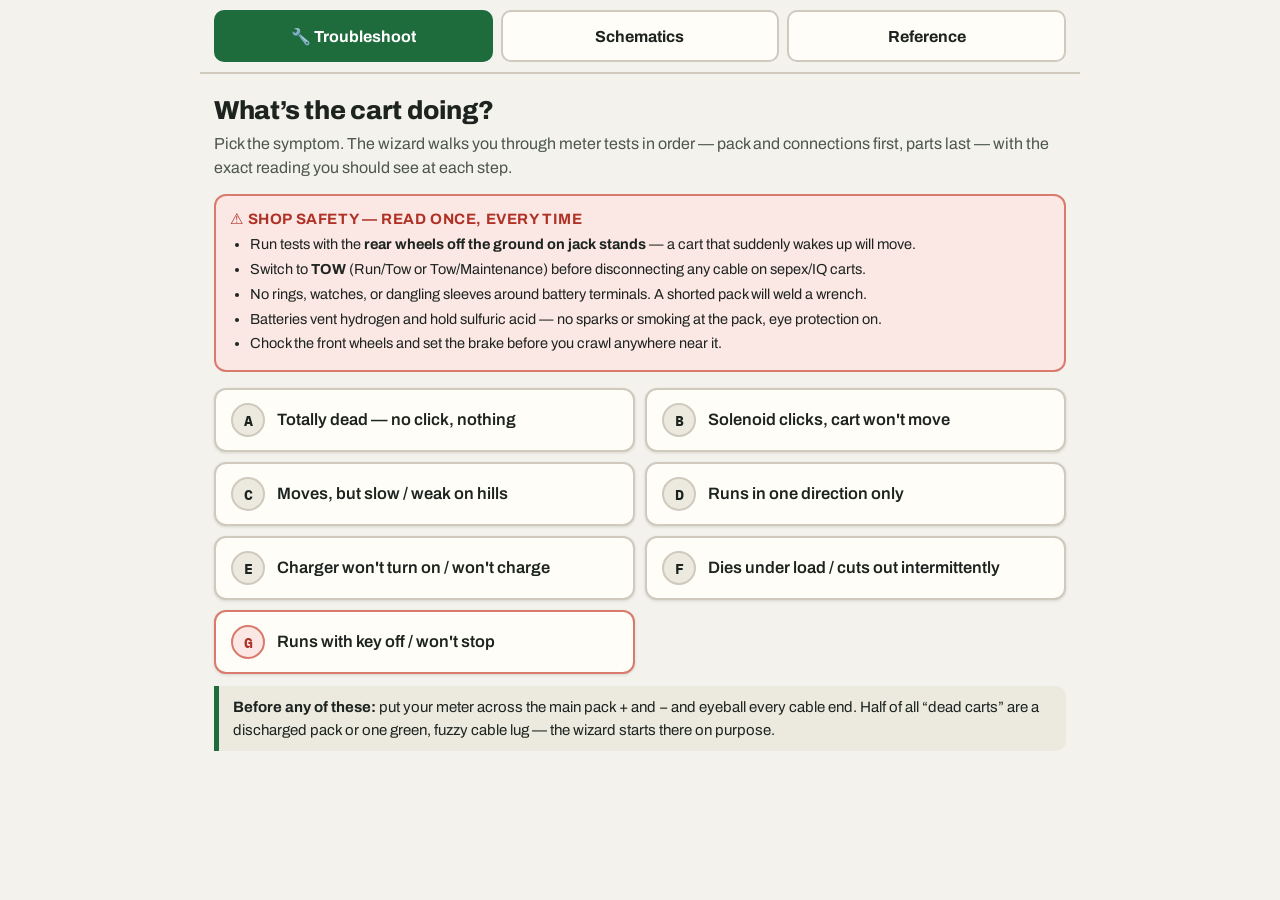
<file: golf-cart-schematics-troubleshooting.html>
<!doctype html>
<html lang="en">
  <head>
    <meta charset="utf-8" />
    <meta name="viewport" content="width=device-width, initial-scale=1, viewport-fit=cover" />
    <meta name="color-scheme" content="light dark" />
    <link rel="icon" href="data:," />
    <title>Golf Cart Schematics &amp; Troubleshooting</title>
    <link rel="preconnect" href="https://fonts.googleapis.com" />
    <link rel="preconnect" href="https://fonts.gstatic.com" crossorigin />
    <link href="https://fonts.googleapis.com/css2?family=Archivo:wght@500;600;700;800&family=IBM+Plex+Mono:wght@400;500;600&display=swap" rel="stylesheet" />
    <style>
      :root {
        --bg: #f4f2ec;
        --panel: #fffdf8;
        --panel-2: #eceade;
        --ink: #1d2420;
        --ink-soft: #4c564f;
        --line: #cfcabd;
        --accent: #1e6b3c;
        --accent-ink: #ffffff;
        --amber: #9a6206;
        --amber-bg: #fdf0d3;
        --amber-line: #d9a83c;
        --red: #b03227;
        --red-bg: #fbe7e3;
        --red-line: #d97a6d;
        --green-bg: #e2f0e4;
        --green-line: #7db489;
        --wire: #8a6d1f;
        --svg-block: #fffdf8;
        --svg-line: #6d675a;
        --shadow: 0 1px 3px rgba(30, 35, 25, .14);
      }
      @media (prefers-color-scheme: dark) {
        :root {
          --bg: #131613;
          --panel: #1d211d;
          --panel-2: #262b26;
          --ink: #eceee8;
          --ink-soft: #a9b3a9;
          --line: #3a403a;
          --accent: #3fae66;
          --accent-ink: #0c140d;
          --amber: #e2aa4e;
          --amber-bg: #2e2716;
          --amber-line: #8a6a24;
          --red: #e88a7d;
          --red-bg: #33201d;
          --red-line: #7c443c;
          --green-bg: #1d2f21;
          --green-line: #3f7049;
          --wire: #c9a544;
          --svg-block: #242824;
          --svg-line: #8f968c;
          --shadow: 0 1px 3px rgba(0, 0, 0, .5);
        }
      }
      * { box-sizing: border-box; }
      html { -webkit-text-size-adjust: 100%; }
      body {
        margin: 0;
        background: var(--bg);
        color: var(--ink);
        font-family: "Archivo", system-ui, -apple-system, "Segoe UI", sans-serif;
        font-size: 16px;
        line-height: 1.5;
      }
      .mono { font-family: "IBM Plex Mono", ui-monospace, SFMono-Regular, Menlo, monospace; }
      main { max-width: 880px; margin: 0 auto; padding: 0 14px 64px; }

      /* ---------- tab bar ---------- */
      .tabbar {
        position: sticky; top: 0; z-index: 40;
        background: var(--bg);
        border-bottom: 2px solid var(--line);
        max-width: 880px; margin: 0 auto;
        display: grid; grid-template-columns: 1fr 1fr 1fr; gap: 8px;
        padding: 10px 14px;
      }
      .tabbtn {
        min-height: 52px; border: 2px solid var(--line); border-radius: 10px;
        background: var(--panel); color: var(--ink);
        font: 700 16px "Archivo", sans-serif; cursor: pointer;
        display: flex; align-items: center; justify-content: center; gap: 7px;
      }
      .tabbtn[aria-selected="true"] { background: var(--accent); border-color: var(--accent); color: var(--accent-ink); }
      .tabbtn:focus-visible, button:focus-visible, select:focus-visible { outline: 3px solid var(--amber-line); outline-offset: 2px; }

      section.page { display: none; padding-top: 18px; }
      section.page.active { display: block; }
      h1 { font-size: 26px; line-height: 1.15; margin: 4px 0 6px; font-weight: 800; letter-spacing: -.01em; }
      h2 { font-size: 21px; margin: 26px 0 10px; font-weight: 800; }
      h3 { font-size: 17px; margin: 18px 0 8px; font-weight: 700; }
      p.lede { color: var(--ink-soft); margin: 0 0 14px; font-size: 16px; }
      p { margin: 0 0 10px; }
      ul { margin: 6px 0 12px; padding-left: 22px; }
      li { margin-bottom: 5px; }

      /* ---------- safety strip ---------- */
      .safety {
        border: 2px solid var(--red-line); background: var(--red-bg);
        border-radius: 12px; padding: 12px 14px; margin-bottom: 16px;
      }
      .safety strong { color: var(--red); display: block; font-size: 15px; letter-spacing: .04em; text-transform: uppercase; margin-bottom: 4px; }
      .safety ul { margin: 0; padding-left: 20px; font-size: 14.5px; }
      .safety li { margin-bottom: 3px; }

      /* ---------- symptom picker ---------- */
      .symptom-grid { display: grid; grid-template-columns: 1fr; gap: 10px; }
      @media (min-width: 620px) { .symptom-grid { grid-template-columns: 1fr 1fr; } }
      .symptom-btn {
        text-align: left; min-height: 64px; padding: 13px 15px;
        border: 2px solid var(--line); border-radius: 12px;
        background: var(--panel); color: var(--ink); cursor: pointer;
        font: 600 16.5px/1.3 "Archivo", sans-serif; box-shadow: var(--shadow);
        display: flex; align-items: center; gap: 12px; width: 100%;
      }
      .symptom-btn .n {
        flex: 0 0 auto; width: 34px; height: 34px; border-radius: 50%;
        background: var(--panel-2); border: 2px solid var(--line);
        display: flex; align-items: center; justify-content: center;
        font: 700 15px "IBM Plex Mono", monospace;
      }
      .symptom-btn.danger { border-color: var(--red-line); }
      .symptom-btn.danger .n { background: var(--red-bg); border-color: var(--red-line); color: var(--red); }
      .symptom-btn:active { transform: translateY(1px); }

      /* ---------- wizard ---------- */
      .wiz-head { display: flex; align-items: center; gap: 10px; margin-bottom: 12px; flex-wrap: wrap; }
      .wiz-title { font-weight: 800; font-size: 19px; flex: 1 1 auto; }
      .wiz-step-count { font: 600 13px "IBM Plex Mono", monospace; color: var(--ink-soft); }
      .progress { height: 8px; background: var(--panel-2); border-radius: 99px; overflow: hidden; margin-bottom: 16px; border: 1px solid var(--line); }
      .progress > div { height: 100%; background: var(--accent); width: 0%; transition: width .25s ease; }
      .step-card {
        border: 2px solid var(--line); border-radius: 14px; background: var(--panel);
        padding: 18px; box-shadow: var(--shadow);
      }
      .step-kicker { font: 700 12.5px "IBM Plex Mono", monospace; letter-spacing: .08em; text-transform: uppercase; color: var(--accent); margin-bottom: 6px; }
      .step-card h3 { margin-top: 0; font-size: 20px; }
      .expect {
        border: 2px solid var(--green-line); background: var(--green-bg);
        border-radius: 10px; padding: 10px 13px; margin: 12px 0;
        font-size: 15.5px;
      }
      .expect strong { display: block; font-size: 12.5px; letter-spacing: .06em; text-transform: uppercase; margin-bottom: 2px; }
      .expect .mono { font-size: 15px; }
      .branch-q { font-weight: 700; font-size: 17px; margin: 14px 0 10px; }
      .yn-row { display: grid; grid-template-columns: 1fr 1fr; gap: 10px; }
      .yn-btn {
        min-height: 58px; border-radius: 12px; cursor: pointer;
        font: 800 18px "Archivo", sans-serif; border: 2px solid var(--line);
        background: var(--panel-2); color: var(--ink);
      }
      .yn-btn.yes { background: var(--accent); border-color: var(--accent); color: var(--accent-ink); }
      .next-btn {
        width: 100%; min-height: 58px; border-radius: 12px; cursor: pointer;
        font: 800 18px "Archivo", sans-serif; border: 2px solid var(--accent);
        background: var(--accent); color: var(--accent-ink); margin-top: 6px;
      }
      .wiz-nav { display: flex; gap: 10px; margin-top: 14px; }
      .ghost-btn {
        min-height: 50px; padding: 0 18px; border-radius: 10px; cursor: pointer;
        font: 700 15.5px "Archivo", sans-serif; border: 2px solid var(--line);
        background: var(--panel); color: var(--ink);
      }
      .result-card { border: 2px solid var(--amber-line); background: var(--amber-bg); border-radius: 14px; padding: 18px; }
      .result-card.severe { border-color: var(--red-line); background: var(--red-bg); }
      .result-card h3 { margin-top: 0; font-size: 20px; }
      .result-card .culprit {
        display: inline-block; font: 700 13px "IBM Plex Mono", monospace;
        border: 2px solid currentColor; border-radius: 99px; padding: 3px 12px; margin-bottom: 10px;
        letter-spacing: .04em; text-transform: uppercase;
      }
      .path-trail { font: 500 13px "IBM Plex Mono", monospace; color: var(--ink-soft); margin-top: 14px; word-break: break-word; }

      /* ---------- model cards / schematics ---------- */
      .filter-row { display: flex; gap: 8px; flex-wrap: wrap; margin-bottom: 16px; }
      .chip {
        min-height: 46px; padding: 0 16px; border-radius: 99px; cursor: pointer;
        border: 2px solid var(--line); background: var(--panel); color: var(--ink);
        font: 700 15px "Archivo", sans-serif;
      }
      .chip[aria-pressed="true"] { background: var(--accent); border-color: var(--accent); color: var(--accent-ink); }
      .model-card {
        border: 2px solid var(--line); border-radius: 14px; background: var(--panel);
        margin-bottom: 20px; overflow: hidden; box-shadow: var(--shadow);
      }
      .model-head { padding: 16px 18px 4px; }
      .model-head h3 { margin: 0 0 2px; font-size: 21px; }
      .model-years { color: var(--ink-soft); font: 600 13.5px "IBM Plex Mono", monospace; }
      .badge {
        display: inline-block; font: 700 12px "IBM Plex Mono", monospace; letter-spacing: .05em;
        text-transform: uppercase; border: 1.5px solid var(--line); border-radius: 6px;
        padding: 2px 8px; margin: 8px 6px 0 0; background: var(--panel-2);
      }
      .badge.star { border-color: var(--amber-line); background: var(--amber-bg); color: var(--amber); }
      .diagram-wrap { padding: 8px 10px 0; }
      .diagram-wrap svg { width: 100%; height: auto; display: block; }
      .diagram-note { font-size: 13px; color: var(--ink-soft); padding: 6px 18px 0; font-style: italic; }
      .spec-table { width: 100%; border-collapse: collapse; margin: 12px 0 4px; font-size: 15px; }
      .spec-table th, .spec-table td { text-align: left; padding: 8px 18px; vertical-align: top; border-top: 1px solid var(--line); }
      .spec-table th { width: 34%; font-weight: 700; color: var(--ink-soft); font-size: 13.5px; text-transform: uppercase; letter-spacing: .04em; padding-top: 10px; }
      .fail-box { margin: 12px 18px 18px; border: 2px solid var(--amber-line); background: var(--amber-bg); border-radius: 10px; padding: 12px 15px; }
      .fail-box strong { display: block; margin-bottom: 4px; font-size: 14px; letter-spacing: .04em; text-transform: uppercase; color: var(--amber); }
      .fail-box ul { margin: 0; font-size: 15px; }

      /* ---------- reference ---------- */
      .ref-card { border: 2px solid var(--line); border-radius: 14px; background: var(--panel); padding: 18px; margin-bottom: 20px; box-shadow: var(--shadow); }
      .ref-card h3 { margin-top: 0; }
      .data-table { width: 100%; border-collapse: collapse; font-size: 15px; margin: 8px 0; }
      .data-table th, .data-table td { padding: 7px 10px; border-top: 1px solid var(--line); text-align: right; font-family: "IBM Plex Mono", monospace; }
      .data-table th:first-child, .data-table td:first-child { text-align: left; font-family: "Archivo", sans-serif; font-weight: 700; }
      .data-table thead th { border-top: none; color: var(--ink-soft); font-size: 13px; text-transform: uppercase; letter-spacing: .04em; }
      .data-table tr.low td { color: var(--red); font-weight: 600; }
      .code-table td:first-child { font-family: "IBM Plex Mono", monospace; font-weight: 600; white-space: nowrap; }
      .code-table td { text-align: left !important; font-family: "Archivo", sans-serif !important; }
      .code-table td.c { font-family: "IBM Plex Mono", monospace !important; text-align: center !important; }
      .soc-toggle { display: grid; grid-template-columns: 1fr 1fr; gap: 8px; margin-bottom: 10px; }
      dl.glossary { margin: 0; }
      dl.glossary dt { font: 700 15.5px "IBM Plex Mono", monospace; margin-top: 12px; }
      dl.glossary dd { margin: 2px 0 0; color: var(--ink-soft); font-size: 15px; }
      .tip { border-left: 5px solid var(--accent); background: var(--panel-2); border-radius: 0 10px 10px 0; padding: 10px 14px; margin: 12px 0; font-size: 15px; }
      .hidden { display: none !important; }
      @media (prefers-reduced-motion: reduce) { .progress > div { transition: none; } }
    </style>
  </head>
  <body>
    <nav class="tabbar" role="tablist" aria-label="Main sections">
      <button class="tabbtn" role="tab" data-tab="troubleshoot" aria-selected="true">🔧 Troubleshoot</button>
      <button class="tabbtn" role="tab" data-tab="schematics" aria-selected="false">Schematics</button>
      <button class="tabbtn" role="tab" data-tab="reference" aria-selected="false">Reference</button>
    </nav>
    <main>
      <!-- ================= TROUBLESHOOT ================= -->
      <section class="page active" id="page-troubleshoot">
        <h1>What&rsquo;s the cart doing?</h1>
        <p class="lede">Pick the symptom. The wizard walks you through meter tests in order &mdash; pack and connections first, parts last &mdash; with the exact reading you should see at each step.</p>

        <div class="safety" role="note">
          <strong>⚠ Shop safety &mdash; read once, every time</strong>
          <ul>
            <li>Run tests with the <b>rear wheels off the ground on jack stands</b> &mdash; a cart that suddenly wakes up will move.</li>
            <li>Switch to <b>TOW</b> (Run/Tow or Tow/Maintenance) before disconnecting any cable on sepex/IQ carts.</li>
            <li>No rings, watches, or dangling sleeves around battery terminals. A shorted pack will weld a wrench.</li>
            <li>Batteries vent hydrogen and hold sulfuric acid &mdash; no sparks or smoking at the pack, eye protection on.</li>
            <li>Chock the front wheels and set the brake before you crawl anywhere near it.</li>
          </ul>
        </div>

        <div id="symptom-picker">
          <div class="symptom-grid" id="symptom-grid"></div>
          <div class="tip"><b>Before any of these:</b> put your meter across the main pack + and &minus; and eyeball every cable end. Half of all &ldquo;dead carts&rdquo; are a discharged pack or one green, fuzzy cable lug &mdash; the wizard starts there on purpose.</div>
        </div>

        <div id="wizard" class="hidden">
          <div class="wiz-head">
            <span class="wiz-title" id="wiz-title"></span>
            <span class="wiz-step-count" id="wiz-count"></span>
          </div>
          <div class="progress" aria-hidden="true"><div id="wiz-progress"></div></div>
          <div id="wiz-body"></div>
          <div class="wiz-nav">
            <button class="ghost-btn" id="wiz-back">← Back a step</button>
            <button class="ghost-btn" id="wiz-restart">Start over</button>
          </div>
          <div class="path-trail" id="wiz-trail"></div>
        </div>
      </section>

      <!-- ================= SCHEMATICS ================= -->
      <section class="page" id="page-schematics">
        <h1>Schematic library</h1>
        <p class="lede">Simplified power-flow diagrams for the common older carts &mdash; the battery pack, solenoid, controller (or resistor bank), motor, and the switches that wake it all up. Drawn as clean reference diagrams from standard circuit architecture, not traced from factory manuals.</p>
        <div class="filter-row" id="brand-filters" role="group" aria-label="Filter by brand">
          <button class="chip" data-brand="all" aria-pressed="true">All carts</button>
          <button class="chip" data-brand="ezgo" aria-pressed="false">EZGO</button>
          <button class="chip" data-brand="clubcar" aria-pressed="false">Club Car</button>
          <button class="chip" data-brand="yamaha" aria-pressed="false">Yamaha</button>
        </div>
        <div id="model-list"></div>
      </section>

      <!-- ================= REFERENCE ================= -->
      <section class="page" id="page-reference">
        <h1>Shop reference</h1>
        <p class="lede">The numbers you reach for mid-job: state-of-charge voltages, EZGO PDS beep codes, bench tests, and what the terminal letters actually mean.</p>
        <div id="reference-body"></div>
      </section>
    </main>

    <script>
      "use strict";
      /* ============================ TABS ============================ */
      var tabBtns = document.querySelectorAll(".tabbtn");
      tabBtns.forEach(function (b) {
        b.addEventListener("click", function () {
          tabBtns.forEach(function (x) { x.setAttribute("aria-selected", "false"); });
          b.setAttribute("aria-selected", "true");
          document.querySelectorAll("section.page").forEach(function (s) { s.classList.remove("active"); });
          document.getElementById("page-" + b.getAttribute("data-tab")).classList.add("active");
          window.scrollTo(0, 0);
        });
      });

      /* ===================== TROUBLESHOOTER DATA ===================== */
      /* Node kinds: "test" = do the test, answer the branch question.
                     "step" = do this, then Continue.
                     "fix"  = diagnosis + fix (terminal).              */
      var FLOWS = {
        dead: {
          label: "Totally dead — no click, nothing",
          start: "a1",
          nodes: {
            a1: { kind: "test", title: "Read the whole pack first",
              body: "Meter on DC volts, probes on the main pack positive and negative — where the two heavy cables leave the battery pack. Let the cart sit (no charger, no driving for an hour if you can) for a true rested reading.",
              expect: "36V pack: 38.2V full · 36.3V at 50% · 48V pack: 50.9V full · 48.4V at 50%",
              q: "Is the pack above 34.5V (36V cart) or 46.0V (48V cart)?",
              yes: "a2", no: "a1x" },
            a1x: { kind: "fix", culprit: "Discharged or failed battery pack",
              body: "The cart isn't broken — it's starved. Charge the pack fully, let it rest an hour, and read it again. Then read each battery on its own: one battery sitting 0.5V or more below its siblings is a suspect — load-test or replace it. If the pack charges up but dies overnight, test for a parasitic drain and check the charger is actually finishing (see the charger symptom). Never run a flooded pack below 50% (36.3V / 48.4V) — that's what kills batteries early." },
            a2: { kind: "test", title: "Power leaving the pack?",
              body: "Keep the black probe on pack negative. Touch the red probe to the battery side of the main solenoid's big terminal. While you're there, pull each pack cable end and look for green corrosion, a lug you can twist by hand, or a melted terminal.",
              expect: "Full pack voltage at the solenoid's battery-side big terminal",
              q: "Do you read full pack voltage at the solenoid?",
              yes: "a3", no: "a2x" },
            a2x: { kind: "fix", culprit: "Open main power path — cable, fuse, or reed switch",
              body: "Voltage exists at the pack but never reaches the solenoid. Walk the heavy cable: pack + → main fuse (if fitted) → solenoid. On EZGO carts, check the reed switch inside the charger receptacle — it's a small magnetic switch in the interlock wire and it cracks or sticks; a dead reed switch makes the cart act stone dead. On Club Car 48V, check the fuse at the receptacle and the OBC connections. Clean or replace what's open, then retest." },
            a3: { kind: "test", title: "Is the activation circuit alive?",
              body: "Key ON, direction selected (not Neutral), Run/Tow in RUN. Press the pedal and measure voltage at the solenoid's small positive terminal (the activation wire from the key switch / microswitch chain).",
              expect: "Pack voltage at the solenoid small + terminal with the pedal pressed",
              q: "Is activation voltage present at the small terminal?",
              yes: "a4", no: "a3x" },
            a3x: { kind: "fix", culprit: "Activation circuit open — switch chain fault",
              body: "Power is fine; the wake-up signal never arrives. Work the chain in order: ① Run/Tow left in TOW (PDS, DCS, IQ carts — the #1 'dead cart' call). ② Key switch — test for voltage in and out. ③ F/R microswitches (series carts, under the seat or on the switch). ④ Pedal microswitch in the floor box. ⑤ Any broken or rodent-chewed small wire along the way. The failed link is the fix — switches are cheap, controllers are not." },
            a4: { kind: "test", title: "Ground side of the coil",
              body: "Put the meter directly across the solenoid's two small terminals and press the pedal. On sepex carts (PDS, DCS, IQ) the controller supplies the ground side; on series carts it's a plain ground wire.",
              expect: "Full pack voltage measured across the two small terminals, pedal pressed",
              q: "Do you read full pack voltage across the coil — and still no click?",
              yes: "a4x", no: "a4y" },
            a4x: { kind: "fix", culprit: "Solenoid coil failed (open)",
              body: "Full voltage across the coil and silence means the coil itself is open — the solenoid is dead even though everything feeding it is good. Replace it with the correct voltage coil (36V and 48V solenoids are not interchangeable) and match the duty rating — golf cart solenoids are continuous-duty, an automotive starter solenoid will cook." },
            a4y: { kind: "fix", culprit: "Missing ground / controller driver side",
              body: "You have + voltage at the coil but not a complete circuit. On series carts: trace and clean the small ground wire from the coil. On sepex carts (PDS/DCS/IQ): the controller switches the ground — check the coil wiring back to the controller plug first; if the wiring is sound and the controller never pulls the coil down, run the PDS diagnostic mode (Reference tab) — code 2-4 points at the solenoid driver circuit." }
          }
        },

        click: {
          label: "Solenoid clicks, cart won't move",
          start: "b1",
          nodes: {
            b1: { kind: "test", title: "Pack voltage under load",
              body: "Rear wheels up on stands. Meter across the main pack. Press the pedal and watch the voltage while the solenoid is clicked in.",
              expect: "Pack should hold roughly 32V+ (36V cart) or 43V+ (48V cart) with the pedal down",
              q: "Does the pack voltage crash well below that when you press the pedal?",
              yes: "b1x", no: "b2" },
            b1x: { kind: "fix", culprit: "Pack or cable can't carry load",
              body: "A pack that reads fine at rest but collapses under load has a weak battery or a bad connection doing it. Load-test or voltage-drop each battery one at a time with the pedal pressed — the one that dives is the bad one. Also wiggle each interconnect cable under load; a cable end that gets hot or a voltage that jumps around is a corroded lug. Fix the battery/cable before you blame anything electronic." },
            b2: { kind: "test", title: "Solenoid voltage-drop test",
              body: "Meter across the solenoid's two BIG terminals (one probe on each), pedal pressed so it's clicked in. You're measuring what the contacts waste.",
              expect: "Under 0.5V drop across the closed solenoid",
              q: "Is the drop across the big terminals more than about 0.5V?",
              yes: "b2x", no: "b3" },
            b2x: { kind: "fix", culprit: "Burned solenoid contacts",
              body: "Classic: it clicks, so everyone assumes it works — but the contact faces are pitted and burned and can't pass motor current. A solenoid that clicks can absolutely still be bad. Replace it (correct voltage, continuous duty). While it's out, check the resistor/diode across the coil or big terminals if your cart uses them." },
            b3: { kind: "test", title: "Controller output test",
              body: "Meter between the controller's B− terminal and its output (M− on EZGO/Curtis series, A1/motor output on your diagram). Pedal pressed slowly: output voltage should climb from near zero toward pack voltage as you press.",
              expect: "Output voltage rises smoothly toward pack voltage as the pedal goes down",
              q: "Does the controller output rise as you press the pedal?",
              yes: "b3x", no: "b4" },
            b3x: { kind: "fix", culprit: "Power dies between controller and motor — or the motor itself",
              body: "The controller is doing its job, so test the motor. Wheels up, TOW on, pack disconnected: continuity between A1–A2 (armature), and between S1–S2 (series field) or F1–F2 (sepex field). No continuity between any terminal and the motor case — continuity to the case means a shorted motor. Open armature circuit = worn-out brushes is the usual cause on an older cart. Also continuity-check the heavy cables controller→motor before condemning the motor." },
            b4: { kind: "test", title: "Throttle signal test",
              body: "Confirm the controller is being told to go. EZGO ITS: the plunger must move freely through the sensor in the pedal box and the ITS voltage must change with pedal travel. Club Car MCOR: sweep should be smooth with no dead spots. Check the pedal microswitch actually closes too.",
              expect: "Throttle signal changes smoothly across the whole pedal stroke",
              q: "Is the throttle signal missing, stuck, or jumpy?",
              yes: "b4x", no: "b4y" },
            b4x: { kind: "fix", culprit: "Throttle input fault",
              body: "Replace or repair the throttle sender: ITS sensor/plunger (EZGO), MCOR (Club Car — replace as a unit), V-glide wiper and resistor board (older Club Car), or the pedal microswitch. On a PDS cart, run diagnostic mode first — code 1-2 confirms an ITS fault, and code 1-4 just means the pedal was down at key-on: release it and retry before buying parts." },
            b4y: { kind: "fix", culprit: "Controller failure (after inputs check out)",
              body: "Pack holds under load, solenoid passes current, throttle signal is clean, motor tests good — that leaves the controller. Before you order one: re-check every pin in the controller plug for corrosion or a pushed-back terminal, and confirm controller B+ and B− are solid under load. On PDS carts, diagnostic code 1-1 confirms controller failure. Match the replacement to the drive type — series and sepex controllers are not interchangeable." }
          }
        },

        slow: {
          label: "Moves, but slow / weak on hills",
          start: "c1",
          nodes: {
            c1: { kind: "test", title: "Start with state of charge",
              body: "Rested pack reading (no charger or driving for at least an hour). A cart at half charge feels gutless on hills even though everything works.",
              expect: "36V: 37.5V ≈ 80% · 36.3V = 50% — 48V: 50.0V ≈ 80% · 48.4V = 50%",
              q: "Is the pack below about 80% charge (37.5V / 50.0V)?",
              yes: "c1x", no: "c2" },
            c1x: { kind: "fix", culprit: "You're driving on a half-empty pack",
              body: "Charge it fully and retest before replacing anything. If it won't reach a full rested charge (38.2V / 50.9V), one battery is usually holding the pack down — read each battery individually; one sitting 0.5V+ below its siblings is the suspect. Also check water levels in flooded batteries (plates covered, fill with distilled water after charging) and confirm the charger is finishing its cycle, not timing out early." },
            c2: { kind: "test", title: "One weak battery under load",
              body: "Drive the cart (or load it on stands) and read each battery's voltage one at a time under load. Good batteries sag together; a bad one falls off a cliff by comparison.",
              expect: "All batteries within a few tenths of a volt of each other under the same load",
              q: "Does one battery sag far more than the rest?",
              yes: "c2x", no: "c3" },
            c2x: { kind: "fix", culprit: "One failing battery dragging the pack down",
              body: "That battery is your hill problem. Confirm with a load tester or hydrometer (flooded cells: one cell reading far below the others confirms it). Replace it — and know the trade-off: dropping one new battery into an old pack works, but the old pack will pull it down to their level over time. On a work cart, one battery now and a planned pack later is a fair call; just don't expect new-pack performance." },
            c3: { kind: "test", title: "Mechanical drag check",
              body: "Wheels up, Tow/neutral, brake off. Spin each wheel by hand and push the cart on flat ground. Check tire pressure too — low tires quietly eat hill power.",
              expect: "Wheels spin freely with no grinding, scraping, or brake drag; cart pushes easily",
              q: "Does anything drag, grind, or feel seized?",
              yes: "c3x", no: "c4" },
            c3x: { kind: "fix", culprit: "Mechanical drag",
              body: "Usual suspects: a brake adjusted too tight or a hung-up brake cable, a dry/failing wheel bearing, low tire pressure, or a cart that's simply overloaded (lift kits, big tires, and rear seats all gear the cart taller and steal hill torque). Fix the drag first — no battery or controller upgrade out-pulls a dragging brake." },
            c4: { kind: "test", title: "Is it capped at one steady slow speed?",
              body: "Limp mode feels different from weakness: the cart runs smoothly but tops out at one low speed (about 5 mph on a PDS with a speed-sensor fault) and won't go faster no matter what.",
              expect: "Weak cart = fades on hills · Limp mode = smooth but hard-capped top speed",
              q: "Is top speed hard-capped at a steady crawl, like limp mode?",
              yes: "c4x", no: "c4y" },
            c4x: { kind: "fix", culprit: "Speed sensor fault — cart is in limp mode",
              body: "On a PDS, run diagnostic mode (Reference tab): code 1-3 confirms it. The speed sensor and its magnet live on the motor end bell — check the sensor plug first (corrosion and broken wires are common), then the magnet for cracks. IQ Club Cars do the same trick. No code reader needed; the beeps are the reader." },
            c4y: { kind: "fix", culprit: "Resistance under load or thermal cutback",
              body: "After a hard run, carefully feel each cable end, the solenoid, and the F/R switch (series carts) — a hot spot is a high-resistance spot, and resistance is stolen power and stolen hill climb. Clean and tighten it. If the cart starts strong and fades after 10–20 minutes as the controller gets hot, that's thermal cutback (PDS code 2-3): check controller mounting/heatsink and don't oversize tires on a stock controller. Worn motor brushes round out the list on high-hour carts." }
          }
        },

        onedir: {
          label: "Runs in one direction only",
          start: "d1",
          nodes: {
            d1: { kind: "test", title: "Which kind of drive system?",
              body: "Series carts have a lever F/R switch (under the seat on TXT/Marathon, beside the seat on Club Car DS) and the switch itself carries motor current. Sepex carts (PDS, DCS, IQ, G19/G22) have a light-duty dash rocker — the controller does the reversing.",
              expect: "Lever = series · Dash rocker = sepex",
              q: "Is it a series cart with the heavy lever F/R switch?",
              yes: "d2", no: "d3" },
            d2: { kind: "test", title: "Inspect the F/R switch contacts",
              body: "TOW on / pack disconnected for the look, then test live if needed. The F/R switch has separate contact sets for Forward and Reverse — the set for the dead direction is usually visibly pitted, burned, or has a melted cable lug. Check the two microswitches on the switch body too.",
              expect: "Both direction contact sets clean, flat, and making full contact; lugs tight",
              q: "Is the dead direction's contact set burned or its cable lug melted?",
              yes: "d2x", no: "d2y" },
            d2x: { kind: "fix", culprit: "F/R switch burned in one direction",
              body: "The switch carried full motor current through one bad contact until it cooked. Options: rebuild with a contact/board kit if the housing and cam are sound, or replace the switch (heavy-duty versions exist and are worth it on work carts). Fix the root cause too — a loose lug or corroded cable end at the switch is usually what generated the heat. Check the cables to the motor S1/S2 terminals while you're in there." },
            d2y: { kind: "fix", culprit: "Microswitch or motor field wiring (series)",
              body: "Contacts look good? Test the F/R microswitch for the dead direction — if it never tells the solenoid circuit to wake up in Reverse, you get exactly this. Last stop: continuity of the S1 and S2 cables from switch to motor and the field winding itself (S1–S2 continuity). An open field cable end hiding under heat-shrink is a classic." },
            d3: { kind: "test", title: "Swap test at the dash rocker (sepex)",
              body: "On a PDS/DCS/IQ, the rocker is a cheap low-current switch. Note the wire positions, then swap the Forward and Reverse wires at the rocker and try again.",
              expect: "If the rocker is bad, the dead direction follows the swap (the other direction now fails)",
              q: "Did the working direction follow the wires when you swapped them?",
              yes: "d3x", no: "d3y" },
            d3x: { kind: "fix", culprit: "Dash F/R rocker switch failed",
              body: "Five-minute, low-dollar fix — replace the rocker. While the dash is open, check the rocker's spade terminals for green corrosion, especially on carts that live outside. Put the wires back in their original positions with the new switch." },
            d3y: { kind: "fix", culprit: "Controller field circuit or F1/F2 wiring (sepex)",
              body: "The rocker is telling the truth, so follow the field wires: check F1 and F2 from the controller plug to the motor for opens or chafing, and test field continuity (F1–F2) at the motor. On a PDS, diagnostic code 3-4 = field open circuit. If wiring and field winding test good, the controller's field driver for that direction has failed — controller replacement time." }
          }
        },

        charger: {
          label: "Charger won't turn on / won't charge",
          start: "e1",
          nodes: {
            e1: { kind: "test", title: "Is the pack too low for the charger to see?",
              body: "Most automatic chargers refuse to start if pack voltage is below their sensing threshold — a deeply discharged pack looks like 'no cart plugged in.' Read the pack voltage first.",
              expect: "36V pack needs roughly 24–28V+ present · 48V pack roughly 34V+ for most chargers to start",
              q: "Is the pack below that threshold (deeply discharged)?",
              yes: "e1x", no: "e2" },
            e1x: { kind: "fix", culprit: "Pack too discharged for the charger to start",
              body: "Bring the batteries up individually (or in pairs) with an automotive charger — 12V charger across one battery at a time, a few hours each, until the pack total is back over the threshold. Then connect the golf cart charger and let it finish. Afterwards, find out why it got that low: charger left unplugged, a light left on, or a battery failing. A pack left sitting discharged sulfates fast — don't let it sit." },
            e2: { kind: "test", title: "AC in, connections out",
              body: "Confirm the outlet is live (plug in a drill or lamp). Plug the charger into the cart first, then the wall. Check the DC plug/receptacle for burn marks and sloppy fit, and the fuse in the charger cord or at the receptacle if fitted.",
              expect: "Live outlet, snug DC connection, good fuse",
              q: "Is this a Club Car 48V cart (it has an OBC — onboard computer)?",
              yes: "e3", no: "e4" },
            e3: { kind: "test", title: "The OBC runs the charger on Club Car 48V",
              body: "On PowerDrive/IQ carts the OBC tells the charger when to start and stop — a 'dead charger' is very often the OBC or the charger relay, not the charger. Try the OBC reset: key off, F/R in Neutral, disconnect the pack negative for at least 30 seconds (some procedures say 5 minutes), reconnect, and retry the charger. Full procedure is in the Reference tab.",
              expect: "After a reset, a healthy OBC lets the charger relay click and charging begin",
              q: "Did the charger start after the OBC reset?",
              yes: "e3x", no: "e3y" },
            e3x: { kind: "fix", culprit: "OBC was locked up — reset cleared it",
              body: "You're charging again. Watch the first full cycle: if the charger now runs but never shuts off, or shuts off in minutes, the OBC is still suspect — an OBC that can't end a charge will cook a pack. Note the behavior and plan on an OBC test/replacement if it repeats." },
            e3y: { kind: "fix", culprit: "OBC failure or charger relay (Club Car 48V)",
              body: "Test the charger on another cart (or test a known-good charger on yours) to split the blame. If the charger works elsewhere, the OBC is the culprit — replacement OBCs are available, and many owners fit an OBC-bypass with a modern smart charger instead; either way the charger and OBC must be a matched strategy, not a mix. Also check the small gray sense wire/fuse at the receptacle before ordering parts." },
            e4: { kind: "test", title: "Split charger from cart",
              body: "Borrow-test: put your charger on a known-good cart, or a known-good charger on yours. Also inspect the receptacle contacts on the cart — worn or sprung contacts are common on EZGO and Yamaha plugs, and the EZGO reed switch in the receptacle can kill the interlock.",
              expect: "A good charger starts within seconds on a good cart and shows charge current",
              q: "Does your charger fail on the other cart too?",
              yes: "e4x", no: "e4y" },
            e4x: { kind: "fix", culprit: "Charger internal fault",
              body: "In order of likelihood on older transformer chargers: failed relay, blown internal fuse, bad diodes, or a dead capacitor/timer board on electronic units. Many local battery shops bench-test chargers cheap — worth it before parts. If it's a modern electronic charger that clicks but shows a fault light, count the blink code against its label before opening it. Capacitors inside hold a charge — discharge before poking around." },
            e4y: { kind: "fix", culprit: "Cart-side receptacle / interlock fault",
              body: "The charger is fine; the cart won't accept it. Replace worn receptacle contacts, repair the DC cord plug, and on EZGO check the reed switch in the receptacle — when it fails the cart also won't run, which is your confirmation clue. Clean, tight, and slightly springy is what receptacle contacts should be." }
          }
        },

        cutsout: {
          label: "Dies under load / cuts out intermittently",
          start: "f1",
          nodes: {
            f1: { kind: "test", title: "Watch pack voltage at the moment it dies",
              body: "Tape the meter where you can see it (or use long leads, routed safely) and drive the cart until it cuts out. Note the pack voltage right at the failure.",
              expect: "Healthy pack under load: stays above ~30V (36V cart) / ~40V (48V cart) while pulling",
              q: "Does pack voltage fall off a cliff right when it dies?",
              yes: "f1x", no: "f2" },
            f1x: { kind: "fix", culprit: "Voltage sag — weak battery or bad connection",
              body: "Same drill as the load test: read each battery under load and find the one that dives; then wiggle-test every interconnect and main cable while watching the meter. A connection that sags only when current flows will pass a resting test all day. Clean to bright metal, tighten, and retest under the same hill or load that killed it." },
            f2: { kind: "test", title: "Heat tells the truth",
              body: "Immediately after a cut-out, carefully feel (backs of fingers, quick touches) each cable end, the solenoid body, the F/R switch on series carts, and the controller case.",
              expect: "Everything warm at most — nothing too hot to touch, no discolored insulation",
              q: "Is any connection or component noticeably hot or discolored?",
              yes: "f2x", no: "f3" },
            f2x: { kind: "fix", culprit: "High-resistance connection heating under load",
              body: "Heat = resistance = the cut-out. Take that joint apart: expect green corrosion, a lug crimped over insulation, or a nut that was never tight. Clean to bright metal, re-crimp or replace the cable, torque it down. A connection that has been hot usually has damaged strands — a new cable beats a cleaned-up bad one on a work cart." },
            f3: { kind: "test", title: "Timing: does it recover after cooling?",
              body: "Note the pattern. Cut-outs that arrive after 10–20 minutes of work and vanish after the cart sits and cools are thermal. Cut-outs over bumps or at one pedal position are mechanical/electrical intermittents.",
              expect: "Thermal faults keep a schedule; loose-wire faults follow bumps and pedal position",
              q: "Does it cut out on a time/heat pattern and recover after cooling off?",
              yes: "f3x", no: "f4" },
            f3x: { kind: "fix", culprit: "Thermal cutback or solenoid dropping out",
              body: "On a PDS, pull the codes (Reference tab): 2-3 is controller thermal cutback, 4-3 is the solenoid dropping out under load, 2-1 can flag low voltage seen by the controller. For cutback: check the controller's heatsink mounting, keep fins clean, and lighten the load (big tires + stock controller + hills = heat). For a dropping solenoid: test coil voltage during the event — a coil that loses its ground side points at the controller driver; a coil that keeps voltage but lets go has tired contacts/spring." },
            f4: { kind: "fix", culprit: "Intermittent throttle or activation wire",
              body: "Cut-outs tied to bumps or one pedal position: the ITS plunger/sensor gap (EZGO), a worn spot in an MCOR sweep (Club Car), the pedal microswitch, or a chafed activation wire grounding on the frame. Wiggle-test harness sections with the cart awake (wheels up!) until you can make it fail on command — then you've found it. Never chase an intermittent by swapping the controller first; it's almost never the controller." }
          }
        },

        runaway: {
          label: "Runs with key off / won't stop",
          start: "g0",
          nodes: {
            g0: { kind: "step", kicker: "Stop it first", title: "Make the cart safe — now",
              body: "If it's moving: key OFF, direction switch to NEUTRAL, brake hard, steer somewhere clear. Once stopped: chock the wheels, set the brake, switch Run/Tow to TOW, and disconnect the main pack negative cable. Do not reach for the F/R lever on a moving series cart. Only continue diagnosis with the cart immobilized and the rear wheels up on stands.",
              next: "g1" },
            g1: { kind: "test", title: "Welded solenoid test",
              body: "Pack negative still disconnected for setup, coil wires (small terminals) removed from the solenoid. Meter on continuity/ohms across the two BIG terminals. A healthy open solenoid shows no continuity; a welded one is a permanent connection.",
              expect: "No continuity across the big terminals with the coil disconnected",
              q: "Do you read continuity across the big terminals with the coil wires off?",
              yes: "g1x", no: "g2" },
            g1x: { kind: "fix", severe: true, culprit: "Welded solenoid — replace it",
              body: "The contacts fused shut under load (often after a low-voltage, high-current event — a dying pack makes solenoids weld). Replace the solenoid; do not 'fix' it by rapping it with a wrench — it will weld again at the worst moment. Then find the cause: load-test the pack and check for a dragging brake or oversized tires that kept current maxed. Until the new solenoid is in, leave the pack disconnected." },
            g2: { kind: "test", title: "Stuck command: pedal or microswitch",
              body: "Reconnect carefully with wheels up and stands set. Key on, foot OFF the pedal: if the cart tries to run, check whether the pedal is physically returning (broken return spring, floor-box debris) and whether the pedal microswitch is stuck closed. On EZGO ITS carts, check the plunger hasn't jammed into the sensor.",
              expect: "Cart sits still with key on and pedal released; microswitch opens with the pedal up",
              q: "Does the cart try to run with the key on and your foot off the pedal?",
              yes: "g2x", no: "g2y" },
            g2x: { kind: "fix", culprit: "Stuck throttle command",
              body: "Work it in order: pedal return spring and floor-box linkage → pedal microswitch (stuck or misadjusted) → ITS plunger/sensor (bent plunger holding signal) → MCOR not returning to zero. The part that keeps the 'go' signal alive with the pedal up is the part you replace. Verify with wheels up through ten key-on/key-off cycles before it goes back in service." },
            g2y: { kind: "fix", severe: true, culprit: "Controller output shorted (or key-circuit short)",
              body: "If the solenoid isn't welded and there's no throttle command, yet the motor gets power, the controller's output stage has failed shorted — or a chafed wire is feeding the solenoid coil full-time (trace the small coil wires for a short to a hot wire). Confirm by unplugging the controller: if the run condition disappears with it unplugged and the wiring is clean, the controller is done. Replace it and re-verify from scratch — a cart that ran away once gets a full re-check, not a handshake." }
          }
        }
      };

      /* ===================== WIZARD ENGINE ===================== */
      var wiz = { flow: null, nodeId: null, history: [], answers: [] };
      var pickerEl = document.getElementById("symptom-picker");
      var wizardEl = document.getElementById("wizard");
      var gridEl = document.getElementById("symptom-grid");
      var bodyEl = document.getElementById("wiz-body");

      var SYMPTOMS = [
        { id: "dead",    n: "A" }, { id: "click", n: "B" }, { id: "slow", n: "C" },
        { id: "onedir",  n: "D" }, { id: "charger", n: "E" }, { id: "cutsout", n: "F" },
        { id: "runaway", n: "G" }
      ];
      SYMPTOMS.forEach(function (s) {
        var b = document.createElement("button");
        b.className = "symptom-btn" + (s.id === "runaway" ? " danger" : "");
        b.innerHTML = '<span class="n">' + s.n + "</span><span></span>";
        b.lastChild.textContent = FLOWS[s.id].label;
        b.addEventListener("click", function () { startFlow(s.id); });
        gridEl.appendChild(b);
      });

      function esc(t) {
        return String(t).replace(/&/g, "&amp;").replace(/</g, "&lt;").replace(/>/g, "&gt;");
      }

      function startFlow(id) {
        wiz.flow = FLOWS[id]; wiz.nodeId = wiz.flow.start;
        wiz.history = []; wiz.answers = [];
        pickerEl.classList.add("hidden");
        wizardEl.classList.remove("hidden");
        document.getElementById("wiz-title").textContent = wiz.flow.label;
        renderNode();
        wizardEl.scrollIntoView({ behavior: "smooth", block: "start" });
      }

      function totalSteps(flow) { return Object.keys(flow.nodes).length; }

      function renderNode() {
        var node = wiz.flow.nodes[wiz.nodeId];
        var stepNum = wiz.history.length + 1;
        document.getElementById("wiz-count").textContent = node.kind === "fix"
          ? "Diagnosis reached"
          : "Step " + stepNum;
        document.getElementById("wiz-progress").style.width =
          node.kind === "fix" ? "100%" : Math.min(90, stepNum * 18) + "%";
        document.getElementById("wiz-back").disabled = wiz.history.length === 0;
        document.getElementById("wiz-back").style.opacity = wiz.history.length === 0 ? ".45" : "1";
        document.getElementById("wiz-trail").textContent =
          wiz.answers.length ? "Your path: " + wiz.answers.join(" → ") : "";

        var html = "";
        if (node.kind === "fix") {
          html = '<div class="result-card' + (node.severe ? " severe" : "") + '">'
            + '<span class="culprit">' + (node.severe ? "⚠ Safety fault — " : "Likely culprit — ") + esc(node.culprit) + "</span>"
            + "<h3>What to do</h3><p>" + esc(node.body) + "</p>"
            + '<button class="next-btn" id="wiz-done">Done — back to symptoms</button></div>';
          bodyEl.innerHTML = html;
          document.getElementById("wiz-done").addEventListener("click", resetWizard);
          return;
        }
        html = '<div class="step-card">'
          + '<div class="step-kicker">' + esc(node.kicker || (node.kind === "test" ? "Meter test" : "Action")) + "</div>"
          + "<h3>" + esc(node.title) + "</h3>"
          + "<p>" + esc(node.body) + "</p>";
        if (node.expect) {
          html += '<div class="expect"><strong>You should see</strong><span class="mono">' + esc(node.expect) + "</span></div>";
        }
        if (node.kind === "test") {
          html += '<p class="branch-q">' + esc(node.q) + "</p>"
            + '<div class="yn-row">'
            + '<button class="yn-btn yes" id="wiz-yes">YES</button>'
            + '<button class="yn-btn" id="wiz-no">NO</button></div>';
        } else {
          html += '<button class="next-btn" id="wiz-next">Done — continue →</button>';
        }
        html += "</div>";
        bodyEl.innerHTML = html;
        if (node.kind === "test") {
          document.getElementById("wiz-yes").addEventListener("click", function () { advance(node.yes, "Yes: " + node.title); });
          document.getElementById("wiz-no").addEventListener("click", function () { advance(node.no, "No: " + node.title); });
        } else {
          document.getElementById("wiz-next").addEventListener("click", function () { advance(node.next, node.title); });
        }
      }

      function advance(nextId, trailText) {
        wiz.history.push(wiz.nodeId);
        wiz.answers.push(trailText);
        wiz.nodeId = nextId;
        renderNode();
      }

      function resetWizard() {
        wiz.flow = null; wiz.nodeId = null; wiz.history = []; wiz.answers = [];
        wizardEl.classList.add("hidden");
        pickerEl.classList.remove("hidden");
        pickerEl.scrollIntoView({ behavior: "smooth", block: "start" });
      }

      document.getElementById("wiz-back").addEventListener("click", function () {
        if (!wiz.history.length) return;
        wiz.nodeId = wiz.history.pop();
        wiz.answers.pop();
        renderNode();
      });
      document.getElementById("wiz-restart").addEventListener("click", resetWizard);
      /* ===================== SCHEMATIC DIAGRAMS ===================== */
      /* Original simplified power-flow diagrams drawn for this app from
         standard circuit architecture. Not factory manual artwork.     */
      function block(x, y, w, h, title, sub, fs) {
        var t = '<rect x="' + x + '" y="' + y + '" width="' + w + '" height="' + h + '" rx="8" fill="var(--svg-block)" stroke="var(--svg-line)" stroke-width="2"/>';
        t += '<text x="' + (x + w / 2) + '" y="' + (y + h / 2 - (sub ? 4 : -4)) + '" text-anchor="middle" font-family="Archivo, sans-serif" font-weight="700" font-size="' + (fs || 12.5) + '" fill="var(--ink)">' + title + "</text>";
        if (sub) t += '<text x="' + (x + w / 2) + '" y="' + (y + h / 2 + 15) + '" text-anchor="middle" font-family="IBM Plex Mono, monospace" font-size="10.5" fill="var(--ink-soft)">' + sub + "</text>";
        return t;
      }
      function wire(x1, y1, x2, y2, label, labelDy) {
        var t = '<line x1="' + x1 + '" y1="' + y1 + '" x2="' + x2 + '" y2="' + y2 + '" stroke="var(--wire)" stroke-width="3.5" stroke-linecap="round"/>';
        if (label) t += '<text x="' + ((x1 + x2) / 2) + '" y="' + (y1 + (labelDy || -8)) + '" text-anchor="middle" font-family="IBM Plex Mono, monospace" font-size="10.5" fill="var(--ink-soft)">' + label + "</text>";
        return t;
      }
      function sig(x1, y1, x2, y2) {
        return '<path d="M' + x1 + " " + y1 + " L" + x2 + " " + y2 + '" fill="none" stroke="var(--ink-soft)" stroke-width="1.8" stroke-dasharray="5 4"/>';
      }
      function motor(cx, cy, terms) {
        var t = '<circle cx="' + cx + '" cy="' + cy + '" r="46" fill="var(--svg-block)" stroke="var(--svg-line)" stroke-width="2"/>';
        t += '<text x="' + cx + '" y="' + (cy - 2) + '" text-anchor="middle" font-family="Archivo, sans-serif" font-weight="700" font-size="13" fill="var(--ink)">MOTOR</text>';
        t += '<text x="' + cx + '" y="' + (cy + 16) + '" text-anchor="middle" font-family="IBM Plex Mono, monospace" font-size="10" fill="var(--ink-soft)">' + terms + "</text>";
        return t;
      }
      function diagram(c) {
        var s = '<svg viewBox="0 0 680 420" role="img" aria-label="Simplified wiring diagram: ' + esc(c.aria) + '">';
        /* signal components, top row */
        s += block(168, 26, 92, 42, "KEY SWITCH", "on/off");
        if (c.variant === "resistor") {
          s += block(300, 26, 150, 42, "PEDAL + LINKAGE", "mechanical", 11.5);
        } else {
          s += block(300, 26, 140, 42, c.throttleShort, "throttle input", 11.5);
        }
        if (c.variant === "sepex" || c.variant === "iq") {
          s += block(478, 26, 150, 42, c.frShort, "low-current signal", 11.5);
        }
        /* main power row */
        s += block(16, 168, 120, 88, "BATTERY PACK", c.packSub, 12);
        s += wire(136, 212, 168, 212, "B+");
        s += block(168, 182, 92, 60, "SOLENOID", "main contactor", 11);
        s += sig(214, 68, 214, 182); /* key switch -> solenoid coil */
        if (c.variant === "resistor") {
          s += wire(260, 212, 292, 212, "");
          s += block(292, 176, 118, 72, "SPEED SWITCH", "wiper board", 11.5);
          s += sig(375, 68, 375, 176);
          s += wire(410, 212, 442, 212, "");
          s += '<rect x="442" y="176" width="108" height="72" rx="8" fill="var(--svg-block)" stroke="var(--svg-line)" stroke-width="2"/>';
          s += '<polyline points="452,222 462,196 474,228 486,196 498,228 510,196 522,228 534,206 544,216" fill="none" stroke="var(--wire)" stroke-width="2.5"/>';
          s += '<text x="496" y="192" text-anchor="middle" font-family="Archivo, sans-serif" font-weight="700" font-size="11" fill="var(--ink)">RESISTOR COILS</text>';
          s += wire(550, 212, 580, 212, "A/S");
          s += motor(626, 212, "A1 A2 · S1 S2");
        } else if (c.variant === "series") {
          s += wire(260, 212, 292, 212, "B+");
          s += block(292, 164, 132, 96, "CONTROLLER", c.ctrlSub, 12);
          s += sig(358, 68, 358, 164);
          s += wire(424, 200, 452, 200, "M−");
          s += block(452, 176, 96, 72, "F/R SWITCH", "carries current", 11);
          s += wire(548, 200, 578, 200, "A1");
          s += wire(424, 236, 452, 236, "");
          s += '<path d="M452 236 L548 236 L578 224" fill="none" stroke="var(--wire)" stroke-width="3.5" stroke-linecap="round"/>';
          s += '<text x="500" y="256" text-anchor="middle" font-family="IBM Plex Mono, monospace" font-size="10.5" fill="var(--ink-soft)">S1 / S2 via F/R</text>';
          s += motor(624, 212, "A1 A2 · S1 S2");
        } else { /* sepex / iq */
          s += wire(260, 212, 292, 212, "B+");
          s += block(292, 158, 140, 108, "CONTROLLER", c.ctrlSub, 12);
          s += sig(352, 68, 352, 158);
          s += sig(520, 68, 430, 120);
          s += wire(432, 190, 572, 190, "A1 / A2 armature");
          s += wire(432, 240, 572, 240, "F1 / F2 field");
          s += motor(618, 212, "A1 A2 · F1 F2");
        }
        /* OBC row for Club Car 48V */
        if (c.obc) {
          s += block(16, 322, 120, 52, "CHARGER", "receptacle", 11.5);
          s += sig(136, 348, 292, 348);
          s += block(292, 316, 140, 64, "OBC", "onboard computer", 12);
          s += sig(362, 316, 362, 266);
          s += '<text x="452" y="352" font-family="IBM Plex Mono, monospace" font-size="10.5" fill="var(--ink-soft)">OBC controls charging +</text>';
          s += '<text x="452" y="368" font-family="IBM Plex Mono, monospace" font-size="10.5" fill="var(--ink-soft)">run lockout while plugged in</text>';
        }
        /* legend */
        s += '<line x1="16" y1="398" x2="52" y2="398" stroke="var(--wire)" stroke-width="3.5" stroke-linecap="round"/>';
        s += '<text x="60" y="402" font-family="IBM Plex Mono, monospace" font-size="10.5" fill="var(--ink-soft)">heavy power cable</text>';
        s += '<line x1="212" y1="398" x2="248" y2="398" stroke="var(--ink-soft)" stroke-width="1.8" stroke-dasharray="5 4"/>';
        s += '<text x="256" y="402" font-family="IBM Plex Mono, monospace" font-size="10.5" fill="var(--ink-soft)">signal / activation wire</text>';
        s += "</svg>";
        return s;
      }

      /* ===================== MODEL LIBRARY ===================== */
      var MODELS = [
        {
          id: "pds", brand: "ezgo", star: true,
          name: "EZGO PDS 36V (TXT)", years: "2000 – ~2010 · Precision Drive System",
          badges: ["36V", "Sepex", "Curtis 1206MX"],
          aria: "EZGO PDS 36 volt sepex system",
          diagram: { variant: "sepex", packSub: "36V · 6 × 6V", ctrlSub: "Curtis 1206MX", throttleShort: "ITS SENSOR", frShort: "F/R ROCKER · RUN/TOW" },
          specs: [
            ["System voltage", "36V (six 6V flooded batteries)"],
            ["Drive type", "Sepex (separately excited) — controller switches the field to reverse"],
            ["Controller", "Curtis 1206MX — has built-in self-diagnostics with beep codes (see Reference)"],
            ["Throttle", "ITS (inductive throttle sensor) in the pedal box + pedal microswitch"],
            ["Key components", "Main solenoid, Run/Tow switch on the controller cover, dash F/R rocker, reverse buzzer, speed sensor + magnet on the motor end bell"]
          ],
          failures: [
            "Speed sensor or cracked magnet → cart limps at ~5 mph (code 1-3)",
            "Reed switch in the charger receptacle cracks → cart totally dead, no click",
            "Run/Tow switch left in TOW after service → 'dead cart' that isn't",
            "ITS plunger/sensor wear → jumpy takeoff or code 1-2, clicks but won't move",
            "Solenoid drops out under load (code 4-3) or welds (code 3-2) on a weak pack"
          ]
        },
        {
          id: "txt-series", brand: "ezgo",
          name: "EZGO TXT 36V Series", years: "1994.5 – 2000s · the workhorse fleet cart",
          badges: ["36V", "Series", "Curtis 1204 / 1205"],
          aria: "EZGO TXT 36 volt series system",
          diagram: { variant: "series", packSub: "36V · 6 × 6V", ctrlSub: "Curtis 1204/1205", throttleShort: "ITS SENSOR" },
          specs: [
            ["System voltage", "36V (six 6V flooded batteries)"],
            ["Drive type", "Series — the under-seat F/R switch carries full motor current and reverses the field"],
            ["Controller", "Curtis 1204 / 1205 solid-state, no self-diagnostics — your meter is the code reader"],
            ["Throttle", "ITS (inductive throttle sensor) in the pedal box"],
            ["Key components", "Main solenoid, lever F/R switch with two microswitches, pedal microswitch, reed switch in charger receptacle"]
          ],
          failures: [
            "F/R switch contacts burn in one direction → runs forward only (or reverse only)",
            "F/R microswitches fail → intermittent or one-direction no-run",
            "Reed switch failure → totally dead, mimics a bad key switch",
            "Solenoid clicks with burned contacts → click, no go (drop-test it: over 0.5V = bad)",
            "Worn motor brushes on high-hour carts → weak, then nothing"
          ]
        },
        {
          id: "dcs", brand: "ezgo",
          name: "EZGO DCS 36V", years: "1995 – 1999 · Drive Control System, PDS predecessor",
          badges: ["36V", "Sepex", "Pre-PDS"],
          aria: "EZGO DCS 36 volt sepex system",
          diagram: { variant: "sepex", packSub: "36V · 6 × 6V", ctrlSub: "Curtis sepex (DCS)", throttleShort: "ITS SENSOR", frShort: "F/R ROCKER · RUN/TOW" },
          specs: [
            ["System voltage", "36V (six 6V flooded batteries)"],
            ["Drive type", "Sepex — first EZGO sepex system; dash rocker + Run/Tow like the PDS that replaced it"],
            ["Controller", "Curtis DCS sepex controller (no beep-code diagnostics like the later PDS)"],
            ["Throttle", "ITS (inductive throttle sensor)"],
            ["Key components", "Main solenoid, Run/Tow switch, dash F/R rocker, reed switch in charger receptacle"]
          ],
          failures: [
            "Controller failure is more common than on PDS — confirm every input before condemning it",
            "Run/Tow switch faults → dead or intermittent cart",
            "Reed switch in receptacle → totally dead cart",
            "Solenoid and ITS wear, same as TXT/PDS of the era",
            "Connectors at the controller corrode on carts that live outside"
          ]
        },
        {
          id: "marathon-r", brand: "ezgo",
          name: "EZGO Marathon 36V — Resistor", years: "Pre-1994 · resistor-coil speed control",
          badges: ["36V", "Resistor", "No controller"],
          aria: "EZGO Marathon resistor cart",
          diagram: { variant: "resistor", packSub: "36V · 6 × 6V" },
          specs: [
            ["System voltage", "36V (six 6V flooded batteries)"],
            ["Drive type", "Resistor — no electronic controller. A pedal-driven wiper sweeps a speed switch board, adding/removing resistor coils"],
            ["Controller", "None — speed steps are physical. Expect distinct speed 'steps' instead of a smooth curve"],
            ["Throttle", "Mechanical linkage from pedal to the wiper arm on the speed board"],
            ["Key components", "Main solenoid (later years add solenoids per speed step), resistor coil bank (glows hot in slow speeds — normal), speed switch board, lever F/R switch"]
          ],
          failures: [
            "Burned or broken resistor coils → a speed step missing, or dead spots in the pedal",
            "Wiper contact burns/pits on the speed board → jerky, arcing, one-speed behavior",
            "Coils waste power as heat at part throttle — short range and hot smell at low speed is the design, not a fault",
            "F/R switch contact wear, same as all series carts",
            "Linkage wear → wiper never reaches the full-speed contact: cart never tops out"
          ]
        },
        {
          id: "marathon-ss", brand: "ezgo",
          name: "EZGO Marathon 36V — Solid State", years: "~1989 – 1994 · electronic controller Marathon",
          badges: ["36V", "Series", "Curtis 1204"],
          aria: "EZGO Marathon solid state series system",
          diagram: { variant: "series", packSub: "36V · 6 × 6V", ctrlSub: "Curtis 1204", throttleShort: "POT BOX / ITS*" },
          specs: [
            ["System voltage", "36V (six 6V flooded batteries)"],
            ["Drive type", "Series motor with an early electronic controller; lever F/R carries motor current"],
            ["Controller", "Curtis 1204 (early units use a 0–5kΩ pot box throttle — check which one your cart has before testing)"],
            ["Throttle", "Potentiometer box or ITS depending on year — the two test completely differently"],
            ["Key components", "Main solenoid, lever F/R switch, throttle pot/ITS, pedal microswitch"]
          ],
          failures: [
            "Pot box wears a dead spot → cart cuts out at one pedal position every time",
            "F/R switch contacts and microswitches — the usual series-cart wear",
            "Age: 30+ year-old wiring insulation and connectors cause mystery intermittents",
            "Controller capacitors age out — weak or dead controller after everything tests good"
          ]
        },
        {
          id: "ds36", brand: "clubcar",
          name: "Club Car DS 36V", years: "Resistor/V-glide era through solid-state years",
          badges: ["36V", "Series", "V-glide / resistor"],
          aria: "Club Car DS 36 volt",
          diagram: { variant: "resistor", packSub: "36V · 6 × 6V" },
          specs: [
            ["System voltage", "36V (six 6V flooded batteries)"],
            ["Drive type", "Series. Early carts: resistor coils stepped by a V-glide wiper. Later carts: solid-state controller with V-glide or early MCOR input"],
            ["Controller", "None (resistor era) or Curtis solid-state (later) — identify which before testing throttle"],
            ["Throttle", "V-glide: a wiper sweeping resistor studs inside a pie-shaped housing at the pedal linkage"],
            ["Key components", "Main solenoid (resistor carts use several, one per speed step), V-glide housing, resistor coil bank behind the batteries, lever F/R switch"]
          ],
          failures: [
            "V-glide wiper and resistor studs burn → dead spots, jerky steps, melted housing in bad cases",
            "Resistor-era carts eat solenoids — one per speed step, and the failed step tells you which",
            "Resistor coils crack with age and heat cycling → one speed disappears",
            "Battery trays rot out on these — inspect the frame rails while you're under there",
            "F/R switch contacts, same series-cart story as EZGO"
          ]
        },
        {
          id: "ds48", brand: "clubcar",
          name: "Club Car DS 48V PowerDrive", years: "1995+ · 48V with OBC",
          badges: ["48V", "Series", "OBC", "MCOR"],
          aria: "Club Car DS 48 volt PowerDrive with OBC",
          diagram: { variant: "series", packSub: "48V · 6×8V / 4×12V", ctrlSub: "Curtis 48V series", throttleShort: "MCOR / V-GLIDE", obc: true },
          specs: [
            ["System voltage", "48V (six 8V, or four 12V on later carts)"],
            ["Drive type", "Series motor, solid-state controller; lever F/R switch still carries current"],
            ["Controller", "Curtis 48V series controller, supervised by the OBC for charging and lockout"],
            ["Throttle", "V-glide on early carts, MCOR on later ones — MCOR is replaced as a sealed unit"],
            ["Key components", "OBC (onboard computer) — controls the charger and locks out the cart while charging; main solenoid; charger receptacle with fuse and sense wire"]
          ],
          failures: [
            "OBC failure → charger won't start or won't shut off (it's rarely the charger itself)",
            "MCOR wear → jerky takeoff, dead spot in the pedal sweep, surging",
            "Solenoid failure — 48V carts are hard on them; use the correct 48V coil",
            "Receptacle fuse / gray sense wire fault → no-charge that looks like a dead charger",
            "One weak 8V battery in six is harder to spot — test individually, not just pack total"
          ]
        },
        {
          id: "precedent", brand: "clubcar",
          name: "Club Car Precedent 48V IQ", years: "2004+ · IQ sepex system",
          badges: ["48V", "Sepex", "IQ", "OBC", "MCOR"],
          aria: "Club Car Precedent IQ sepex with OBC",
          diagram: { variant: "iq", packSub: "48V · 6×8V / 4×12V", ctrlSub: "Curtis IQ sepex", throttleShort: "MCOR", frShort: "F/R ROCKER · TOW SW.", obc: true },
          specs: [
            ["System voltage", "48V (six 8V, or four 12V)"],
            ["Drive type", "Sepex — controller reverses the field; dash rocker is a low-current signal switch"],
            ["Controller", "Curtis IQ controller with speed sensor feedback and programmable settings"],
            ["Throttle", "MCOR (sealed unit under the floor)"],
            ["Key components", "OBC (charging + lockout), Tow switch under the seat, speed sensor on the motor, main solenoid"]
          ],
          failures: [
            "Speed sensor failure → limp mode, cart capped at low speed",
            "MCOR wear → surging, hesitation, dead spots in the pedal",
            "OBC faults → no-charge or charge-never-ends, same as DS 48V",
            "Tow switch left in TOW → completely dead cart call",
            "Solenoid drop-out under load on carts with weak packs"
          ]
        },
        {
          id: "g1416", brand: "yamaha",
          name: "Yamaha G14 / G16 (36V & 48V)", years: "1995 – 2002 · G14 36V · G16 36V/48V",
          badges: ["36V / 48V", "Series"],
          aria: "Yamaha G14 G16 series system",
          diagram: { variant: "series", packSub: "36V or 48V", ctrlSub: "Yamaha / Curtis", throttleShort: "THROTTLE SENSOR" },
          specs: [
            ["System voltage", "G14: 36V · G16: 36V or 48V — read the pack before ordering any electrical part"],
            ["Drive type", "Series motor; F/R switch under the seat carries motor current"],
            ["Controller", "Yamaha (later Curtis) solid-state series controller"],
            ["Throttle", "Pedal throttle sensor + stop switch (microswitch) in the pedal group"],
            ["Key components", "Main solenoid, F/R switch assembly, pedal stop switch, charger receptacle"]
          ],
          failures: [
            "Pedal stop switch (microswitch) failure → dead or intermittent cart",
            "F/R switch contacts — series-cart wear, one direction dies first",
            "Solenoid failure — verify coil voltage matches the pack (36 vs 48)",
            "Throttle sensor wear → jerky or cutting out at one pedal position",
            "Battery cable corrosion hides under the rear body — lift and look"
          ]
        },
        {
          id: "g1922", brand: "yamaha",
          name: "Yamaha G19 / G22 (48V)", years: "G19 1996–2002 · G22 2003–2007 · 48V sepex",
          badges: ["48V", "Sepex", "Run/Tow"],
          aria: "Yamaha G19 G22 sepex system",
          diagram: { variant: "sepex", packSub: "48V · 6 × 8V", ctrlSub: "Yamaha sepex (GE/Morica)", throttleShort: "THROTTLE SENSOR", frShort: "F/R ROCKER · RUN/TOW" },
          specs: [
            ["System voltage", "48V (six 8V flooded batteries)"],
            ["Drive type", "Sepex — controller reverses the field; dash rocker is signal-only"],
            ["Controller", "Yamaha sepex controller (GE/Moric built) with regenerative braking"],
            ["Throttle", "Pedal throttle sensor + stop switch"],
            ["Key components", "Main solenoid, Run/Tow switch under the seat, dash F/R rocker, speed sensor on motor"]
          ],
          failures: [
            "Run/Tow switch faults → dead cart, especially after battery service",
            "Speed sensor issues → limp/slow running",
            "Solenoid drop-out under load as packs age",
            "Controller connector corrosion on outdoor carts",
            "Regen-related confusion: a sepex Yamaha resists rolling in RUN — that's normal, use TOW to push it"
          ]
        }
      ];

      var listEl = document.getElementById("model-list");
      function renderModels() {
        listEl.innerHTML = "";
        MODELS.forEach(function (m) {
          var card = document.createElement("article");
          card.className = "model-card";
          card.setAttribute("data-brand", m.brand);
          var badges = m.badges.map(function (b) { return '<span class="badge">' + esc(b) + "</span>"; }).join("");
          if (m.star) badges += '<span class="badge star">★ Your rental-fleet cart family</span>';
          var specs = m.specs.map(function (r) {
            return "<tr><th>" + esc(r[0]) + "</th><td>" + esc(r[1]) + "</td></tr>";
          }).join("");
          var fails = m.failures.map(function (f) { return "<li>" + esc(f) + "</li>"; }).join("");
          card.innerHTML =
            '<div class="model-head"><h3>' + esc(m.name) + '</h3><div class="model-years">' + esc(m.years) + "</div>" + badges + "</div>"
            + '<div class="diagram-wrap">' + diagram(m.diagram) + "</div>"
            + '<p class="diagram-note">Simplified reference diagram — verify wire colors on the cart before testing.</p>'
            + '<table class="spec-table">' + specs + "</table>"
            + '<div class="fail-box"><strong>Common failure points</strong><ul>' + fails + "</ul></div>";
          listEl.appendChild(card);
        });
      }
      renderModels();

      document.getElementById("brand-filters").addEventListener("click", function (ev) {
        var btn = ev.target.closest(".chip");
        if (!btn) return;
        this.querySelectorAll(".chip").forEach(function (c) { c.setAttribute("aria-pressed", "false"); });
        btn.setAttribute("aria-pressed", "true");
        var brand = btn.getAttribute("data-brand");
        listEl.querySelectorAll(".model-card").forEach(function (card) {
          card.classList.toggle("hidden", brand !== "all" && card.getAttribute("data-brand") !== brand);
        });
      });
      /* ===================== REFERENCE ===================== */
      var SOC36 = [[100, "38.2"], [90, "37.9"], [80, "37.5"], [70, "37.1"], [60, "36.7"], [50, "36.3"], [40, "35.9"], [30, "35.4"], [20, "35.0"], [10, "34.5"]];
      var SOC48 = [[100, "50.9"], [90, "50.5"], [80, "50.0"], [70, "49.5"], [60, "49.0"], [50, "48.4"], [40, "47.8"], [30, "47.2"], [20, "46.6"], [10, "46.0"]];
      function socRows(data) {
        return data.map(function (r) {
          return '<tr' + (r[0] <= 40 ? ' class="low"' : "") + "><td>" + r[0] + '%</td><td>' + r[1] + " V</td></tr>";
        }).join("");
      }
      var PDS_CODES = [
        ["1-1", "Controller failure", "Internal controller fault. Verify all inputs first (pack, throttle, solenoid) — then controller."],
        ["1-2", "Throttle (ITS) fault", "Solenoid clicks, cart won't move. Test/replace ITS sensor or plunger; check pedal-box wiring."],
        ["1-3", "Speed sensor fault", "Cart limps slow (~5 mph). Check sensor plug at motor end bell, then the magnet for cracks."],
        ["1-4", "High pedal disable", "Pedal was pressed at key-on. Release the pedal, cycle the key, retry — often no fault at all."],
        ["2-1", "Low battery voltage", "Controller saw low pack voltage. Charge, rest, and load-test the pack and each battery."],
        ["2-3", "Thermal cutback", "Controller overheated and is protecting itself. Check heatsink mounting, load, tire size."],
        ["2-4", "Solenoid coil / driver fault", "Coil disconnected or controller driver issue. Meter across the small terminals with pedal pressed."],
        ["3-2", "Welded solenoid", "Contacts fused shut — safety fault. Replace the solenoid; find the low-voltage/high-load cause."],
        ["3-3", "Solenoid not closing", "Controller commanded it, contactor didn't close. Coil feed, ground side, or dead solenoid."],
        ["3-4", "Motor field open circuit", "F1/F2 circuit open. Check field wires controller→motor and field continuity at the motor."],
        ["4-1", "Motor armature open", "A1/A2 circuit open. Brushes are the usual cause on an older cart; check armature cables first."],
        ["4-3", "Solenoid dropping out under load", "Solenoid lets go while driving. Coil voltage during the event splits coil vs. controller driver."]
      ];
      var refHTML = ""
        /* ---- SOC ---- */
        + '<div class="ref-card"><h3>Battery state of charge — flooded lead-acid</h3>'
        + "<p>Rested voltage only: no charger and no driving for at least an hour before you read it. Approximate for flooded packs at room temperature.</p>"
        + '<div class="soc-toggle" role="group" aria-label="Pack voltage">'
        + '<button class="chip" id="soc-36" aria-pressed="true">36V pack</button>'
        + '<button class="chip" id="soc-48" aria-pressed="false">48V pack</button></div>'
        + '<table class="data-table"><thead><tr><th>Charge</th><th>Pack voltage</th></tr></thead>'
        + '<tbody id="soc-body">' + socRows(SOC36) + "</tbody></table>"
        + '<div class="tip"><b>The 50% rule:</b> never discharge a flooded pack below 50% (36.3V / 48.4V) if you want it to live. And read batteries <b>individually</b> too — one battery sitting 0.5V or more below its siblings is a suspect even when the pack total looks fine.</div></div>'

        /* ---- PDS diagnostics ---- */
        + '<div class="ref-card"><h3>EZGO PDS diagnostic mode &amp; beep codes</h3>'
        + "<p>The PDS controller talks in beeps through the reverse buzzer — no scanner needed.</p>"
        + "<p><b>Enter diagnostic mode:</b></p><ul>"
        + "<li>Key switch <b>OFF</b>, Run/Tow switch in <b>RUN</b>.</li>"
        + "<li>Move the F/R switch from <b>Neutral to Reverse 5 times</b> within about 10 seconds. (The reverse buzzer must work — no buzzer, no codes.)</li>"
        + "<li><b>First set of beeps = performance (personality) mode:</b> 1 beep = All-terrain, ~13.5 mph · 2 = Steep hill, ~13.5 mph · 3 = Mild hill, ~14.5 mph · 4 = Freedom, ~19 mph.</li>"
        + "<li><b>Then fault codes</b> beep in an X-X pattern: beeps, short pause, beeps, long pause, repeat. Count both groups.</li></ul>"
        + '<table class="data-table code-table"><thead><tr><th>Code</th><th>Meaning</th><th>First move</th></tr></thead><tbody>'
        + PDS_CODES.map(function (r) { return "<tr><td class='c'>" + r[0] + "</td><td><b>" + esc(r[1]) + "</b></td><td>" + esc(r[2]) + "</td></tr>"; }).join("")
        + "</tbody></table>"
        + '<div class="tip">The code chart sticker on the controller cover is the final word — codes vary slightly by year. To exit diagnostic mode, turn the key on or flip Run/Tow to TOW and back.</div></div>'

        /* ---- Component tests ---- */
        + '<div class="ref-card"><h3>Component tests</h3>'
        + "<h3>Solenoid — field test (on the cart)</h3><ul>"
        + "<li><b>Coil:</b> key on, in gear, pedal pressed — you should read full pack voltage across the two <i>small</i> terminals. Voltage present + no click = open coil.</li>"
        + "<li><b>Contacts:</b> meter across the two <i>big</i> terminals with the solenoid clicked in and pedal pressed. Over ~0.5V drop = burned contacts. A solenoid that clicks can still be bad — this test is how you prove it.</li>"
        + "<li><b>Welded check:</b> coil wires off — continuity across the big terminals means it's fused shut. Replace, don't tap it free.</li></ul>"
        + "<h3>Series motor — quick test</h3><ul>"
        + "<li>Wheels up, Tow mode, pack disconnected.</li>"
        + "<li>Continuity between <span class='mono'>A1–A2</span> (armature) and between <span class='mono'>S1–S2</span> (field) — both should show low resistance.</li>"
        + "<li><b>No</b> continuity from any terminal to the motor case. Continuity to the case = shorted motor.</li>"
        + "<li>Sepex motors: same test with <span class='mono'>F1–F2</span> as the field pair.</li></ul>"
        + "<h3>Club Car OBC reset (48V PowerDrive / IQ)</h3><ul>"
        + "<li>Key off, F/R in Neutral, charger unplugged.</li>"
        + "<li>Disconnect the pack negative cable and leave it off at least 30 seconds (5 minutes is safer).</li>"
        + "<li>Reconnect, plug the charger in, and watch for the relay click and charge to start.</li>"
        + "<li>If the charger then runs forever or quits in minutes, the OBC is still faulty — test the charger on another cart before ordering.</li></ul>"
        + "<h3>EZGO reed switch</h3>"
        + "<p>Inside the charger receptacle, a small reed switch breaks the activation (interlock) circuit while charging. When it cracks or sticks, the cart is totally dead and the charger may act odd too. It's the cheapest 'dead cart' part there is — check it before the key switch, every time.</p></div>"

        /* ---- Glossary ---- */
        + '<div class="ref-card"><h3>Terminal &amp; term glossary</h3><dl class="glossary">'
        + "<dt>A1 / A2</dt><dd>Motor armature terminals — the high-current pair fed by the controller output (via the F/R switch on series carts).</dd>"
        + "<dt>S1 / S2</dt><dd>Series motor field (shunt/series winding) terminals. The F/R switch swaps these to reverse the cart.</dd>"
        + "<dt>F1 / F2</dt><dd>Sepex motor field terminals — wired straight to the controller, which reverses field current electronically.</dd>"
        + "<dt>B+ / B−</dt><dd>Controller battery connections — full pack voltage, always verify these under load, not just at rest.</dd>"
        + "<dt>M− </dt><dd>Controller output terminal on Curtis series controllers — the switched leg to the motor.</dd>"
        + "<dt>Series vs. sepex</dt><dd>Series: one current path, F/R switch carries motor current. Sepex (separately excited): controller feeds armature and field separately and does the reversing — dash switch is signal-only.</dd>"
        + "<dt>ITS</dt><dd>Inductive Throttle Sensor (EZGO) — a plunger moving through a coil in the pedal box; no contacts to wear, but plungers bend and sensors die.</dd>"
        + "<dt>MCOR</dt><dd>Motor Controller Output Regulator (Club Car) — sealed throttle unit under the floor; wear shows as surging and dead spots. Replaced as a unit.</dd>"
        + "<dt>V-glide</dt><dd>Club Car's wiper-and-resistor-stud throttle housing (36V and early 48V) — inspect for burned studs and a worn wiper.</dd>"
        + "<dt>OBC</dt><dd>Onboard Computer (Club Car 48V) — controls charging and locks the cart out while plugged in. The #1 suspect when a PowerDrive/IQ charger 'dies.'</dd>"
        + "<dt>Run/Tow switch</dt><dd>Sepex/IQ carts: TOW kills control power for towing and service. Always TOW before disconnecting cables; always check it's in RUN on a 'dead cart' call.</dd>"
        + "<dt>SOC</dt><dd>State of charge — read from rested voltage (chart above). Load and surface charge both lie to you.</dd>"
        + "</dl></div>"

        + '<div class="ref-card"><h3>About these diagrams</h3>'
        + "<p>Every diagram in this app is an original, simplified power-flow reference drawn from standard golf cart circuit architecture — battery pack, solenoid, controller or resistor bank, motor, and the activation switches. They show how power and signals move, not factory wire routing. Always verify wire colors and terminal positions on the actual cart (and against its service documentation) before testing or ordering parts — manufacturers changed details mid-year, and 30 years of previous owners changed more.</p></div>";

      document.getElementById("reference-body").innerHTML = refHTML;
      document.getElementById("soc-36").addEventListener("click", function () {
        this.setAttribute("aria-pressed", "true");
        document.getElementById("soc-48").setAttribute("aria-pressed", "false");
        document.getElementById("soc-body").innerHTML = socRows(SOC36);
      });
      document.getElementById("soc-48").addEventListener("click", function () {
        this.setAttribute("aria-pressed", "true");
        document.getElementById("soc-36").setAttribute("aria-pressed", "false");
        document.getElementById("soc-body").innerHTML = socRows(SOC48);
      });
</script>
  </body>
</html>
</file>
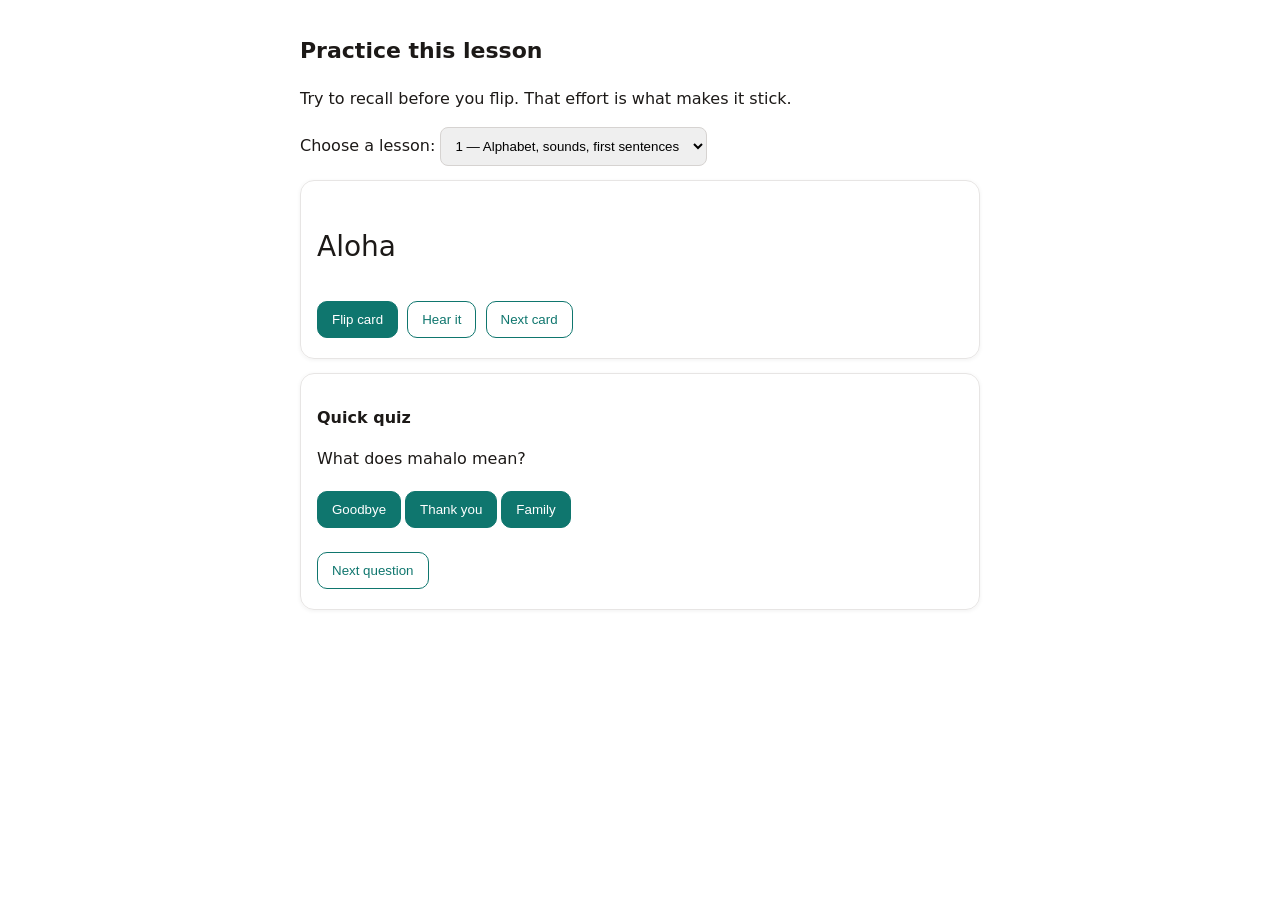
<file: lesson-practice.html>
<!doctype html><html lang="en"><head><meta charset="utf-8"><meta name="viewport" content="width=device-width,initial-scale=1">
<title>E ʻŌlelo Hawaiʻi — Lesson Practice</title>
<style>
body{font-family:system-ui,-apple-system,Segoe UI,sans-serif;max-width:680px;margin:0 auto;padding:16px;line-height:1.55;color:#1c1917}
h2{font-size:22px}button{padding:10px 14px;border:1px solid #0f766e;background:#0f766e;color:#fff;border-radius:10px;cursor:pointer;margin:4px 4px 4px 0}
button.secondary{background:#fff;color:#0f766e}.card{border:1px solid #e7e5e4;border-radius:14px;padding:16px;margin:14px 0;box-shadow:0 1px 4px rgba(0,0,0,.06)}
.hidden{display:none}.correct{color:#15803d;font-weight:700}.wrong{color:#b91c1c;font-weight:700}.big{font-size:28px}
select{padding:10px;border-radius:8px;border:1px solid #d6d3d1}
</style></head><body>
<h2>Practice this lesson</h2>
<p>Try to recall before you flip. That effort is what makes it stick.</p>
<label>Choose a lesson: <select id="lesson" onchange="loadLesson()">
<option value="1">1 — Alphabet, sounds, first sentences</option>
<option value="2">2 — Essential words and phrases</option>
<option value="3">3 — ʻOkina, kahakō, and numbers</option>
<option value="4">4 — Place names and proverbs</option>
</select></label>
<div class="card" id="flashcard">
<p class="big" id="fword">Aloha</p><p id="fmeaning" class="hidden">Hello, love, goodbye</p>
<button onclick="document.getElementById('fmeaning').classList.toggle('hidden')">Flip card</button>
<button class="secondary" onclick="hear()">Hear it</button>
<button class="secondary" onclick="nextCard()">Next card</button>
</div>
<div class="card" id="quizcard"><p><strong>Quick quiz</strong></p><p id="q"></p><div id="opts"></div><p id="qresult"></p><button class="secondary" onclick="nextQuiz()">Next question</button></div>
<script>
const DATA={
1:{cards:[["Aloha","Hello, love, goodbye"],["Mahalo","Thank you"],["ʻOhana","Family"],["Aloha kakahiaka","Good morning"]],quiz:[["What does mahalo mean?",["Goodbye","Thank you","Family"],1],["Aloha can mean",["Hello only","Goodbye only","Hello, love, and goodbye"],2]]},
2:{cards:[["Mahalo","Thank you"],["Aloha","Hello, love, goodbye"],["ʻOhana","Family"],["Keiki","Child"]],quiz:[["What does ʻohana mean?",["Friend","Family","House"],1],["Keiki means",["Child","Ocean","Mountain"],0]]},
3:{cards:[["ʻEkahi","One"],["ʻElua","Two"],["ʻEkolu","Three"],["ʻOkina","Glottal stop, a consonant"]],quiz:[["ʻEkahi means",["One","Two","Three"],0],["The ʻokina is",["A long vowel mark","A glottal stop","A silent letter"],1]]},
4:{cards:[["Honolulu","Sheltered harbor"],["Waikīkī","Spouting water"],["Mālama ʻāina","Care for the land"]],quiz:[["Honolulu means",["Spouting water","Sheltered harbor","Gathering place"],1],["Mālama ʻāina means",["Care for the land","Love the ocean","Welcome home"],0]]}};
let ci=0,qi=0;
function cur(){return DATA[document.getElementById('lesson').value]}
function loadLesson(){ci=0;qi=0;showCard();showQuiz()}
function showCard(){let c=cur().cards[ci];document.getElementById('fword').textContent=c[0];let m=document.getElementById('fmeaning');m.textContent=c[1];m.classList.add('hidden')}
function nextCard(){ci=(ci+1)%cur().cards.length;showCard()}
function hear(){try{speechSynthesis.speak(new SpeechSynthesisUtterance(document.getElementById('fword').textContent))}catch(e){}}
function showQuiz(){let q=cur().quiz[qi];document.getElementById('q').textContent=q[0];let o=document.getElementById('opts');o.innerHTML='';document.getElementById('qresult').textContent='';q[1].forEach((t,i)=>{let b=document.createElement('button');b.textContent=t;b.onclick=()=>{let r=document.getElementById('qresult');r.textContent=i===q[2]?'Correct.':'Not quite, try again.';r.className=i===q[2]?'correct':'wrong'};o.appendChild(b)})}
function nextQuiz(){qi=(qi+1)%cur().quiz.length;showQuiz()}
loadLesson();
</script></body></html>
</file>
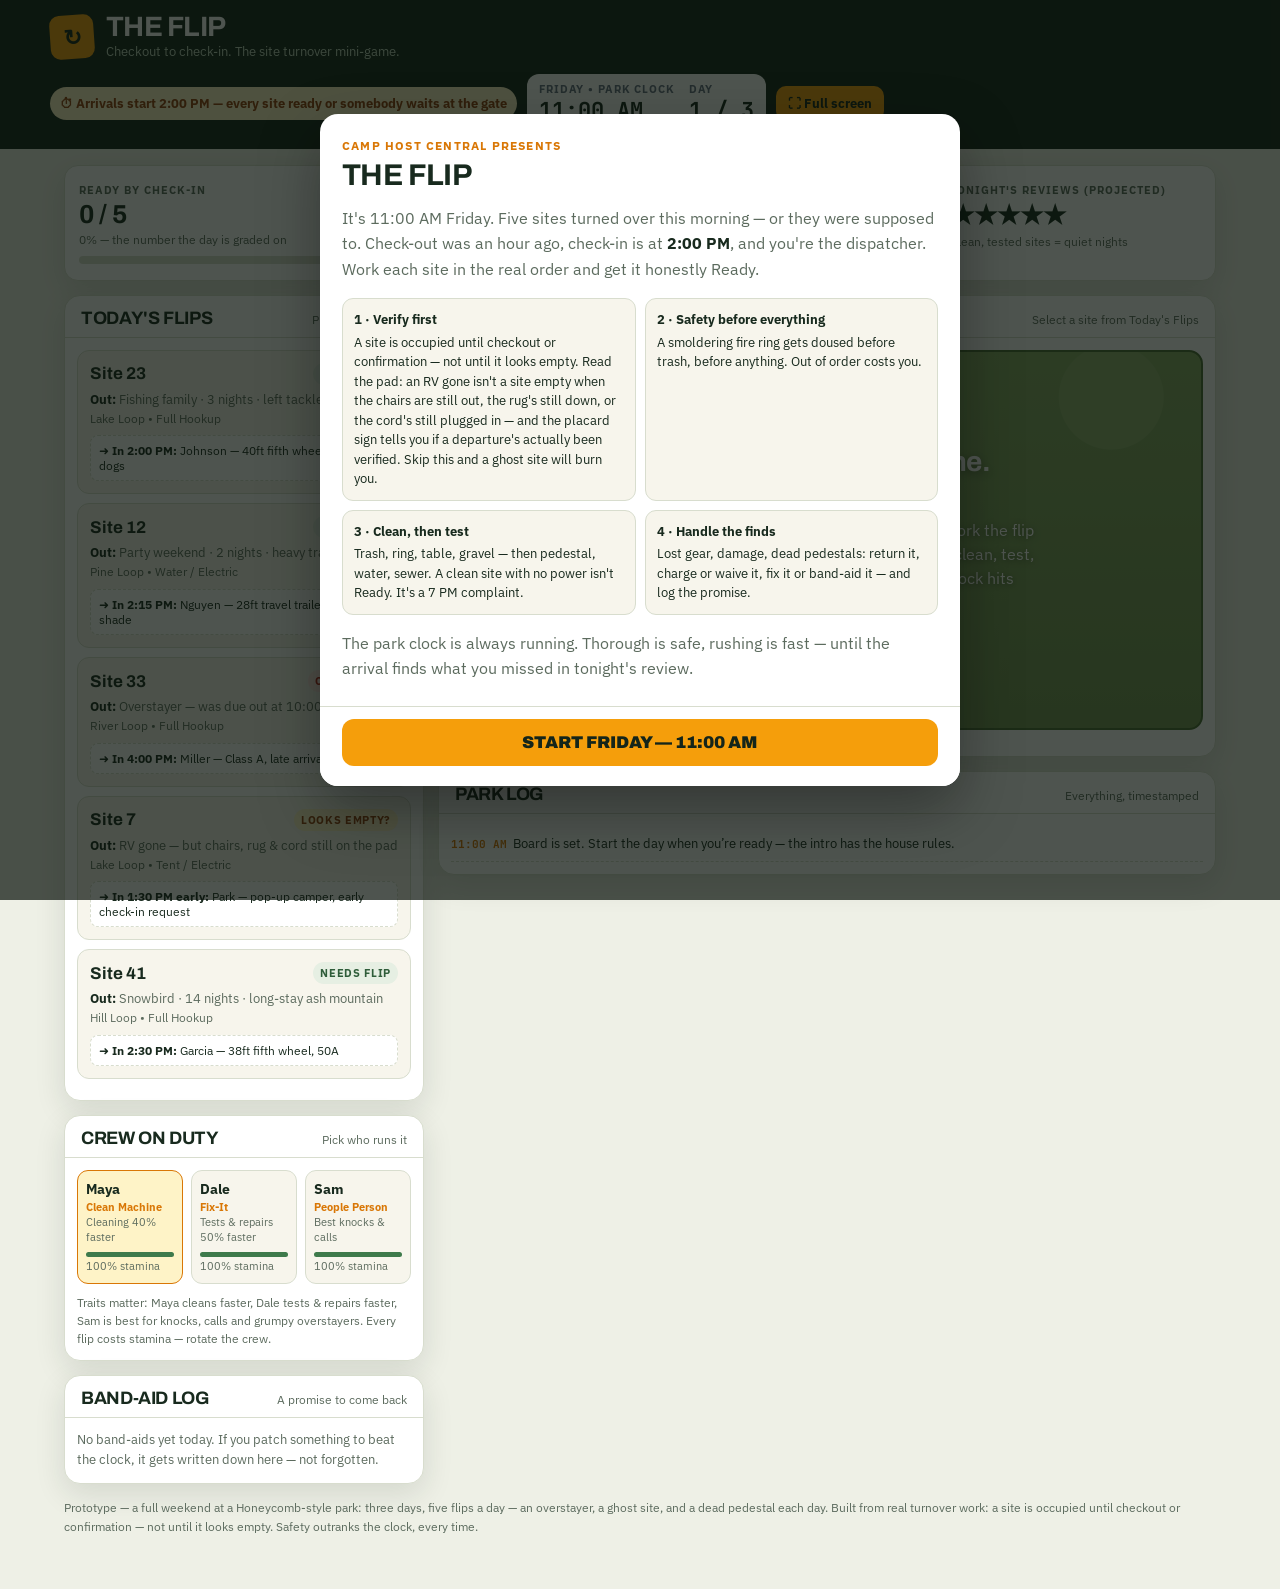
<file: the-flip.html>
<!doctype html>
<html lang="en">
<head>
<meta charset="utf-8" />
<meta name="viewport" content="width=device-width, initial-scale=1, viewport-fit=cover" />
<meta name="color-scheme" content="light dark" />
<link rel="icon" href="data:," />
<title>The Flip — Site Turnover Mini-Game</title>
<link rel="preconnect" href="https://fonts.googleapis.com">
<link rel="preconnect" href="https://fonts.gstatic.com" crossorigin>
<link href="https://fonts.googleapis.com/css2?family=Archivo:wght@500;700;800;900&family=IBM+Plex+Sans:wght@400;500;600;700&family=JetBrains+Mono:wght@600;700&display=swap" rel="stylesheet">
<style>
:root{
  --bg:#EEF0E6; --surface:#FFFFFF; --surface2:#F7F5EC; --ink:#182A1E; --muted:#5C6B5E; --line:#D8DDCE;
  --green:#2F5D3A; --green2:#3E7A4B; --amber:#D97706; --amber-bg:#FEF3C7; --red:#B42318; --red-bg:#FEF2F2;
  --blue:#175CD3; --shadow:0 10px 30px rgba(24,42,30,.12); --radius:16px;
}
@media (prefers-color-scheme: dark){
  :root{ --bg:#101812; --surface:#1A261C; --surface2:#222F24; --ink:#EDF2E8; --muted:#A8B8A6; --line:#334236; --green:#7FBF8A; --green2:#5FA86E; --amber:#F2A93B; --amber-bg:#3A2E12; --red:#FF8A7A; --red-bg:#3A1A16; --shadow:0 10px 30px rgba(0,0,0,.4); }
}
*{box-sizing:border-box}
html{scroll-behavior:smooth}
body{margin:0;background:var(--bg);color:var(--ink);font-family:"IBM Plex Sans",system-ui,sans-serif;-webkit-font-smoothing:antialiased}
button{font:inherit;cursor:pointer}
h1,h2,h3{font-family:"Archivo",sans-serif;margin:0;line-height:.95;letter-spacing:-.02em}
.mono{font-family:"JetBrains Mono",monospace}
/* TOP STRIP */
.topstrip{background:#14251A;color:#EAF2E6;padding:14px 18px 16px}
.topstrip-inner{max-width:1180px;margin:0 auto;display:flex;flex-wrap:wrap;gap:14px;align-items:center;justify-content:space-between}
.brand{display:flex;gap:12px;align-items:center}
.mark{width:44px;height:44px;border-radius:10px;background:#F59E0B;display:grid;place-items:center;font-family:"Archivo";font-weight:900;font-size:22px;color:#14251A;transform:rotate(-4deg)}
.brand h1{font-size:28px;color:#fff;text-transform:uppercase}
.brand p{margin:2px 0 0;color:#BFD3BE;font-size:13px}
.dayclock{background:#fff;color:#14251A;border-radius:12px;padding:8px 12px;display:flex;gap:14px;align-items:center}
.dayclock b{font-family:"JetBrains Mono";font-size:22px}
.dayclock small{display:block;color:#667085;font-size:11px;letter-spacing:.08em;text-transform:uppercase;font-weight:700}
.deadline{font-size:13px;font-weight:700;background:#FEF3C7;color:#92400E;padding:8px 10px;border-radius:999px}
/* LAYOUT */
.wrap{max-width:1180px;margin:0 auto;padding:16px 14px 40px}
.stats{display:grid;grid-template-columns:repeat(4,1fr);gap:10px;margin-bottom:14px}
.stat{background:var(--surface);border:1px solid var(--line);border-radius:14px;padding:12px 14px;box-shadow:var(--shadow)}
.stat small{font-size:11px;letter-spacing:.09em;text-transform:uppercase;color:var(--muted);font-weight:700}
.stat strong{display:block;font-size:26px;font-family:"Archivo";margin-top:2px}
.stat span{font-size:12px;color:var(--muted)}
.progress{height:8px;background:var(--line);border-radius:999px;overflow:hidden;margin-top:8px}
.progress i{display:block;height:100%;background:var(--green2);width:0%;transition:width .4s}
.layout{display:grid;grid-template-columns:360px 1fr;gap:14px;align-items:start}
@media(max-width:900px){.layout{grid-template-columns:1fr}.stats{grid-template-columns:1fr 1fr}}
.panel{background:var(--surface);border:1px solid var(--line);border-radius:var(--radius);box-shadow:var(--shadow);overflow:hidden}
.panel-head{padding:14px 16px 10px;display:flex;justify-content:space-between;align-items:baseline;gap:10px;border-bottom:1px solid var(--line)}
.panel-head h2{font-size:18px;text-transform:uppercase}
.panel-head span{font-size:12px;color:var(--muted)}
.panel-body{padding:12px}
/* SITE QUEUE */
.site-card{width:100%;text-align:left;background:var(--surface2);border:1.5px solid var(--line);border-radius:12px;padding:12px;margin-bottom:9px;display:block;color:var(--ink)}
.site-card:hover{border-color:var(--green)}
.site-card.active{border-color:var(--amber);background:var(--amber-bg)}
.site-card.done{opacity:.75;border-color:var(--green)}
.site-top{display:flex;justify-content:space-between;gap:8px;align-items:center}
.site-top b{font-family:"Archivo";font-size:17px}
.pill{font-size:11px;font-weight:800;letter-spacing:.06em;text-transform:uppercase;padding:4px 7px;border-radius:999px;background:#E6EFE3;color:#2F5D3A;white-space:nowrap}
@media(prefers-color-scheme:dark){.pill{background:#2A3D2C;color:#BFE3C2}}
.pill.warn{background:#FEF3C7;color:#92400E}.pill.bad{background:#FEE4E2;color:#B42318}.pill.done{background:#2F5D3A;color:#fff}
.site-card p{margin:6px 0 0;font-size:13px;line-height:1.45;color:var(--muted)}
.site-card p b{color:var(--ink)}
.arrival{margin-top:7px;font-size:12px;background:var(--surface);border:1px dashed var(--line);border-radius:8px;padding:7px 8px}
/* HOSTS */
.hosts{display:grid;grid-template-columns:1fr 1fr 1fr;gap:8px}
.host{border:1.5px solid var(--line);background:var(--surface2);border-radius:11px;padding:9px 8px;text-align:left;color:var(--ink)}
.host.selected{border-color:var(--amber);background:var(--amber-bg)}
.host b{display:block;font-size:14px}.host span{font-size:11px;color:var(--muted);line-height:1.35;display:block;margin-top:2px}
.stamina{height:5px;background:var(--line);border-radius:999px;margin-top:7px;overflow:hidden}.stamina i{display:block;height:100%;background:var(--green2)}
/* YARD */
.yard-wrap{padding:12px}
.yard{position:relative;height:380px;border-radius:14px;overflow:hidden;background:#7A9A5B;border:2px solid #4A6B35;background-image:radial-gradient(circle at 15% 20%, #8FB06E 0 40px, transparent 41px),radial-gradient(circle at 88% 12%, #8FB06E 0 52px, transparent 53px),linear-gradient(#86A963,#749454)}
@media(prefers-color-scheme:dark){.yard{background-color:#3E5A33;border-color:#2A4022}}
.road{position:absolute;left:0;right:0;bottom:0;height:52px;background:#4B4B48;color:#FDE68A;display:flex;align-items:center;justify-content:center;font-family:"JetBrains Mono";font-size:11px;letter-spacing:.18em}
.road:before{content:"";position:absolute;left:0;right:0;top:24px;border-top:3px dashed #D6D3A8}
.pad{position:absolute;left:8%;top:16%;width:56%;height:56%;background:#CFC7B0;border:2px solid #A99F83;border-radius:10px;background-image:radial-gradient(#B8AE94 1px, transparent 1.5px);background-size:14px 14px}
.pad-label{position:absolute;left:10px;top:8px;font-family:"JetBrains Mono";font-size:11px;font-weight:700;color:#6B6350}
/* OCCUPANCY GRAPHICS — what is (or isn't) actually on the pad */
.rv{position:absolute;left:11%;top:19%;width:47%;height:23%;z-index:2}
.rv-body{position:relative;height:76%;background:#F4F6F0;border:3px solid #2F3B33;border-radius:14px 18px 8px 8px;display:flex;align-items:center;gap:6px;padding:0 10px;box-shadow:0 6px 14px rgba(0,0,0,.28)}
.rv-win{width:17%;height:44%;background:#7FB3C8;border:2px solid #2F3B33;border-radius:4px;flex:none}
.rv-door{width:11%;height:72%;background:#E7EBE0;border:2px solid #2F3B33;border-radius:3px;flex:none;align-self:flex-end}
.rv-body b{font-size:11px;font-weight:900;letter-spacing:.04em;color:#B42318;line-height:1.25}
.rv-wheel{position:absolute;bottom:0;width:26px;height:26px;border-radius:50%;background:#1F2937;border:5px solid #9CA3AF;z-index:3}
.placard{position:absolute;right:6%;top:12.5%;z-index:4;background:#FFFDF5;border:2.5px solid #6B6350;border-radius:8px;padding:7px 9px;font-family:"JetBrains Mono",monospace;font-size:10.5px;font-weight:700;color:#574F3D;max-width:172px;line-height:1.4;box-shadow:0 4px 10px rgba(0,0,0,.22)}
.placard.occ{border-color:#B42318;color:#B42318;background:#FEF2F2}
.placard.paid{border-color:#D97706;color:#92400E;background:#FFFBEB}
.placard.clear{border-color:#2F5D3A;color:#2F5D3A;background:#F0F7EE}
.rug{position:absolute;left:19%;top:53%;width:31%;height:13%;background:repeating-linear-gradient(45deg,#B4552D 0 10px,#D97706 10px 20px);border:2px solid #7C2D12;border-radius:4px;z-index:1}
.rug-label{position:absolute;left:19%;top:67.5%;z-index:3;font-size:10.5px;font-weight:800;color:#fff;text-shadow:0 1px 4px rgba(0,0,0,.6)}
.chairs{position:absolute;left:51%;top:46%;z-index:3;font-size:27px;filter:drop-shadow(0 3px 3px rgba(0,0,0,.3))}
.chairs-label{position:absolute;left:51%;top:57.5%;z-index:3;font-size:10.5px;font-weight:800;color:#fff;text-shadow:0 1px 4px rgba(0,0,0,.6)}
.cord{position:absolute;left:20%;bottom:19%;z-index:3;background:#111827;color:#FDE68A;font-size:10.5px;font-weight:800;padding:5px 9px;border-radius:999px;box-shadow:0 4px 10px rgba(0,0,0,.3)}
.fire{position:absolute;left:38%;top:38%;width:74px;height:74px;margin:-37px;border-radius:50%;background:#57534E;border:6px solid #78716C;display:grid;place-items:center;color:#fff;font-size:11px;font-weight:800;text-align:center;z-index:3}
.fire.ember{background:#7C2D12;border-color:#9A3412;box-shadow:0 0 0 0 rgba(245,158,11,.6);animation:pulse 1.1s infinite}
@keyframes pulse{70%{box-shadow:0 0 0 16px rgba(245,158,11,0)}100%{box-shadow:0 0 0 0 rgba(245,158,11,0)}}
@media(prefers-reduced-motion:reduce){.fire.ember{animation:none}}
.fire.doused{background:#44403C}.fire.cleaned{background:#2F5D3A;border-color:#22452B}
.table{position:absolute;right:16%;top:22%;width:110px;height:62px;background:#8B5E34;border:3px solid #6B4423;border-radius:6px;display:grid;place-items:center;color:#FFF7ED;font-size:11px;font-weight:800;text-align:center;z-index:2}
.table.dirty{background:#7A4A22}.table.clean{background:#2F5D3A;border-color:#22452B}
.pedestal{position:absolute;left:12%;bottom:26%;width:52px;background:#334155;color:#fff;border-radius:8px;padding:7px 4px;text-align:center;font-size:10px;font-weight:800;z-index:2}
.pedestal.dead{background:#B42318}.pedestal.ok{background:#2F5D3A}
.tree{position:absolute;font-size:28px;filter:drop-shadow(0 4px 4px rgba(0,0,0,.25))}
.trash{position:absolute;width:30px;height:30px;border-radius:50%;border:2px solid #fff;background:#B42318;color:#fff;font-weight:900;display:grid;place-items:center;font-size:14px;z-index:4;box-shadow:0 4px 10px rgba(0,0,0,.3)}
.trash:hover{transform:scale(1.12)}
.finditem{position:absolute;right:22%;bottom:30%;background:#F59E0B;color:#111827;border:2px solid #fff;border-radius:10px;padding:8px 10px;font-weight:800;font-size:12px;z-index:5;box-shadow:0 8px 18px rgba(0,0,0,.3)}
.yard-empty{position:absolute;inset:0;display:grid;place-items:center;text-align:center;padding:24px;color:#fff}
.yard-empty h3{font-size:28px;color:#fff;text-shadow:0 2px 10px rgba(0,0,0,.4)}
.yard-empty p{max-width:420px;line-height:1.5;text-shadow:0 1px 6px rgba(0,0,0,.5)}
/* TASKS */
.mode-row{display:flex;gap:8px;flex-wrap:wrap;margin-bottom:10px}
.mode-btn{flex:1;border:1.5px solid var(--line);background:var(--surface2);color:var(--ink);border-radius:10px;padding:9px;font-weight:700;font-size:13px}
.mode-btn.on{border-color:var(--amber);background:var(--amber-bg)}
.task{display:flex;gap:10px;align-items:flex-start;padding:10px;border:1px solid var(--line);border-radius:11px;margin-bottom:8px;background:var(--surface)}
.task.locked{opacity:.5}.task.done{border-color:var(--green);background:#F0F7EE}
@media(prefers-color-scheme:dark){.task.done{background:#223324}}
.task-num{width:28px;height:28px;border-radius:50%;background:var(--ink);color:var(--bg);display:grid;place-items:center;font-weight:800;font-size:13px;flex:none}
.task.done .task-num{background:var(--green);color:#fff}
.task b{font-size:14px}.task p{margin:2px 0 0;font-size:12px;color:var(--muted);line-height:1.4}
.task button{margin-left:auto;flex:none;background:var(--green);color:#fff;border:0;border-radius:999px;padding:8px 12px;font-weight:800;font-size:13px}
.task button:disabled{background:var(--line);color:var(--muted);cursor:not-allowed}
.task button.warnbtn{background:var(--amber);color:#111827}
.choice-row{display:flex;flex-direction:column;gap:8px;margin-top:8px}
.choice{border:1.5px solid var(--amber);background:var(--amber-bg);border-radius:11px;padding:11px;text-align:left;color:var(--ink)}
.choice b{display:block;font-size:14px}.choice span{font-size:12px;color:var(--muted);line-height:1.4;display:block;margin-top:2px}
.ready-btn{width:100%;background:#F59E0B;color:#14251A;border:0;border-radius:12px;padding:15px;font-family:"Archivo";font-weight:900;font-size:18px;text-transform:uppercase;margin-top:6px}
.ready-btn:disabled{opacity:.45;cursor:not-allowed}
.log{max-height:210px;overflow:auto;font-size:13px;line-height:1.5}
.log div{padding:8px 0;border-bottom:1px dashed var(--line)}
.log b{font-family:"JetBrains Mono";font-size:11px;color:var(--amber)}
.alert{border-radius:11px;padding:11px 12px;font-size:13px;line-height:1.5;margin-bottom:10px}
.alert.warn{background:var(--amber-bg);border:1px solid var(--amber)}
.alert.bad{background:var(--red-bg);border:1px solid var(--red);color:var(--ink)}
.alert.good{background:#DCFCE7;border:1px solid var(--green);color:#14532D}
@media(prefers-color-scheme:dark){.alert.good{color:#D1FAE5}}
/* MODALS */
.overlay{position:fixed;inset:0;background:rgba(10,18,12,.72);display:none;place-items:center;padding:16px;z-index:50;overflow-y:auto}
.overlay.show{display:grid}
.modal{background:var(--surface);color:var(--ink);max-width:640px;width:100%;border-radius:18px;padding:22px;max-height:92vh;overflow:auto;box-shadow:0 24px 60px rgba(0,0,0,.35)}
.modal-flex{display:flex;flex-direction:column;overflow:hidden;padding:0}
.modal-body{overflow-y:auto;padding:22px 22px 8px;-webkit-overflow-scrolling:touch;overscroll-behavior:contain}
.modal-foot{flex:none;padding:12px 22px 20px;border-top:1px solid var(--line);background:var(--surface)}
@media(max-width:560px){.modal-body{padding:18px 18px 6px}.modal-foot{padding:10px 18px calc(14px + env(safe-area-inset-bottom))}.modal h2{font-size:26px}}
.modal h2{font-size:30px;text-transform:uppercase}
.modal p{line-height:1.6;color:var(--muted)}
.rules{display:grid;grid-template-columns:1fr 1fr;gap:9px;margin:14px 0}
@media(max-width:560px){.rules{grid-template-columns:1fr}}
.rule{background:var(--surface2);border:1px solid var(--line);border-radius:11px;padding:11px;font-size:13px;line-height:1.5}
.rule b{display:block;margin-bottom:3px}
.bigbtn{width:100%;background:#F59E0B;color:#14251A;border:0;border-radius:12px;padding:14px;font-family:"Archivo";font-weight:900;font-size:17px;text-transform:uppercase}
.scoregrid{display:grid;grid-template-columns:1fr 1fr;gap:10px;margin:14px 0}
.scorebox{background:var(--surface2);border:1px solid var(--line);border-radius:12px;padding:12px}
.scorebox small{font-size:11px;text-transform:uppercase;letter-spacing:.08em;color:var(--muted);font-weight:700}
.scorebox strong{display:block;font-size:28px;font-family:"Archivo"}
.stars{font-size:30px;letter-spacing:2px;color:#F59E0B}
.gear{display:flex;gap:8px;flex-wrap:wrap}
.gear span{border:1px solid var(--line);background:var(--surface2);border-radius:999px;padding:7px 10px;font-size:12px;font-weight:700}
.foot{font-size:12px;color:var(--muted);line-height:1.6;margin-top:14px}
.fs-btn{background:#F59E0B;color:#14251A;border:0;border-radius:10px;padding:9px 12px;font-weight:800;font-size:13px;white-space:nowrap;cursor:pointer}
.fs-btn:hover{background:#D97706}
</style>
</head>
<body>
<header class="topstrip">
  <div class="topstrip-inner">
    <div class="brand">
      <div class="mark">↻</div>
      <div><h1>The Flip</h1><p>Checkout to check-in. The site turnover mini-game.</p></div>
    </div>
    <div style="display:flex;gap:10px;align-items:center;flex-wrap:wrap">
      <span class="deadline">⏱ Arrivals start 2:00 PM — every site ready or somebody waits at the gate</span>
      <div class="dayclock"><div><small id="clockDay">Friday • Park clock</small><b id="clock">11:00 AM</b></div><div><small>Day</small><b id="dayCount">1 / 3</b></div></div>
      <button class="fs-btn" id="fsBtn" type="button" aria-label="Toggle full screen"><span aria-hidden="true">⛶</span> <span class="fs-label">Full screen</span></button>
    </div>
  </div>
</header>

<main class="wrap">
  <section class="stats" aria-label="Day stats">
    <div class="stat"><small>Ready by check-in</small><strong id="statReady">0 / 5</strong><span id="statReadyPct">0% — the number the day is graded on</span><div class="progress"><i id="readyBar"></i></div></div>
    <div class="stat"><small>Fees collected</small><strong id="statFees">$0</strong><span>Late fees, damage &amp; late checkout — vs. waived</span></div>
    <div class="stat"><small>Avg Flip Score</small><strong id="statScore">—</strong><span id="statStreak">Best streak: 0 perfect flips</span></div>
    <div class="stat"><small>Tonight's reviews (projected)</small><strong id="statStars">★★★★★</strong><span id="statReviewNote">Clean, tested sites = quiet nights</span></div>
  </section>

  <div class="layout">
    <!-- LEFT: BOARD -->
    <div style="display:flex;flex-direction:column;gap:14px">
      <section class="panel">
        <div class="panel-head"><h2>Today's Flips</h2><span>Pick a site to start</span></div>
        <div class="panel-body" id="siteQueue"></div>
      </section>

      <section class="panel">
        <div class="panel-head"><h2>Crew on duty</h2><span>Pick who runs it</span></div>
        <div class="panel-body">
          <div class="hosts" id="hosts"></div>
          <p style="font-size:12px;color:var(--muted);line-height:1.5;margin:10px 0 0">Traits matter: Maya cleans faster, Dale tests &amp; repairs faster, Sam is best for knocks, calls and grumpy overstayers. Every flip costs stamina — rotate the crew.</p>
        </div>
      </section>

      <section class="panel">
        <div class="panel-head"><h2>Band-aid log</h2><span>A promise to come back</span></div>
        <div class="panel-body"><div id="bandaidLog" style="font-size:13px;line-height:1.6;color:var(--muted)">No band-aids yet today. If you patch something to beat the clock, it gets written down here — not forgotten.</div></div>
      </section>
    </div>

    <!-- RIGHT: THE FLIP -->
    <div style="display:flex;flex-direction:column;gap:14px">
      <section class="panel">
        <div class="panel-head"><h2 id="stageTitle">The Site</h2><span id="stageSub">Select a site from Today's Flips</span></div>
        <div class="yard-wrap">
          <div class="yard" id="yard">
            <div class="yard-empty" id="yardEmpty">
              <div><h3>One site. One guest gone.<br>One guest coming.</h3><p>Pick a site on the board, pick your host, then work the flip in the real order: verify it's empty, safety first, clean, test, handle what they left behind — before the clock hits check-in.</p></div>
            </div>
          </div>
        </div>
        <div class="panel-body" style="padding-top:2px">
          <div id="alertBox"></div>
          <div class="mode-row" id="modeRow" style="display:none">
            <button class="mode-btn on" id="modeCareful" data-act="mode" data-arg="careful">🐢 Thorough — slower, nothing missed</button>
            <button class="mode-btn" id="modeRush" data-act="mode" data-arg="rush">⚡ Rush it — faster, might miss the butts in the gravel</button>
          </div>
          <div id="taskList"></div>
          <div id="choiceBox"></div>
          <button class="ready-btn" id="readyBtn" style="display:none" data-act="ready">Mark Site Ready →</button>
        </div>
      </section>

      <section class="panel">
        <div class="panel-head"><h2>Park Log</h2><span>Everything, timestamped</span></div>
        <div class="panel-body"><div class="log" id="log"></div></div>
      </section>
    </div>
  </div>

  <p class="foot">Prototype — a full weekend at a Honeycomb-style park: three days, five flips a day — an overstayer, a ghost site, and a dead pedestal each day. Built from real turnover work: a site is occupied until checkout or confirmation — not until it looks empty. Safety outranks the clock, every time.</p>
</main>

<!-- INTRO -->
<div class="overlay show" id="introOverlay">
  <div class="modal modal-flex">
   <div class="modal-body">
    <p id="introKicker" style="margin:0 0 6px;font-weight:800;letter-spacing:.1em;text-transform:uppercase;color:var(--amber);font-size:12px">Camp Host Central presents</p>
    <h2>The Flip</h2>
    <p id="introText">It's 11:00 AM Friday. Five sites turned over this morning — or they were supposed to. Check-out was an hour ago, check-in is at <b style="color:var(--ink)">2:00 PM</b>, and you're the dispatcher. Work each site in the real order and get it honestly Ready.</p>
    <div class="rules">
      <div class="rule"><b>1 · Verify first</b>A site is occupied until checkout or confirmation — not until it looks empty. Read the pad: an RV gone isn't a site empty when the chairs are still out, the rug's still down, or the cord's still plugged in — and the placard sign tells you if a departure's actually been verified. Skip this and a ghost site will burn you.</div>
      <div class="rule"><b>2 · Safety before everything</b>A smoldering fire ring gets doused before trash, before anything. Out of order costs you.</div>
      <div class="rule"><b>3 · Clean, then test</b>Trash, ring, table, gravel — then pedestal, water, sewer. A clean site with no power isn't Ready. It's a 7 PM complaint.</div>
      <div class="rule"><b>4 · Handle the finds</b>Lost gear, damage, dead pedestals: return it, charge or waive it, fix it or band-aid it — and log the promise.</div>
    </div>
    <p>The park clock is always running. Thorough is safe, rushing is fast — until the arrival finds what you missed in tonight's review.</p>
   </div>
   <div class="modal-foot"><button class="bigbtn" id="startBtn" data-act="start">Start Friday — 11:00 AM</button></div>
  </div>
</div>

<!-- END OF DAY -->
<div class="overlay" id="endOverlay">
  <div class="modal modal-flex">
   <div class="modal-body">
    <p id="endKicker" style="margin:0 0 6px;font-weight:800;letter-spacing:.1em;text-transform:uppercase;color:var(--amber);font-size:12px">Friday — in the books</p>
    <h2 id="endTitle">Day 1 Complete</h2>
    <div class="stars" id="endStars">★★★★★</div>
    <p id="endSummary"></p>
    <div class="scoregrid">
      <div class="scorebox"><small>Ready by check-in</small><strong id="endReady">—</strong></div>
      <div class="scorebox"><small>Fees collected</small><strong id="endFees">—</strong></div>
      <div class="scorebox"><small>Average Flip Score</small><strong id="endAvg">—</strong></div>
      <div class="scorebox"><small>Best perfect streak</small><strong id="endStreak">—</strong></div>
    </div>
    <p id="gearLead" style="margin-bottom:6px"><b style="color:var(--ink)">Between-days gear shop</b> — Flip earnings buy better hands tomorrow:</p>
    <div class="gear"><span>🍃 Leaf Blower — clean 20% faster · 120 coins</span><span>🔌 Pro Tester Kit — tests never misread · 150 coins</span><span>💦 Power Washer — cabin flips unlocked · 200 coins</span></div>
    <p id="endCoins" style="font-weight:700;color:var(--ink)"></p>
   </div>
   <div class="modal-foot"><button class="bigbtn" id="againBtn" data-act="day2">Start Day 2 — Saturday →</button></div>
  </div>
</div>

<script>
var DAY_DEFS={1:[
 {id:'23',label:'Site 23',loop:'Lake Loop • Full Hookup',out:'Fishing family · 3 nights · left tackle & ash',inn:'Johnson — 40ft fifth wheel, 50A, 2 dogs',arr:'2:00 PM',trash:4,ember:true,lost:'Tackle box',damage:null,fail:null,target:28},
 {id:'12',label:'Site 12',loop:'Pine Loop • Water / Electric',out:'Party weekend · 2 nights · heavy trash',inn:'Nguyen — 28ft travel trailer, wants shade',arr:'2:15 PM',trash:6,ember:true,lost:null,damage:'Cracked picnic bench slat',fail:null,target:32},
 {id:'33',label:'Site 33',loop:'River Loop • Full Hookup',out:'Overstayer — was due out at 10:00 AM',inn:'Miller — Class A, late arrival',arr:'4:00 PM',trash:3,ember:false,lost:null,damage:null,fail:null,target:26,overstayer:true},
 {id:'7',label:'Site 7',loop:'Lake Loop • Tent / Electric',out:'RV gone — but chairs, rug & cord still on the pad',inn:'Park — pop-up camper, early check-in request',arr:'1:30 PM early',trash:2,ember:false,lost:'Camp chairs (2)',damage:null,fail:null,target:20,ghost:true},
 {id:'41',label:'Site 41',loop:'Hill Loop • Full Hookup',out:'Snowbird · 14 nights · long-stay ash mountain',inn:'Garcia — 38ft fifth wheel, 50A',arr:'2:30 PM',trash:3,ember:true,lost:null,damage:null,fail:'pedestal',target:34}],
2:[
 {id:'18',label:'Site 18',loop:'Lake Loop • Full Hookup',out:'Weekend warriors · 1 night · left the ring loaded',inn:'Okafor — 32ft travel trailer, 30A, 1 dog',arr:'2:00 PM',trash:5,ember:true,lost:'Fishing rod',damage:null,fail:null,target:30},
 {id:'9',label:'Site 9',loop:'Pine Loop • Water / Electric',out:'Scout troop · 2 nights · tidy kids, bent grate',inn:'Delgado — tent + screen room, wants a level pad',arr:'2:15 PM',trash:3,ember:true,lost:null,damage:'Bent fire-ring grate',fail:null,target:28},
 {id:'27',label:'Site 27',loop:'River Loop • Full Hookup',out:'Overstayer — was due out at 10:00 AM',inn:'Whitfield — Class C, late arrival',arr:'3:30 PM',trash:4,ember:false,lost:null,damage:null,fail:null,target:28,overstayer:true},
 {id:'15',label:'Site 15',loop:'Hill Loop • Tent / Electric',out:'RV gone — but hammock, cooler & string lights still up',inn:'Beaumont — roof-top tent, early check-in request',arr:'1:45 PM early',trash:2,ember:false,lost:'Hammock & cooler',damage:null,fail:null,target:22,ghost:true},
 {id:'44',label:'Site 44',loop:'Lake Loop • Full Hookup',out:'Full-timers · 21 nights · everything worn smooth',inn:'Kowalski — 42ft fifth wheel, 50A',arr:'2:30 PM',trash:4,ember:true,lost:null,damage:null,fail:'pedestal',target:36}],
3:[
 {id:'5',label:'Site 5',loop:'Lake Loop • Water / Electric',out:'Grandparents & grandkids · 2 nights · left the ring tidy, gear behind',inn:'Foster — 26ft travel trailer, 30A, 1 dog',arr:'2:00 PM',trash:3,ember:true,lost:'Camp kettle',damage:null,fail:null,target:26},
 {id:'31',label:'Site 31',loop:'River Loop • Full Hookup',out:'Overstayer — was due out at 10:00 AM',inn:'Tran — Class B van, late arrival',arr:'3:45 PM',trash:3,ember:false,lost:null,damage:null,fail:null,target:26,overstayer:true},
 {id:'20',label:'Site 20',loop:'Pine Loop • Tent / Electric',out:'RV gone — but canopy, chairs & cooler still up on the pad',inn:'Ngata — tent trailer, early check-in request',arr:'1:30 PM early',trash:2,ember:false,lost:'Shade canopy & chairs',damage:null,fail:null,target:20,ghost:true},
 {id:'48',label:'Site 48',loop:'Hill Loop • Full Hookup',out:'Monthly regulars · 28 nights · everything worn smooth and sandy',inn:'Delacroix — 40ft fifth wheel, 50A',arr:'2:30 PM',trash:4,ember:true,lost:null,damage:null,fail:'pedestal',target:36},
 {id:'11',label:'Site 11',loop:'Lake Loop • Full Hookup',out:'Fishing crew · 3 nights · tackle & ash, like always',inn:'Osei — 34ft travel trailer, 2 dogs',arr:'2:15 PM',trash:5,ember:true,lost:null,damage:'Busted sewer cap',fail:null,target:30}
]};
function loadSites(n){return JSON.parse(JSON.stringify(DAY_DEFS[n]));}
var SITES=loadSites(1);
var HOSTS=[
 {id:'maya',name:'Maya',trait:'Clean Machine',desc:'Cleaning 40% faster',clean:.6,test:1,people:.9},
 {id:'dale',name:'Dale',trait:'Fix-It',desc:'Tests & repairs 50% faster',clean:1,test:.5,people:.8},
 {id:'sam',name:'Sam',trait:'People Person',desc:'Best knocks & calls',clean:1,test:1,people:.6}
];
var state={day:1,mins:660,started:false,fees:0,waived:0,scores:[],streak:0,bestStreak:0,coins:0,bandaids:[],missed:0,readyCount:0,host:'maya',mode:'careful',stamina:{maya:100,dale:100,sam:100}};
var cur=null, flip=null, timer=null;
var YARD_EMPTY_HTML=document.getElementById('yard').innerHTML;
function freshState(day){return {day:day,mins:660,started:false,fees:0,waived:0,scores:[],streak:0,bestStreak:0,coins:0,bandaids:[],missed:0,readyCount:0,host:'maya',mode:'careful',stamina:{maya:100,dale:100,sam:100}};}
function renderBandaids(){var el=document.getElementById('bandaidLog');el.innerHTML=state.bandaids.length?state.bandaids.map(function(b){return '🩹 '+b+'<br>';}).join(''):'No band-aids yet today. If you patch something to beat the clock, it gets written down here — not forgotten.';}
function dayName(n){return n===1?'Friday':n===2?'Saturday':'Sunday';}
function resetBoardUI(){cur=null;flip=null;clearInterval(timer);document.getElementById('clock').textContent=fmt(state.mins);document.getElementById('clockDay').textContent=dayName(state.day)+' • Park clock';document.getElementById('dayCount').textContent=state.day+' / 3';document.getElementById('stageTitle').textContent='The Site';document.getElementById('stageSub').textContent='Select a site from Today\u2019s Flips';document.getElementById('yard').innerHTML=YARD_EMPTY_HTML;document.getElementById('taskList').innerHTML='';document.getElementById('choiceBox').innerHTML='';alertBox('');document.getElementById('readyBtn').style.display='none';document.getElementById('modeRow').style.display='none';setMode('careful');renderBandaids();renderQueue();renderHosts();renderStats();}
function showIntro(day){var k=document.getElementById('introKicker'),p=document.getElementById('introText'),b=document.getElementById('startBtn');if(day===3){k.textContent='Day 3 · Sunday';p.innerHTML='It\u2019s 11:00 AM Sunday — the last board of the weekend. Saturday\u2019s guests are settled in and a fresh five sites turned over this morning — or were supposed to. Check-out was an hour ago, check-in is at <b style="color:var(--ink)">2:00 PM</b>, and the trouble has a familiar shape: Site 31 is still occupied, Site 20 looks a little too empty, and Site 48\u2019s pedestal died in the night. Same order, same rules — finish the weekend the way you started it.';b.textContent='Start Sunday — 11:00 AM';}else if(day===2){k.textContent='Day 2 · Saturday';p.innerHTML='It\u2019s 11:00 AM Saturday. Friday\u2019s guests are settled in and a fresh five sites turned over this morning — or were supposed to. Check-out was an hour ago, check-in is at <b style="color:var(--ink)">2:00 PM</b>, and the board has new trouble: Site 27 is still occupied, Site 15 looks a little too empty, and Site 44\u2019s pedestal quit in the night. Same order, same rules.';b.textContent='Start Saturday — 11:00 AM';}else{k.textContent='Camp Host Central presents';p.innerHTML='It\u2019s 11:00 AM Friday. Five sites turned over this morning — or they were supposed to. Check-out was an hour ago, check-in is at <b style="color:var(--ink)">2:00 PM</b>, and you\u2019re the dispatcher. Work each site in the real order and get it honestly Ready.';b.textContent='Start Friday — 11:00 AM';}document.getElementById('introOverlay').classList.add('show');}
window.startDay2=function(){var keep={coins:state.coins,bandaids:state.bandaids.slice(),bestStreak:state.bestStreak};state=freshState(2);state.coins=keep.coins;state.bandaids=keep.bandaids;state.bestStreak=keep.bestStreak;SITES=loadSites(2);document.getElementById('endOverlay').classList.remove('show');resetBoardUI();log('<b>Saturday morning.</b> Stamina restored, board reset — and yesterday\u2019s band-aids are still on the books below. Promises don\u2019t take weekends off.');showIntro(2);};
window.startDay3=function(){var keep={coins:state.coins,bandaids:state.bandaids.slice(),bestStreak:state.bestStreak};state=freshState(3);state.coins=keep.coins;state.bandaids=keep.bandaids;state.bestStreak=keep.bestStreak;SITES=loadSites(3);document.getElementById('endOverlay').classList.remove('show');resetBoardUI();log('<b>Sunday morning.</b> Stamina restored, last board of the weekend — and the band-aids from Friday and Saturday are still on the books below. Promises don\u2019t take weekends off.');showIntro(3);};
window.resetWeekend=function(){state=freshState(1);SITES=loadSites(1);document.getElementById('endOverlay').classList.remove('show');resetBoardUI();log('<b>New weekend.</b> Fresh Friday board — same park, same rules.');showIntro(1);};

function fmt(m){var h=Math.floor(m/60),mm=m%60,ap=h>=12?'PM':'AM';h=h%12;if(h===0)h=12;return h+':'+(mm<10?'0':'')+mm+' '+ap;}
function host(){return HOSTS.find(function(h){return h.id===state.host;});}
function log(msg){var el=document.getElementById('log');var d=document.createElement('div');d.innerHTML='<b>'+fmt(state.mins)+'</b> &nbsp;'+msg;el.prepend(d);}
function alertBox(html,kind){document.getElementById('alertBox').innerHTML=html?'<div class="alert '+(kind||'warn')+'">'+html+'</div>':'';}
function advance(mins){state.mins+=mins;document.getElementById('clock').textContent=fmt(state.mins);if(state.mins>=840&&state.started){/* after 2pm penalty note once */}}
function setMode(m){state.mode=m;document.getElementById('modeCareful').classList.toggle('on',m==='careful');document.getElementById('modeRush').classList.toggle('on',m==='rush');}

function renderQueue(){
 var q=document.getElementById('siteQueue');q.innerHTML='';
 SITES.forEach(function(s){
   var done=s.done, active=cur&&cur.id===s.id;
   var pill=s.done?'<span class="pill done">✓ Ready '+s.score+'</span>':s.overstayer&&!s.resolved?'<span class="pill bad">Overstayer</span>':s.ghost&&!s.resolved?'<span class="pill warn">Looks empty?</span>':'<span class="pill">Needs Flip</span>';
   var b=document.createElement('button');b.className='site-card'+(active?' active':'')+(done?' done':'');
   b.innerHTML='<div class="site-top"><b>'+s.label+'</b>'+pill+'</div><p><b>Out:</b> '+s.out+'<br><span style="font-size:12px">'+s.loop+'</span></p><div class="arrival">➜ <b>In '+s.arr+':</b> '+s.inn+'</div>';
   b.onclick=function(){selectSite(s.id);};q.appendChild(b);
 });
}
function renderHosts(){
 var w=document.getElementById('hosts');w.innerHTML='';
 HOSTS.forEach(function(h){
  var b=document.createElement('button');b.className='host'+(state.host===h.id?' selected':'');
  b.innerHTML='<b>'+h.name+'</b><span><b style="display:inline;font-size:11px;color:var(--amber)">'+h.trait+'</b><br>'+h.desc+'</span><div class="stamina"><i style="width:'+state.stamina[h.id]+'%"></i></div><span>'+Math.round(state.stamina[h.id])+'% stamina</span>';
  b.onclick=function(){state.host=h.id;renderHosts();log(h.name+' assigned to the next flip.');};w.appendChild(b);
 });
}
function renderStats(){
 document.getElementById('statReady').textContent=state.readyCount+' / '+SITES.length;
 var pct=Math.round(state.readyCount/SITES.length*100);
 document.getElementById('statReadyPct').textContent=pct+'% — the number the day is graded on';
 document.getElementById('readyBar').style.width=pct+'%';
 document.getElementById('statFees').textContent='$'+state.fees;
 if(state.scores.length){var avg=Math.round(state.scores.reduce(function(a,b){return a+b;},0)/state.scores.length);document.getElementById('statScore').textContent=avg+' / 100';}
 document.getElementById('statStreak').textContent='Best streak: '+state.bestStreak+' perfect flip'+(state.bestStreak===1?'':'s');
 var missed=state.missed||0;
 var stars=missed>=3?'★★★☆☆':missed>=1?'★★★★☆':'★★★★★';
 document.getElementById('statStars').textContent=stars;
 document.getElementById('statReviewNote').textContent=missed===0?'Clean, tested sites = quiet nights':missed+' missed item(s) will show up in tonight\u2019s reviews';
}

function selectSite(id){
 if(!state.started)return;
 var s=SITES.find(function(x){return x.id===id;});
 if(s.done){alertBox('Site '+s.id+' is already Ready. Pick a site that still needs a flip.','good');return;}
 cur=s;
 flip={verified:false,doused:!s.ember,cleaned:0,ring:false,table:false,raked:false,tests:{},findHandled:!s.lost&&!s.damage,failHandled:!s.fail,violations:0,missed:0,fees:0,startedAt:state.mins,ghostStage:false,overStage:false};
 document.getElementById('stageTitle').textContent=s.label+' — The Flip';
 document.getElementById('stageSub').textContent=s.loop+' • Arrival '+s.arr;
 document.getElementById('modeRow').style.display='flex';
 alertBox('');document.getElementById('choiceBox').innerHTML='';
 if(s.overstayer&&!s.resolved){showOverstayer(s);}
 renderYard();renderTasks();renderQueue();
 log('<b>Site '+s.id+'</b> opened for flip — '+host().name+' on it.');
}
function showOverstayer(s){
 var c=document.getElementById('choiceBox');
 c.innerHTML='<div class="alert bad"><b>⛺ Overstayer on Site '+s.id+'.</b> Checkout was 10:00 AM. They\u2019re still set up. Work the ladder in order — don\u2019t jump to threats.</div><div class="choice-row">'
 +'<button class="choice" data-act="over" data-arg="knock"><b>1 · The Knock — friendly reminder</b><span>Most people just lost track of time. Sam is fastest at this. No fee, fastest clear if it works.</span></button>'
 +'<button class="choice" data-act="over" data-arg="late"><b>2 · Offer late checkout — $25</b><span>Legal here: Site '+s.id+'\u2019s arrival isn\u2019t until '+s.arr+'. Easy money, site flips later, clock +30 min.</span></button>'
 +'<button class="choice" data-act="over" data-arg="meter"><b>3 · Start the meter — $12/hr late fee</b><span>They stay past grace with no deal. +$24 collected, but their review ticks down and the flip starts rushed.</span></button></div>';
}
window.resolveOver=function(kind){
 var s=cur;s.resolved=true;
 if(kind==='knock'){var cost=state.host==='sam'?8:14;advance(cost);log('Site '+s.id+': the knock worked — “Sorry, lost track!” They\u2019re packing now. +'+cost+' min.');alertBox('The knock worked. They\u2019re out — now flip the site normally.','good');}
 if(kind==='late'){advance(30);state.fees+=25;flip.fees+=25;log('Site '+s.id+': late checkout sold for <b>$25</b>. No arrival conflict ('+s.arr+'). Clock +30 min.');alertBox('+$25 late checkout. Site is yours now — flip it.','good');}
 if(kind==='meter'){advance(20);state.fees+=24;flip.fees+=24;flip.violations+=1;log('Site '+s.id+': meter ran — <b>$24</b> late fee collected. Guest left annoyed. Review risk up.');alertBox('+$24 in late fees, but that guest is writing tonight\u2019s review. Flip it perfectly to save the stars.','warn');}
 document.getElementById('choiceBox').innerHTML=kind==='knock'||kind==='late'||kind==='meter'?document.getElementById('choiceBox').innerHTML.split('<div class="choice-row">')[0]:'';
 if(kind!==''){document.getElementById('choiceBox').innerHTML='';}
 renderStats();renderTasks();
};

function renderYard(){
 var y=document.getElementById('yard');
 if(!cur){return;}
 var trashHtml='';
 if(flip){for(var i=0;i<cur.trash-flip.cleaned;i++){var pos=[{l:'22%',t:'30%'},{l:'58%',t:'58%'},{l:'30%',t:'62%'},{l:'66%',t:'28%'},{l:'48%',t:'22%'},{l:'18%',t:'52%'}][i%6];trashHtml+='<button class="trash" style="left:'+pos.l+';top:'+pos.t+'" data-act="trash" aria-label="Trash item">×</button>';}}
 var findHtml=(flip&&flip.cleaned>=cur.trash&&cur.lost&&!flip.findHandled)?'<button class="finditem" data-act="find">🎒 Found: '+cur.lost+'</button>':'';
 /* Occupancy must be readable from the pad itself:
    - Overstayer (unresolved): the RV is still parked on the pad.
    - Ghost site (unverified): no RV, but the pad is NOT cleared — chairs and rug
      still out, power cord still plugged into the pedestal, placard still paid.
    - Everyone: the placard sign shows whether departure has been verified yet,
      so an RV-less pad never reads as "confirmed empty" before Step 1. */
 var occHtml='';
 if(cur.overstayer&&!cur.resolved){
   occHtml='<div class="rv"><div class="rv-body"><span class="rv-win"></span><span class="rv-win"></span><span class="rv-door"></span><b>RV — STILL<br>PARKED</b></div><i class="rv-wheel" style="left:16%"></i><i class="rv-wheel" style="right:14%"></i></div>'
   +'<div class="placard occ">🚩 PLACARD: OCCUPIED<br>Paid thru tonight · No checkout</div>';
 } else if(cur.ghost&&!flip.verified){
   occHtml='<div class="rug"></div><span class="rug-label">Rug still down</span>'
   +'<div class="chairs">🪑🪑</div><span class="chairs-label">Chairs still out</span>'
   +'<span class="cord">🔌 Cord still plugged in</span>'
   +'<div class="placard paid">🚩 PLACARD: PAID THRU TONIGHT<br>No checkout — pad not cleared</div>';
 } else if(cur.ghost&&!flip.findHandled){
   occHtml='<div class="rug"></div><span class="rug-label">Rug left behind</span>'
   +'<div class="chairs">🪑🪑</div><span class="chairs-label">Chairs left behind</span>'
   +'<div class="placard clear">🚩 PLACARD: ✓ VERIFIED EMPTY<br>Departure confirmed</div>';
 } else {
   occHtml='<div class="placard '+(flip.verified?'clear':'')+'">'+(flip.verified?'🚩 PLACARD: ✓ VERIFIED EMPTY<br>Departure confirmed':'🚩 PLACARD: DUE OUT TODAY<br>Departure not yet verified')+'</div>';
 }
 y.innerHTML='<div class="road">PARK ROAD — ARRIVALS THIS WAY →</div>'
 +'<div class="pad"><span class="pad-label">SITE '+cur.id+' · GRAVEL PAD</span></div>'
 +occHtml
 +'<div class="tree" style="left:6%;top:6%">🌲</div><div class="tree" style="right:6%;top:8%">🌲</div><div class="tree" style="right:12%;bottom:22%">🌳</div>'
 +'<div class="fire '+(cur.ember&&!flip.doused?'ember':flip.ring?'cleaned':'doused')+'">'+(cur.ember&&!flip.doused?'🔥 EMBER':'FIRE<br>RING')+'</div>'
 +'<div class="table '+(flip.table?'clean':'dirty')+'">PICNIC<br>TABLE</div>'
 +'<div class="pedestal '+(cur.fail==='pedestal'&&flip.tests.pedestal&&!flip.failHandled?'dead':flip.tests.pedestal?'ok':'')+'">⚡<br>PEDESTAL</div>'
 +trashHtml+findHtml;
}
window.clickTrash=function(){
 if(!flip)return;
 if(!flip.verified){violate('Hold on — verify the site is actually empty before you touch anything. That\u2019s how ghost sites burn you.');return;}
 if(cur.ember&&!flip.doused){violate('Safety first. That fire ring is still smoldering — douse it before you clean around it.');return;}
 doCleanOne();
};
function violate(msg){flip.violations++;alertBox('⚠️ <b>Order violation.</b> '+msg+' (−8 Flip Score)','bad');log('⚠️ Order violation on Site '+cur.id+'.');renderTasks();}
function focusFind(){var el=document.getElementById('task-find');if(el)el.scrollIntoView({behavior:'smooth',block:'center'});}

function taskRow(num,title,desc,btnLabel,done,locked,act,id,warn){
 var ap=(act||'').split(':');var an=ap[0],ag=ap[1]||'';
 return '<div class="task '+(done?'done':'')+(locked?' locked':'')+'" '+(id?'id="'+id+'"':'')+'><div class="task-num">'+(done?'✓':num)+'</div><div style="flex:1"><b>'+title+'</b><p>'+desc+'</p></div>'+(done?'<span class="pill done">Done</span>':'<button '+(locked?'disabled':'')+' class="'+(warn?'warnbtn':'')+'" data-act="'+an+'" data-arg="'+ag+'">'+btnLabel+'</button>')+'</div>';
}
function renderTasks(){
 var t=document.getElementById('taskList');if(!cur||!flip){t.innerHTML='';return;}
 var s=cur,h='';
 var blockedOver=s.overstayer&&!s.resolved;
 h+=taskRow(1,'Verify it\u2019s actually empty','Knock, check the placard &amp; checkout list. Occupied until confirmed — not until it looks empty.','Verify',flip.verified,blockedOver,'verify');
 var emberDone=flip.doused&&(!s.ember||flip.ring||true);
 h+=taskRow(2,s.ember?'Douse the smoldering fire ring':'Check the fire ring — cold','Safety before everything. Ember first, always.',s.ember?'Douse it':'Confirm cold',flip.doused,!flip.verified,'douse');
 var cleanDone=flip.cleaned>=s.trash&&flip.ring&&flip.table&&flip.raked;
 h+=taskRow(3,'Clean the site — trash ('+flip.cleaned+'/'+s.trash+'), ring, table, rake','Tap the red trash on the site itself, then finish the ring, table and gravel. Mode above sets speed vs. care.','Pick up trash',flip.cleaned>=s.trash,!(flip.verified&&flip.doused),'clean');
 if(flip.cleaned>=s.trash){
   h+=taskRow('3b','Shovel the fire ring','Ash out, ring clean. Long-stay sites are a mountain.','Shovel',flip.ring,false,'sub:ring');
   h+=taskRow('3c','Wipe the picnic table','Sticky tables are the #1 “site was filthy” review line.','Wipe',flip.table,false,'sub:table');
   h+=taskRow('3d','Rake the gravel','Butts, line, hooks and caps hide here — fishing families especially.','Rake',flip.raked,false,'sub:raked');
 }
 var testDone=flip.tests.pedestal&&flip.tests.water&&flip.tests.sewer&&flip.failHandled;
 h+=taskRow(4,'Test: pedestal · water · sewer','Plug the tester in. A clean site with a dead pedestal isn\u2019t Ready.','Test pedestal',!!flip.tests.pedestal,!cleanDone,'test:pedestal');
 if(flip.tests.pedestal){h+=taskRow('4b','Test water pressure','Run it clear.','Test water',!!flip.tests.water,false,'test:water');}
 if(flip.tests.water){h+=taskRow('4c','Check sewer cap &amp; connection','Cracked cap = smell at Site 30 all over again.','Check sewer',!!flip.tests.sewer,false,'test:sewer');}
 if(s.lost||s.damage){h+=taskRow(5,'Handle what they left behind',(s.lost?'Found: <b>'+s.lost+'</b>. ':'')+(s.damage?'Damage: <b>'+s.damage+'</b>.':'')+' Decide below — don\u2019t just leave it.','Decide ↓',flip.findHandled,!testDone&&!cleanDone,'find','task-find');}
 t.innerHTML=h;
 /* find choices */
 var c=document.getElementById('choiceBox');
 if((s.lost||s.damage)&&!flip.findHandled&&cleanDone){
   var ch='<div class="choice-row">';
   if(s.lost)ch+='<button class="choice" data-act="findact" data-arg="return"><b>🎒 Log “'+s.lost+'” to Lost &amp; Found</b><span>Tag it, log it, text the guest. Returning gear is a goodwill payout — it comes back as a 5-star mention.</span></button>';
   if(s.damage)ch+='<button class="choice" data-act="findact" data-arg="charge"><b>📸 Photo it &amp; charge damage — $35</b><span>Documented, fair, by the book. Fee collected, no argument later.</span></button><button class="choice" data-act="findact" data-arg="waive"><b>🤝 Waive the damage</b><span>Goodwill call. No fee, better review odds — but waived money is gone. Dale can swap the slat in the off-season log.</span></button>';
   ch+='</div>';c.innerHTML=ch;
 } else if(!(s.overstayer&&!s.resolved)){ if(!((s.fail&&flip.tests.pedestal&&!flip.failHandled))) c.innerHTML=''; }
 var ready=flip.verified&&flip.doused&&cleanDone&&testDone&&flip.findHandled&&!blockedOver;
 var rb=document.getElementById('readyBtn');rb.style.display=ready?'block':'none';
 renderYard();
}
window.doVerify=function(){
 if(cur.ghost&&!cur.resolved){
   flip.ghostStage=true;
   var c=document.getElementById('choiceBox');
   c.innerHTML='<div class="alert bad"><b>👻 Ghost site.</b> The RV\u2019s gone — but look at the pad again: the chairs and rug are still out and the cord is still plugged into the pedestal. They never checked out, and the placard says paid through tonight. An RV gone is not a site empty. Give this site away and they may roll back in at 4 PM to a stranger on their site.</div><div class="choice-row"><button class="choice" data-act="ghost" data-arg="call"><b>📞 Call the guest — confirm they\u2019re gone</b><span>The right move. '+(state.host==='sam'?'Sam smooths this in 8 minutes.':'10 minutes on the clock.')+' If they confirm, the flip proceeds clean.</span></button><button class="choice" data-act="ghost" data-arg="give"><b>🎲 Give it away anyway — it looks empty</b><span>Fast now. If they come back, it\u2019s the worst incident in the game: comp, shuffle, 1-star review.</span></button></div>';
   return;
 }
 var cost=state.host==='sam'?4:6;advance(cost);flip.verified=true;log('Site '+cur.id+': verified empty — checkout confirmed on the list. +'+cost+' min.');alertBox('Verified empty. Now safety, then clean.','good');renderTasks();
};
window.resolveGhost=function(kind){
 if(kind==='call'){var cost=state.host==='sam'?8:10;advance(cost);cur.resolved=true;flip.verified=true;log('Site '+cur.id+': guest confirmed by phone — headed home, gear is yours to log. Ghost avoided.');alertBox('Guest confirmed gone. Their gear goes to Lost &amp; Found in step 5. Flip proceeds.','good');}
 else{advance(2);cur.resolved=true;flip.verified=true;flip.violations+=2;state.missed=(state.missed||0)+1;log('Site '+cur.id+': given away unverified. <b>4:12 PM — the guest returned.</b> Comp + shuffle + 1-star review.');alertBox('🎲 It burned you. The guest came back at 4:12 PM to a stranger on their paid site. Comp issued, review dinged. Verify first — always.','bad');}
 document.getElementById('choiceBox').innerHTML='';renderStats();renderTasks();renderQueue();
};
window.doDouse=function(){
 if(!flip.verified){violate('Verify first, then safety. Order matters.');return;}
 var cost=6;advance(cost);flip.doused=true;log('Site '+cur.id+': fire ring doused &amp; confirmed cold. Safety cleared.');alertBox('Ring is cold. Clean away.','good');renderTasks();
};
window.doCleanOne=function(){
 if(!flip.verified||!flip.doused){violate('Work the order: verify, safety, then clean.');return;}
 if(flip.cleaned>=cur.trash)return;
 var base=state.mode==='rush'?2:4;var cost=Math.max(1,Math.round(base*host().clean));advance(cost);flip.cleaned++;
 if(state.mode==='rush'&&Math.random()<0.3){flip.missed++;state.missed=(state.missed||0)+1;log('Site '+cur.id+': rushed a pickup — something small got left in the gravel. It\u2019ll be in tonight\u2019s review.');}
 else log('Site '+cur.id+': trash '+flip.cleaned+'/'+cur.trash+' picked up ('+host().name+', '+(state.mode==='rush'?'rush':'thorough')+').');
 renderTasks();
};
window.doSub=function(kind){
 var cost=Math.max(2,Math.round((state.mode==='rush'?3:5)*host().clean));advance(cost);flip[kind]=true;
 if(kind==='raked'&&state.mode==='rush'&&Math.random()<0.3){flip.missed++;state.missed=(state.missed||0)+1;log('Site '+cur.id+': fast rake missed the cigarette butts by the ring.');}
 log('Site '+cur.id+': '+(kind==='ring'?'fire ring shoveled':kind==='table'?'table wiped':'gravel raked')+'.');renderTasks();
};
window.doTest=function(kind){
 var cost=Math.max(2,Math.round(5*host().test));advance(cost);flip.tests[kind]=true;
 if(kind==='pedestal'&&cur.fail==='pedestal'){
   log('Site '+cur.id+': pedestal is <b>DEAD</b>. No power — and the arrival needs it at '+cur.arr+'.');
   var c=document.getElementById('choiceBox');
   c.innerHTML='<div class="alert bad"><b>⚡ Dead pedestal on Site '+cur.id+'.</b> A clean site with no power isn\u2019t Ready — it\u2019s a complaint scheduled for 7 PM. Two honest ways through:</div><div class="choice-row"><button class="choice" data-act="fail" data-arg="fix"><b>🔧 Call Dale — proper fix now (20 min)</b><span>Pedestal swapped &amp; tested. Site is honestly Ready. Clock bleeds, score doesn\u2019t.</span></button><button class="choice" data-act="fail" data-arg="bandaid"><b>🩹 Band-aid it &amp; log the promise (5 min)</b><span>Temporary feed from the spare, site works tonight — and it goes in the Band-Aid Log for a proper off-season fix. A band-aid is a promise to come back.</span></button></div>';
   renderTasks();return;
 }
 log('Site '+cur.id+': '+kind+' tested OK.');renderTasks();
};
window.resolveFail=function(kind){
 if(kind==='fix'){advance(state.host==='dale'?12:20);flip.failHandled=true;log('Site '+cur.id+': Dale swapped the pedestal — power tested good. Proper fix, done.');alertBox('Pedestal fixed properly. Test water &amp; sewer to finish step 4.','good');}
 else{advance(5);flip.failHandled=true;state.bandaids.push('Site '+cur.id+' pedestal — temporary feed, proper swap due off-season');renderBandaids();log('Site '+cur.id+': band-aided &amp; <b>logged</b>. Temporary feed live, promise written down.');alertBox('Band-aid logged. That\u2019s the rule: patch to beat the clock, write it down, come back and fix it right.','warn');}
 document.getElementById('choiceBox').innerHTML='';renderTasks();
};
window.doFind=function(kind){
 if(kind==='return'){advance(4);flip.findHandled=true;log('Site '+cur.id+': '+cur.lost+' tagged to Lost &amp; Found, guest texted. Goodwill banked.');}
 if(kind==='charge'){advance(5);state.fees+=35;flip.fees+=35;flip.findHandled=true;log('Site '+cur.id+': damage photographed &amp; charged — <b>$35</b> collected.');}
 if(kind==='waive'){advance(3);state.waived+=35;flip.findHandled=true;log('Site '+cur.id+': damage waived as a goodwill call. $35 waived, noted for off-season repair.');}
 renderStats();renderTasks();
};
window.markReady=function(){
 var elapsed=state.mins-flip.startedAt;
 var score=100-flip.violations*8-flip.missed*10-Math.max(0,elapsed-cur.target);
 if(flip.modeBonus)score+=0;
 score=Math.max(35,Math.min(100,Math.round(score)));
 cur.done=true;cur.score=score;state.scores.push(score);state.readyCount++;
 state.coins+=Math.round(score*1.2)+flip.fees;
 if(score>=88){state.streak++;state.bestStreak=Math.max(state.bestStreak,state.streak);}else state.streak=0;
 state.stamina[state.host]=Math.max(35,state.stamina[state.host]-18);
 var late=state.mins>=840;
 log('<b>Site '+cur.id+' READY</b> — Flip Score <b>'+score+'/100</b> in '+elapsed+' min'+(late?' (after 2:00 PM — arrival waited at the gate)':'')+(score>=88?'. Perfect flip — streak '+state.streak+'.':'.'));
 alertBox('<b>Site '+cur.id+' is Ready.</b> Flip Score '+score+'/100. '+(score>=88?'Perfect flip — that\u2019s the standard.':'Done is done; the deductions are in the log if you want them.'),'good');
 cur=null;flip=null;document.getElementById('taskList').innerHTML='';document.getElementById('choiceBox').innerHTML='';document.getElementById('readyBtn').style.display='none';document.getElementById('modeRow').style.display='none';
 document.getElementById('stageTitle').textContent='The Site';document.getElementById('stageSub').textContent='Select the next site';
 document.getElementById('yard').innerHTML='<div class="yard-empty"><div><h3>'+state.readyCount+' of '+SITES.length+' ready.</h3><p>'+(state.readyCount===SITES.length?'Every site flipped. Time to grade the day.':'Pick the next site on the board — the clock didn\u2019t stop.')+'</p></div></div>';
 renderQueue();renderHosts();renderStats();
 if(state.readyCount===SITES.length)setTimeout(endDay,700);
};
function endDay(){
 clearInterval(timer);
 var avg=Math.round(state.scores.reduce(function(a,b){return a+b;},0)/state.scores.length);
 var missed=state.missed||0;var stars=missed>=3?'★★★☆☆':missed>=1?'★★★★☆':'★★★★★';
 var last=state.day>=3;
 document.getElementById('endKicker').textContent=dayName(state.day)+' — in the books';
 document.getElementById('endTitle').textContent=last?'Weekend Complete':'Day '+state.day+' Complete';
 document.getElementById('endStars').textContent=stars;
 document.getElementById('endReady').textContent=state.readyCount+' / '+SITES.length+' ('+Math.round(state.readyCount/SITES.length*100)+'%)';
 document.getElementById('endFees').textContent='$'+state.fees+(state.waived?' ($'+state.waived+' waived)':'');
 document.getElementById('endAvg').textContent=avg+' / 100';
 document.getElementById('endStreak').textContent=state.bestStreak+' in a row';
 document.getElementById('gearLead').innerHTML=last?'<b style="color:var(--ink)">The weekend, by the numbers</b> — three days of flips, one set of promises:':'<b style="color:var(--ink)">Between-days gear shop</b> — Flip earnings buy better hands tomorrow:';
 document.getElementById('endCoins').textContent=last?('Weekend total: '+state.coins+' Flip Coins across all three days.'+(state.bandaids.length?' Band-aids on the books: '+state.bandaids.length+' — they carry to the off-season list.':' No band-aids all weekend — clean work.')):('You earned '+state.coins+' Flip Coins today'+(state.bandaids.length?'. Band-aids logged: '+state.bandaids.length+' — promises on the books for off-season.':'. No band-aids needed — clean day.'));
 var btn=document.getElementById('againBtn');
 if(last){btn.setAttribute('data-act','again');btn.textContent='Play the Weekend Again ↻';}
 else if(state.day===2){btn.setAttribute('data-act','day3');btn.textContent='Start Day 3 — Sunday →';}
 else{btn.setAttribute('data-act','day2');btn.textContent='Start Day 2 — Saturday →';}
 document.getElementById('endSummary').textContent=(avg>=88?'That\u2019s a host\u2019s day done right: verified, safe, clean, tested — in order, on time. ':avg>=70?'A solid day. The sites got ready and the deductions tell you exactly where the minutes and the misses went. ':'The day survived you. The log shows where it leaked: order violations, rushed misses, and the clock. ')+(last?'That\u2019s the weekend: fifteen flips, three boards, and every arrival rolled onto a site that was honestly ready. That\u2019s the whole game, and the whole job.':'Tonight\u2019s arrivals pull onto sites that were honestly ready — and '+dayName(state.day+1)+'\u2019s board is already waiting. Sleep fast.');
 document.getElementById('endOverlay').classList.add('show');
 log('<b>Day '+state.day+' complete.</b> Avg Flip Score '+avg+'. Fees $'+state.fees+'.');
}
window.startDay=function(){
 state.started=true;document.getElementById('introOverlay').classList.remove('show');
 if(state.day===3)log('<b>Sunday, 11:00 AM.</b> Checkout was 10:00. Last five sites of the weekend. Site 31 is still occupied and Site 20 looks a little too empty…');
 else if(state.day===2)log('<b>Saturday, 11:00 AM.</b> Checkout was 10:00. Five fresh sites on the board. Site 27 is still occupied and Site 15 looks a little too empty…');
 else log('<b>Friday, 11:00 AM.</b> Checkout was 10:00. Five sites on the board, arrivals from 1:30 PM. Site 33 is still occupied and Site 7 looks a little too empty…');
 clearInterval(timer);
 timer=setInterval(function(){advance(1);if(state.mins>=960){clearInterval(timer);} },4000);
 renderQueue();renderHosts();renderStats();
};
renderQueue();renderHosts();renderStats();
log('Board is set. Start the day when you\u2019re ready — the intro has the house rules.');

/* Every button routes through this one delegated listener (data-act / data-arg).
   No inline onclick attributes anywhere: in the published sandboxed view those
   never fire, which left the buttons visible but dead. */
document.addEventListener('click',function(e){
 var el=(e.target&&e.target.closest)?e.target.closest('[data-act]'):null;
 if(!el||el.disabled)return;
 var act=el.getAttribute('data-act'),arg=el.getAttribute('data-arg');
 if(act==='start')startDay();
 else if(act==='again')resetWeekend();
 else if(act==='day2')startDay2();
 else if(act==='day3')startDay3();
 else if(act==='mode')setMode(arg);
 else if(act==='ready')markReady();
 else if(act==='verify')doVerify();
 else if(act==='douse')doDouse();
 else if(act==='clean')doCleanOne();
 else if(act==='sub')doSub(arg);
 else if(act==='test')doTest(arg);
 else if(act==='over')resolveOver(arg);
 else if(act==='ghost')resolveGhost(arg);
 else if(act==='fail')resolveFail(arg);
 else if(act==='findact')doFind(arg);
 else if(act==='trash')clickTrash();
 else if(act==='find')focusFind();
});
</script>
<script>
(function () {
  var btn = document.getElementById("fsBtn");
  if (!btn) return;
  var label = btn.querySelector(".fs-label") || btn;
  function syncLabel() {
    label.textContent = document.fullscreenElement ? "Exit full screen" : "Full screen";
  }
  function tryFallback() {
    var main = document.querySelector("main") || document.querySelector(".wrap") || document.body;
    if (main && main.requestFullscreen) {
      try { main.requestFullscreen(); } catch (e) {}
    }
  }
  btn.addEventListener("click", function () {
    if (document.fullscreenElement) {
      document.exitFullscreen();
    } else {
      try {
        var p = document.documentElement.requestFullscreen();
        if (p && p.catch) p.catch(tryFallback);
      } catch (e) {
        tryFallback();
      }
    }
  });
  document.addEventListener("fullscreenchange", syncLabel);
  syncLabel();
})();
</script>
</body>
</html>
</file>
<file: assets/index-DvSF_ovN.css>
/*! tailwindcss v4.3.3 | MIT License | https://tailwindcss.com */
@layer properties{@supports (((-webkit-hyphens:none)) and (not (margin-trim:inline))) or ((-moz-orient:inline) and (not (color:rgb(from red r g b)))){*,:before,:after,::backdrop{--tw-translate-x:0;--tw-translate-y:0;--tw-translate-z:0;--tw-rotate-x:initial;--tw-rotate-y:initial;--tw-rotate-z:initial;--tw-skew-x:initial;--tw-skew-y:initial;--tw-space-y-reverse:0;--tw-divide-y-reverse:0;--tw-border-style:solid;--tw-gradient-position:initial;--tw-gradient-from:#0000;--tw-gradient-via:#0000;--tw-gradient-to:#0000;--tw-gradient-stops:initial;--tw-gradient-via-stops:initial;--tw-gradient-from-position:0%;--tw-gradient-via-position:50%;--tw-gradient-to-position:100%;--tw-leading:initial;--tw-font-weight:initial;--tw-tracking:initial;--tw-ordinal:initial;--tw-slashed-zero:initial;--tw-numeric-figure:initial;--tw-numeric-spacing:initial;--tw-numeric-fraction:initial;--tw-shadow:0 0 #0000;--tw-shadow-color:initial;--tw-shadow-alpha:100%;--tw-inset-shadow:0 0 #0000;--tw-inset-shadow-color:initial;--tw-inset-shadow-alpha:100%;--tw-ring-color:initial;--tw-ring-shadow:0 0 #0000;--tw-inset-ring-color:initial;--tw-inset-ring-shadow:0 0 #0000;--tw-ring-inset:initial;--tw-ring-offset-width:0px;--tw-ring-offset-color:#fff;--tw-ring-offset-shadow:0 0 #0000;--tw-backdrop-blur:initial;--tw-backdrop-brightness:initial;--tw-backdrop-contrast:initial;--tw-backdrop-grayscale:initial;--tw-backdrop-hue-rotate:initial;--tw-backdrop-invert:initial;--tw-backdrop-opacity:initial;--tw-backdrop-saturate:initial;--tw-backdrop-sepia:initial}}}@layer theme{:root,:host{--font-sans:"Plus Jakarta Sans", -apple-system, BlinkMacSystemFont, sans-serif;--font-serif:"Source Serif 4", Georgia, serif;--font-mono:"IBM Plex Mono", ui-monospace, SFMono-Regular, monospace;--color-amber-50:oklch(98.7% .022 95.277);--color-amber-200:oklch(92.4% .12 95.746);--color-amber-800:oklch(47.3% .137 46.201);--color-amber-900:oklch(41.4% .112 45.904);--color-teal-100:oklch(95.3% .051 180.801);--color-teal-300:oklch(85.5% .138 181.071);--color-teal-700:oklch(51.1% .096 186.391);--color-teal-800:oklch(43.7% .078 188.216);--color-teal-900:oklch(38.6% .063 188.416);--color-stone-50:oklch(98.5% .001 106.423);--color-stone-100:oklch(97% .001 106.424);--color-stone-200:oklch(92.3% .003 48.717);--color-stone-300:oklch(86.9% .005 56.366);--color-stone-400:oklch(70.9% .01 56.259);--color-stone-500:oklch(55.3% .013 58.071);--color-stone-600:oklch(44.4% .011 73.639);--color-stone-700:oklch(37.4% .01 67.558);--color-stone-800:oklch(26.8% .007 34.298);--color-stone-900:oklch(21.6% .006 56.043);--color-stone-950:oklch(14.7% .004 49.25);--color-white:#fff;--spacing:.25rem;--container-md:28rem;--container-lg:32rem;--container-2xl:42rem;--container-7xl:80rem;--text-xs:.75rem;--text-xs--line-height:calc(1 / .75);--text-sm:.875rem;--text-sm--line-height:calc(1.25 / .875);--text-base:1rem;--text-base--line-height:calc(1.5 / 1);--text-lg:1.125rem;--text-lg--line-height:calc(1.75 / 1.125);--text-xl:1.25rem;--text-xl--line-height:calc(1.75 / 1.25);--text-2xl:1.5rem;--text-2xl--line-height:calc(2 / 1.5);--text-3xl:1.875rem;--text-3xl--line-height:calc(2.25 / 1.875);--text-4xl:2.25rem;--text-4xl--line-height:calc(2.5 / 2.25);--text-5xl:3rem;--text-5xl--line-height:1;--font-weight-medium:500;--font-weight-semibold:600;--font-weight-bold:700;--tracking-tight:-.025em;--tracking-wide:.025em;--leading-relaxed:1.625;--radius-lg:.5rem;--radius-xl:.75rem;--radius-2xl:1rem;--blur-xs:4px;--blur-md:12px;--default-transition-duration:.15s;--default-transition-timing-function:cubic-bezier(.4, 0, .2, 1);--default-font-family:var(--font-sans);--default-mono-font-family:var(--font-mono)}}@layer base{*,:after,:before,::backdrop{box-sizing:border-box;border:0 solid;margin:0;padding:0}::file-selector-button{box-sizing:border-box;border:0 solid;margin:0;padding:0}html,:host{-webkit-text-size-adjust:100%;tab-size:4;line-height:1.5;font-family:var(--default-font-family,-apple-system, BlinkMacSystemFont, "Segoe UI", Roboto, "Helvetica Neue", "Noto Sans", Arial, sans-serif, "Apple Color Emoji", "Segoe UI Emoji", "Segoe UI Symbol", "Noto Color Emoji");font-feature-settings:var(--default-font-feature-settings,normal);font-variation-settings:var(--default-font-variation-settings,normal);-webkit-tap-highlight-color:transparent}hr{height:0;color:inherit;border-top-width:1px}abbr:where([title]){-webkit-text-decoration:underline dotted;text-decoration:underline dotted}h1,h2,h3,h4,h5,h6{font-size:inherit;font-weight:inherit}a{color:inherit;-webkit-text-decoration:inherit;-webkit-text-decoration:inherit;-webkit-text-decoration:inherit;-webkit-text-decoration:inherit;text-decoration:inherit}b,strong{font-weight:bolder}code,kbd,samp,pre{font-family:var(--default-mono-font-family,ui-monospace, SFMono-Regular, Menlo, Monaco, Consolas, "Liberation Mono", "Courier New", monospace);font-feature-settings:var(--default-mono-font-feature-settings,normal);font-variation-settings:var(--default-mono-font-variation-settings,normal);font-size:1em}small{font-size:80%}sub,sup{vertical-align:baseline;font-size:75%;line-height:0;position:relative}sub{bottom:-.25em}sup{top:-.5em}table{text-indent:0;border-color:inherit;border-collapse:collapse}:-moz-focusring:where(:not(iframe)){outline:auto}progress{vertical-align:baseline}summary{display:list-item}ol,ul,menu{list-style:none}img,svg,video,canvas,audio,iframe,embed,object{vertical-align:middle;display:block}img,video{max-width:100%;height:auto}button,input,select,optgroup,textarea{font:inherit;font-feature-settings:inherit;font-variation-settings:inherit;letter-spacing:inherit;color:inherit;opacity:1;background-color:#0000;border-radius:0}::file-selector-button{font:inherit;font-feature-settings:inherit;font-variation-settings:inherit;letter-spacing:inherit;color:inherit;opacity:1;background-color:#0000;border-radius:0}:where(select:is([multiple],[size])) optgroup{font-weight:bolder}:where(select:is([multiple],[size])) optgroup option{padding-inline-start:20px}::file-selector-button{margin-inline-end:4px}::placeholder{opacity:1}@supports (not ((-webkit-appearance:-apple-pay-button))) or (contain-intrinsic-size:1px){::placeholder{color:currentColor}@supports (color:color-mix(in lab, red, red)){::placeholder{color:color-mix(in oklab, currentcolor 50%, transparent)}}}textarea{resize:vertical}::-webkit-search-decoration{-webkit-appearance:none}::-webkit-date-and-time-value{min-height:1lh;text-align:inherit}::-webkit-datetime-edit{display:inline-flex}::-webkit-datetime-edit-fields-wrapper{padding:0}::-webkit-datetime-edit{padding-block:0}::-webkit-datetime-edit-year-field{padding-block:0}::-webkit-datetime-edit-month-field{padding-block:0}::-webkit-datetime-edit-day-field{padding-block:0}::-webkit-datetime-edit-hour-field{padding-block:0}::-webkit-datetime-edit-minute-field{padding-block:0}::-webkit-datetime-edit-second-field{padding-block:0}::-webkit-datetime-edit-millisecond-field{padding-block:0}::-webkit-datetime-edit-meridiem-field{padding-block:0}::-webkit-calendar-picker-indicator{line-height:1}:-moz-ui-invalid{box-shadow:none}button,input:where([type=button],[type=reset],[type=submit]){appearance:button}::file-selector-button{appearance:button}::-webkit-inner-spin-button{height:auto}::-webkit-outer-spin-button{height:auto}[hidden]:where(:not([hidden=until-found])){display:none!important}body{font-family:var(--font-sans);color:#1c1917;background-color:#faf8f5}h1,h2,.font-display{font-family:var(--font-serif);text-wrap:balance}}@layer components;@layer utilities{.pointer-events-none{pointer-events:none}.sr-only{clip-path:inset(50%);white-space:nowrap;border-width:0;width:1px;height:1px;margin:-1px;padding:0;position:absolute;overflow:hidden}.absolute{position:absolute}.fixed{position:fixed}.relative{position:relative}.sticky{position:sticky}.inset-0{inset:0}.top-0{top:0}.top-1\/2{top:50%}.right-0{right:0}.bottom-0{bottom:0}.bottom-20{bottom:calc(var(--spacing) * 20)}.left-0{left:0}.left-3\.5{left:calc(var(--spacing) * 3.5)}.left-4{left:calc(var(--spacing) * 4)}.z-10{z-index:10}.z-30{z-index:30}.z-40{z-index:40}.z-50{z-index:50}.mx-auto{margin-inline:auto}.mt-0\.5{margin-top:calc(var(--spacing) * .5)}.mt-1{margin-top:var(--spacing)}.mt-12{margin-top:calc(var(--spacing) * 12)}.ml-auto{margin-left:auto}.line-clamp-2{-webkit-line-clamp:2;-webkit-box-orient:vertical;display:-webkit-box;overflow:hidden}.block{display:block}.flex{display:flex}.grid{display:grid}.hidden{display:none}.inline-flex{display:inline-flex}.table{display:table}.h-3\.5{height:calc(var(--spacing) * 3.5)}.h-4{height:calc(var(--spacing) * 4)}.h-5{height:calc(var(--spacing) * 5)}.h-10{height:calc(var(--spacing) * 10)}.h-14{height:calc(var(--spacing) * 14)}.h-full{height:100%}.max-h-\[480px\]{max-height:480px}.min-h-\[40px\]{min-height:40px}.min-h-\[42px\]{min-height:42px}.min-h-\[44px\]{min-height:44px}.min-h-\[48px\]{min-height:48px}.min-h-\[52px\]{min-height:52px}.min-h-\[56px\]{min-height:56px}.min-h-\[240px\]{min-height:240px}.min-h-screen{min-height:100vh}.w-3\.5{width:calc(var(--spacing) * 3.5)}.w-4{width:calc(var(--spacing) * 4)}.w-5{width:calc(var(--spacing) * 5)}.w-10{width:calc(var(--spacing) * 10)}.w-full{width:100%}.max-w-2xl{max-width:var(--container-2xl)}.max-w-7xl{max-width:var(--container-7xl)}.max-w-lg{max-width:var(--container-lg)}.max-w-md{max-width:var(--container-md)}.min-w-0{min-width:0}.min-w-\[40px\]{min-width:40px}.min-w-\[44px\]{min-width:44px}.min-w-\[260px\]{min-width:260px}.flex-1{flex:1}.shrink-0{flex-shrink:0}.-translate-y-1\/2{--tw-translate-y:calc(calc(1 / 2 * 100%) * -1);translate:var(--tw-translate-x) var(--tw-translate-y)}.scale-\[1\.03\]{scale:1.03}.transform{transform:var(--tw-rotate-x,) var(--tw-rotate-y,) var(--tw-rotate-z,) var(--tw-skew-x,) var(--tw-skew-y,)}.grid-cols-1{grid-template-columns:repeat(1,minmax(0,1fr))}.grid-cols-2{grid-template-columns:repeat(2,minmax(0,1fr))}.grid-cols-3{grid-template-columns:repeat(3,minmax(0,1fr))}.grid-cols-4{grid-template-columns:repeat(4,minmax(0,1fr))}.flex-col{flex-direction:column}.flex-wrap{flex-wrap:wrap}.items-baseline{align-items:baseline}.items-center{align-items:center}.items-start{align-items:flex-start}.items-stretch{align-items:stretch}.justify-between{justify-content:space-between}.justify-center{justify-content:center}.justify-end{justify-content:flex-end}.gap-1{gap:var(--spacing)}.gap-1\.5{gap:calc(var(--spacing) * 1.5)}.gap-2{gap:calc(var(--spacing) * 2)}.gap-2\.5{gap:calc(var(--spacing) * 2.5)}.gap-3{gap:calc(var(--spacing) * 3)}.gap-4{gap:calc(var(--spacing) * 4)}.gap-6{gap:calc(var(--spacing) * 6)}.gap-7{gap:calc(var(--spacing) * 7)}.gap-8{gap:calc(var(--spacing) * 8)}:where(.space-y-0\.5>:not(:last-child)){--tw-space-y-reverse:0;margin-block-start:calc(calc(var(--spacing) * .5) * var(--tw-space-y-reverse));margin-block-end:calc(calc(var(--spacing) * .5) * calc(1 - var(--tw-space-y-reverse)))}:where(.space-y-1>:not(:last-child)){--tw-space-y-reverse:0;margin-block-start:calc(var(--spacing) * var(--tw-space-y-reverse));margin-block-end:calc(var(--spacing) * calc(1 - var(--tw-space-y-reverse)))}:where(.space-y-1\.5>:not(:last-child)){--tw-space-y-reverse:0;margin-block-start:calc(calc(var(--spacing) * 1.5) * var(--tw-space-y-reverse));margin-block-end:calc(calc(var(--spacing) * 1.5) * calc(1 - var(--tw-space-y-reverse)))}:where(.space-y-2>:not(:last-child)){--tw-space-y-reverse:0;margin-block-start:calc(calc(var(--spacing) * 2) * var(--tw-space-y-reverse));margin-block-end:calc(calc(var(--spacing) * 2) * calc(1 - var(--tw-space-y-reverse)))}:where(.space-y-2\.5>:not(:last-child)){--tw-space-y-reverse:0;margin-block-start:calc(calc(var(--spacing) * 2.5) * var(--tw-space-y-reverse));margin-block-end:calc(calc(var(--spacing) * 2.5) * calc(1 - var(--tw-space-y-reverse)))}:where(.space-y-3>:not(:last-child)){--tw-space-y-reverse:0;margin-block-start:calc(calc(var(--spacing) * 3) * var(--tw-space-y-reverse));margin-block-end:calc(calc(var(--spacing) * 3) * calc(1 - var(--tw-space-y-reverse)))}:where(.space-y-4>:not(:last-child)){--tw-space-y-reverse:0;margin-block-start:calc(calc(var(--spacing) * 4) * var(--tw-space-y-reverse));margin-block-end:calc(calc(var(--spacing) * 4) * calc(1 - var(--tw-space-y-reverse)))}:where(.space-y-5>:not(:last-child)){--tw-space-y-reverse:0;margin-block-start:calc(calc(var(--spacing) * 5) * var(--tw-space-y-reverse));margin-block-end:calc(calc(var(--spacing) * 5) * calc(1 - var(--tw-space-y-reverse)))}:where(.space-y-6>:not(:last-child)){--tw-space-y-reverse:0;margin-block-start:calc(calc(var(--spacing) * 6) * var(--tw-space-y-reverse));margin-block-end:calc(calc(var(--spacing) * 6) * calc(1 - var(--tw-space-y-reverse)))}:where(.space-y-8>:not(:last-child)){--tw-space-y-reverse:0;margin-block-start:calc(calc(var(--spacing) * 8) * var(--tw-space-y-reverse));margin-block-end:calc(calc(var(--spacing) * 8) * calc(1 - var(--tw-space-y-reverse)))}.gap-x-2{column-gap:calc(var(--spacing) * 2)}.gap-y-1{row-gap:var(--spacing)}:where(.divide-y>:not(:last-child)){--tw-divide-y-reverse:0;border-bottom-style:var(--tw-border-style);border-top-style:var(--tw-border-style);border-top-width:calc(1px * var(--tw-divide-y-reverse));border-bottom-width:calc(1px * calc(1 - var(--tw-divide-y-reverse)))}:where(.divide-stone-100>:not(:last-child)){border-color:var(--color-stone-100)}.self-start{align-self:flex-start}.truncate{text-overflow:ellipsis;white-space:nowrap;overflow:hidden}.overflow-hidden{overflow:hidden}.overflow-x-auto{overflow-x:auto}.overflow-y-auto{overflow-y:auto}.rounded{border-radius:.25rem}.rounded-2xl{border-radius:var(--radius-2xl)}.rounded-lg{border-radius:var(--radius-lg)}.rounded-xl{border-radius:var(--radius-xl)}.border{border-style:var(--tw-border-style);border-width:1px}.border-t{border-top-style:var(--tw-border-style);border-top-width:1px}.border-b{border-bottom-style:var(--tw-border-style);border-bottom-width:1px}.border-b-2{border-bottom-style:var(--tw-border-style);border-bottom-width:2px}.border-amber-800{border-color:var(--color-amber-800)}.border-amber-900{border-color:var(--color-amber-900)}.border-stone-100{border-color:var(--color-stone-100)}.border-stone-200{border-color:var(--color-stone-200)}.border-stone-200\/90{border-color:#e7e5e4e6}@supports (color:color-mix(in lab, red, red)){.border-stone-200\/90{border-color:color-mix(in oklab, var(--color-stone-200) 90%, transparent)}}.border-stone-300{border-color:var(--color-stone-300)}.border-stone-900{border-color:var(--color-stone-900)}.border-teal-800{border-color:var(--color-teal-800)}.border-teal-900{border-color:var(--color-teal-900)}.border-transparent{border-color:#0000}.bg-\[\#0F383C\]{background-color:#0f383c}.bg-\[\#1D352F\]{background-color:#1d352f}.bg-\[\#3B261D\]{background-color:#3b261d}.bg-\[\#143330\]{background-color:#143330}.bg-\[\#FAF8F5\]{background-color:#faf8f5}.bg-\[\#FAF8F5\]\/95{background-color:oklab(97.9827% .000916779 .00442582/.95)}.bg-amber-800{background-color:var(--color-amber-800)}.bg-amber-900{background-color:var(--color-amber-900)}.bg-stone-100{background-color:var(--color-stone-100)}.bg-stone-900{background-color:var(--color-stone-900)}.bg-stone-950\/60{background-color:#0c0a0999}@supports (color:color-mix(in lab, red, red)){.bg-stone-950\/60{background-color:color-mix(in oklab, var(--color-stone-950) 60%, transparent)}}.bg-teal-800{background-color:var(--color-teal-800)}.bg-teal-900{background-color:var(--color-teal-900)}.bg-white{background-color:var(--color-white)}.bg-white\/95{background-color:#fffffff2}@supports (color:color-mix(in lab, red, red)){.bg-white\/95{background-color:color-mix(in oklab, var(--color-white) 95%, transparent)}}.bg-gradient-to-t{--tw-gradient-position:to top in oklab;background-image:linear-gradient(var(--tw-gradient-stops))}.from-stone-950\/90{--tw-gradient-from:#0c0a09e6}@supports (color:color-mix(in lab, red, red)){.from-stone-950\/90{--tw-gradient-from:color-mix(in oklab, var(--color-stone-950) 90%, transparent)}}.from-stone-950\/90{--tw-gradient-stops:var(--tw-gradient-via-stops,var(--tw-gradient-position), var(--tw-gradient-from) var(--tw-gradient-from-position), var(--tw-gradient-to) var(--tw-gradient-to-position))}.via-stone-950\/55{--tw-gradient-via:#0c0a098c}@supports (color:color-mix(in lab, red, red)){.via-stone-950\/55{--tw-gradient-via:color-mix(in oklab, var(--color-stone-950) 55%, transparent)}}.via-stone-950\/55{--tw-gradient-via-stops:var(--tw-gradient-position), var(--tw-gradient-from) var(--tw-gradient-from-position), var(--tw-gradient-via) var(--tw-gradient-via-position), var(--tw-gradient-to) var(--tw-gradient-to-position);--tw-gradient-stops:var(--tw-gradient-via-stops)}.to-transparent{--tw-gradient-to:transparent;--tw-gradient-stops:var(--tw-gradient-via-stops,var(--tw-gradient-position), var(--tw-gradient-from) var(--tw-gradient-from-position), var(--tw-gradient-to) var(--tw-gradient-to-position))}.object-cover{object-fit:cover}.p-1{padding:var(--spacing)}.p-2\.5{padding:calc(var(--spacing) * 2.5)}.p-3{padding:calc(var(--spacing) * 3)}.p-4{padding:calc(var(--spacing) * 4)}.p-5{padding:calc(var(--spacing) * 5)}.p-6{padding:calc(var(--spacing) * 6)}.p-8{padding:calc(var(--spacing) * 8)}.p-10{padding:calc(var(--spacing) * 10)}.px-2{padding-inline:calc(var(--spacing) * 2)}.px-3{padding-inline:calc(var(--spacing) * 3)}.px-3\.5{padding-inline:calc(var(--spacing) * 3.5)}.px-4{padding-inline:calc(var(--spacing) * 4)}.px-5{padding-inline:calc(var(--spacing) * 5)}.px-6{padding-inline:calc(var(--spacing) * 6)}.py-1{padding-block:var(--spacing)}.py-1\.5{padding-block:calc(var(--spacing) * 1.5)}.py-2{padding-block:calc(var(--spacing) * 2)}.py-2\.5{padding-block:calc(var(--spacing) * 2.5)}.py-3{padding-block:calc(var(--spacing) * 3)}.py-5{padding-block:calc(var(--spacing) * 5)}.py-6{padding-block:calc(var(--spacing) * 6)}.pt-0\.5{padding-top:calc(var(--spacing) * .5)}.pt-1{padding-top:var(--spacing)}.pt-2{padding-top:calc(var(--spacing) * 2)}.pt-3{padding-top:calc(var(--spacing) * 3)}.pt-4{padding-top:calc(var(--spacing) * 4)}.pt-5{padding-top:calc(var(--spacing) * 5)}.pr-1{padding-right:var(--spacing)}.pr-4{padding-right:calc(var(--spacing) * 4)}.pb-1{padding-bottom:var(--spacing)}.pb-3{padding-bottom:calc(var(--spacing) * 3)}.pb-4{padding-bottom:calc(var(--spacing) * 4)}.pb-5{padding-bottom:calc(var(--spacing) * 5)}.pb-20{padding-bottom:calc(var(--spacing) * 20)}.pl-6{padding-left:calc(var(--spacing) * 6)}.pl-10{padding-left:calc(var(--spacing) * 10)}.text-center{text-align:center}.text-left{text-align:left}.text-right{text-align:right}.font-mono{font-family:var(--font-mono)}.text-2xl{font-size:var(--text-2xl);line-height:var(--tw-leading,var(--text-2xl--line-height))}.text-3xl{font-size:var(--text-3xl);line-height:var(--tw-leading,var(--text-3xl--line-height))}.text-4xl{font-size:var(--text-4xl);line-height:var(--tw-leading,var(--text-4xl--line-height))}.text-base{font-size:var(--text-base);line-height:var(--tw-leading,var(--text-base--line-height))}.text-lg{font-size:var(--text-lg);line-height:var(--tw-leading,var(--text-lg--line-height))}.text-sm{font-size:var(--text-sm);line-height:var(--tw-leading,var(--text-sm--line-height))}.text-xl{font-size:var(--text-xl);line-height:var(--tw-leading,var(--text-xl--line-height))}.text-xs{font-size:var(--text-xs);line-height:var(--tw-leading,var(--text-xs--line-height))}.text-\[10px\]{font-size:10px}.text-\[11px\]{font-size:11px}.leading-relaxed{--tw-leading:var(--leading-relaxed);line-height:var(--leading-relaxed)}.font-bold{--tw-font-weight:var(--font-weight-bold);font-weight:var(--font-weight-bold)}.font-medium{--tw-font-weight:var(--font-weight-medium);font-weight:var(--font-weight-medium)}.font-semibold{--tw-font-weight:var(--font-weight-semibold);font-weight:var(--font-weight-semibold)}.tracking-tight{--tw-tracking:var(--tracking-tight);letter-spacing:var(--tracking-tight)}.tracking-wide{--tw-tracking:var(--tracking-wide);letter-spacing:var(--tracking-wide)}.whitespace-nowrap{white-space:nowrap}.text-\[\#F4EFE6\]{color:#f4efe6}.text-amber-50{color:var(--color-amber-50)}.text-amber-200{color:var(--color-amber-200)}.text-amber-800{color:var(--color-amber-800)}.text-amber-900{color:var(--color-amber-900)}.text-stone-50{color:var(--color-stone-50)}.text-stone-100{color:var(--color-stone-100)}.text-stone-200{color:var(--color-stone-200)}.text-stone-300{color:var(--color-stone-300)}.text-stone-400{color:var(--color-stone-400)}.text-stone-500{color:var(--color-stone-500)}.text-stone-600{color:var(--color-stone-600)}.text-stone-700{color:var(--color-stone-700)}.text-stone-800{color:var(--color-stone-800)}.text-stone-900{color:var(--color-stone-900)}.text-teal-100{color:var(--color-teal-100)}.text-teal-300{color:var(--color-teal-300)}.text-teal-700{color:var(--color-teal-700)}.text-teal-800{color:var(--color-teal-800)}.text-teal-900{color:var(--color-teal-900)}.text-white{color:var(--color-white)}.capitalize{text-transform:capitalize}.italic{font-style:italic}.tabular-nums{--tw-numeric-spacing:tabular-nums;font-variant-numeric:var(--tw-ordinal,) var(--tw-slashed-zero,) var(--tw-numeric-figure,) var(--tw-numeric-spacing,) var(--tw-numeric-fraction,)}.antialiased{-webkit-font-smoothing:antialiased;-moz-osx-font-smoothing:grayscale}.shadow-md{--tw-shadow:0 4px 6px -1px var(--tw-shadow-color,#0000001a), 0 2px 4px -2px var(--tw-shadow-color,#0000001a);box-shadow:var(--tw-inset-shadow), var(--tw-inset-ring-shadow), var(--tw-ring-offset-shadow), var(--tw-ring-shadow), var(--tw-shadow)}.shadow-xl{--tw-shadow:0 20px 25px -5px var(--tw-shadow-color,#0000001a), 0 8px 10px -6px var(--tw-shadow-color,#0000001a);box-shadow:var(--tw-inset-shadow), var(--tw-inset-ring-shadow), var(--tw-ring-offset-shadow), var(--tw-ring-shadow), var(--tw-shadow)}.shadow-xs{--tw-shadow:0 1px 2px 0 var(--tw-shadow-color,#0000000d);box-shadow:var(--tw-inset-shadow), var(--tw-inset-ring-shadow), var(--tw-ring-offset-shadow), var(--tw-ring-shadow), var(--tw-shadow)}.backdrop-blur-md{--tw-backdrop-blur:blur(var(--blur-md));-webkit-backdrop-filter:var(--tw-backdrop-blur,) var(--tw-backdrop-brightness,) var(--tw-backdrop-contrast,) var(--tw-backdrop-grayscale,) var(--tw-backdrop-hue-rotate,) var(--tw-backdrop-invert,) var(--tw-backdrop-opacity,) var(--tw-backdrop-saturate,) var(--tw-backdrop-sepia,);backdrop-filter:var(--tw-backdrop-blur,) var(--tw-backdrop-brightness,) var(--tw-backdrop-contrast,) var(--tw-backdrop-grayscale,) var(--tw-backdrop-hue-rotate,) var(--tw-backdrop-invert,) var(--tw-backdrop-opacity,) var(--tw-backdrop-saturate,) var(--tw-backdrop-sepia,)}.backdrop-blur-xs{--tw-backdrop-blur:blur(var(--blur-xs));-webkit-backdrop-filter:var(--tw-backdrop-blur,) var(--tw-backdrop-brightness,) var(--tw-backdrop-contrast,) var(--tw-backdrop-grayscale,) var(--tw-backdrop-hue-rotate,) var(--tw-backdrop-invert,) var(--tw-backdrop-opacity,) var(--tw-backdrop-saturate,) var(--tw-backdrop-sepia,);backdrop-filter:var(--tw-backdrop-blur,) var(--tw-backdrop-brightness,) var(--tw-backdrop-contrast,) var(--tw-backdrop-grayscale,) var(--tw-backdrop-hue-rotate,) var(--tw-backdrop-invert,) var(--tw-backdrop-opacity,) var(--tw-backdrop-saturate,) var(--tw-backdrop-sepia,)}.transition{transition-property:color,background-color,border-color,outline-color,text-decoration-color,fill,stroke,--tw-gradient-from,--tw-gradient-via,--tw-gradient-to,opacity,box-shadow,transform,translate,scale,rotate,filter,-webkit-backdrop-filter,backdrop-filter,display,content-visibility,overlay,pointer-events;transition-timing-function:var(--tw-ease,var(--default-transition-timing-function));transition-duration:var(--tw-duration,var(--default-transition-duration))}.transition-colors{transition-property:color,background-color,border-color,outline-color,text-decoration-color,fill,stroke,--tw-gradient-from,--tw-gradient-via,--tw-gradient-to;transition-timing-function:var(--tw-ease,var(--default-transition-timing-function));transition-duration:var(--tw-duration,var(--default-transition-duration))}.transition-transform{transition-property:transform,translate,scale,rotate;transition-timing-function:var(--tw-ease,var(--default-transition-timing-function));transition-duration:var(--tw-duration,var(--default-transition-duration))}.selection\:bg-teal-800 ::selection{background-color:var(--color-teal-800)}.selection\:bg-teal-800::selection{background-color:var(--color-teal-800)}.selection\:text-white ::selection{color:var(--color-white)}.selection\:text-white::selection{color:var(--color-white)}.last\:border-b-0:last-child{border-bottom-style:var(--tw-border-style);border-bottom-width:0}.last\:pb-0:last-child{padding-bottom:0}@media (hover:hover){.hover\:border-stone-300:hover{border-color:var(--color-stone-300)}.hover\:border-stone-400:hover{border-color:var(--color-stone-400)}.hover\:bg-amber-900:hover{background-color:var(--color-amber-900)}.hover\:bg-stone-100:hover{background-color:var(--color-stone-100)}.hover\:bg-stone-200:hover{background-color:var(--color-stone-200)}.hover\:bg-stone-200\/60:hover{background-color:#e7e5e499}@supports (color:color-mix(in lab, red, red)){.hover\:bg-stone-200\/60:hover{background-color:color-mix(in oklab, var(--color-stone-200) 60%, transparent)}}.hover\:bg-stone-200\/70:hover{background-color:#e7e5e4b3}@supports (color:color-mix(in lab, red, red)){.hover\:bg-stone-200\/70:hover{background-color:color-mix(in oklab, var(--color-stone-200) 70%, transparent)}}.hover\:bg-stone-800:hover{background-color:var(--color-stone-800)}.hover\:bg-teal-800:hover{background-color:var(--color-teal-800)}.hover\:bg-teal-900:hover{background-color:var(--color-teal-900)}.hover\:text-stone-900:hover{color:var(--color-stone-900)}.hover\:underline:hover{text-decoration-line:underline}}.focus\:border-teal-800:focus{border-color:var(--color-teal-800)}.focus\:outline-none:focus{--tw-outline-style:none;outline-style:none}.disabled\:pointer-events-none:disabled{pointer-events:none}.disabled\:opacity-40:disabled{opacity:.4}@media (width>=40rem){.sm\:flex{display:flex}.sm\:h-16{height:calc(var(--spacing) * 16)}.sm\:w-auto{width:auto}.sm\:grid-cols-2{grid-template-columns:repeat(2,minmax(0,1fr))}.sm\:grid-cols-4{grid-template-columns:repeat(4,minmax(0,1fr))}.sm\:flex-row{flex-direction:row}.sm\:items-center{align-items:center}.sm\:items-start{align-items:flex-start}.sm\:p-6{padding:calc(var(--spacing) * 6)}.sm\:p-8{padding:calc(var(--spacing) * 8)}.sm\:px-4{padding-inline:calc(var(--spacing) * 4)}.sm\:px-6{padding-inline:calc(var(--spacing) * 6)}.sm\:py-8{padding-block:calc(var(--spacing) * 8)}.sm\:text-2xl{font-size:var(--text-2xl);line-height:var(--tw-leading,var(--text-2xl--line-height))}.sm\:text-3xl{font-size:var(--text-3xl);line-height:var(--tw-leading,var(--text-3xl--line-height))}.sm\:text-4xl{font-size:var(--text-4xl);line-height:var(--tw-leading,var(--text-4xl--line-height))}.sm\:text-5xl{font-size:var(--text-5xl);line-height:var(--tw-leading,var(--text-5xl--line-height))}.sm\:text-base{font-size:var(--text-base);line-height:var(--tw-leading,var(--text-base--line-height))}.sm\:text-lg{font-size:var(--text-lg);line-height:var(--tw-leading,var(--text-lg--line-height))}.sm\:text-sm{font-size:var(--text-sm);line-height:var(--tw-leading,var(--text-sm--line-height))}}@media (width>=48rem){.md\:bottom-4{bottom:calc(var(--spacing) * 4)}.md\:flex{display:flex}.md\:hidden{display:none}.md\:flex-row{flex-direction:row}.md\:items-center{align-items:center}.md\:pb-0{padding-bottom:0}}@media (width>=64rem){.lg\:col-span-4{grid-column:span 4/span 4}.lg\:col-span-5{grid-column:span 5/span 5}.lg\:col-span-7{grid-column:span 7/span 7}.lg\:col-span-8{grid-column:span 8/span 8}.lg\:grid-cols-2{grid-template-columns:repeat(2,minmax(0,1fr))}.lg\:grid-cols-12{grid-template-columns:repeat(12,minmax(0,1fr))}.lg\:flex-row{flex-direction:row}.lg\:items-center{align-items:center}.lg\:self-center{align-self:center}.lg\:border-t-0{border-top-style:var(--tw-border-style);border-top-width:0}.lg\:border-l{border-left-style:var(--tw-border-style);border-left-width:1px}.lg\:px-8{padding-inline:calc(var(--spacing) * 8)}.lg\:pt-0{padding-top:0}.lg\:pl-8{padding-left:calc(var(--spacing) * 8)}}}@media (prefers-reduced-motion:reduce){*,:before,:after{scroll-behavior:auto!important;transition-duration:.01ms!important;animation-duration:.01ms!important;animation-iteration-count:1!important}}@property --tw-translate-x{syntax:"*";inherits:false;initial-value:0}@property --tw-translate-y{syntax:"*";inherits:false;initial-value:0}@property --tw-translate-z{syntax:"*";inherits:false;initial-value:0}@property --tw-rotate-x{syntax:"*";inherits:false}@property --tw-rotate-y{syntax:"*";inherits:false}@property --tw-rotate-z{syntax:"*";inherits:false}@property --tw-skew-x{syntax:"*";inherits:false}@property --tw-skew-y{syntax:"*";inherits:false}@property --tw-space-y-reverse{syntax:"*";inherits:false;initial-value:0}@property --tw-divide-y-reverse{syntax:"*";inherits:false;initial-value:0}@property --tw-border-style{syntax:"*";inherits:false;initial-value:solid}@property --tw-gradient-position{syntax:"*";inherits:false}@property --tw-gradient-from{syntax:"<color>";inherits:false;initial-value:#0000}@property --tw-gradient-via{syntax:"<color>";inherits:false;initial-value:#0000}@property --tw-gradient-to{syntax:"<color>";inherits:false;initial-value:#0000}@property --tw-gradient-stops{syntax:"*";inherits:false}@property --tw-gradient-via-stops{syntax:"*";inherits:false}@property --tw-gradient-from-position{syntax:"<length-percentage>";inherits:false;initial-value:0%}@property --tw-gradient-via-position{syntax:"<length-percentage>";inherits:false;initial-value:50%}@property --tw-gradient-to-position{syntax:"<length-percentage>";inherits:false;initial-value:100%}@property --tw-leading{syntax:"*";inherits:false}@property --tw-font-weight{syntax:"*";inherits:false}@property --tw-tracking{syntax:"*";inherits:false}@property --tw-ordinal{syntax:"*";inherits:false}@property --tw-slashed-zero{syntax:"*";inherits:false}@property --tw-numeric-figure{syntax:"*";inherits:false}@property --tw-numeric-spacing{syntax:"*";inherits:false}@property --tw-numeric-fraction{syntax:"*";inherits:false}@property --tw-shadow{syntax:"*";inherits:false;initial-value:0 0 #0000}@property --tw-shadow-color{syntax:"*";inherits:false}@property --tw-shadow-alpha{syntax:"<percentage>";inherits:false;initial-value:100%}@property --tw-inset-shadow{syntax:"*";inherits:false;initial-value:0 0 #0000}@property --tw-inset-shadow-color{syntax:"*";inherits:false}@property --tw-inset-shadow-alpha{syntax:"<percentage>";inherits:false;initial-value:100%}@property --tw-ring-color{syntax:"*";inherits:false}@property --tw-ring-shadow{syntax:"*";inherits:false;initial-value:0 0 #0000}@property --tw-inset-ring-color{syntax:"*";inherits:false}@property --tw-inset-ring-shadow{syntax:"*";inherits:false;initial-value:0 0 #0000}@property --tw-ring-inset{syntax:"*";inherits:false}@property --tw-ring-offset-width{syntax:"<length>";inherits:false;initial-value:0}@property --tw-ring-offset-color{syntax:"*";inherits:false;initial-value:#fff}@property --tw-ring-offset-shadow{syntax:"*";inherits:false;initial-value:0 0 #0000}@property --tw-backdrop-blur{syntax:"*";inherits:false}@property --tw-backdrop-brightness{syntax:"*";inherits:false}@property --tw-backdrop-contrast{syntax:"*";inherits:false}@property --tw-backdrop-grayscale{syntax:"*";inherits:false}@property --tw-backdrop-hue-rotate{syntax:"*";inherits:false}@property --tw-backdrop-invert{syntax:"*";inherits:false}@property --tw-backdrop-opacity{syntax:"*";inherits:false}@property --tw-backdrop-saturate{syntax:"*";inherits:false}@property --tw-backdrop-sepia{syntax:"*";inherits:false}
</file>
